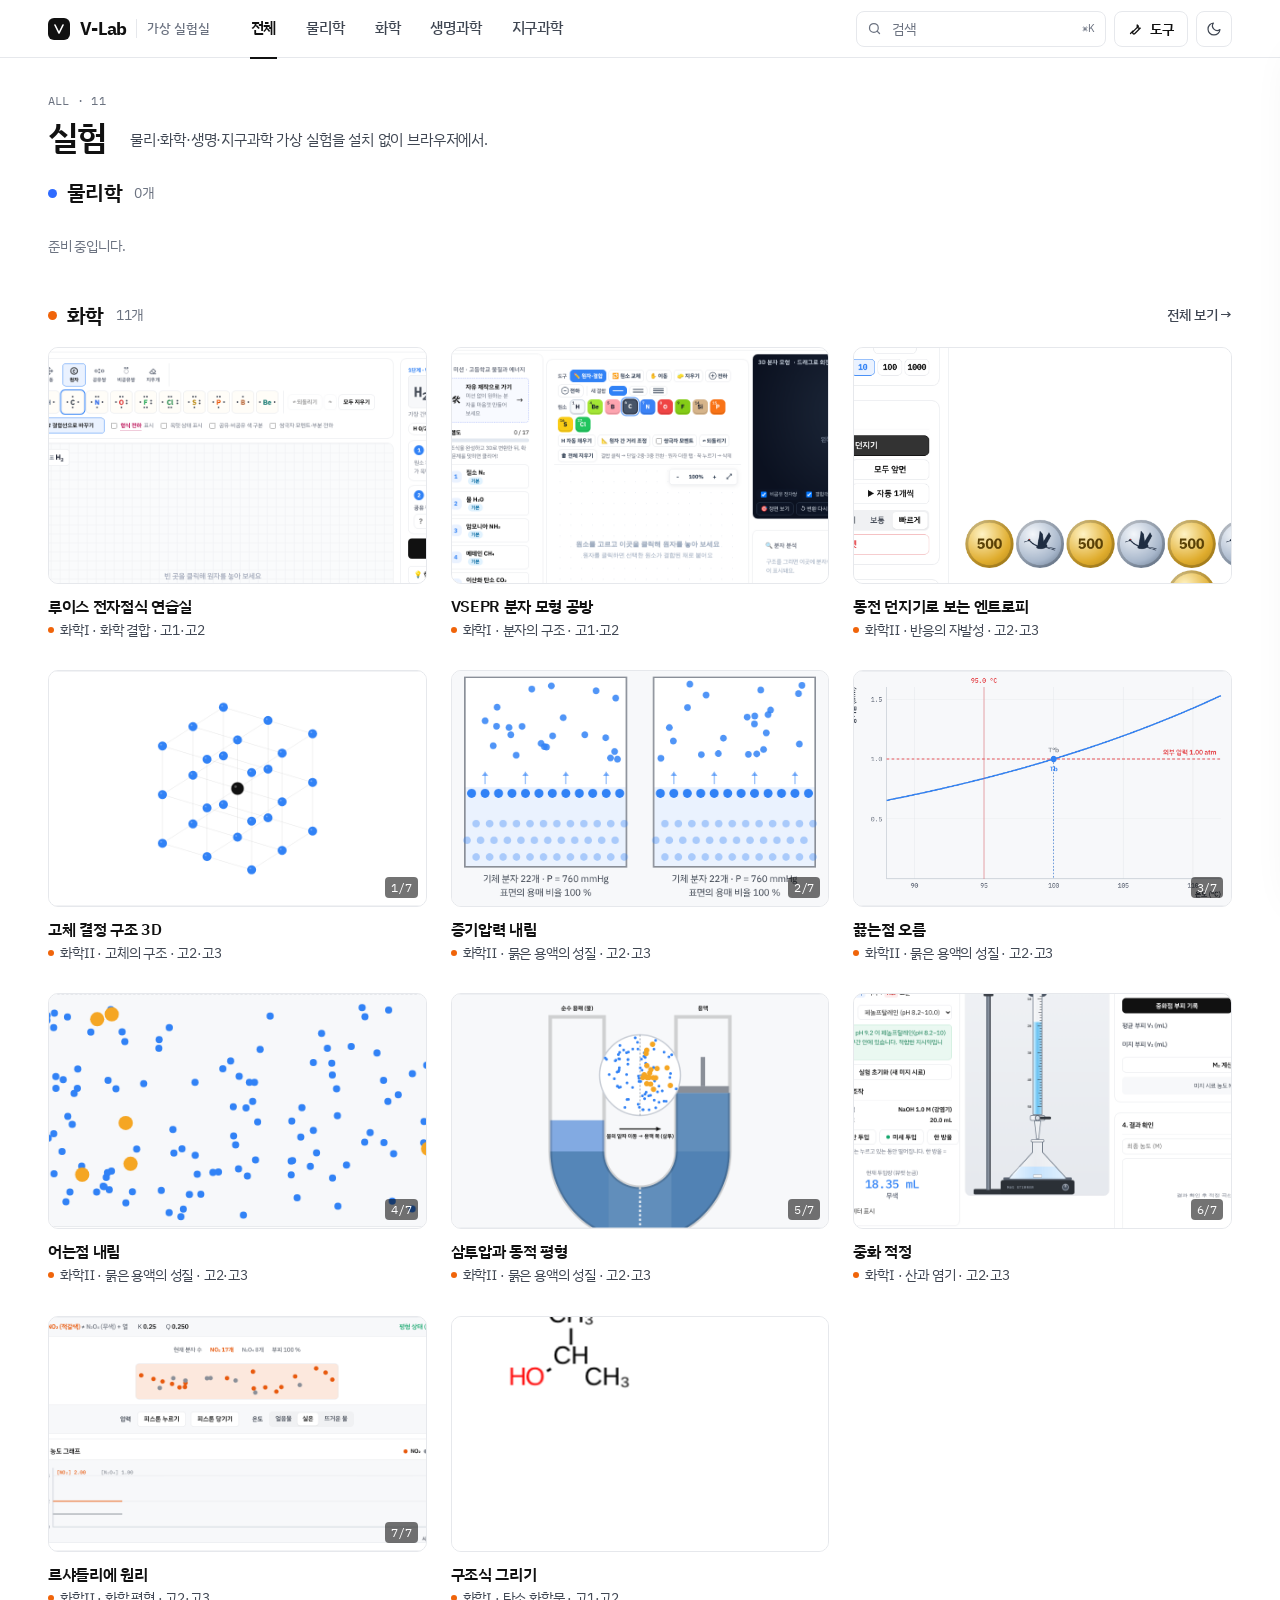
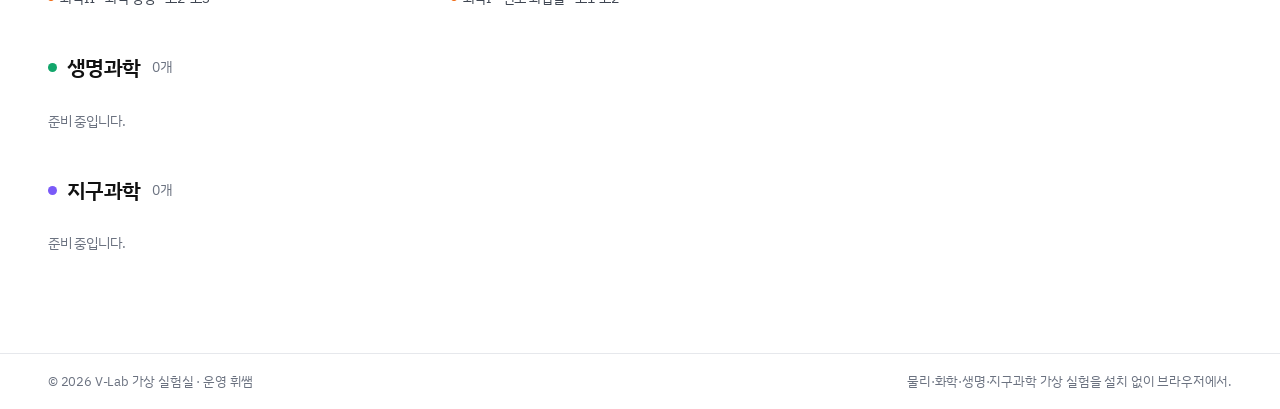
<file: index.html>
<!DOCTYPE html>
<html lang="ko">
<head>
  <meta charset="UTF-8">
  <meta name="viewport" content="width=device-width, initial-scale=1">
  <title>V-Lab · 가상 실험실</title>
  <meta name="description" content="물리·화학·생명·지구과학 가상 실험을 브라우저에서 바로 실행합니다.">
  <link rel="icon" href="data:image/svg+xml,%3Csvg xmlns='http://www.w3.org/2000/svg' viewBox='0 0 24 24'%3E%3Crect width='24' height='24' rx='6' fill='%23111'/%3E%3Cpath d='M6 6l6 12 6-12' fill='none' stroke='%23fff' stroke-width='2.6' stroke-linecap='round' stroke-linejoin='round'/%3E%3C/svg%3E">
  <link rel="stylesheet" href="assets/css/site.css">
  <script src="data/labs.js"></script>
  <script src="assets/js/site.js"></script>
  <script src="data/reference/chemistry.js"></script>
  <script src="data/reference/physics.js"></script>
  <script src="data/reference/biology.js"></script>
  <script src="data/reference/earth.js"></script>
  <script src="assets/js/tools.js"></script>
</head>
<body>
  <div id="hdr"></div>
  <main class="page"><div class="wrap" id="view"></div></main>
  <div id="ftr"></div>

  <script>
    (function () {
      const { D, SUBJ, esc, items, card, match, recent } = VL;
      const view = document.getElementById("view");
      const state = { grade: "", unit: "", sort: "latest", q: "" };

      function route() {
        const h = location.hash.replace(/^#\/?/, "");
        if (h.startsWith("s/")) return { kind: "subject", id: h.slice(2) };
        if (h === "recent") return { kind: "recent" };
        return { kind: "all" };
      }

      function render() {
        const r = route();
        const subj = r.kind === "subject" ? SUBJ[r.id] : null;
        const active = r.kind === "subject" ? r.id : (r.kind === "all" ? "all" : "");
        document.getElementById("hdr").innerHTML = VL.header(active);
        document.getElementById("ftr").innerHTML = VL.footer();
        VL.bindHeader();
        const q = document.getElementById("q");
        q.value = state.q;
        q.addEventListener("input", () => { state.q = q.value; paint(); });
        view.dataset.kind = r.kind;

        /* 홈: 과목별로 묶어서 보여줌 ------------------------------------- */
        if (r.kind === "all") {
          const all = items();
          view.innerHTML = `
            <div class="hd">
              <div><div class="eb mono">ALL · ${all.length}</div><h1>실험</h1></div>
              <p>${esc(D.site.tagline || "")}</p>
            </div>
            <div id="sections"></div>`;
          view._pool = all;
          paint();
          return;
        }

        /* 과목 / 최근: 필터가 있는 단일 그리드 ------------------------------ */
        let title, eyebrow, desc, pool;
        if (r.kind === "subject" && subj) {
          pool = items(subj.id); title = subj.name; eyebrow = `${subj.id.toUpperCase()} · ${pool.length}`; desc = subj.desc;
        } else {
          pool = recent.list(); title = "최근 본 실험"; eyebrow = `RECENT · ${pool.length}`; desc = "이 브라우저에서 최근에 연 실험입니다.";
        }
        const units = [...new Set(pool.map(it => it.unit).filter(Boolean))];
        state.unit = units.includes(state.unit) ? state.unit : "";
        view.innerHTML = `
          <div class="hd">
            <div><div class="eb mono">${esc(eyebrow)}</div><h1>${esc(title)}</h1></div>
            <p>${esc(desc)}</p>
            <div class="f">
              <div class="seg" id="grade">${["", "고1", "고2", "고3"].map(g => `<button data-g="${g}" class="${state.grade === g ? "on" : ""}">${g || "전체"}</button>`).join("")}</div>
              <select class="sel" id="unit"><option value="">단원 · 전체</option>${units.map(u => `<option value="${esc(u)}" ${state.unit === u ? "selected" : ""}>${esc(u)}</option>`).join("")}</select>
              <select class="sel" id="sort"><option value="latest" ${state.sort === "latest" ? "selected" : ""}>최신순</option><option value="name" ${state.sort === "name" ? "selected" : ""}>이름순</option><option value="featured" ${state.sort === "featured" ? "selected" : ""}>추천순</option></select>
            </div>
          </div>
          <div class="grid" id="grid"></div>`;
        document.querySelectorAll("#grade button").forEach(b => b.addEventListener("click", () => { state.grade = b.dataset.g; document.querySelectorAll("#grade button").forEach(x => x.classList.toggle("on", x === b)); paint(); }));
        document.getElementById("unit").addEventListener("change", e => { state.unit = e.target.value; paint(); });
        document.getElementById("sort").addEventListener("change", e => { state.sort = e.target.value; paint(); });
        view._pool = pool;
        paint();
      }

      function sortList(list) {
        if (state.sort === "name") list.sort((a, b) => a.title.localeCompare(b.title, "ko"));
        else if (state.sort === "featured") list.sort((a, b) => (b.featured - a.featured) || b.added.localeCompare(a.added) || a.order - b.order || (a.exp ?? 0) - (b.exp ?? 0));
        else list.sort((a, b) => b.added.localeCompare(a.added) || a.order - b.order || (a.exp ?? 0) - (b.exp ?? 0));   // 같은 날짜면 등록부 순서, 한 파일의 실험은 함께
        return list;
      }

      function paint() {
        if (view.dataset.kind === "all") {
          const box = document.getElementById("sections");
          const hit = view._pool.filter(it => match(it, state.q));
          const html = D.subjects.map(s => {
            const list = sortList(hit.filter(it => it.subject === s.id));
            if (state.q && !list.length) return "";                       // 검색 중에는 결과 없는 과목 숨김
            const body = list.length ? `<div class="grid">${list.map(card).join("")}</div>`
              : `<div class="none">준비 중입니다.</div>`;
            return `<section class="sec" data-subject="${esc(s.id)}">
              <div class="sec-hd"><h2><i></i>${esc(s.name)}</h2><span class="n">${list.length}개</span>${list.length ? `<a class="more" href="#/s/${esc(s.id)}">전체 보기 →</a>` : ""}</div>
              ${body}</section>`;
          }).join("");
          box.innerHTML = html || `<div class="empty"><b>검색 결과가 없습니다</b>다른 키워드로 찾아보세요.</div>`;
          return;
        }
        const grid = document.getElementById("grid");
        let list = view._pool.filter(it => (!state.grade || (it.grade || []).includes(state.grade)) && (!state.unit || it.unit === state.unit) && match(it, state.q));
        if (view.dataset.kind !== "recent") sortList(list);
        if (!list.length) {
          grid.innerHTML = `<div class="empty" style="grid-column:1/-1"><b>${state.q ? "검색 결과가 없습니다" : "준비 중입니다"}</b>${state.q ? "다른 키워드로 찾아보세요." : "실험이 등록되면 여기에 표시됩니다."}</div>`;
          return;
        }
        grid.innerHTML = list.map(card).join("");
      }

      window.addEventListener("hashchange", render);
      render();
    })();
  </script>
</body>
</html>
</file>
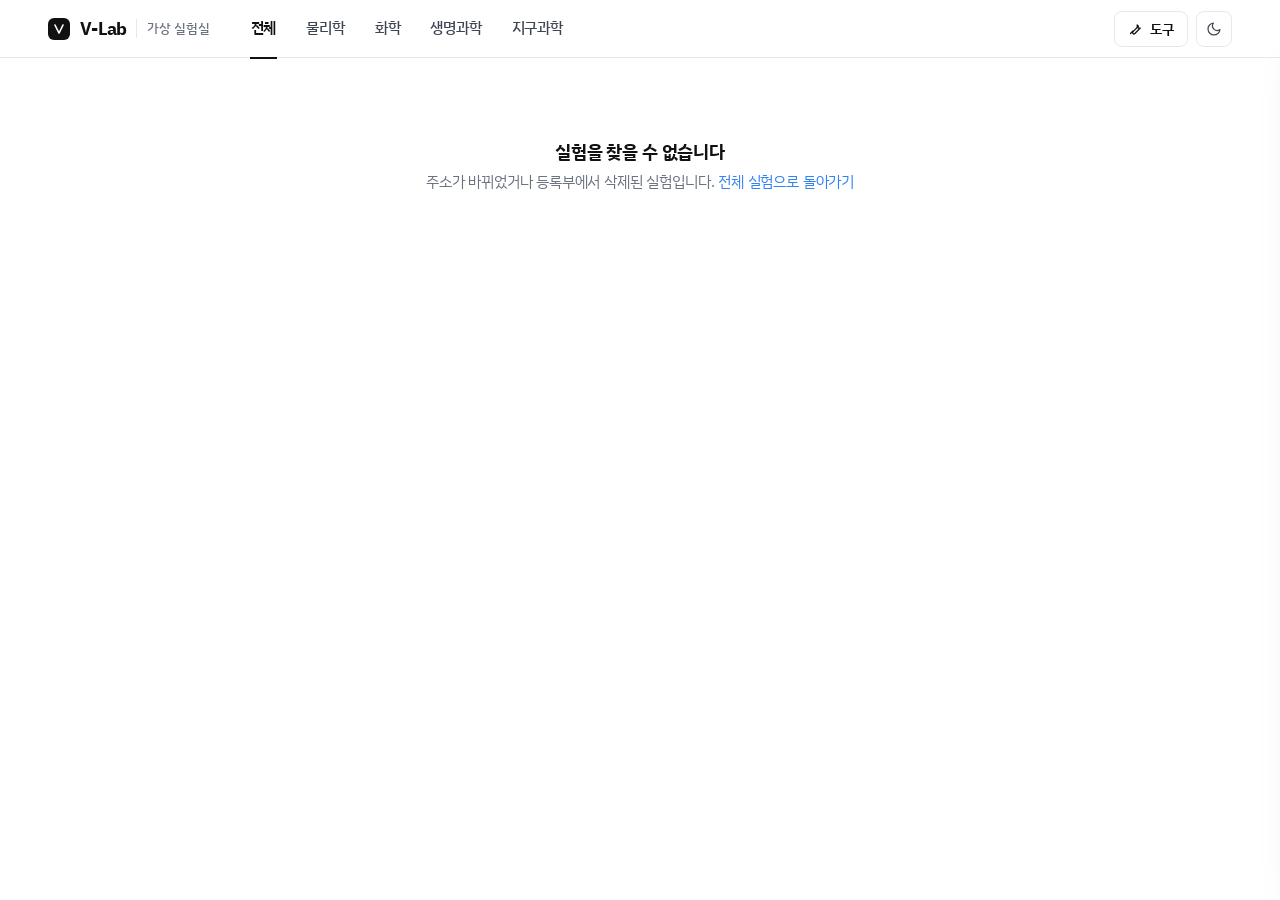
<file: lab.html>
<!DOCTYPE html>
<html lang="ko">
<head>
  <meta charset="UTF-8">
  <meta name="viewport" content="width=device-width, initial-scale=1">
  <title>실험 · V-Lab</title>
  <link rel="icon" href="data:image/svg+xml,%3Csvg xmlns='http://www.w3.org/2000/svg' viewBox='0 0 24 24'%3E%3Crect width='24' height='24' rx='6' fill='%23111'/%3E%3Cpath d='M6 6l6 12 6-12' fill='none' stroke='%23fff' stroke-width='2.6' stroke-linecap='round' stroke-linejoin='round'/%3E%3C/svg%3E">
  <link rel="stylesheet" href="assets/css/site.css">
  <script src="data/labs.js"></script>
  <script src="assets/js/site.js"></script>
  <script src="data/reference/chemistry.js"></script>
  <script src="data/reference/physics.js"></script>
  <script src="data/reference/biology.js"></script>
  <script src="data/reference/earth.js"></script>
  <script src="assets/js/tools.js"></script>
  <style>
    .fs-exit { position: fixed; right: 14px; top: 14px; z-index: 30; display: none; }
    body.fs .fs-exit { display: inline-flex; opacity: .35; }
    body.fs .fs-exit:hover { opacity: 1; }
  </style>
</head>
<body class="viewer">
  <div id="hdr"></div>
  <div id="app" style="display:contents"></div>
  <button class="ic fs-exit" id="fsExit" title="전체화면 종료"></button>

  <script>
    (function () {
      const { D, SUBJ, I, esc, items, recent, url } = VL;
      const p = new URLSearchParams(location.search);
      const lab = D.labs.find(l => l.id === p.get("id"));
      const app = document.getElementById("app");

      if (!lab) {
        document.getElementById("hdr").innerHTML = VL.header("all", { search: false });
        VL.bindHeader();
        app.innerHTML = `<div class="notfound"><b>실험을 찾을 수 없습니다</b>주소가 바뀌었거나 등록부에서 삭제된 실험입니다. <a href="index.html#/" style="color:var(--accent)">전체 실험으로 돌아가기</a></div>`;
        return;
      }

      const subj = SUBJ[lab.subject] || {};
      const exps = lab.experiments || [];
      const all = items(lab.subject);                       // 같은 과목의 모든 실험 (파일이 달라도 한 줄에 함께 표시)
      let cur = exps.length ? Math.min(Math.max(parseInt(p.get("exp") || "0", 10) || 0, 0), exps.length - 1) : null;
      const key = () => lab.id + (cur != null ? ":" + cur : "");
      const hashFor = i => (i != null ? `exp=${i}&embed` : "embed");
      const standaloneUrl = () => lab.file + (cur != null ? `#exp=${cur}` : "");

      document.getElementById("hdr").innerHTML = VL.header(lab.subject, { search: false });
      VL.bindHeader();

      app.innerHTML = `
        <div class="sub" data-subject="${esc(lab.subject)}">
          <div class="bc"><a href="index.html#/s/${esc(lab.subject)}">${I.back}<i></i>${esc(subj.name || "")}</a><em>/</em><span id="labTitle">${esc(lab.title)}</span></div>
          <div class="etabs" id="etabs">${all.map((it, k) => {
            const mine = it.lab.id === lab.id, n = "";                     // 과목 전체를 한 줄에 보이므로 번호는 붙이지 않음
            const sep = k > 0 && all[k - 1].lab.id !== it.lab.id ? `<i class="sep" title="${esc(it.lab.title)}"></i>` : "";
            return `${sep}<button data-key="${esc(it.key)}" data-lab="${esc(it.lab.id)}" data-i="${it.exp != null ? it.exp : ""}" class="${mine && it.exp === cur ? "on" : ""}" title="${esc(it.lab.title)}${it.lab.author ? " · " + esc(it.lab.author) : ""}">${n}${esc(it.title)}</button>`;
          }).join("")}</div>
          <div class="r">
            <button class="ic hide-sm" id="btnInfo" title="실험 정보">${I.info}</button>
            <button class="ic" id="btnFull" title="전체화면">${I.full}</button>
            <a class="ic hide-sm" id="btnExt" href="${esc(standaloneUrl())}" target="_blank" rel="noopener" title="새 창에서 열기">${I.ext}</a>
          </div>
        </div>
        <div class="frame">
          <div class="loading" id="loading">불러오는 중…</div>
          <iframe id="fr" src="${esc(lab.file)}#${hashFor(cur)}" title="${esc(lab.title)}" allow="fullscreen"></iframe>
          <aside class="info" id="info">
            <div style="display:flex;justify-content:space-between;align-items:center;margin-bottom:10px;"><span class="mono" style="font-size:11px;color:var(--muted)">${esc(lab.subject.toUpperCase())}</span><button class="ic" id="btnInfoClose" style="width:28px;height:28px">${I.close}</button></div>
            <h2>${esc(lab.title)}</h2>
            <p>${esc(lab.summary || "")}</p>
            <dl>
              ${lab.unit ? `<dt>단원</dt><dd>${esc(lab.unit)}</dd>` : ""}
              ${(lab.grade || []).length ? `<dt>대상</dt><dd>${esc(lab.grade.join(" · "))}</dd>` : ""}
              ${lab.author ? `<dt>제작</dt><dd>${esc(lab.author)}${lab.added ? ` · ${esc(lab.added)}` : ""}</dd>` : ""}
            </dl>
            ${exps.length ? `<div class="list" id="ilist">${exps.map((e, i) => `<button data-i="${i}" class="${i === cur ? "on" : ""}">${esc(e.title)}</button>`).join("")}</div>` : ""}
            ${(lab.tags || []).length ? `<div class="tags">${lab.tags.map(t => `<span>${esc(t)}</span>`).join("")}</div>` : ""}
            <a class="open-new" href="${esc(standaloneUrl())}" target="_blank" rel="noopener">실험 파일만 새 창에서 열기 ↗</a>
          </aside>
        </div>`;

      const fr = document.getElementById("fr");
      fr.addEventListener("load", () => document.getElementById("loading").classList.add("hide"));
      setTimeout(() => document.getElementById("loading").classList.add("hide"), 4000);

      function select(i) {
        cur = i;
        try { fr.contentWindow.location.hash = hashFor(i); } catch (e) { fr.src = lab.file + "#" + hashFor(i); }
        document.querySelectorAll("#etabs button").forEach(b => b.classList.toggle("on", b.dataset.lab === lab.id && +b.dataset.i === i));
        document.querySelectorAll("#ilist button").forEach(b => b.classList.toggle("on", +b.dataset.i === i));
        const u = new URL(location.href); u.searchParams.set("exp", i); history.replaceState(null, "", u);
        document.getElementById("btnExt").href = standaloneUrl();
        document.querySelector(".open-new").href = standaloneUrl();
        document.title = `${exps[i].title} · ${lab.title} · V-Lab`;
        recent.push(key());
        const tab = document.querySelector(`#etabs button.on`); if (tab) tab.scrollIntoView({ block: "nearest", inline: "nearest" });
      }
      document.querySelectorAll("#etabs button").forEach(b => b.addEventListener("click", () => {
        if (b.dataset.lab === lab.id) { if (cur != null) select(+b.dataset.i); }
        else { const it = all.find(x => x.key === b.dataset.key); if (it) location.href = url(it); }   // 다른 파일의 실험이면 그 파일로 이동
      }));
      document.querySelectorAll("#ilist button").forEach(b => b.addEventListener("click", () => select(+b.dataset.i)));
      document.title = (cur != null ? exps[cur].title + " · " : "") + lab.title + " · V-Lab";
      recent.push(key());
      { const t = document.querySelector("#etabs button.on"); if (t) t.scrollIntoView({ inline: "nearest" }); }

      // 정보 패널
      const info = document.getElementById("info");
      const toggleInfo = () => { info.classList.toggle("open"); document.getElementById("btnInfo").classList.toggle("on", info.classList.contains("open")); };
      document.getElementById("btnInfo").addEventListener("click", toggleInfo);
      document.getElementById("btnInfoClose").addEventListener("click", toggleInfo);

      // 전체화면: 상단 바 숨김 + 가능하면 브라우저 전체화면
      const fsExit = document.getElementById("fsExit"); fsExit.innerHTML = I.close;
      function setFs(on) {
        document.body.classList.toggle("fs", on);
        if (on && document.documentElement.requestFullscreen && !document.fullscreenElement) document.documentElement.requestFullscreen().catch(() => { });
        if (!on && document.fullscreenElement) document.exitFullscreen().catch(() => { });
      }
      document.getElementById("btnFull").addEventListener("click", () => setFs(!document.body.classList.contains("fs")));
      fsExit.addEventListener("click", () => setFs(false));
      document.addEventListener("fullscreenchange", () => { if (!document.fullscreenElement) document.body.classList.remove("fs"); });
      window.addEventListener("keydown", e => { if (e.key === "Escape" && document.body.classList.contains("fs")) setFs(false); });
    })();
  </script>
</body>
</html>
</file>
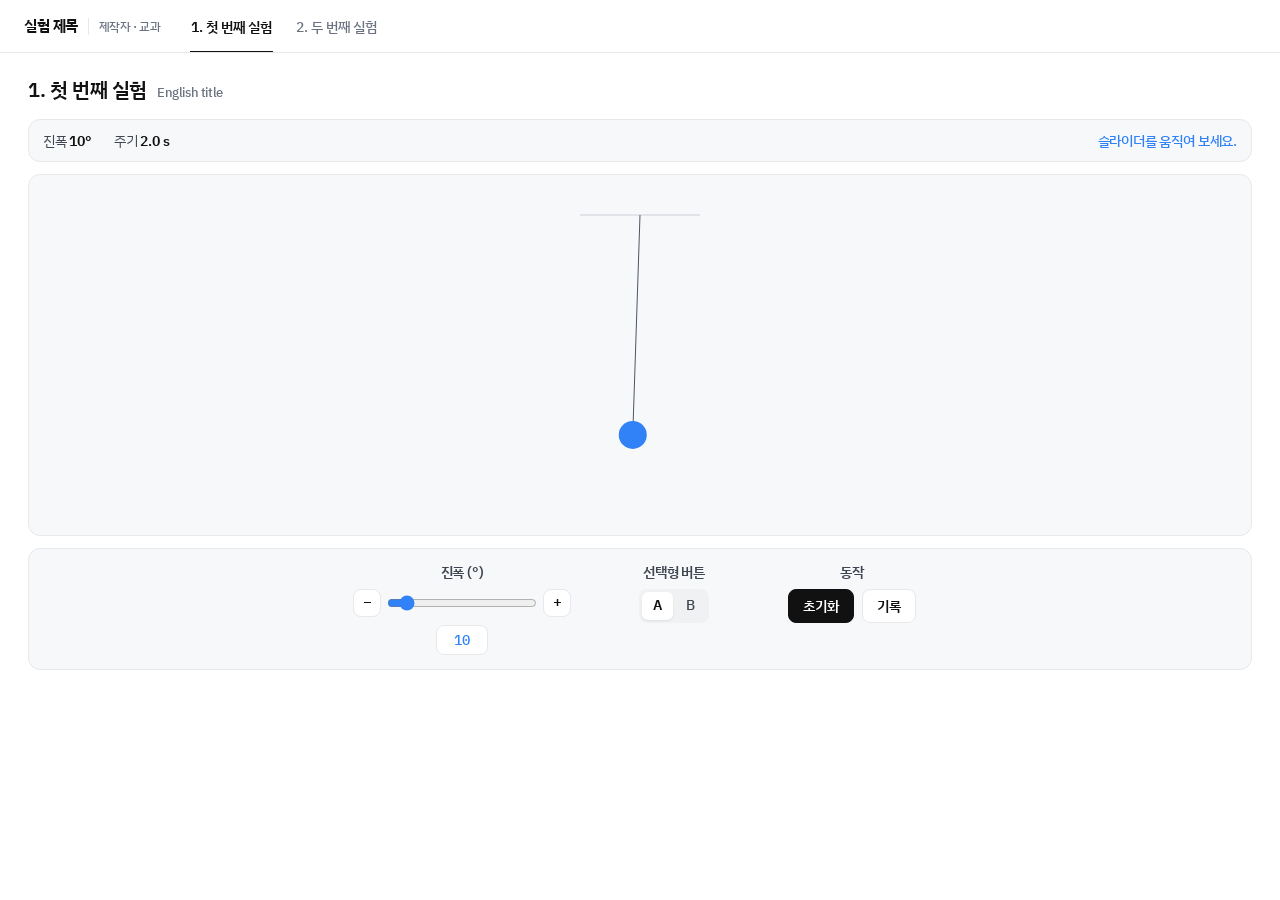
<file: templates/lab-template.html>
<!DOCTYPE html>
<html lang="ko">
<head>
    <meta charset="UTF-8">
    <meta name="viewport" content="width=device-width, initial-scale=1">
    <title>실험 제목 · V-Lab</title>

    <!-- ① V-Lab 공용 테마: 이 한 줄로 글꼴·색·버튼·패널이 사이트와 통일됩니다.
         파일 위치가 labs/과목/ 이면 경로는 ../../assets/css/lab-theme.css 입니다. -->
    <link rel="stylesheet" href="../assets/css/lab-theme.css">

    <style>
        /* ② 이 실험에만 필요한 스타일은 여기에 */
    </style>
</head>
<body>

    <!-- ③ 상단 헤더: V-Lab 뷰어 안에서 열리면(주소에 embed) 자동으로 숨겨집니다.
         실험이 하나뿐이면 <nav class="lab-tabs"> 를 지워도 됩니다. -->
    <header class="lab-header">
        <div class="inner">
            <div class="lab-brand">실험 제목<small>제작자 · 교과</small></div>
            <nav class="lab-tabs">
                <button class="active" onclick="switchTab(0)">1. 첫 번째 실험</button>
                <button onclick="switchTab(1)">2. 두 번째 실험</button>
            </nav>
        </div>
    </header>

    <main class="lab-main">
        <h1 class="lab-title" id="main-title">1. 첫 번째 실험 <small>English title</small></h1>

        <!-- ④ 실험 하나 = <section class="lab-page"> 하나. 보여줄 것에 .active -->
        <section class="lab-page active">
            <!-- 상태 표시줄: 라벨 + <b>값</b>, 오른쪽 메시지는 .msg -->
            <div class="status">
                <div>진폭 <b id="d-amp">10°</b></div>
                <div>주기 <b id="d-period">2.0 s</b></div>
                <div class="msg" id="d-msg">슬라이더를 움직여 보세요.</div>
            </div>

            <!-- 캔버스 바탕 -->
            <div class="canvas-wrap">
                <canvas id="cvs" height="360"></canvas>
            </div>

            <!-- 조작부: .control 안에 라벨 + .slider([-] range [+]) + .value -->
            <div class="controls">
                <div class="control">
                    <label>진폭 (°)</label>
                    <div class="slider">
                        <button class="btn btn-icon" onclick="adjustSlider('c-amp', -1)">−</button>
                        <input type="range" id="c-amp" min="5" max="60" step="1" value="10">
                        <button class="btn btn-icon" onclick="adjustSlider('c-amp', 1)">+</button>
                    </div>
                    <div class="value" id="c-amp-val">10</div>
                </div>
                <div class="control">
                    <label>선택형 버튼</label>
                    <div class="seg" id="grp-mode">
                        <button class="selected" onclick="selectIn('grp-mode', this)">A</button>
                        <button onclick="selectIn('grp-mode', this)">B</button>
                    </div>
                </div>
                <div class="control">
                    <label>동작</label>
                    <div class="row">
                        <button class="btn btn-primary" onclick="reset()">초기화</button>
                        <button class="btn">기록</button>
                    </div>
                </div>
            </div>
        </section>

        <section class="lab-page">
            <div class="grid-2">
                <div class="panel"><h3>패널 제목</h3><p class="muted">2열 레이아웃 예시입니다. 모바일에서는 1열이 됩니다.</p></div>
                <div class="panel"><h3>입력 예시</h3>
                    <div class="field"><label>값 (M)</label><input type="number" class="narrow" value="1.0"></div>
                    <div class="field"><label>선택</label><select><option>항목 1</option><option>항목 2</option></select></div>
                    <div class="note note-ok" style="margin-top:10px;">안내 메시지는 alert 대신 .note 로 표시합니다.</div>
                </div>
            </div>
        </section>
    </main>

    <script>
        // ⑤ 실험 전환 ------------------------------------------------------------
        const titles = [["첫 번째 실험", "English title"], ["두 번째 실험", "Second"]];
        let activeTab = 0;
        function switchTab(i) {
            activeTab = i;
            document.querySelectorAll('.lab-tabs button').forEach((b, k) => b.classList.toggle('active', k === i));
            document.querySelectorAll('.lab-page').forEach((p, k) => p.classList.toggle('active', k === i));
            document.getElementById('main-title').innerHTML = `${i + 1}. ${titles[i][0]} <small>${titles[i][1]}</small>`;
        }

        // ⑥ 공통 도우미 ----------------------------------------------------------
        function adjustSlider(id, dir) {            // [-] [+] 버튼으로 슬라이더 미세 조절
            const s = document.getElementById(id), step = parseFloat(s.step) || 1;
            let v = Math.round((parseFloat(s.value) + dir * step) * 10000) / 10000;
            s.value = Math.min(parseFloat(s.max), Math.max(parseFloat(s.min), v));
            s.dispatchEvent(new Event('input'));
        }
        function selectIn(groupId, btn) {           // .seg 안에서 하나만 선택
            document.querySelectorAll('#' + groupId + ' button').forEach(b => b.classList.toggle('selected', b === btn));
        }
        function reset() { document.getElementById('c-amp').value = 10; }

        // ⑦ 그리기: 루프는 하나만 돌리고, 보이는 실험만 그립니다. ---------------------
        const cvs = document.getElementById('cvs'), ctx = cvs.getContext('2d');
        function draw() {
            cvs.width = cvs.parentElement.clientWidth;            // 폭을 부모에 맞춤 (반응형)
            const amp = parseFloat(document.getElementById('c-amp').value);
            document.getElementById('c-amp-val').textContent = amp;
            document.getElementById('d-amp').textContent = amp + '°';
            ctx.clearRect(0, 0, cvs.width, cvs.height);
            const t = performance.now() / 1000, cx = cvs.width / 2, L = 220;
            const th = amp * Math.PI / 180 * Math.cos(t * 2);
            ctx.strokeStyle = '#C9CED6'; ctx.beginPath(); ctx.moveTo(cx - 60, 40); ctx.lineTo(cx + 60, 40); ctx.stroke();
            ctx.strokeStyle = '#4B5563'; ctx.beginPath(); ctx.moveTo(cx, 40); ctx.lineTo(cx + L * Math.sin(th), 40 + L * Math.cos(th)); ctx.stroke();
            ctx.fillStyle = '#3182F6'; ctx.beginPath(); ctx.arc(cx + L * Math.sin(th), 40 + L * Math.cos(th), 14, 0, Math.PI * 2); ctx.fill();
        }
        function tick() { if (activeTab === 0) draw(); requestAnimationFrame(tick); }
        requestAnimationFrame(tick);

        // ⑧ V-Lab 연동 (그대로 두세요) ------------------------------------------------
        // 주소 해시 #exp=1 로 특정 실험을 바로 열고, embed 가 있으면 자체 헤더를 숨깁니다.
        function applyHashTab() {
            if (/embed/.test(location.hash)) document.body.classList.add('vlab-embed');
            const m = location.hash.match(/exp=(\d+)/);
            if (m) { const i = parseInt(m[1], 10); if (i >= 0 && i < titles.length) switchTab(i); }
        }
        window.addEventListener('hashchange', applyHashTab);
        applyHashTab();
    </script>
</body>
</html>
</file>
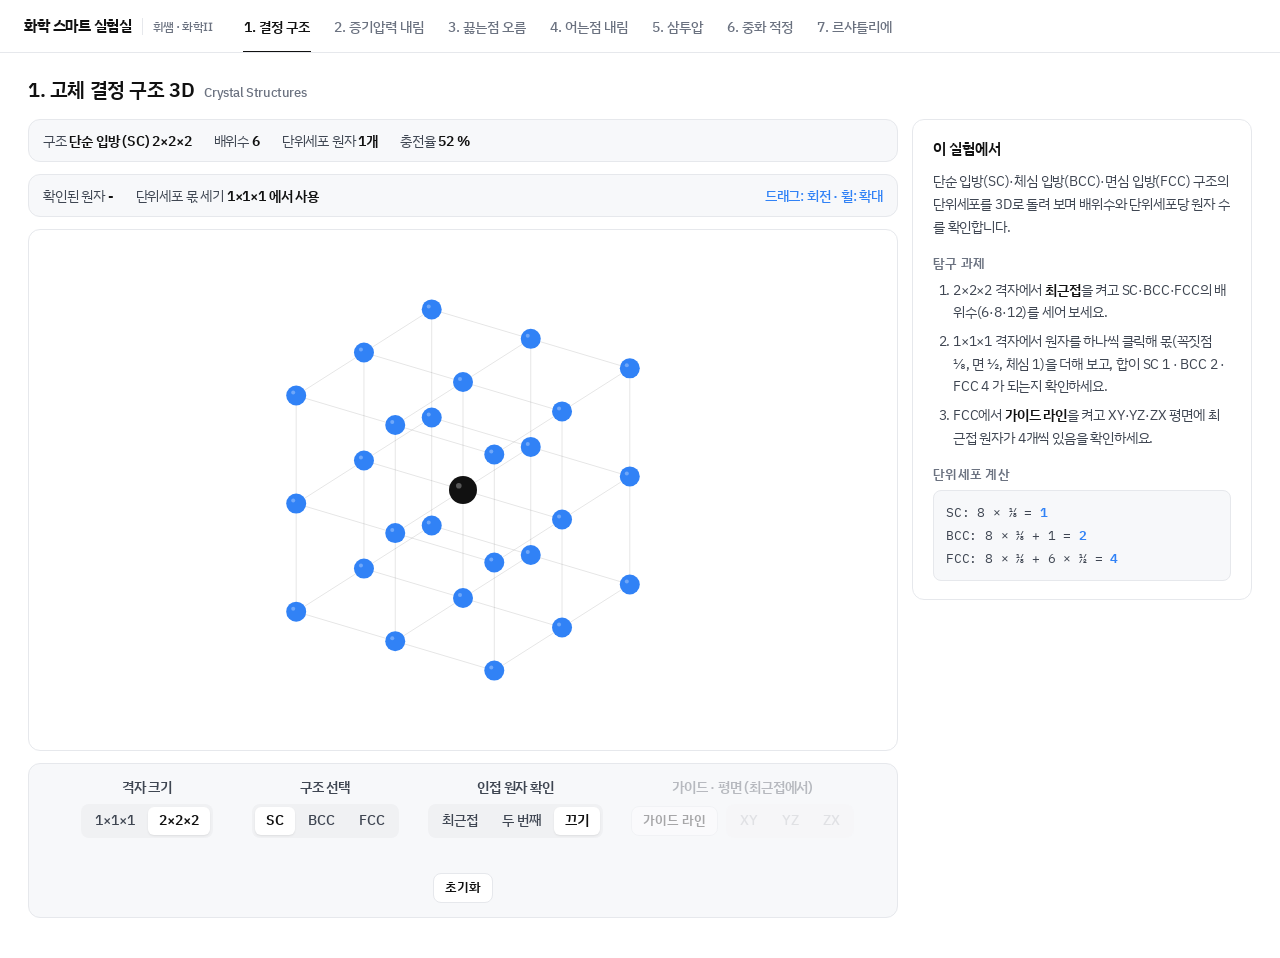
<file: labs/chemistry/chem-smart-lab.html>
<!DOCTYPE html>
<html lang="ko">
<head>
    <meta charset="UTF-8">
    <meta name="viewport" content="width=device-width, initial-scale=1">
    <title>화학 스마트 실험실 · V-Lab</title>
    <!-- V-Lab 공용 실험 테마: 글꼴·색·버튼·패널 통일 -->
    <link rel="stylesheet" href="../../assets/css/lab-theme.css">
    <style>
        /* ---------- 이 실험 파일 전용 스타일 (공용 테마 위에 얹음) ---------- */
        #cvs4 { touch-action: none; }

        /* 중화 적정: 조작(좌) · 장치(중앙) · 계산/결과(우) 3열 */
        .e5-layout { display: grid; grid-template-columns: 300px 320px minmax(0, 1fr) 340px; gap: 12px; align-items: start; }
        .e5-visual {
            position: relative; width: 320px; height: 560px; background: linear-gradient(180deg, #F1F3F6, #E6E9EE);
            border: 1px solid var(--line); border-radius: var(--radius); overflow: hidden;
        }
        .e5-visual svg { display: block; }
        #e5_cockBtn { transform-box: view-box; transform-origin: 160px 385.5px; transition: transform .25s ease; }
        #e5_drop { opacity: 0; transform-box: fill-box; transform-origin: center; }
        #e5_drop.falling { animation: e5-dropAnim 0.3s linear infinite; }
        @keyframes e5-dropAnim { 0% { transform: translateY(0) scale(.6); opacity: 1; } 15% { transform: translateY(2px) scale(1); } 85% { transform: translateY(62px) scale(1); opacity: 1; } 100% { transform: translateY(68px) scale(.4); opacity: 0; } }
        #e5_fLiq { transition: fill .3s ease, y .1s linear, height .1s linear; }
        #e5_bLiq, #e5_bMen { transition: y .1s linear, height .1s linear, cy .1s linear; }
        #e5_stir { transform-box: fill-box; transform-origin: center; animation: e5-spin .55s linear infinite; }
        @keyframes e5-spin { 0% { transform: scaleX(1); } 50% { transform: scaleX(.12); } 100% { transform: scaleX(1); } }
        .e5-drip { flex: 1; }
        .e5-drip .dot { background: #35B6FF; }
        .e5-drip.slow .dot { background: #12A66B; }
        .e5-drip.once { flex: .8; }
        #cvs5 { width: 100%; height: 170px; margin-top: 10px; border: 1px solid var(--line); border-radius: var(--radius-sm); }
        .e5-result { text-align: center; padding: 8px; margin-top: 10px; border-radius: var(--radius-sm); background: var(--panel-2); font-size: 13px; color: var(--text-2); }
        .e5-result b { font-family: var(--mono); color: var(--accent); font-size: 15px; }

        .is-off { opacity: .35; pointer-events: none; }
        .vp-grid { display: grid; grid-template-columns: 1.15fr 1fr; gap: 12px; margin-bottom: 12px; }
        .bp-grid { display: grid; grid-template-columns: minmax(0, 1fr) 230px; gap: 12px; margin-bottom: 12px; }
        .vp-grid .canvas-wrap, .bp-grid .canvas-wrap { margin-bottom: 0; }
        @media (max-width: 900px) { .vp-grid, .bp-grid { grid-template-columns: 1fr; } }
        .e5-trials table { width: 100%; border-collapse: collapse; font-size: 13.5px; margin-bottom: 8px; }
        .e5-trials th, .e5-trials td { padding: 5px 6px; border-bottom: 1px solid var(--line-2); text-align: left; font-weight: 500; }
        .e5-trials th { color: var(--muted); font-size: 12px; }
        .e5-trials .x { color: var(--muted); cursor: pointer; text-align: right; }
        .e5-trials .x:hover { color: var(--err); }

        /* 르샤틀리에 */
        .e6-panel { display: none; position: relative; }
        .e6-panel.active { display: flex; flex-direction: column; gap: 12px; animation: lab-fade .25s; }
        .e6-syringe-box { position: relative; width: 450px; max-width: 100%; height: 80px; margin: 0 auto; border: 1px solid var(--line); border-radius: var(--radius-sm); overflow: hidden; background: #fff; }
        #cvs6-syringe { position: absolute; left: 0; top: 0; width: 100%; height: 100%; z-index: 1; }
        .e6-plunger { position: absolute; height: 100%; width: 100%; background: rgba(200, 205, 212, 0.85); right: 0; top: 0; border-left: 8px solid #3B4048; transition: transform 0.1s linear; z-index: 2; }
        .e6-count { display: flex; justify-content: center; gap: 18px; font-size: 13px; color: var(--text-2); padding: 8px; }
        .e6-count b { font-weight: 600; }
        #e6-toast { position: fixed; top: 16px; left: 50%; transform: translateX(-50%); background: var(--text); color: #fff; padding: 7px 14px; border-radius: 8px; font-size: 12.5px; z-index: 100; opacity: 0; transition: .4s; pointer-events: none; }
        .e6-species { display: flex; flex-direction: column; align-items: center; gap: 6px; }
        .e6-species .row { gap: 6px; }
        .e6-species .legend { color: var(--text-2); }

        @media (max-width: 1500px) {
            .e5-layout { grid-template-columns: 300px 320px minmax(0, 1fr); }
            .e5-guide { grid-column: 1 / -1; position: static; }
        }
        @media (max-width: 1080px) {
            .e5-layout { grid-template-columns: minmax(0, 1fr) 320px; }
            .e5-visual { justify-self: center; }
            .e5-calc { grid-column: 1 / -1; display: grid; grid-template-columns: 1fr 1fr; gap: 12px; }
        }
        @media (max-width: 760px) {
            .e5-layout { grid-template-columns: 1fr; }
            .e5-visual { justify-self: center; max-width: 100%; }
            .e5-calc { grid-template-columns: 1fr; }
        }
    </style>
</head>
<body>
    <header class="lab-header">
        <div class="inner">
            <div class="lab-brand">화학 스마트 실험실<small>휘쌤 · 화학Ⅱ</small></div>
            <nav class="lab-tabs">
                <button class="active" onclick="switchTab(0)">1. 결정 구조</button>
                <button onclick="switchTab(1)">2. 증기압력 내림</button>
                <button onclick="switchTab(2)">3. 끓는점 오름</button>
                <button onclick="switchTab(3)">4. 어는점 내림</button>
                <button onclick="switchTab(4)">5. 삼투압</button>
                <button onclick="switchTab(5)">6. 중화 적정</button>
                <button onclick="switchTab(6)">7. 르샤틀리에</button>
            </nav>
        </div>
    </header>

    <main class="lab-main">
        <h1 class="lab-title" id="main-title">실험 제목</h1>

        <!-- 1. 고체 결정 구조 3D -->
        <section class="lab-page active" id="exp4"><div class="lab-cols"><div class="lab-work">
            <div class="status">
                <div>구조 <b id="d4-type">단순 입방 (SC)</b></div>
                <div>배위수 <b id="d4-cn">6</b></div>
                <div>단위세포 원자 <b id="d4-n">1개</b></div>
                <div>충전율 <b id="d4-pack">52 %</b></div>
            </div>
            <div class="status"><div>확인된 원자 <b id="d4-coord">-</b></div><div>단위세포 몫 세기 <b id="d4-count">-</b></div><div class="msg" id="d4-msg">드래그: 회전 · 휠: 확대</div></div>
            <div class="canvas-wrap grab" style="background:#fff;">
                <canvas id="cvs4" height="520"></canvas>
            </div>
            <div class="controls">
                <div class="control">
                    <label>격자 크기</label>
                    <div class="seg" id="grp-size">
                        <button onclick="setCrystalSize(1, this)">1×1×1</button>
                        <button class="selected" onclick="setCrystalSize(2, this)">2×2×2</button>
                    </div>
                </div>
                <div class="control">
                    <label>구조 선택</label>
                    <div class="seg" id="grp-type">
                        <button class="selected" onclick="setCrystalType('sc', this)">SC</button>
                        <button onclick="setCrystalType('bcc', this)">BCC</button>
                        <button onclick="setCrystalType('fcc', this)">FCC</button>
                    </div>
                </div>
                <div class="control">
                    <label>인접 원자 확인</label>
                    <div class="seg" id="grp-mode">
                        <button class="red" onclick="highlightNeighbors(1, this)">최근접</button>
                        <button class="yellow" onclick="highlightNeighbors(2, this)">두 번째</button>
                        <button class="selected" onclick="highlightNeighbors(0, this)">끄기</button>
                    </div>
                </div>
                <div class="control is-off" id="guide-options">
                    <label>가이드 · 평면 (최근접에서)</label>
                    <div class="row" id="grp-guide">
                        <button id="btn-guide-all" class="btn btn-sm" onclick="toggleGuide(this)">가이드 라인</button>
                        <div class="seg is-off" id="fcc-planes">
                            <button onclick="setFCCPlane('xy', this)">XY</button>
                            <button onclick="setFCCPlane('yz', this)">YZ</button>
                            <button onclick="setFCCPlane('zx', this)">ZX</button>
                        </div>
                    </div>
                </div>
                <div class="control"><label>&nbsp;</label><button class="btn btn-sm" onclick="resetExp4()">초기화</button></div>
            </div>
        </div><aside class="lab-side"><div class="guide">
                <h3>이 실험에서</h3>
                <p>단순 입방(SC)·체심 입방(BCC)·면심 입방(FCC) 구조의 단위세포를 3D로 돌려 보며 배위수와 단위세포당 원자 수를 확인합니다.</p>
                <h4>탐구 과제</h4>
                <ol><li>2×2×2 격자에서 <b>최근접</b>을 켜고 SC·BCC·FCC의 배위수(6·8·12)를 세어 보세요.</li><li>1×1×1 격자에서 원자를 하나씩 클릭해 몫(꼭짓점 ⅛, 면 ½, 체심 1)을 더해 보고, 합이 SC 1 · BCC 2 · FCC 4 가 되는지 확인하세요.</li><li>FCC에서 <b>가이드 라인</b>을 켜고 XY·YZ·ZX 평면에 최근접 원자가 4개씩 있음을 확인하세요.</li></ol>
                <h4>단위세포 계산</h4><div class="formula">SC: 8 × ⅛ = <b>1</b><br>BCC: 8 × ⅛ + 1 = <b>2</b><br>FCC: 8 × ⅛ + 6 × ½ = <b>4</b></div>
            </div></aside></div></section>

        <!-- 2. 증기압력 내림 -->
        <section class="lab-page" id="exp0"><div class="lab-cols"><div class="lab-work">
            <div class="status">
                <div>순수 용매 증기압 P° <b id="d0-p0">760 mmHg</b></div>
                <div>용액 증기압 P<sub>용액</sub> <b id="d0-ps">760 mmHg</b></div>
                <div>증기압력 내림 ΔP <b id="d0-dp" style="color:#E5484D;">0 mmHg</b></div>
            </div>
            <div class="vp-grid">
                <div class="canvas-wrap"><canvas id="cvs0p" height="380"></canvas></div>
                <div class="canvas-wrap"><canvas id="cvs0" height="380"></canvas></div>
            </div>
            <div class="controls">
                <div class="control">
                    <label>용매 증기압 P° (mmHg)</label>
                    <div class="slider">
                        <button class="btn btn-icon" onclick="adjustSlider('c0-p0', -1)">−</button>
                        <input type="range" id="c0-p0" min="100" max="760" step="10" value="760">
                        <button class="btn btn-icon" onclick="adjustSlider('c0-p0', 1)">+</button>
                    </div>
                    <div class="value" id="c0-p0-val">760</div>
                </div>
                <div class="control">
                    <label>용질의 몰분율 x<sub>용질</sub></label>
                    <div class="slider">
                        <button class="btn btn-icon" onclick="adjustSlider('c0-xs', -1)">−</button>
                        <input type="range" id="c0-xs" min="0" max="0.6" step="0.01" value="0">
                        <button class="btn btn-icon" onclick="adjustSlider('c0-xs', 1)">+</button>
                    </div>
                    <div class="value" id="c0-xs-val">0.00</div>
                </div>
                <div class="control"><label>&nbsp;</label><button class="btn btn-sm" onclick="resetSliders(['c0-p0','c0-xs'])">초기화</button></div>
            </div>
        </div><aside class="lab-side"><div class="guide">
                <h3>이 실험에서</h3>
                <p>비휘발성 용질을 녹이면 용액의 증기압이 낮아집니다(라울 법칙). 용질의 몰분율에 비례해 증기압이 얼마나 내려가는지 봅니다.</p>
                <h4>탐구 과제</h4>
                <ol><li>몰분율을 0.20으로 올렸을 때 ΔP는 몇 mmHg인지 예측한 뒤 확인하세요.</li><li>P°를 절반으로 줄이면 같은 몰분율에서 ΔP는 어떻게 되나요?</li><li>용질 입자가 표면을 차지하면 증발이 왜 줄어드는지 입자 관점에서 설명해 보세요.</li></ol>
                <h4>현재 값으로 계산</h4><div class="formula" id="f0">—</div>
            </div></aside></div></section>

        <!-- 3. 끓는점 오름 -->
        <section class="lab-page" id="exp1"><div class="lab-cols"><div class="lab-work">
            <div class="status">
                <div>몰랄 농도 <b id="d1-m">0.0 m</b></div>
                <div>외부 압력 <b id="d1-pe">1.0 atm</b></div>
                <div>용액의 끓는점 <b id="d1-tb">100.00 °C</b></div>
                <div class="msg" id="d1-status">가열 중</div>
            </div>
            <div class="bp-grid">
                <div class="canvas-wrap"><canvas id="cvs1" height="420"></canvas></div>
                <div class="canvas-wrap"><canvas id="cvs1b" height="420"></canvas></div>
            </div>
            <div class="controls">
                <div class="control">
                    <label>몰랄 농도 m (mol/kg)</label>
                    <div class="slider">
                        <button class="btn btn-icon" onclick="adjustSlider('c1-m', -1)">−</button>
                        <input type="range" id="c1-m" min="0" max="3" step="0.1" value="0">
                        <button class="btn btn-icon" onclick="adjustSlider('c1-m', 1)">+</button>
                    </div>
                    <div class="value" id="c1-m-val">0.0</div>
                </div>
                <div class="control">
                    <label>외부 압력 (atm)</label>
                    <div class="slider">
                        <button class="btn btn-icon" onclick="adjustSlider('c1-pe', -1)">−</button>
                        <input type="range" id="c1-pe" min="0.7" max="1.4" step="0.05" value="1.0">
                        <button class="btn btn-icon" onclick="adjustSlider('c1-pe', 1)">+</button>
                    </div>
                    <div class="value" id="c1-pe-val">1.0</div>
                </div>
                <div class="control">
                    <label>온도 (°C)</label>
                    <div class="slider">
                        <button class="btn btn-icon" onclick="adjustSlider('c1-t', -1)">−</button>
                        <input type="range" id="c1-t" min="88" max="112" step="0.01" data-step="0.1" value="95">
                        <button class="btn btn-icon" onclick="adjustSlider('c1-t', 1)">+</button>
                    </div>
                    <div class="value" id="c1-t-val">95.0</div>
                </div>
                <div class="control"><label>가열</label><button class="btn btn-sm btn-accent" id="btn-heat" onclick="toggleHeat1()">가열 시작</button></div>
                <div class="control"><label>&nbsp;</label><button class="btn btn-sm" onclick="resetExp1()">초기화</button></div>
            </div>
        </div><aside class="lab-side"><div class="guide">
                <h3>이 실험에서</h3>
                <p>용액은 순수 용매보다 증기압이 낮아 더 높은 온도에서 끓습니다. ΔTb = Kb·m 관계와 증기압 곡선의 이동을 함께 봅니다. (물 Kb = 0.52 °C/m)</p>
                <h4>탐구 과제</h4>
                <ol><li><b>가열 시작</b>을 눌러 온도가 끓는점에 닿으면 더 올라가지 않는 것을 보고, 몰랄 농도 1.0 m에서 끓는점이 몇 °C인지 읽으세요.</li><li>외부 압력을 0.7 atm으로 낮추면 끓는점이 어떻게 바뀌나요? (높은 산에서 밥이 설익는 이유)</li><li>그래프의 ΔP(세로 화살표)와 ΔTb(가로 화살표)가 왜 함께 나타나는지 설명해 보세요.</li></ol>
                <h4>현재 값으로 계산</h4><div class="formula" id="f1">—</div>
            </div></aside></div></section>

        <!-- 4. 어는점 내림 -->
        <section class="lab-page" id="exp2"><div class="lab-cols"><div class="lab-work">
            <div class="status">
                <div>현재 온도 <b id="d2-tc">5.0 °C</b></div>
                <div>어는점 T<sub>f</sub> <b id="d2-tf">0.00 °C</b></div>
                <div class="msg" id="d2-msg">액체 상태</div>
            </div>
            <div class="row spread" style="margin-bottom:8px;">
                <div class="seg" id="fp-mode"><button class="selected" onclick="setFpMode('vp', this)">증기압 곡선</button><button onclick="setFpMode('cool', this)">냉각 곡선 (온도–시간)</button></div>
                <button class="btn btn-sm btn-accent" id="btn-cool" onclick="toggleCool2()">냉각 시작</button>
            </div>
            <div class="canvas-wrap stack-top"><canvas id="cvs2-top" height="190"></canvas></div>
            <div class="canvas-wrap stack-bot"><canvas id="cvs2-bot" height="260"></canvas></div>
            <div class="controls">
                <div class="control">
                    <label>온도 (°C)</label>
                    <div class="slider">
                        <button class="btn btn-icon" onclick="adjustSlider('c2-t', -1)">−</button>
                        <input type="range" id="c2-t" min="-15" max="10" step="0.01" data-step="0.1" value="5">
                        <button class="btn btn-icon" onclick="adjustSlider('c2-t', 1)">+</button>
                    </div>
                    <div class="value" id="c2-t-val">5.0</div>
                </div>
                <div class="control">
                    <label>몰랄 농도 m (mol/kg)</label>
                    <div class="slider">
                        <button class="btn btn-icon" onclick="adjustSlider('c2-c', -1)">−</button>
                        <input type="range" id="c2-c" min="0" max="2" step="0.1" value="0">
                        <button class="btn btn-icon" onclick="adjustSlider('c2-c', 1)">+</button>
                    </div>
                    <div class="value" id="c2-c-val">0.0</div>
                </div>
                <div class="control"><label>&nbsp;</label><button class="btn btn-sm" onclick="resetExp2()">초기화</button></div>
            </div>
        </div><aside class="lab-side"><div class="guide">
                <h3>이 실험에서</h3>
                <p>용질이 녹으면 액체의 증기압이 낮아져 고체 곡선과 더 낮은 온도에서 만납니다. ΔTf = Kf·m 과 결정 형성 과정을 봅니다. (물 Kf = 1.86 °C/m)</p>
                <h4>탐구 과제</h4>
                <ol><li>농도 1.0 m 에서 <b>냉각 시작</b>을 누르고, 냉각 곡선에서 순수 물(0 °C)과 용액(T<sub>f</sub>)의 수평 구간(응고 중)을 비교하세요.</li><li>눈 온 도로에 염화칼슘을 뿌리는 이유를 이 실험으로 설명해 보세요.</li><li>얼음 상태에서 주황색 용질 입자 주변이 왜 격자를 이루지 못하는지 관찰하세요.</li></ol>
                <h4>현재 값으로 계산</h4><div class="formula" id="f2">—</div>
            </div></aside></div></section>

        <!-- 5. 삼투압 -->
        <section class="lab-page" id="exp3"><div class="lab-cols"><div class="lab-work">
            <div class="status">
                <div>이론 삼투압 Π <b id="d3-pi">0.0</b> atm</div>
                <div>외부 압력 P <b id="d3-p">0.0</b> atm</div>
                <div class="msg" id="d3-status">초기 상태: 양방향 이동 동일</div>
            </div>
            <div class="canvas-wrap"><canvas id="cvs3" height="520"></canvas></div>
            <div class="controls">
                <div class="control">
                    <label>용액 농도 (M)</label>
                    <div class="slider">
                        <button class="btn btn-icon" onclick="adjustSlider('c3-m', -1)">−</button>
                        <input type="range" id="c3-m" min="0" max="1" step="0.01" value="0">
                        <button class="btn btn-icon" onclick="adjustSlider('c3-m', 1)">+</button>
                    </div>
                    <div class="value" id="c3-m-val">0.00</div>
                </div>
                <div class="control">
                    <label>온도 (°C)</label>
                    <div class="slider">
                        <button class="btn btn-icon" onclick="adjustSlider('c3-t', -1)">−</button>
                        <input type="range" id="c3-t" min="0" max="100" step="1" value="25">
                        <button class="btn btn-icon" onclick="adjustSlider('c3-t', 1)">+</button>
                    </div>
                    <div class="value" id="c3-t-val">25</div>
                </div>
                <div class="control">
                    <label>외부 압력 P (atm)</label>
                    <div class="slider">
                        <button class="btn btn-icon" onclick="adjustSlider('c3-p', -1)">−</button>
                        <input type="range" id="c3-p" min="0" max="40" step="0.5" value="0">
                        <button class="btn btn-icon" onclick="adjustSlider('c3-p', 1)">+</button>
                    </div>
                    <div class="value" id="c3-p-val">0.0</div>
                </div>
                <div class="control"><label>&nbsp;</label><button class="btn btn-sm" onclick="resetSliders(['c3-m','c3-t','c3-p'])">초기화</button></div>
            </div>
        </div><aside class="lab-side"><div class="guide">
                <h3>이 실험에서</h3>
                <p>반투막을 사이에 둔 순수 용매와 용액에서 물 분자의 이동(삼투)을 보고, 수위 차를 막는 압력 Π = MRT 를 확인합니다. (R = 0.082 atm·L/mol·K)</p>
                <h4>탐구 과제</h4>
                <ol><li>0.10 M, 25 °C에서 삼투압을 계산한 뒤 외부 압력을 그 값으로 맞춰 동적 평형을 만드세요.</li><li>외부 압력을 삼투압보다 크게 하면 어떤 현상이 생기나요? (해수 담수화 원리)</li><li>같은 농도에서 온도를 올리면 삼투압은 어떻게 변하나요?</li></ol>
                <h4>현재 값으로 계산</h4><div class="formula" id="f3">—</div>
            </div></aside></div></section>

        <!-- 6. 중화 적정 -->
        <section class="lab-page" id="exp5">
            <div class="e5-layout">
                <div class="stack">
                    <div class="panel">
                        <h3>1. 실험 설계</h3>
                        <label class="radio"><input type="radio" name="e5_mode" value="weakAcid" checked onchange="initExp5()">
                            <span><span class="tag tag-acid">아세트산</span> 미지 + <span class="tag tag-base">NaOH</span> 표준</span></label>
                        <label class="radio"><input type="radio" name="e5_mode" value="weakBase" onchange="initExp5()">
                            <span><span class="tag tag-base">암모니아</span> 미지 + <span class="tag tag-acid">HCl</span> 표준</span></label>
                        <div class="field" style="margin-top:10px;">
                            <label for="e5_indicator">지시약</label>
                            <select id="e5_indicator" onchange="updateVisuals5()">
                                <option value="pp">페놀프탈레인 (pH 8.2~10.0)</option>
                                <option value="mr">메틸레드 (pH 4.4~6.2)</option>
                                <option value="mo">메틸오렌지 (pH 3.1~4.4)</option>
                            </select>
                        </div>
                        <div class="note" id="e5_indNote" style="margin-top:10px;"></div>
                        <button class="btn btn-block" style="margin-top:10px;" onclick="initExp5()">실험 초기화 (새 미지 시료)</button>
                        <h3 style="margin-top:16px;">2. 뷰렛 조작</h3>
                        <div class="kv"><span>표준 용액</span><b id="e5_titrantName">NaOH 1.0 M</b></div>
                        <div class="kv" style="margin-top:4px;"><span>미지 시료</span><b>20.0 mL</b></div>
                        <div class="row" style="margin-top:10px;">
                            <button class="btn e5-drip" onpointerdown="startDrip5('fast')" onpointerup="stopDrip5()" onpointerleave="stopDrip5()" onpointercancel="stopDrip5()"><span class="dot"></span>일반 투입</button>
                            <button class="btn e5-drip slow" onpointerdown="startDrip5('slow')" onpointerup="stopDrip5()" onpointerleave="stopDrip5()" onpointercancel="stopDrip5()"><span class="dot"></span>미세 투입</button>
                            <button class="btn e5-drip once" onclick="dropOnce5()">한 방울</button>
                        </div>
                        <div class="muted" style="font-size:12.5px;margin-top:6px;">일반·미세는 누르고 있는 동안 떨어집니다. 한 방울 = 0.05 mL</div>
                        <div style="text-align:center;margin-top:10px;">
                            <div class="muted" style="font-size:12.5px;">현재 투입량 (뷰렛 눈금)</div>
                            <div class="big-value" id="e5_volDisplay">0.00 mL</div>
                            <div style="margin-top:2px;font-weight:600;color:#6B7280;" id="e5_colorName">무색</div>
                        </div>
                        <label class="radio" style="margin-top:6px;"><input type="checkbox" id="e5_phToggle" onchange="updateVisuals5()"> pH 미터 표시</label>
                        <div class="kv" id="e5_phRow" style="display:none;"><span>현재 pH</span><b id="e5_ph">-</b></div>
                    </div>
                </div>

                <div class="e5-visual">
                    <svg viewBox="0 0 320 560" width="320" height="560" id="e5_svg" aria-label="적정 장치">
                        <defs>
                            <linearGradient id="e5_glass" x1="0" x2="1"><stop offset="0" stop-color="#fff" stop-opacity=".75"/><stop offset=".45" stop-color="#fff" stop-opacity=".15"/><stop offset="1" stop-color="#fff" stop-opacity=".6"/></linearGradient>
                            <linearGradient id="e5_rod" x1="0" x2="1"><stop offset="0" stop-color="#5B6472"/><stop offset=".5" stop-color="#8C96A4"/><stop offset="1" stop-color="#3B4048"/></linearGradient>
                            <linearGradient id="e5_liq" x1="0" x2="1"><stop offset="0" stop-color="#5CC8FF"/><stop offset="1" stop-color="#1E9BE0"/></linearGradient>
                            <clipPath id="e5_flaskClip"><path d="M149 438 V462 L98 518 Q96 522 101 522 H219 Q224 522 222 518 L171 462 V438 Z"/></clipPath>
                            <clipPath id="e5_tubeClip"><rect x="151" y="40" width="18" height="338"/></clipPath>
                        </defs>
                        <!-- 스탠드 -->
                        <rect x="18" y="544" width="118" height="12" rx="3" fill="#2F343B"/>
                        <rect x="46" y="18" width="10" height="528" fill="url(#e5_rod)"/>
                        <!-- 클램프 -->
                        <rect x="40" y="92" width="22" height="22" rx="3" fill="#3B4048"/>
                        <circle cx="51" cy="103" r="3.5" fill="#9AA3B0"/>
                        <rect x="60" y="99" width="88" height="8" rx="2" fill="#4B5563"/>
                        <path d="M151 94 h-3 a6 6 0 0 0 -6 6 v6 a6 6 0 0 0 6 6 h3" fill="none" stroke="#4B5563" stroke-width="6"/>
                        <path d="M169 94 h3 a6 6 0 0 1 6 6 v6 a6 6 0 0 1 -6 6 h-3" fill="none" stroke="#4B5563" stroke-width="6"/>
                        <!-- 뷰렛 -->
                        <g clip-path="url(#e5_tubeClip)">
                            <rect id="e5_bLiq" x="151" y="60" width="18" height="318" fill="url(#e5_liq)" opacity=".9"/>
                            <ellipse id="e5_bMen" cx="160" cy="60" rx="9" ry="2.2" fill="#fff" opacity=".55"/>
                        </g>
                        <rect x="150" y="40" width="20" height="338" fill="url(#e5_glass)" stroke="#6B7684" stroke-width="1.5"/>
                        <rect x="147" y="36" width="26" height="5" rx="2" fill="#fff" stroke="#6B7684" stroke-width="1.5"/>
                        <g id="e5_ticks" stroke="#1F2328" stroke-width="1"></g>
                        <g id="e5_tickText" font-family="var(--mono)" font-size="7.5" fill="#1F2328" text-anchor="end"></g>
                        <!-- 콕 (활전) -->
                        <rect x="144" y="380" width="32" height="11" rx="3" fill="url(#e5_glass)" stroke="#6B7684" stroke-width="1.5"/>
                        <g id="e5_cockBtn">
                            <rect x="160" y="382.5" width="30" height="6" rx="3" fill="#2F343B"/>
                            <circle cx="160" cy="385.5" r="5.5" fill="#D9DEE5" stroke="#4B5563" stroke-width="1.5"/>
                        </g>
                        <path d="M153 392 H167 L162.5 432 H157.5 Z" fill="url(#e5_glass)" stroke="#6B7684" stroke-width="1.5"/>
                        <circle id="e5_drop" cx="160" cy="435" r="3.5" fill="#35B6FF"/>
                        <!-- 교반기 -->
                        <rect x="84" y="518" width="152" height="6" rx="2" fill="#5B6472"/>
                        <rect x="78" y="524" width="164" height="32" rx="5" fill="#2B3036"/>
                        <circle cx="222" cy="540" r="7" fill="#4B5563" stroke="#9AA3B0" stroke-width="1.5"/>
                        <rect x="221" y="534" width="2" height="6" fill="#E6E8EC"/>
                        <text x="92" y="543" font-family="var(--mono)" font-size="8" letter-spacing=".08em" fill="#9AA3B0">MAG STIRRER</text>
                        <!-- 삼각 플라스크 -->
                        <g clip-path="url(#e5_flaskClip)">
                            <rect id="e5_fLiq" x="90" y="500" width="140" height="30" fill="rgba(180,220,255,0.9)"/>
                            <rect id="e5_stir" x="146" y="512" width="28" height="6" rx="3" fill="#F3F4F6" stroke="#8A8F98" stroke-width="1.2"/>
                        </g>
                        <path d="M149 438 V462 L98 518 Q96 522 101 522 H219 Q224 522 222 518 L171 462 V438 Z" fill="url(#e5_glass)" stroke="#6B7684" stroke-width="1.8" stroke-linejoin="round"/>
                        <rect x="146" y="434" width="28" height="5" rx="2" fill="#fff" stroke="#6B7684" stroke-width="1.5"/>
                        <path d="M106 512 L120 496" stroke="#fff" stroke-opacity=".6" stroke-width="3" stroke-linecap="round"/>
                    </svg>
                </div>

                <div class="stack e5-calc">
                    <div class="panel">
                        <h3>3. 농도 계산 (M₁V₁ = M₂V₂)</h3>
                        <div class="field"><label>표준 농도 M₁ (M)</label><input type="number" class="narrow" id="e5_calc_m1" value="1.0" readonly></div>
                        <div class="e5-trials" id="e5_trials"></div>
                        <div class="row" style="margin-bottom:10px;">
                            <button class="btn btn-primary" style="flex:1.3;" onclick="recordResult5()">중화점 부피 기록</button>
                            <button class="btn" style="flex:1;" onclick="nextTrial5()">다음 회차</button>
                        </div>
                        <div class="field"><label>평균 부피 V₁ (mL)</label><input type="number" class="narrow" id="e5_calc_v1" readonly placeholder="-"></div>
                        <div class="field"><label>미지 부피 V₂ (mL)</label><input type="number" class="narrow" id="e5_calc_v2" value="20.0" readonly></div>
                        <button class="btn btn-block" style="margin-top:12px;" onclick="calcConc5()">M₂ 계산</button>
                        <div class="e5-result">미지 시료 농도 M₂ = <b id="e5_calc_result">-</b> M</div>
                    </div>
                    <div class="panel">
                        <h3>4. 결과 확인</h3>
                        <div class="row">
                            <input type="number" id="e5_finalAnswer" placeholder="최종 농도 (M)" style="flex:1;min-width:0;">
                            <button class="btn btn-accent" onclick="checkAnswer5()">확인</button>
                        </div>
                        <div class="note" id="e5_note" style="margin-top:10px;"></div>
                        <canvas id="cvs5" width="350" height="220"></canvas>
                    </div>
                </div>
                <aside class="lab-side e5-guide"><div class="guide">
                    <h3>이 실험에서</h3>
                    <p>농도를 아는 표준 용액(1.0 M)을 뷰렛으로 떨어뜨려 미지 시료 20.0 mL를 중화시키고, 중화점까지 들어간 부피로 미지 농도를 구합니다. pH 는 아세트산(Ka = 1.8×10⁻⁵)·암모니아(Kb = 1.8×10⁻⁵)의 평형식으로 실제 계산되며, 지시약은 중화점의 pH에 맞는 것을 골라야 합니다.</p>
                    <h4>탐구 과제</h4>
                    <ol>
                        <li>색이 변하기 시작하면 <b>미세 투입</b>으로 바꿔 한 방울 단위로 중화점을 찾고, 그 부피를 기록하세요.</li>
                        <li><b>다음 회차</b>로 뷰렛을 다시 채워 3회 반복하고, 평균 부피로 M₁V₁ = M₂V₂ 를 계산해 결과 확인에 입력하세요. (허용 오차 ±0.1 M)</li>
                        <li>지시약을 다른 것으로 바꿔 같은 적정을 해 보고, 오차가 왜 커지는지 안내문과 적정 곡선으로 설명하세요.</li>
                        <li><b>pH 미터 표시</b>를 켜고 중화점 근처에서 pH가 급격히 변하는 구간을 관찰하세요.</li>
                    </ol>
                </div></aside>
            </div>

        </section>

        <!-- 7. 르샤틀리에 원리 -->
        <section class="lab-page" id="exp6"><div class="lab-cols"><div class="lab-work">
            <div class="row spread" style="margin-bottom:12px;">
                <div class="seg">
                    <button class="e6-nav-btn selected" onclick="setE6Mode(1)">1. 주사기 모델 (2NO₂ ⇌ N₂O₄)</button>
                    <button class="e6-nav-btn" onclick="setE6Mode(2)">2. 그래프 분석 (N₂ + 3H₂ ⇌ 2NH₃)</button>
                </div>
                <button class="btn btn-sm" onclick="resetExp6()">초기화</button>
            </div>
            <div id="e6-toast">알림</div>

            <div id="e6-mode1" class="e6-panel active">
                <div class="status" style="margin-bottom:0;">
                    <div>반응 <b style="color:#E8590C;">2NO₂ (적갈색)</b> ⇌ <b style="color:#8A8F98;">N₂O₄ (무색)</b> + 열</div>
                    <div>K <b id="e6-k1">0.25</b></div><div>Q <b id="e6-q1">0.25</b></div>
                    <div class="msg" id="e6-m1-status">평형 상태</div>
                </div>
                <div class="e6-count" id="e6-molecule-count"><span>현재 분자 수</span><b style="color:#E8590C">NO₂ 0개</b><b style="color:#8A8F98">N₂O₄ 0개</b></div>
                <div class="e6-syringe-box"><canvas id="cvs6-syringe" width="450" height="80"></canvas><div class="e6-plunger" id="e6-plunger-visual"></div></div>
                <div class="controls">
                    <div class="control row">
                        <label>압력</label>
                        <button class="btn" id="e6-btn-push" onpointerdown="setE6Piston(-1)" onpointerup="setE6Piston(0)" onpointerleave="setE6Piston(0)" onpointercancel="setE6Piston(0)">피스톤 누르기</button>
                        <button class="btn" id="e6-btn-pull" onpointerdown="setE6Piston(1)" onpointerup="setE6Piston(0)" onpointerleave="setE6Piston(0)" onpointercancel="setE6Piston(0)">피스톤 당기기</button>
                    </div>
                    <div class="control row">
                        <label>온도</label>
                        <div class="seg">
                            <button class="temp-btn accent" onclick="setE6Temp('cold', this)">얼음물</button>
                            <button class="temp-btn selected" onclick="setE6Temp('room', this)">실온</button>
                            <button class="temp-btn red" onclick="setE6Temp('hot', this)">뜨거운 물</button>
                        </div>
                    </div>
                </div>
                <div class="panel">
                    <div class="row spread" style="margin-bottom:8px;">
                        <h3 style="margin:0;padding:0;border:0;">실시간 농도 그래프</h3>
                        <div class="row"><span class="legend"><i style="background:#E8590C"></i>NO₂</span><span class="legend"><i style="background:#8A8F98"></i>N₂O₄</span></div>
                    </div>
                    <canvas id="cvs6-1" height="190" style="width:100%;background:var(--panel-2);border:1px solid var(--line);border-radius:8px;"></canvas>
                </div>
            </div>

            <div id="e6-mode2" class="e6-panel">
                <div class="status" style="margin-bottom:0;">
                    <div>반응 <b style="color:#3182F6;">N₂</b> + <b style="color:#F5A623;">3H₂</b> ⇌ <b style="color:#12A66B;">2NH₃</b> + 열 (발열, 기체 4 → 2 몰)</div>
                    <div>K<sub>c</sub> <b id="e6-k2">2.31×10⁻³</b></div><div>Q <b id="e6-q2">2.31×10⁻³</b></div>
                    <button id="e6-analysis-btn" class="btn btn-sm" style="margin-left:auto;display:none;" onclick="toggleE6Analysis()">변화량 1 : 3 : 2 분석</button>
                </div>
                <div class="panel">
                    <canvas id="cvs6-2" height="400" style="width:100%;"></canvas>
                </div>
                <div class="controls">
                    <div class="e6-species">
                        <span class="legend"><i style="background:#3182F6"></i>질소 N₂</span>
                        <div class="row"><button class="btn btn-sm" id="btn-n2-add" onclick="e6Shock('N2_add')">첨가 ↑</button><button class="btn btn-sm" id="btn-n2-sub" onclick="e6Shock('N2_sub')">제거 ↓</button></div>
                    </div>
                    <div class="e6-species">
                        <span class="legend"><i style="background:#F5A623"></i>수소 H₂</span>
                        <div class="row"><button class="btn btn-sm" id="btn-h2-add" onclick="e6Shock('H2_add')">첨가 ↑</button><button class="btn btn-sm" id="btn-h2-sub" onclick="e6Shock('H2_sub')">제거 ↓</button></div>
                    </div>
                    <div class="e6-species">
                        <span class="legend"><i style="background:#12A66B"></i>암모니아 NH₃</span>
                        <div class="row"><button class="btn btn-sm" id="btn-nh3-add" onclick="e6Shock('NH3_add')">첨가 ↑</button><button class="btn btn-sm" id="btn-nh3-sub" onclick="e6Shock('NH3_sub')">제거 ↓</button></div>
                    </div>
                    <div class="e6-species">
                        <span class="legend">압력 (부피)</span>
                        <div class="row"><button class="btn btn-sm" onclick="e6Shock('P_up')">압력 ↑</button><button class="btn btn-sm" onclick="e6Shock('P_down')">압력 ↓</button></div>
                    </div>
                    <div class="e6-species">
                        <span class="legend">온도</span>
                        <div class="row"><button class="btn btn-sm" onclick="e6Shock('T_up')">온도 ↑</button><button class="btn btn-sm" onclick="e6Shock('T_down')">온도 ↓</button></div>
                    </div>
                </div>
            </div>
        </div><aside class="lab-side"><div class="guide">
                <h3>이 실험에서</h3>
                <p>평형 상태의 반응에 농도·압력·온도 변화를 주면 그 변화를 줄이는 방향으로 평형이 이동합니다. 색 변화와 농도 그래프로 확인합니다.</p>
                <h4>탐구 과제</h4>
                <ol><li>주사기 모델에서 피스톤을 누르면 색이 어떻게 변하는지, 그 이유를 기체 몰수로 설명하세요.</li><li>뜨거운 물에 넣으면 NO₂가 늘어납니다. 정반응이 발열인지 흡열인지 판단해 보세요.</li><li>그래프 모드에서 N₂를 첨가한 뒤 <b>변화량 분석</b>으로 N₂:H₂:NH₃ 변화량이 1:3:2 인지 확인하세요.</li><li>압력 ↑, 온도 ↓ 버튼을 눌러 암모니아 수득률을 높이는 조건을 찾아보세요.</li>
                    <li>농도·압력을 바꿔도 새 평형에서 K는 같고, 온도를 바꿀 때만 K가 변하는 것을 확인하세요. (Q가 K와 다르면 평형이 이동합니다)</li></ol>
                
            </div></aside></div></section>
    </main>

    <script>
        // -----------------------------------------------------
        // 공통: 탭 전환, 애니메이션 루프, 슬라이더 도우미
        // -----------------------------------------------------
        const titles = [
            ["고체 결정 구조 3D", "Crystal Structures"],
            ["증기압력 내림", "Vapor Pressure Lowering"],
            ["끓는점 오름", "Boiling Point Elevation"],
            ["어는점 내림", "Freezing Point Depression"],
            ["삼투압과 동적 평형", "Osmotic Pressure"],
            ["중화 적정", "Neutralization Titration"],
            ["르샤틀리에 원리", "Chemical Equilibrium"]
        ];
        let activeTab = 0;
        function switchTab(index) {
            activeTab = index;
            document.querySelectorAll('.lab-tabs button').forEach((btn, i) => btn.classList.toggle('active', i === index));
            document.querySelectorAll('.lab-page').forEach((page, i) => page.classList.toggle('active', i === index));
            document.getElementById('main-title').innerHTML = `${index + 1}. ${titles[index][0]} <small>${titles[index][1]}</small>`;
        }
        switchTab(0);

        // 애니메이션 루프는 하나만 돌리고, 현재 보이는 실험만 그립니다.
        const drawers = [];
        // 가열·냉각 같은 시간 진행은 프레임 수가 아니라 실제 경과 시간(FRAME_DT, 초)으로 계산해
        // 고주사율 모니터(120·144 Hz)에서도 같은 속도가 되게 합니다.
        let FRAME_DT = 1 / 60, lastTick = performance.now();
        function tick() {
            const now = performance.now(); FRAME_DT = Math.min(0.1, (now - lastTick) / 1000); lastTick = now;
            const fn = drawers[activeTab];
            if (typeof fn === 'function') fn();
            requestAnimationFrame(tick);
        }

        function adjustSlider(id, direction) {       // [-] [+] 버튼
            const slider = document.getElementById(id);
            const step = parseFloat(slider.dataset.step || slider.step) || 1;
            let val = Math.round((parseFloat(slider.value) + direction * step) / step) * step;   // 버튼 증감은 깔끔한 눈금으로
            val = Math.round(val * 10000) / 10000;
            val = Math.min(parseFloat(slider.max), Math.max(parseFloat(slider.min), val));
            slider.value = val;
            slider.dispatchEvent(new Event('input'));
        }
        function resetSliders(ids) {                  // 초기화 버튼: 슬라이더를 처음 값으로
            ids.forEach(id => { const s = document.getElementById(id); s.value = s.defaultValue; s.dispatchEvent(new Event('input')); });
        }
        function setFormula(id, html) {               // 측면 패널 '현재 값으로 계산' 갱신
            const el = document.getElementById(id); if (el) el.innerHTML = html;
        }
        const FONT = "'IBM Plex Sans KR', sans-serif";
        const MONO = "'IBM Plex Mono', monospace";
        // 축 그리기 도우미: 눈금·격자·축 제목
        function drawAxes(ctx, box, xs, ys, xTitle, yTitle) {
            const { L, R, T, B } = box;
            ctx.save();
            ctx.strokeStyle = "#E6E8EC"; ctx.lineWidth = 1; ctx.fillStyle = "#6B7280"; ctx.font = `11.5px ${MONO}`;
            ys.ticks.forEach(v => { const y = ys.map(v); ctx.beginPath(); ctx.moveTo(L, y); ctx.lineTo(R, y); ctx.stroke(); ctx.textAlign = "right"; ctx.fillText(ys.fmt ? ys.fmt(v) : v, L - 8, y + 4); });
            xs.ticks.forEach(v => { const x = xs.map(v); ctx.beginPath(); ctx.moveTo(x, T); ctx.lineTo(x, B); ctx.stroke(); ctx.textAlign = "center"; ctx.fillText(xs.fmt ? xs.fmt(v) : v, x, B + 16); });
            ctx.strokeStyle = "#C9CED6"; ctx.lineWidth = 1.5; ctx.beginPath(); ctx.moveTo(L, T); ctx.lineTo(L, B); ctx.lineTo(R, B); ctx.stroke();
            ctx.fillStyle = "#3F4652"; ctx.font = `600 12.5px ${FONT}`; ctx.textAlign = "right"; ctx.fillText(xTitle, R, B + 32);
            ctx.save(); ctx.translate(14, T); ctx.rotate(-Math.PI / 2); ctx.textAlign = "right"; ctx.fillText(yTitle, 0, 0); ctx.restore();
            ctx.restore();
        }

        // -----------------------------------------------------
        // 실험 2: 증기압력 내림 (라울 법칙) — 막대그래프 + 분자 모형
        // -----------------------------------------------------
        const cvs0 = document.getElementById('cvs0'), ctx0 = cvs0.getContext('2d');
        const cvs0p = document.getElementById('cvs0p'), ctx0p = cvs0p.getContext('2d');
        const c0_xs = document.getElementById('c0-xs');
        const c0_p0 = document.getElementById('c0-p0');
        const vapor0 = { pure: [], sol: [] };

        function syncVapor(arr, n, box) {                 // 기체 분자 수를 n 으로 맞추고 상자 안에서 움직임
            while (arr.length < n) arr.push({ x: box.x + Math.random() * box.w, y: box.y + Math.random() * box.h, vx: (Math.random() - 0.5) * 1.2, vy: (Math.random() - 0.5) * 1.2 });
            while (arr.length > n) arr.pop();
            arr.forEach(m => {
                m.x += m.vx; m.y += m.vy;
                if (m.x < box.x + 5) { m.x = box.x + 5; m.vx *= -1; } if (m.x > box.x + box.w - 5) { m.x = box.x + box.w - 5; m.vx *= -1; }
                if (m.y < box.y + 5) { m.y = box.y + 5; m.vy *= -1; } if (m.y > box.y + box.h - 5) { m.y = box.y + box.h - 5; m.vy *= -1; }
            });
        }
        function drawBeaker0(x, y, bw, bh, title, xs, P, arr, isSol) {
            const liqH = bh * 0.42, liqY = y + bh - liqH;
            ctx0p.fillStyle = "#fff"; ctx0p.fillRect(x, y, bw, bh);
            ctx0p.fillStyle = "rgba(49,130,246,0.10)"; ctx0p.fillRect(x, liqY, bw, liqH);
            ctx0p.strokeStyle = "#8A8F98"; ctx0p.lineWidth = 2;
            ctx0p.beginPath(); ctx0p.moveTo(x, y); ctx0p.lineTo(x, y + bh); ctx0p.lineTo(x + bw, y + bh); ctx0p.lineTo(x + bw, y); ctx0p.closePath(); ctx0p.stroke();
            // 액체 내부 분자 (연하게)
            for (let r = 1; r <= 3; r++) for (let i = 0; i < 12; i++) {
                const px = x + (bw / 12) * (i + 0.5) + (r % 2 ? 6 : -6), py = liqY + 26 + r * 22; if (py > y + bh - 8) continue;
                ctx0p.fillStyle = "rgba(49,130,246,0.35)"; ctx0p.beginPath(); ctx0p.arc(px, py, 5, 0, Math.PI * 2); ctx0p.fill();
            }
            // 표면 입자: 용질이 표면 일부를 차지 → 증발 가능한 용매 자리가 줄어듦
            const N = 12, step = bw / N, nSol = isSol ? Math.round(xs * N) : 0;
            for (let i = 0; i < N; i++) {
                const px = x + step * (i + 0.5), py = liqY + 8;
                const solute = Math.floor((i + 1) * nSol / N) > Math.floor(i * nSol / N);
                if (solute) { ctx0p.fillStyle = "#F5A623"; ctx0p.beginPath(); ctx0p.roundRect(px - 7, py - 7, 14, 14, 3); ctx0p.fill(); }
                else {
                    ctx0p.fillStyle = "#3182F6"; ctx0p.beginPath(); ctx0p.arc(px, py, 6, 0, Math.PI * 2); ctx0p.fill();
                    if (i % 3 === 1) {                                // 증발 화살표 (용매 자리에서만)
                        ctx0p.strokeStyle = "rgba(49,130,246,0.6)"; ctx0p.lineWidth = 1.5; ctx0p.beginPath(); ctx0p.moveTo(px, py - 12); ctx0p.lineTo(px, py - 26); ctx0p.stroke();
                        ctx0p.beginPath(); ctx0p.moveTo(px, py - 29); ctx0p.lineTo(px - 4, py - 23); ctx0p.lineTo(px + 4, py - 23); ctx0p.closePath(); ctx0p.fillStyle = "rgba(49,130,246,0.6)"; ctx0p.fill();
                    }
                }
            }
            // 기체 분자: 개수 ∝ 증기압
            const gas = { x: x + 4, y: y + 4, w: bw - 8, h: bh - liqH - 36 };
            syncVapor(arr, Math.round(P / 760 * 22), gas);
            arr.forEach(m => { ctx0p.fillStyle = "rgba(49,130,246,0.85)"; ctx0p.beginPath(); ctx0p.arc(m.x, m.y, 4.5, 0, Math.PI * 2); ctx0p.fill(); });
            // 라벨
            ctx0p.fillStyle = "#111111"; ctx0p.font = `600 14px ${FONT}`; ctx0p.textAlign = "center"; ctx0p.fillText(title, x + bw / 2, y - 12);
            ctx0p.fillStyle = "#3F4652"; ctx0p.font = `12.5px ${FONT}`;
            ctx0p.fillText(`기체 분자 ${arr.length}개 · P = ${P.toFixed(0)} mmHg`, x + bw / 2, y + bh + 20);
            ctx0p.fillText(isSol ? `표면의 용매 비율 ${((1 - xs) * 100).toFixed(0)} %` : "표면의 용매 비율 100 %", x + bw / 2, y + bh + 38);
        }

        function drawExp0() {
            cvs0.width = cvs0.parentElement.clientWidth;
            cvs0p.width = cvs0p.parentElement.clientWidth;
            const xs = parseFloat(c0_xs.value), p0 = parseFloat(c0_p0.value);
            const ps = p0 * (1 - xs), dp = p0 - ps;

            document.getElementById('c0-p0-val').innerText = p0.toFixed(0);
            document.getElementById('c0-xs-val').innerText = xs.toFixed(2);
            document.getElementById('d0-p0').innerText = p0.toFixed(0) + " mmHg";
            document.getElementById('d0-ps').innerText = ps.toFixed(0) + " mmHg";
            document.getElementById('d0-dp').innerText = dp.toFixed(0) + " mmHg";
            setFormula('f0', `ΔP = P°·x<sub>용질</sub> = ${p0.toFixed(0)} × ${xs.toFixed(2)} = <b>${dp.toFixed(0)} mmHg</b><br>P<sub>용액</sub> = P°(1 − x<sub>용질</sub>) = <b>${ps.toFixed(0)} mmHg</b>`);

            // --- 분자 모형 ---
            const wp = cvs0p.width, hp = cvs0p.height;
            ctx0p.clearRect(0, 0, wp, hp);
            const bw = Math.min(250, (wp - 70) / 2), bh = 250, y = 44;
            drawBeaker0(wp / 2 - bw - 18, y, bw, bh, "순수 용매", 0, p0, vapor0.pure, false);
            drawBeaker0(wp / 2 + 18, y, bw, bh, "용액 (비휘발성 용질)", xs, ps, vapor0.sol, true);
            ctx0p.fillStyle = "#6B7280"; ctx0p.font = `12px ${FONT}`; ctx0p.textAlign = "left";
            ctx0p.fillText("주황: 용질 입자가 표면을 차지해 증발이 줄어듦 → 평형 기체 분자 수(증기압) 감소", 12, hp - 10);

            // --- 막대그래프 ---
            const w = cvs0.width, h = cvs0.height;
            ctx0.clearRect(0, 0, w, h);
            const cx = w / 2, baseY = h - 60, barW = 100, maxH = 230, scale = maxH / 760;
            const sc0 = Math.min(1, (w - 16) / 520); ctx0.save(); ctx0.translate(cx, 0); ctx0.scale(sc0, sc0); ctx0.translate(-cx, 0);
            ctx0.strokeStyle = "#C9CED6"; ctx0.lineWidth = 1.5;
            ctx0.beginPath(); ctx0.moveTo(cx - 240, baseY); ctx0.lineTo(cx + 240, baseY); ctx0.stroke();
            ctx0.fillStyle = "#3F4652"; ctx0.font = `600 12.5px ${FONT}`; ctx0.textAlign = "left"; ctx0.fillText("증기압 (mmHg)", cx - 240, 24);
            const pureH = p0 * scale, solH = ps * scale, dpH = pureH - solH;
            ctx0.fillStyle = "#D5DAE1"; ctx0.fillRect(cx - 150, baseY - pureH, barW, pureH);
            ctx0.fillStyle = "#3182F6"; ctx0.fillRect(cx + 50, baseY - solH, barW, solH);
            ctx0.fillStyle = "#E5484D"; ctx0.fillRect(cx + 50, baseY - pureH, barW, dpH);
            ctx0.textAlign = "center"; ctx0.font = `600 14px ${FONT}`; ctx0.fillStyle = "#3F4652";
            ctx0.fillText("순수 용매", cx - 100, baseY + 24); ctx0.fillText("용액", cx + 100, baseY + 24);
            ctx0.font = `500 13px ${MONO}`; ctx0.fillStyle = "#111111";
            ctx0.fillText(`P° = ${p0.toFixed(0)}`, cx - 100, baseY - pureH - 10);
            ctx0.fillText(`P = ${ps.toFixed(0)}`, cx + 100, baseY - pureH - 10);
            ctx0.fillStyle = "#4B5563"; ctx0.font = `600 13px ${FONT}`; ctx0.fillText("P°용매", cx - 100, baseY - pureH / 2 + 5);
            if (solH > 24) { ctx0.fillStyle = "#fff"; ctx0.fillText("P 용액", cx + 100, baseY - solH / 2 + 5); }
            if (dpH > 24) { ctx0.fillStyle = "#fff"; ctx0.fillText(`ΔP = ${dp.toFixed(0)}`, cx + 100, baseY - pureH + dpH / 2 + 5); }
            ctx0.setLineDash([5, 5]); ctx0.strokeStyle = "#8A8F98"; ctx0.lineWidth = 1;
            ctx0.beginPath(); ctx0.moveTo(cx - 50, baseY - pureH); ctx0.lineTo(cx + 50, baseY - pureH); ctx0.stroke();
            ctx0.beginPath(); ctx0.moveTo(cx - 50, baseY - solH); ctx0.lineTo(cx + 50, baseY - solH); ctx0.stroke();
            ctx0.setLineDash([]); ctx0.restore();
        }
        drawers[1] = drawExp0;

        // -----------------------------------------------------
        // 실험 3: 끓는점 오름 (ΔTb = Kb·m) — 가열하면 온도가 오르다가 끓는점에서 멈춤
        // -----------------------------------------------------
        const cvs1 = document.getElementById('cvs1'), ctx1 = cvs1.getContext('2d');
        const cvs1b = document.getElementById('cvs1b'), ctx1b = cvs1b.getContext('2d');
        const c1_m = document.getElementById('c1-m');
        const c1_t = document.getElementById('c1-t');
        const c1_pe = document.getElementById('c1-pe');
        const KB_WATER = 0.52;
        const VP_BASE = 1.036;   // 100 °C 부근 물의 증기압 변화율 (약 3.6 %/°C). 0.7 atm → 약 90 °C
        let heating1 = false, bubbles1 = [];
        const HEAT_RATE = 0.25;   // °C/s (95 °C → 100 °C 약 20 s)
        let heatT = null;
        function toggleHeat1() {
            heating1 = !heating1;
            const b = document.getElementById('btn-heat'); b.textContent = heating1 ? '가열 정지' : '가열 시작'; b.classList.toggle('btn-accent', !heating1);
        }
        function resetExp1() { heating1 = false; const b = document.getElementById('btn-heat'); b.textContent = '가열 시작'; b.classList.add('btn-accent'); bubbles1 = []; resetSliders(['c1-m', 'c1-pe', 'c1-t']); }

        function drawExp1() {
            cvs1.width = cvs1.parentElement.clientWidth;
            cvs1b.width = cvs1b.parentElement.clientWidth;
            const w = cvs1.width, h = cvs1.height;
            const m = parseFloat(c1_m.value), pe = parseFloat(c1_pe.value);
            const bp_pure = 100, dTb = KB_WATER * m, bp_sol = bp_pure + dTb;
            const shift = Math.log(pe) / Math.log(VP_BASE);
            const actual_bp_pure = bp_pure + shift, actual_bp_sol = bp_sol + shift;

            // 가열: 끓는점에 닿으면 온도가 더 오르지 않음 (가한 열은 기화에 쓰임)
            if (heating1) {                                    // 슬라이더는 0.01 단위라 실제 온도는 heatT 에 따로 누적
                const sv = parseFloat(c1_t.value);
                if (heatT === null || Math.abs(heatT - sv) > 0.011) heatT = sv;   // 사용자가 슬라이더를 움직인 경우
                heatT = Math.min(parseFloat(c1_t.max), heatT + HEAT_RATE * FRAME_DT);
                if (heatT >= actual_bp_sol) heatT = actual_bp_sol;
                c1_t.value = heatT.toFixed(2);
            } else heatT = null;
            const currentT = parseFloat(c1_t.value);
            const boiling = currentT >= actual_bp_sol - 0.005;

            document.getElementById('c1-m-val').innerText = m.toFixed(1);
            document.getElementById('c1-pe-val').innerText = pe.toFixed(2);
            document.getElementById('c1-t-val').innerText = currentT.toFixed(1);
            document.getElementById('d1-m').innerText = m.toFixed(1) + " m";
            document.getElementById('d1-pe').innerText = pe.toFixed(2) + " atm";
            document.getElementById('d1-tb').innerText = actual_bp_sol.toFixed(2) + " °C";
            const statusEl = document.getElementById('d1-status');
            if (boiling) { statusEl.innerText = heating1 ? "끓는 중 · 열을 가해도 온도가 더 오르지 않음" : "끓는 중 (용액의 증기압 = 외부 압력)"; statusEl.className = "msg err"; }
            else { statusEl.innerText = `${heating1 ? "가열 중" : "대기"} · 끓는점까지 ${(actual_bp_sol - currentT).toFixed(1)} °C`; statusEl.className = "msg"; }
            setFormula('f1', `ΔT<sub>b</sub> = K<sub>b</sub>·m = 0.52 × ${m.toFixed(1)} = <b>${dTb.toFixed(2)} °C</b><br>T<sub>b</sub> = 100 + ${dTb.toFixed(2)} = <b>${bp_sol.toFixed(2)} °C</b> (1 atm)${pe !== 1 ? `<br>외부 압력 ${pe.toFixed(2)} atm → <b>${actual_bp_sol.toFixed(2)} °C</b>` : ""}`);

            // --- 증기압 곡선 ---
            ctx1.clearRect(0, 0, w, h);
            const box = { L: 70, R: w - 30, T: 28, B: h - 48 };
            const tMin = 88, tMax = 112, pMax = 1.6;
            const mapT = t => box.L + (t - tMin) / (tMax - tMin) * (box.R - box.L);
            const mapP = p => box.B - (p / pMax) * (box.B - box.T);
            drawAxes(ctx1, box, { ticks: [90, 95, 100, 105, 110], map: mapT }, { ticks: [0.5, 1, 1.5], map: mapP, fmt: v => v.toFixed(1) }, "온도 (°C)", "증기압 (atm)");
            const patmY = mapP(pe);
            ctx1.strokeStyle = "#E5484D"; ctx1.lineWidth = 1.5; ctx1.setLineDash([5, 4]);
            ctx1.beginPath(); ctx1.moveTo(box.L, patmY); ctx1.lineTo(box.R, patmY); ctx1.stroke(); ctx1.setLineDash([]);
            ctx1.fillStyle = "#E5484D"; ctx1.font = `600 12px ${FONT}`; ctx1.textAlign = "right"; ctx1.fillText(`외부 압력 ${pe.toFixed(2)} atm`, box.R - 8, patmY - 8);
            const drawCurve = (bp, color, label, above) => {
                ctx1.strokeStyle = color; ctx1.lineWidth = 2.5; ctx1.beginPath(); let started = false;
                for (let t = tMin; t <= tMax; t += 0.25) {
                    const p = Math.pow(VP_BASE, t - bp); if (p > pMax) break;
                    if (!started) { ctx1.moveTo(mapT(t), mapP(p)); started = true; } else ctx1.lineTo(mapT(t), mapP(p));
                }
                ctx1.stroke();
                const bpX = mapT(bp + shift);
                ctx1.fillStyle = color; ctx1.beginPath(); ctx1.arc(bpX, patmY, 5.5, 0, Math.PI * 2); ctx1.fill();
                ctx1.setLineDash([3, 3]); ctx1.strokeStyle = color; ctx1.lineWidth = 1; ctx1.beginPath(); ctx1.moveTo(bpX, patmY); ctx1.lineTo(bpX, box.B); ctx1.stroke(); ctx1.setLineDash([]);
                ctx1.font = `600 12px ${FONT}`; ctx1.textAlign = "center"; ctx1.fillText(label, bpX, patmY - (above ? 12 : -22));
                return bpX;
            };
            const xPure = drawCurve(bp_pure, "#8A8F98", "T°b", true);
            const xSol = drawCurve(bp_sol, "#3182F6", "Tb", false);
            if (m > 0) {
                const arrowY = box.B - 14;
                ctx1.strokeStyle = "#E5484D"; ctx1.lineWidth = 2; ctx1.beginPath(); ctx1.moveTo(xPure, arrowY); ctx1.lineTo(xSol, arrowY); ctx1.stroke();
                ctx1.fillStyle = "#E5484D"; ctx1.beginPath(); ctx1.moveTo(xSol, arrowY); ctx1.lineTo(xSol - 6, arrowY - 4); ctx1.lineTo(xSol - 6, arrowY + 4); ctx1.fill();
                ctx1.font = `600 12px ${FONT}`; ctx1.textAlign = "center"; ctx1.fillText(`ΔTb = ${dTb.toFixed(2)} °C`, (xPure + xSol) / 2, arrowY - 8);
                const pSolAtPureBP = Math.pow(VP_BASE, actual_bp_pure - bp_sol), ySol = mapP(pSolAtPureBP);
                ctx1.strokeStyle = "#3182F6"; ctx1.beginPath(); ctx1.moveTo(xPure, patmY); ctx1.lineTo(xPure, ySol); ctx1.stroke();
                ctx1.fillStyle = "#3182F6"; ctx1.beginPath(); ctx1.moveTo(xPure, ySol); ctx1.lineTo(xPure - 4, ySol - 6); ctx1.lineTo(xPure + 4, ySol - 6); ctx1.fill();
                ctx1.textAlign = "right"; ctx1.fillText("ΔP", xPure - 8, (patmY + ySol) / 2 + 4);
            }
            if (currentT >= tMin && currentT <= tMax) {
                const curX = mapT(currentT);
                ctx1.fillStyle = "rgba(229, 72, 77, 0.22)"; ctx1.fillRect(curX - 2, box.T, 4, box.B - box.T);
                ctx1.fillStyle = "#E5484D"; ctx1.font = `500 11.5px ${MONO}`; ctx1.textAlign = "center"; ctx1.fillText(`${currentT.toFixed(1)} °C`, curX, box.T - 8);
            }

            // --- 비커: 가열·기포·온도계 ---
            const wb = cvs1b.width, hb = cvs1b.height;
            ctx1b.clearRect(0, 0, wb, hb);
            const bx = wb / 2 - 70, by = 60, bwid = 140, bhei = 230, liqY = by + 60;
            ctx1b.fillStyle = "#fff"; ctx1b.fillRect(bx, by, bwid, bhei);
            ctx1b.fillStyle = m > 0 ? "rgba(49,130,246,0.22)" : "rgba(49,130,246,0.12)"; ctx1b.fillRect(bx, liqY, bwid, bhei - 60);
            ctx1b.strokeStyle = "#8A8F98"; ctx1b.lineWidth = 2.5; ctx1b.beginPath(); ctx1b.moveTo(bx, by); ctx1b.lineTo(bx, by + bhei); ctx1b.lineTo(bx + bwid, by + bhei); ctx1b.lineTo(bx + bwid, by); ctx1b.stroke();
            if (m > 0) for (let i = 0; i < Math.round(m * 6); i++) { ctx1b.fillStyle = "#F5A623"; ctx1b.beginPath(); ctx1b.arc(bx + 14 + ((i * 37) % (bwid - 28)), liqY + 20 + ((i * 53) % (bhei - 90)), 4.5, 0, Math.PI * 2); ctx1b.fill(); }
            if (boiling) {                                      // 기포 생성·상승
                if (Math.random() < 0.35) bubbles1.push({ x: bx + 10 + Math.random() * (bwid - 20), y: by + bhei - 8, r: 2 + Math.random() * 4, v: 0.8 + Math.random() * 1.2 });
                bubbles1.forEach(bb => { bb.y -= bb.v; });
                bubbles1 = bubbles1.filter(bb => bb.y > liqY + 4);
                ctx1b.strokeStyle = "rgba(255,255,255,0.95)"; ctx1b.fillStyle = "rgba(255,255,255,0.75)"; ctx1b.lineWidth = 1.5;
                bubbles1.forEach(bb => { ctx1b.beginPath(); ctx1b.arc(bb.x, bb.y, bb.r, 0, Math.PI * 2); ctx1b.fill(); ctx1b.stroke(); });
                ctx1b.fillStyle = "rgba(49,130,246,0.5)"; ctx1b.font = `600 12px ${FONT}`; ctx1b.textAlign = "center";
                for (let k = 0; k < 3; k++) ctx1b.fillText("~", bx + 35 + k * 35, liqY - 14 - ((Date.now() / 40 + k * 15) % 30));
            } else bubbles1 = [];
            if (heating1) {                                     // 불꽃
                const fy = by + bhei + 8;
                for (let k = -2; k <= 2; k++) { const fx = wb / 2 + k * 18, fh = 18 + 6 * Math.sin(Date.now() / 90 + k); ctx1b.fillStyle = k % 2 ? "#F5A623" : "#E8590C"; ctx1b.beginPath(); ctx1b.moveTo(fx - 6, fy + 22); ctx1b.quadraticCurveTo(fx, fy + 22 - fh * 2, fx + 6, fy + 22); ctx1b.fill(); }
                ctx1b.fillStyle = "#3B4048"; ctx1b.fillRect(wb / 2 - 55, fy + 22, 110, 6);
            }
            // 온도계
            const tx = bx + bwid - 22, tTop = by - 20, tBot = liqY + 70;
            ctx1b.strokeStyle = "#8A8F98"; ctx1b.lineWidth = 6; ctx1b.lineCap = "round"; ctx1b.beginPath(); ctx1b.moveTo(tx, tTop); ctx1b.lineTo(tx, tBot); ctx1b.stroke();
            const frac = Math.min(1, Math.max(0, (currentT - 88) / 24));
            ctx1b.strokeStyle = "#E5484D"; ctx1b.lineWidth = 3; ctx1b.beginPath(); ctx1b.moveTo(tx, tBot); ctx1b.lineTo(tx, tBot - frac * (tBot - tTop)); ctx1b.stroke(); ctx1b.lineCap = "butt";
            ctx1b.fillStyle = "#E5484D"; ctx1b.beginPath(); ctx1b.arc(tx, tBot + 4, 7, 0, Math.PI * 2); ctx1b.fill();
            ctx1b.fillStyle = "#111111"; ctx1b.font = `600 15px ${MONO}`; ctx1b.textAlign = "center"; ctx1b.fillText(`${currentT.toFixed(1)} °C`, wb / 2, 30);
            ctx1b.fillStyle = "#6B7280"; ctx1b.font = `12px ${FONT}`; ctx1b.fillText(boiling ? "끓음" : heating1 ? "가열 중" : "", wb / 2, by + bhei + (heating1 ? 50 : 24));
        }
        drawers[2] = drawExp1;

        // -----------------------------------------------------
        // 실험 4: 어는점 내림 (ΔTf = Kf·m, 육각형 격자 애니메이션)
        // -----------------------------------------------------
        const cvs2t = document.getElementById('cvs2-top');
        const ctx2t = cvs2t.getContext('2d');
        const cvs2b = document.getElementById('cvs2-bot');
        const ctx2b = cvs2b.getContext('2d');
        const c2_t = document.getElementById('c2-t');
        const c2_c = document.getElementById('c2-c');
        const KF_WATER = 1.86;
        const COOL_RATE = 0.3, COOL_RATE_SOLID = 0.45, PLATEAU_S = 8;   // 액체 냉각 °C/s, 고체 냉각 °C/s, 응고 정체 시간 s

        const R = 22, dx = R * Math.sqrt(3), dy = R * 1.5;
        let waterParticles = [], soluteParticles = [], lastW2 = 0;
        let fpMode = 'vp';
        const cool2 = { on: false, t: 0, data: [], phase: 'liquid', plateau: 0, T0: 5 };
        function setFpMode(mode, btn) { fpMode = mode; document.querySelectorAll('#fp-mode button').forEach((b, i) => b.classList.toggle('selected', btn ? b === btn : i === (mode === 'vp' ? 0 : 1))); }
        function toggleCool2() {
            const b = document.getElementById('btn-cool');
            if (!cool2.on) {
                if (parseFloat(c2_t.value) <= 0) c2_t.value = 5;
                Object.assign(cool2, { on: true, t: 0, data: [], phase: 'liquid', plateau: 0, T0: parseFloat(c2_t.value), T: parseFloat(c2_t.value) });
                setFpMode('cool'); b.textContent = '냉각 정지'; b.classList.remove('btn-accent');
            } else { cool2.on = false; b.textContent = '냉각 시작'; b.classList.add('btn-accent'); }
        }
        function resetExp2() { cool2.on = false; cool2.data = []; const b = document.getElementById('btn-cool'); b.textContent = '냉각 시작'; b.classList.add('btn-accent'); setFpMode('vp'); resetSliders(['c2-t', 'c2-c']); }
        // 같은 냉각 속도로 순수 물이 식을 때의 기준 곡선 (0 °C 에서 응고 정체)
        function pureCoolingCurve(T0, tEnd) {
            const pts = [], dt = 1 / 20; let T = T0, phase = 'liquid', plateau = 0;
            for (let t = 0; t <= tEnd; t += dt) {
                if (phase === 'liquid') { T -= COOL_RATE * dt; if (T <= 0) { T = 0; phase = 'freezing'; plateau = PLATEAU_S; } }
                else if (phase === 'freezing') { plateau -= dt; if (plateau <= 0) phase = 'solid'; }
                else { T -= COOL_RATE_SOLID * dt; if (T < -15) T = -15; }
                pts.push({ t, T });
            }
            return pts;
        }
        let bonds2 = [];
        function buildParticles2(w, h) {            // 캔버스 전체를 덮도록 육각 격자점과 입자를 다시 만듦 (가장자리까지 채움)
            const cols = Math.ceil(w / dx) + 1, rows = Math.ceil((h - 26) / dy) + 1;
            waterParticles = [];
            for (let row = 0; row < rows; row++) for (let col = 0; col < cols; col++) {
                const x1 = col * dx + (row % 2) * (dx / 2) - dx / 2, y1 = 10 + row * dy;
                [{ x: x1, y: y1 }, { x: x1, y: y1 + R }].forEach(pt => waterParticles.push({ x: Math.random() * w, y: Math.random() * h, vx: (Math.random() - 0.5) * 0.5, vy: (Math.random() - 0.5) * 0.5, targetX: pt.x, targetY: pt.y }));
            }
            bonds2 = [];                              // 격자 이웃 쌍은 한 번만 계산 (매 프레임 n² 비교 대신)
            for (let i = 0; i < waterParticles.length; i++) for (let j = i + 1; j < waterParticles.length; j++) {
                const a = waterParticles[i], b = waterParticles[j];
                if (Math.hypot(a.targetX - b.targetX, a.targetY - b.targetY) < R * 1.2) bonds2.push([i, j]);
            }
            soluteParticles = [];
            for (let i = 0; i < 30; i++) soluteParticles.push({ x: Math.random() * w, y: Math.random() * h, vx: (Math.random() - 0.5) * 0.2, vy: (Math.random() - 0.5) * 0.2 });
            lastW2 = w;
        }

        function drawExp2() {
            cvs2t.width = cvs2t.parentElement.clientWidth;
            cvs2b.width = cvs2b.parentElement.clientWidth;
            if (cvs2b.width !== lastW2) buildParticles2(cvs2b.width, cvs2b.height);
            const conc = parseFloat(c2_c.value);
            // 냉각 과정: 어는점에 닿으면 응고가 끝날 때까지 온도가 머무름 (응고열)
            if (cool2.on) {
                const sv = parseFloat(c2_t.value); if (cool2.T === undefined || Math.abs(cool2.T - sv) > 0.011) cool2.T = sv;
                let T = cool2.T; const tfNow = -KF_WATER * conc;
                if (cool2.phase === 'liquid') { T -= COOL_RATE * FRAME_DT; if (T <= tfNow) { T = tfNow; cool2.phase = 'freezing'; cool2.plateau = PLATEAU_S; } }
                else if (cool2.phase === 'freezing') { T = Math.min(T, tfNow); cool2.plateau -= FRAME_DT; if (cool2.plateau <= 0) cool2.phase = 'solid'; }
                else { T -= COOL_RATE_SOLID * FRAME_DT; if (T <= -15) { T = -15; cool2.on = false; const b = document.getElementById('btn-cool'); b.textContent = '냉각 시작'; b.classList.add('btn-accent'); } }
                cool2.T = T; c2_t.value = T.toFixed(2); cool2.t += FRAME_DT; cool2.data.push({ t: cool2.t, T });
            }
            const tc = parseFloat(c2_t.value);
            const dTf = KF_WATER * conc, tf = -dTf, isFrozen = tc <= tf;

            document.getElementById('c2-t-val').innerText = tc.toFixed(1);
            document.getElementById('c2-c-val').innerText = conc.toFixed(1);
            document.getElementById('d2-tc').innerText = tc.toFixed(1) + " °C";
            document.getElementById('d2-tf').innerText = tf.toFixed(2) + " °C";
            const msg = document.getElementById('d2-msg');
            if (isFrozen) { msg.innerText = "얼음 상태: 육각형 격자로 결빙"; msg.className = "msg"; }
            else { msg.innerText = "액체 상태: 물 분자가 자유롭게 운동"; msg.className = "msg warn"; }
            setFormula('f2', `ΔT<sub>f</sub> = K<sub>f</sub>·m = 1.86 × ${conc.toFixed(1)} = <b>${dTf.toFixed(2)} °C</b><br>T<sub>f</sub> = 0 − ${dTf.toFixed(2)} = <b>${tf.toFixed(2)} °C</b>`);

            // --- 상단: 증기압 곡선 모식도 또는 냉각 곡선 ---
            const w = cvs2t.width, h = cvs2t.height;
            ctx2t.clearRect(0, 0, w, h);
            if (fpMode === 'cool') {
                const box = { L: 56, R: w - 24, T: 18, B: h - 34 };
                const tEnd = Math.max(30, cool2.t + 2);
                const mapX = t => box.L + (t / tEnd) * (box.R - box.L), mapY = T => box.B - ((T + 15) / 25) * (box.B - box.T);
                const xt = []; for (let t = 0; t <= tEnd; t += tEnd > 60 ? 20 : 10) xt.push(t);
                drawAxes(ctx2t, box, { ticks: xt, map: mapX, fmt: v => v + "s" }, { ticks: [-15, -10, -5, 0, 5, 10], map: mapY }, "시간 (s)", "온도 (°C)");
                if (cool2.data.length) {
                    const ref = pureCoolingCurve(cool2.T0, cool2.t);
                    ctx2t.setLineDash([4, 4]); ctx2t.strokeStyle = "#8A8F98"; ctx2t.lineWidth = 2; ctx2t.beginPath();
                    ref.forEach((p, i) => { const x = mapX(p.t), y = mapY(p.T); i ? ctx2t.lineTo(x, y) : ctx2t.moveTo(x, y); }); ctx2t.stroke(); ctx2t.setLineDash([]);
                    ctx2t.strokeStyle = "#3182F6"; ctx2t.lineWidth = 2.5; ctx2t.beginPath();
                    cool2.data.forEach((p, i) => { const x = mapX(p.t), y = mapY(p.T); i ? ctx2t.lineTo(x, y) : ctx2t.moveTo(x, y); }); ctx2t.stroke();
                    ctx2t.font = `600 12px ${FONT}`; ctx2t.textAlign = "left";
                    ctx2t.fillStyle = "#8A8F98"; ctx2t.fillText("순수 물 (0 °C 에서 정체)", box.L + 8, mapY(0) - 6);
                    ctx2t.fillStyle = "#3182F6"; ctx2t.fillText(`용액 (Tf = ${tf.toFixed(2)} °C 에서 정체)`, box.L + 8, mapY(tf) + 15);
                } else { ctx2t.fillStyle = "#6B7280"; ctx2t.font = `12.5px ${FONT}`; ctx2t.textAlign = "center"; ctx2t.fillText("'냉각 시작'을 누르면 온도–시간 곡선이 그려집니다.", w / 2, h / 2); }
            } else {
            ctx2t.save(); ctx2t.translate(0, 18);
            const K = Math.min(40, (w / 2 - 60) / 15);                    // px / °C
            const mapTx = t => w / 2 + t * K;
            ctx2t.strokeStyle = "#E6E8EC"; ctx2t.lineWidth = 1; ctx2t.fillStyle = "#6B7280"; ctx2t.font = `11.5px ${MONO}`; ctx2t.textAlign = "center";
            for (let t = -15; t <= 10; t += 5) { const x = mapTx(t); ctx2t.beginPath(); ctx2t.moveTo(x, 18); ctx2t.lineTo(x, 124); ctx2t.stroke(); ctx2t.fillText(t, x, 140); }
            ctx2t.strokeStyle = "#C9CED6"; ctx2t.lineWidth = 1.5; ctx2t.beginPath(); ctx2t.moveTo(mapTx(-15), 124); ctx2t.lineTo(mapTx(10), 124); ctx2t.stroke();
            ctx2t.fillStyle = "#3F4652"; ctx2t.font = `600 12px ${FONT}`; ctx2t.textAlign = "right"; ctx2t.fillText("온도 (°C)", w - 12, 140);
            ctx2t.textAlign = "left"; ctx2t.fillText("증기압", 12, 22);
            // 고체(회색) 곡선: (-15,140)→(0,70)  액체(파랑): (-10,85)→(15,45), 농도에 따라 아래로
            const s = 1 + 3.22 * conc;
            ctx2t.strokeStyle = "#6B7684"; ctx2t.lineWidth = 2.5; ctx2t.beginPath(); ctx2t.moveTo(mapTx(-15), 120); ctx2t.lineTo(mapTx(0), 70); ctx2t.stroke();
            if (conc > 0) {                                                   // 순수 액체 곡선(점선) → 용액 곡선이 아래로 내려온 것을 비교
                ctx2t.setLineDash([4, 4]); ctx2t.strokeStyle = "#9AA3B0"; ctx2t.lineWidth = 1.5;
                ctx2t.beginPath(); ctx2t.moveTo(mapTx(-10), 86); ctx2t.lineTo(mapTx(10), 54); ctx2t.stroke(); ctx2t.setLineDash([]);
                ctx2t.fillStyle = "#9AA3B0"; ctx2t.font = `600 11.5px ${FONT}`; ctx2t.textAlign = "left"; ctx2t.fillText("순수 액체", mapTx(10) + 4, 50);
                ctx2t.fillStyle = "#9AA3B0"; ctx2t.beginPath(); ctx2t.arc(mapTx(0), 70, 4, 0, Math.PI * 2); ctx2t.fill();
            }
            ctx2t.strokeStyle = "#3182F6"; ctx2t.lineWidth = 2.5; ctx2t.beginPath(); ctx2t.moveTo(mapTx(-10), 85 + s); ctx2t.lineTo(mapTx(10), 53 + s); ctx2t.stroke();
            ctx2t.fillStyle = "#6B7684"; ctx2t.font = `600 11.5px ${FONT}`; ctx2t.textAlign = "left"; ctx2t.fillText("고체", mapTx(0) + 4, 68 + (conc > 0 ? 14 : 0));
            ctx2t.fillStyle = "#3182F6"; ctx2t.fillText(conc > 0 ? "용액" : "액체", mapTx(10) + 4, 58 + s);
            const ix = mapTx(tf), iy = 70 - 3.333 * tf;                      // 교점 = 어는점
            ctx2t.fillStyle = "#E5484D"; ctx2t.beginPath(); ctx2t.arc(ix, iy, 5.5, 0, Math.PI * 2); ctx2t.fill();
            ctx2t.fillStyle = "#111111"; ctx2t.font = `600 12px ${FONT}`; ctx2t.textAlign = "center"; ctx2t.fillText(`Tf = ${tf.toFixed(2)} °C`, ix, iy - 12);
            const curX = mapTx(tc);
            ctx2t.strokeStyle = "rgba(229, 72, 77, 0.6)"; ctx2t.setLineDash([4, 4]); ctx2t.beginPath(); ctx2t.moveTo(curX, 18); ctx2t.lineTo(curX, 124); ctx2t.stroke(); ctx2t.setLineDash([]);
            ctx2t.fillStyle = "#E5484D"; ctx2t.font = `500 11px ${MONO}`; ctx2t.fillText(`현재 ${tc.toFixed(1)} °C`, curX, 12);
            ctx2t.restore();
            }

            // --- 하단: 분자 운동·결빙 ---
            ctx2b.clearRect(0, 0, cvs2b.width, cvs2b.height);
            const activeSolutes = Math.floor(conc * 15);
            if (isFrozen) {                           // 수소 결합 격자: 미리 구한 이웃 쌍만 잇고, 용질 가까이에서는 격자가 끊어짐
                ctx2b.strokeStyle = "rgba(49, 130, 246, 0.45)"; ctx2b.lineWidth = 2; ctx2b.beginPath();
                for (const [i, j] of bonds2) {
                    const p1 = waterParticles[i], p2 = waterParticles[j];
                    if (Math.hypot(p1.x - p2.x, p1.y - p2.y) < R * 1.5) { ctx2b.moveTo(p1.x, p1.y); ctx2b.lineTo(p2.x, p2.y); }
                }
                ctx2b.stroke();
            }
            let speedMultiplier = Math.min(1, Math.max(0.02, (tc - tf) / (5 - tf)));
            ctx2b.fillStyle = "#3182F6";
            waterParticles.forEach(p => {
                if (isFrozen) {
                    let tx = p.targetX, ty = p.targetY;
                    for (let i = 0; i < activeSolutes; i++) {   // 용질 입자가 차지한 자리는 비워 두고 주변 물 분자를 밀어냄
                        const sp = soluteParticles[i], d = Math.hypot(tx - sp.x, ty - sp.y);
                        if (d < 24) { const k = d < 1 ? 1 : 24 / d; tx = sp.x + (tx - sp.x) * k; ty = sp.y + (ty - sp.y) * k; }
                    }
                    p.x += (tx - p.x) * 0.02; p.y += (ty - p.y) * 0.02;
                }
                else {
                    p.x += p.vx * speedMultiplier; p.y += p.vy * speedMultiplier;
                    if (p.x < 10) { p.x = 10; p.vx *= -1; } else if (p.x > cvs2b.width - 10) { p.x = cvs2b.width - 10; p.vx *= -1; }
                    if (p.y < 10) { p.y = 10; p.vy *= -1; } else if (p.y > cvs2b.height - 10) { p.y = cvs2b.height - 10; p.vy *= -1; }
                }
                ctx2b.beginPath(); ctx2b.arc(p.x, p.y, 4, 0, Math.PI * 2); ctx2b.fill();
            });
            ctx2b.fillStyle = "#F5A623";
            for (let i = 0; i < activeSolutes; i++) {
                const sp = soluteParticles[i];
                if (!isFrozen) { sp.x += sp.vx * Math.max(0.1, speedMultiplier); sp.y += sp.vy * Math.max(0.1, speedMultiplier); }   // 얼음에서는 용질도 제자리
                if (sp.x < 10) { sp.x = 10; sp.vx *= -1; } else if (sp.x > cvs2b.width - 10) { sp.x = cvs2b.width - 10; sp.vx *= -1; }
                if (sp.y < 10) { sp.y = 10; sp.vy *= -1; } else if (sp.y > cvs2b.height - 10) { sp.y = cvs2b.height - 10; sp.vy *= -1; }
                ctx2b.fillStyle = "#F5A623"; ctx2b.beginPath(); ctx2b.arc(sp.x, sp.y, 8, 0, Math.PI * 2); ctx2b.fill();
                if (isFrozen) { ctx2b.strokeStyle = "rgba(229, 72, 77, 0.6)"; ctx2b.lineWidth = 2; ctx2b.beginPath(); ctx2b.arc(sp.x, sp.y, 16, 0, Math.PI * 2); ctx2b.stroke(); }
            }
            ctx2b.fillStyle = "rgba(255,255,255,0.85)"; ctx2b.fillRect(6, cvs2b.height - 24, 176, 20);
            ctx2b.fillStyle = "#6B7280"; ctx2b.font = `11.5px ${FONT}`; ctx2b.textAlign = "left";
            ctx2b.fillText("파랑: 물 분자 · 주황: 용질 입자", 12, cvs2b.height - 10);
        }
        drawers[3] = drawExp2;

        // 실험 4: 삼투압 및 동적 평형 로직
        // -----------------------------------------------------
        const cvs3 = document.getElementById('cvs3');
        const ctx3 = cvs3.getContext('2d');
        const c3_m = document.getElementById('c3-m');
        const c3_p = document.getElementById('c3-p');
        const c3_t = document.getElementById('c3-t'); // 온도 조절 변수 추가

        let leftY = 250;
        let rightY = 250;
        const osParticles = [];
        const osSolutes = [];

        function initOsParticles(cx) {
            osParticles.length = 0;
            for(let i=0; i<80; i++) {
                let r = Math.random() * 85;
                let angle = Math.random() * Math.PI * 2;
                osParticles.push({
                    x: cx + r * Math.cos(angle), y: 180 + r * Math.sin(angle),
                    // 물 분자 속도를 0.6으로 조금 더 올립니다.
                    vx: (Math.random() - 0.5) * 1.0, vy: (Math.random() - 0.5) * 1.0,
                    radius: 3, color: '#3182F6'
                });
            }
        }

        function drawExp3() {
            cvs3.width = cvs3.parentElement.clientWidth;
            const cx = cvs3.width / 2;
            
            if (osParticles.length === 0) initOsParticles(cx);

            const m = parseFloat(c3_m.value);
            const p = parseFloat(c3_p.value);
            const t = parseFloat(c3_t.value);
            
            // 반트호프 법칙 적용: Π = MRT (R=0.082, T=섭씨+273.15)
            const pi = m * 0.082 * (t + 273.15);

            // UI 텍스트 업데이트
            document.getElementById('c3-m-val').innerText = m.toFixed(2);
            document.getElementById('c3-t-val').innerText = t.toFixed(0);
            document.getElementById('c3-p-val').innerText = p.toFixed(1);
            document.getElementById('d3-pi').innerText = pi.toFixed(1);
            document.getElementById('d3-p').innerText = p.toFixed(1);
            setFormula('f3', `Π = MRT = ${m.toFixed(2)} × 0.082 × ${(t + 273.15).toFixed(0)} K = <b>${pi.toFixed(1)} atm</b>`, pi);

            const statusEl = document.getElementById('d3-status');
            if (m === 0 && p === 0) {
                statusEl.innerText = "초기 상태: 양방향 물 분자 이동 속도가 같습니다.";
                statusEl.style.color = "#3182F6";
            } else if (Math.abs(pi - p) < 0.5 && m > 0) {
                statusEl.innerText = "동적 평형 도달! (현재 가한 압력 = 삼투압)";
                statusEl.style.color = "#12A66B";
            } else if (pi > p) {
                statusEl.innerText = "삼투 현상 발생 중 (오른쪽 수위 상승)";
                statusEl.style.color = "#F5A623";
            } else if (p > pi) {
                statusEl.innerText = "역삼투 현상 발생 중 (왼쪽 수위 상승)";
                statusEl.style.color = "#E5484D";
            }

            // 용질 생성 로직
            const targetSolute = Math.floor(m * 40);
            while(osSolutes.length < targetSolute) {
                let r = Math.random() * 75;
                let angle = Math.random() * Math.PI - Math.PI/2;
                osSolutes.push({
                    x: cx + 5 + Math.abs(r * Math.cos(angle)), y: 180 + r * Math.sin(angle),
                    // 용질 분자 속도를 0.35로 조금 더 올립니다.
                    vx: (Math.random() - 0.5) * 0.35, vy: (Math.random() - 0.5) * 0.35,
                    radius: 6, color: '#F5A623'
                });
            }
            while(osSolutes.length > targetSolute) osSolutes.pop();

            // 수위 변화 애니메이션
            let diff = pi - p; 
            // 캔버스 에러(블랙 스크린)를 방지하기 위해 원래의 안전한 배율(2.5)로 복구했습니다.
            let targetRightY = 250 - (diff * 2.5);
            let targetLeftY = 250 + (diff * 2.5);
            rightY += (targetRightY - rightY) * 0.05;
            leftY += (targetLeftY - leftY) * 0.05;

            ctx3.clearRect(0, 0, cvs3.width, cvs3.height);
            const sc3 = Math.min(1, (cvs3.width - 16) / 440);   // 좁은 화면에서는 그림을 통째로 축소
            ctx3.save(); ctx3.translate(cx, 0); ctx3.scale(sc3, sc3); ctx3.translate(-cx, 0);

            const defineU = () => {
                ctx3.beginPath();
                ctx3.moveTo(cx-200, 50); ctx3.lineTo(cx-200, 350);
                ctx3.arc(cx, 350, 200, Math.PI, 0, true);
                ctx3.lineTo(cx+200, 50); ctx3.lineTo(cx+80, 50); ctx3.lineTo(cx+80, 350);
                ctx3.arc(cx, 350, 80, 0, Math.PI, false);
                ctx3.lineTo(cx-80, 50); ctx3.closePath();
            };

            ctx3.save(); defineU(); ctx3.clip();
            ctx3.fillStyle = "rgba(100, 150, 220, 0.8)"; ctx3.fillRect(cx-210, leftY, 140, 500);
            ctx3.fillStyle = m > 0 ? "rgba(80, 130, 180, 0.9)" : "rgba(100, 150, 220, 0.8)"; ctx3.fillRect(cx+70, rightY, 140, 500);
            ctx3.fillRect(cx-200, 350, 400, 200);
            ctx3.beginPath(); ctx3.setLineDash([5, 5]); ctx3.moveTo(cx, 430); ctx3.lineTo(cx, 550);
            ctx3.strokeStyle = "#fff"; ctx3.lineWidth = 4; ctx3.stroke(); ctx3.setLineDash([]);
            ctx3.restore();

            defineU(); ctx3.strokeStyle = "rgba(0, 0, 0, 0.16)"; ctx3.lineWidth = 8; ctx3.stroke();

            // 피스톤 및 라벨
            ctx3.fillStyle = "#8A8F98"; ctx3.fillRect(cx+82, rightY - 15, 116, 15);
            ctx3.fillRect(cx+135, rightY - 80, 10, 65);
            if (p > 0) {
                ctx3.fillStyle = "#ff5555"; ctx3.beginPath(); ctx3.moveTo(cx+140, rightY - 85);
                ctx3.lineTo(cx+130, rightY - 100); ctx3.lineTo(cx+150, rightY - 100); ctx3.fill();
            }
            ctx3.fillStyle = "#111111"; ctx3.font = "600 13px 'IBM Plex Sans KR', sans-serif"; ctx3.textAlign = "center";
            ctx3.fillText("순수 용매 (물)", cx-140, 35); ctx3.fillText("용액", cx+140, 35);

            // 돋보기 영역
            ctx3.beginPath(); ctx3.arc(cx, 180, 90, 0, Math.PI * 2);
            ctx3.fillStyle = "#FFFFFF"; ctx3.fill(); ctx3.lineWidth = 3; ctx3.strokeStyle = "#C9CED6"; ctx3.stroke();
            ctx3.beginPath(); ctx3.setLineDash([4, 4]); ctx3.moveTo(cx, 90); ctx3.lineTo(cx, 270);
            ctx3.strokeStyle = "#9AA3B0"; ctx3.lineWidth = 2; ctx3.stroke(); ctx3.setLineDash([]);

            // 입자 물리 엔진
            const allP = [...osParticles, ...osSolutes];
            allP.forEach(pt => {
                pt.x += pt.vx; pt.y += pt.vy;
                let dx = pt.x - cx, dy = pt.y - 180, dist = Math.sqrt(dx*dx + dy*dy);
                if (dist + pt.radius > 90) {
                    let nx = dx / dist, ny = dy / dist, dot = pt.vx * nx + pt.vy * ny;
                    pt.vx -= 2 * dot * nx; pt.vy -= 2 * dot * ny;
                    pt.x = cx + nx * (90 - pt.radius - 1); pt.y = 180 + ny * (90 - pt.radius - 1);
                }
                if (pt.radius === 6 && pt.x - pt.radius < cx) {
                    pt.vx = Math.abs(pt.vx); pt.x = cx + pt.radius + 1;
                }
                ctx3.beginPath(); ctx3.arc(pt.x, pt.y, pt.radius, 0, Math.PI * 2);
                ctx3.fillStyle = pt.color; ctx3.fill();
            });

            // 알짜 물 이동 방향 (반투막 기준)
            const net = ((m === 0 && p === 0) || Math.abs(pi - p) < 0.5) ? 0 : (pi > p ? 1 : -1);
            const ay = 300;
            ctx3.strokeStyle = "#111111"; ctx3.fillStyle = "#111111"; ctx3.lineWidth = 2.5;
            if (net !== 0) {
                const x1 = cx - 46 * net, x2 = cx + 46 * net;
                ctx3.beginPath(); ctx3.moveTo(x1, ay); ctx3.lineTo(x2, ay); ctx3.stroke();
                ctx3.beginPath(); ctx3.moveTo(x2, ay); ctx3.lineTo(x2 - 10 * net, ay - 5); ctx3.lineTo(x2 - 10 * net, ay + 5); ctx3.fill();
            }
            ctx3.font = `600 12px ${FONT}`; ctx3.textAlign = "center";
            ctx3.fillText(net === 0 ? "물의 알짜 이동 없음 (양방향 같음)" : (net > 0 ? "물의 알짜 이동 → 용액 쪽 (삼투)" : "물의 알짜 이동 ← 용매 쪽 (역삼투)"), cx, ay + 20);
            ctx3.restore();
        }
        drawers[4] = drawExp3;

        // 실험 5: 고체 결정 구조 3D 로직 (수정본)
        // -----------------------------------------------------
        const cvs4 = document.getElementById('cvs4');
        const ctx4 = cvs4.getContext('2d');
        let cType = 'sc', cMode = 0, cSize = 2;
        let rotX = 0.45, rotY = -0.6;
        let cAtoms = [], cD1 = 0, cD2 = 0;
        let isDragging = false, lastMx = 0, lastMy = 0;

        // --- 가이드용 변수 추가 ---
        let showGuide = false;
        let fccPlaneMode = 'all'; // 'xy', 'yz', 'zx', 'all'

        // 버튼 하이라이트 업데이트 함수
        function updateBtnUI(groupId, target) {
            document.querySelectorAll(`#${groupId} button`).forEach(b => b.classList.remove('selected'));
            target.classList.add('selected');
        }

        function setCrystalSize(s, btn) {
            cSize = s; cMode = 0; counted4.clear();
            updateBtnUI('grp-size', btn);
            updateBtnUI('grp-mode', document.querySelectorAll('#grp-mode button')[2]);
            document.getElementById('guide-options').classList.add('is-off');
            buildCrystal();
        }

        function setCrystalType(t, btn) {
            cType = t; cMode = 0;
            updateBtnUI('grp-type', btn);
            counted4.clear(); fccPlaneMode = 'all';
            document.querySelectorAll('#fcc-planes button').forEach(b => b.classList.remove('selected'));
            document.getElementById('fcc-planes').classList.toggle('is-off', t === 'bcc');   // BCC 는 최근접 원자가 좌표 평면 위에 없어 평면 선택 없음
            document.getElementById('guide-options').classList.add('is-off');                   // 구조가 바뀌면 가이드 끔
            updateBtnUI('grp-mode', document.querySelectorAll('#grp-mode button')[2]);
            buildCrystal();
        }

        function highlightNeighbors(m, btn) {
            cMode = m;
            updateBtnUI('grp-mode', btn);
            document.getElementById('guide-options').classList.toggle('is-off', m !== 1);   // 최근접 모드에서만 가이드 사용 (자리는 그대로 두어 버튼이 밀리지 않음)
        }

        // --- 가이드 제어 함수 추가 ---
        function toggleGuide(btn) {
            showGuide = !showGuide;
            btn.classList.toggle('selected', showGuide);
        }

        function setFCCPlane(plane, btn) {
            fccPlaneMode = (fccPlaneMode === plane) ? 'all' : plane;
            document.querySelectorAll('#fcc-planes button').forEach(b => b.classList.remove('selected'));
            if(fccPlaneMode !== 'all') btn.classList.add('selected');
        }

        function buildCrystal() {
            cAtoms = [];
            // 1x1x1일 때도 8개의 꼭짓점이 모두 잡히도록 좌표 범위를 정교하게 설정
            let range = (cSize === 1) ? [0, 1] : [-1, 0, 1];
            
            range.forEach(x => {
                range.forEach(y => {
                    range.forEach(z => {
                        // 기본 꼭짓점 추가
                        cAtoms.push({x, y, z, isCorner: true});
                        
                        // BCC: 각 격자 한가운데(0.5 지점) 원자 추가
                        if (cType === 'bcc' && x < Math.max(...range) && y < Math.max(...range) && z < Math.max(...range)) {
                            cAtoms.push({x: x + 0.5, y: y + 0.5, z: z + 0.5, isCorner: false});
                        }
                        // FCC: 각 면의 한가운데(0.5 지점) 원자 추가
                        if (cType === 'fcc') {
                            if (x < Math.max(...range) && y < Math.max(...range)) cAtoms.push({x: x+0.5, y: y+0.5, z, isCorner: false});
                            if (y < Math.max(...range) && z < Math.max(...range)) cAtoms.push({x, y: y+0.5, z: z+0.5, isCorner: false});
                            if (x < Math.max(...range) && z < Math.max(...range)) cAtoms.push({x: x+0.5, y, z: z+0.5, isCorner: false});
                        }
                    });
                });
            });

            // 중복 좌표 제거 및 거리 계산 (기준점: 2x2x2는 0,0,0 / 1x1x1은 0,0,0)
            const ref = {x:0, y:0, z:0};
            let dists = [...new Set(cAtoms.map(a => Number(Math.hypot(a.x-ref.x, a.y-ref.y, a.z-ref.z).toFixed(3))))].sort((a,b)=>a-b);
            cD1 = dists[1]; 
            cD2 = dists[2];

            let name = cType==='sc'?"단순 입방 (SC)":cType==='bcc'?"체심 입방 (BCC)":"면심 입방 (FCC)";
            document.getElementById('d4-type').innerText = name + ` ${cSize}×${cSize}×${cSize}`;
            const info = { sc: ['6', '1개', '52 %'], bcc: ['8', '2개', '68 %'], fcc: ['12', '4개', '74 %'] }[cType];
            document.getElementById('d4-cn').innerText = info[0];
            document.getElementById('d4-n').innerText = info[1];
            document.getElementById('d4-pack').innerText = info[2];
        }

        // 회전 이벤트 (기존과 동일)
        // 마우스·터치·펜 모두 지원 (pointer events)
        let counted4 = new Set(), lastProj4 = [], zoom4 = 1, downX4 = 0, downY4 = 0;
        const shareOf4 = a => { const half = [a.x, a.y, a.z].filter(v => Math.abs(v - 0.5) < 1e-6).length; return half === 0 ? 0.125 : half === 2 ? 0.5 : half === 3 ? 1 : 0.25; };
        const keyOf4 = a => `${a.x},${a.y},${a.z}`;
        function clickAtom4(e) {                          // 1×1×1 에서 원자를 클릭하면 단위세포 몫을 셈
            if (cSize !== 1) return;
            const r = cvs4.getBoundingClientRect();
            const mx = (e.clientX - r.left) * (cvs4.width / r.width), my = (e.clientY - r.top) * (cvs4.height / r.height);
            let best = null, bd = 20;
            for (const p of lastProj4) { const d = Math.hypot(p.px - mx, p.py - my); if (d < bd) { bd = d; best = p; } }
            if (!best) return;
            const k = keyOf4(best); counted4.has(k) ? counted4.delete(k) : counted4.add(k);
        }
        cvs4.addEventListener('pointerdown', e => { isDragging = true; lastMx = downX4 = e.clientX; lastMy = downY4 = e.clientY; cvs4.setPointerCapture(e.pointerId); });
        cvs4.addEventListener('pointerup', e => { isDragging = false; if (Math.hypot(e.clientX - downX4, e.clientY - downY4) < 4) clickAtom4(e); });
        cvs4.addEventListener('wheel', e => { e.preventDefault(); zoom4 = Math.min(1.8, Math.max(0.6, zoom4 * (e.deltaY > 0 ? 0.92 : 1.08))); }, { passive: false });
        cvs4.addEventListener('pointercancel', () => isDragging = false);
        cvs4.addEventListener('pointermove', e => {
            if(isDragging) {
                rotY += (e.clientX - lastMx) * 0.008;
                rotX += (e.clientY - lastMy) * 0.008;
                lastMx = e.clientX; lastMy = e.clientY;
            }
        });

        function drawExp4() {
            cvs4.width = cvs4.parentElement.clientWidth;
            if(cAtoms.length === 0) buildCrystal();
            
            let count = cAtoms.filter(a => Number(Math.hypot(a.x, a.y, a.z).toFixed(3)) === (cMode===1?cD1:cD2)).length;
            let coordMsg = "-";
            if (cMode > 0) {
                if (cSize === 1) coordMsg = "2×2×2 격자에서 확인하세요 (1×1×1은 기준 원자가 모서리라 일부만 보입니다)";
                else if (cMode === 1 && cType !== 'bcc' && fccPlaneMode !== 'all') {
                    const onPlane = cAtoms.filter(a => Number(Math.hypot(a.x, a.y, a.z).toFixed(3)) === cD1 && (fccPlaneMode === 'xy' ? Math.abs(a.z) < 0.1 : fccPlaneMode === 'yz' ? Math.abs(a.x) < 0.1 : Math.abs(a.y) < 0.1)).length;
                    coordMsg = `${fccPlaneMode.toUpperCase()} 평면 위의 최근접 원자 ${onPlane}개 · 전체 ${count}개 (배위수)`;
                } else coordMsg = cMode === 1 ? `최근접 원자 ${count}개 (배위수)` : `두 번째로 가까운 원자 ${count}개`;
            }
            document.getElementById('d4-coord').innerText = coordMsg;
            if (cSize === 1) {
                let nc = 0, nf = 0, nb = 0, total = 0;
                cAtoms.forEach(a => { if (counted4.has(keyOf4(a))) { const sh = shareOf4(a); total += sh; if (sh === 1) nb++; else if (sh === 0.5) nf++; else nc++; } });
                document.getElementById('d4-count').innerText = counted4.size ? `꼭짓점 ${nc}×⅛ + 면 ${nf}×½ + 체심 ${nb}×1 = ${total.toFixed(3)}개` : "원자를 클릭해 세어 보세요";
                document.getElementById('d4-msg').innerText = "클릭: 몫 세기 · 드래그: 회전 · 휠: 확대";
            } else { document.getElementById('d4-count').innerText = "1×1×1 에서 사용"; document.getElementById('d4-msg').innerText = "드래그: 회전 · 휠: 확대"; }

            ctx4.clearRect(0, 0, cvs4.width, cvs4.height);
            const cx = cvs4.width / 2, cy = cvs4.height / 2, scale = Math.min(120, cvs4.width / 5.6) * zoom4 * (cSize === 1 ? 1.7 : 1);   // 1×1×1 은 크게

            const o4 = cSize === 1 ? 0.5 : 0;                       // 1×1×1 은 정육면체 중심을 화면 중앙에
            let proj = cAtoms.map(pt => {
                let x1 = (pt.x - o4) * Math.cos(rotY) - (pt.z - o4) * Math.sin(rotY);
                let z1 = (pt.x - o4) * Math.sin(rotY) + (pt.z - o4) * Math.cos(rotY);
                let y2 = (pt.y - o4) * Math.cos(rotX) - z1 * Math.sin(rotX);
                let z2 = (pt.y - o4) * Math.sin(rotX) + z1 * Math.cos(rotX);
                return { px: cx + x1 * scale, py: cy + y2 * scale, pz: z2, d: Number(Math.hypot(pt.x, pt.y, pt.z).toFixed(3)), ...pt };
            });
            lastProj4 = proj;

            // 1. 뼈대 선 그리기
            ctx4.strokeStyle = "rgba(0, 0, 0, 0.1)";
            ctx4.lineWidth = 1;
            for(let i=0; i<proj.length; i++) {
                for(let j=i+1; j<proj.length; j++) {
                    let d = Math.abs(proj[i].x - proj[j].x) + Math.abs(proj[i].y - proj[j].y) + Math.abs(proj[i].z - proj[j].z);
                    if(proj[i].isCorner && proj[j].isCorner && (d === 1 || (cSize===2 && d===1))) {
                        ctx4.beginPath(); ctx4.moveTo(proj[i].px, proj[i].py); ctx4.lineTo(proj[j].px, proj[j].py); ctx4.stroke();
                    }
                }
            }

            // 2. 선생님 교안 연출 (가이드 라인 및 평면)
            if (cMode === 1 && (showGuide || fccPlaneMode !== 'all')) {
                ctx4.lineWidth = 3;
                if (cType === 'sc' && showGuide) {
                    // x, y, z 축 가이드
                    const axesAtoms = [
                        {x:-1.5, y:0, z:0, c:'#E5484D'}, {x:1.5, y:0, z:0, c:'#E5484D'},
                        {x:0, y:-1.5, z:0, c:'#12A66B'}, {x:0, y:1.5, z:0, c:'#12A66B'},
                        {x:0, y:0, z:-1.5, c:'#3182F6'}, {x:0, y:0, z:1.5, c:'#3182F6'}
                    ];
                    let axesProj = axesAtoms.map(pt => {
                        let x1 = pt.x * Math.cos(rotY) - pt.z * Math.sin(rotY);
                        let z1 = pt.x * Math.sin(rotY) + pt.z * Math.cos(rotY);
                        let y2 = pt.y * Math.cos(rotX) - z1 * Math.sin(rotX);
                        let z2 = pt.y * Math.sin(rotX) + z1 * Math.cos(rotX);
                        return { px: cx + x1 * scale, py: cy + y2 * scale, c: pt.c };
                    });
                    for(let i=0; i<axesProj.length; i+=2) {
                        ctx4.strokeStyle = axesProj[i].c;
                        ctx4.beginPath(); ctx4.moveTo(axesProj[i].px, axesProj[i].py); ctx4.lineTo(axesProj[i+1].px, axesProj[i+1].py); ctx4.stroke();
                    }
                } else if (cType === 'bcc' && showGuide) {
                    // 체대각선 점선
                    ctx4.setLineDash([5, 5]); ctx4.strokeStyle = "#3182F6";
                    let center = proj.find(p => p.d === 0);
                    if(center) {
                        proj.filter(p => p.d === cD1).forEach(p => {
                            ctx4.beginPath(); ctx4.moveTo(center.px, center.py); ctx4.lineTo(p.px, p.py); ctx4.stroke();
                        });
                    }
                    ctx4.setLineDash([]);
                }
                if (cType === 'fcc' || (cType === 'sc' && fccPlaneMode !== 'all')) {
                    // 평면 시각화 (FCC 4+4+4, SC 4+4+4 중 선택)
                    const planes = {
                        xy: {c:"rgba(49, 130, 246, 0.25)", f:p=>Math.abs(p.z)<0.1},
                        yz: {c:"rgba(18, 166, 107, 0.25)", f:p=>Math.abs(p.x)<0.1},
                        zx: {c:"rgba(122, 90, 248, 0.25)", f:p=>Math.abs(p.y)<0.1}
                    };
                    Object.keys(planes).forEach(k => {
                        if(fccPlaneMode === 'all' || fccPlaneMode === k) {
                            ctx4.fillStyle = planes[k].c;
                            let pts = proj.filter(p => planes[k].f(p) && p.d === cD1);
                            if(pts.length === 4) {
                                let centerPx = pts.reduce((sum, p) => sum + p.px, 0) / 4;
                                let centerPy = pts.reduce((sum, p) => sum + p.py, 0) / 4;
                                pts.sort((a,b) => Math.atan2(a.py - centerPy, a.px - centerPx) - Math.atan2(b.py - centerPy, b.px - centerPx));
                                
                                ctx4.beginPath(); ctx4.moveTo(pts[0].px, pts[0].py);
                                pts.slice(1).forEach(p => ctx4.lineTo(p.px, p.py)); 
                                ctx4.closePath(); ctx4.fill();
                            }
                        }
                    });
                }
            }

            // 3. 깊이 정렬 및 원자 색상 렌더링 (평면 외 원자 연한 회색 처리 포함)
            proj.sort((a, b) => a.pz - b.pz);
            proj.forEach(pt => {
                let r = 10, color = pt.isCorner ? "#3182F6" : (cType==='bcc' ? "#12A66B" : "#7A5AF8");
                
                // 선택된 평면(XY, YZ, ZX)에 속하는지 판별
                let isOnPlane = true;
                if (cMode === 1 && cType !== 'bcc' && fccPlaneMode !== 'all') {
                    if (fccPlaneMode === 'xy') isOnPlane = Math.abs(pt.z) < 0.1;
                    else if (fccPlaneMode === 'yz') isOnPlane = Math.abs(pt.x) < 0.1;
                    else if (fccPlaneMode === 'zx') isOnPlane = Math.abs(pt.y) < 0.1;
                }

                if (cMode > 0) {
                    if (pt.d === 0) { 
                        color = "#111111"; r = 14; 
                    } 
                    else if (cMode === 1 && pt.d === cD1) { 
                        if (isOnPlane) { color = "#E5484D"; r = 14; } // 평면 위 원자만 빨간색
                        else { color = "rgba(0, 0, 0, 0.05)"; r = 6; } // 그 외 흐리게
                    } 
                    else if (cMode === 2 && pt.d === cD2) { 
                        color = (fccPlaneMode !== 'all') ? "rgba(0, 0, 0, 0.05)" : "#F5A623"; 
                        r = (fccPlaneMode !== 'all') ? 6 : 14;
                    } 
                    else { 
                        color = "rgba(0, 0, 0, 0.05)"; r = 6; 
                    } 
                } else if (pt.d === 0) { 
                    color = "#111111"; r = 14; 
                }

                ctx4.beginPath(); ctx4.arc(pt.px, pt.py, r, 0, Math.PI*2);
                ctx4.fillStyle = color; ctx4.fill();
                if(!color.includes("rgba")) {
                    ctx4.beginPath(); ctx4.arc(pt.px-r*0.3, pt.py-r*0.3, r*0.2, 0, Math.PI*2);
                    ctx4.fillStyle = "rgba(255,255,255,0.3)"; ctx4.fill();
                }
                if (cSize === 1 && counted4.has(keyOf4(pt))) {       // 센 원자: 빨간 고리 + 몫 표시
                    ctx4.beginPath(); ctx4.arc(pt.px, pt.py, r + 5, 0, Math.PI * 2); ctx4.strokeStyle = "#E5484D"; ctx4.lineWidth = 3; ctx4.stroke();
                    const sh = shareOf4(pt); ctx4.fillStyle = "#E5484D"; ctx4.font = `700 13px ${FONT}`; ctx4.textAlign = "left";
                    ctx4.fillText(sh === 1 ? "1" : sh === 0.5 ? "½" : "⅛", pt.px + r + 8, pt.py + 5);
                }
            });
            
        }
        buildCrystal();
        function resetExp4() {
            cType = 'sc'; cSize = 2; cMode = 0; rotX = 0.45; rotY = -0.6; showGuide = false; fccPlaneMode = 'all'; zoom4 = 1; counted4.clear();
            const pick = (sel, i) => document.querySelectorAll(sel).forEach((b, k) => b.classList.toggle('selected', k === i));
            pick('#grp-size button', 1); pick('#grp-type button', 0); pick('#grp-mode button', 2); pick('#fcc-planes button', -1);
            document.getElementById('btn-guide-all').classList.remove('selected');
            document.getElementById('guide-options').classList.add('is-off');
            document.getElementById('fcc-planes').classList.add('is-off');
            buildCrystal();
        }
        drawers[0] = drawExp4;

        // -----------------------------------------------------
        // 실험 6: 중화 적정
        // -----------------------------------------------------
        let t5_unknownConc = 0;
        const t5_unknownVol = 20.0;
        const t5_standardConc = 1.0;
        let t5_addedVol = 0.0;
        let t5_dripInterval = null;
        let t5_attempts = 0;
        let t5_trials = [];                                  // 회차별 중화점 부피
        function renderTrials5() {
            const el = document.getElementById('e5_trials'), v1 = document.getElementById('e5_calc_v1');
            if (!t5_trials.length) { el.innerHTML = '<div class="muted" style="font-size:13px;margin-bottom:8px;">기록된 회차가 없습니다. 중화점에서 <b>기록</b>을 누르세요.</div>'; v1.value = ''; return; }
            const avg = t5_trials.reduce((a, b) => a + b, 0) / t5_trials.length;
            el.innerHTML = '<table><tr><th>회차</th><th>중화점 부피 (mL)</th><th></th></tr>' +
                t5_trials.map((v, i) => `<tr><td>${i + 1}회</td><td class="mono">${v.toFixed(2)}</td><td class="x" onclick="removeTrial5(${i})">삭제</td></tr>`).join('') +
                `<tr><th>평균 (${t5_trials.length}회)</th><th class="mono" style="color:var(--text)">${avg.toFixed(2)}</th><th></th></tr></table>`;
            v1.value = avg.toFixed(2);
        }
        function removeTrial5(i) { t5_trials.splice(i, 1); renderTrials5(); }
        function nextTrial5() {
            stopDrip5(); t5_addedVol = 0; updateVisuals5();
            setNote5("뷰렛을 다시 채우고 새 시료 20.0 mL 를 준비했습니다. 미지 농도는 같습니다. 같은 방법으로 다시 적정하세요.");
        }
        function dropOnce5() {                               // 한 방울: 중화점 근처 정밀 조작
            if (t5_addedVol >= 50 || t5_dripInterval) return;
            t5_addedVol = Math.min(50, t5_addedVol + 0.05);
            const drop = document.getElementById('e5_drop'); drop.style.animationDuration = "0.3s"; drop.classList.add('falling');
            setCock5(35);                                     // 콕을 살짝 열었다가 닫는 동작
            setTimeout(() => { if (!t5_dripInterval) { drop.classList.remove('falling'); setCock5(0); } }, 320);
            updateVisuals5();
        }
        function setCock5(deg) { document.getElementById('e5_cockBtn').style.transform = `rotate(${deg}deg)`; }
        // 뷰렛 눈금: 위가 0, 아래가 50 mL (6 px/mL). 1 mL 마다 짧은 눈금, 5 mL 마다 긴 눈금, 10 mL 마다 숫자
        const BUR_TOP = 60, BUR_PX = 6;
        (function buildBuretteTicks() {
            const g = document.getElementById('e5_ticks'), t = document.getElementById('e5_tickText');
            let lines = '', texts = '';
            for (let mL = 0; mL <= 50; mL++) {
                const y = BUR_TOP + mL * BUR_PX, len = mL % 10 === 0 ? 9 : mL % 5 === 0 ? 7 : 4;
                lines += `<line x1="${169 - len}" y1="${y}" x2="169" y2="${y}"/>`;
                if (mL % 10 === 0) texts += `<text x="146" y="${y + 2.5}">${mL}</text>`;
            }
            g.innerHTML = lines; t.innerHTML = texts;
        })();

        function initExp5() {
            t5_unknownConc = parseFloat(((Math.random() * 1.3) + 0.4).toFixed(2));
            t5_addedVol = 0.0; t5_attempts = 0; t5_trials = []; renderTrials5();
            document.getElementById('e5_volDisplay').innerText = "0.00 mL";
            document.getElementById('e5_finalAnswer').value = "";
            document.getElementById('e5_calc_result').innerText = "-";
            drawGraph5Placeholder();
            setNote5("");
            const mode = document.querySelector('input[name="e5_mode"]:checked').value;
            if (mode === 'weakAcid') { document.getElementById('e5_titrantName').innerText = "NaOH 1.0 M (강염기)"; document.getElementById('e5_indicator').value = "pp"; }
            else { document.getElementById('e5_titrantName').innerText = "HCl 1.0 M (강산)"; document.getElementById('e5_indicator').value = "mr"; }
            updateVisuals5();
        }

        function startDrip5(speedMode) {
            if (t5_dripInterval) return;
            const drop = document.getElementById('e5_drop'), cock = document.getElementById('e5_cockBtn');
            drop.classList.add('falling');
            let intervalTime, amountPerTick;
            if (speedMode === 'fast') { intervalTime = 50; amountPerTick = 0.1; drop.style.animationDuration = "0.2s"; setCock5(90); }
            else { intervalTime = 150; amountPerTick = 0.01; drop.style.animationDuration = "0.5s"; setCock5(35); }
            t5_dripInterval = setInterval(() => {
                t5_addedVol += amountPerTick;
                if (t5_addedVol >= 50.0) { t5_addedVol = 50.0; stopDrip5(); setNote5("뷰렛이 비었습니다. 실험을 초기화하세요.", "err"); }
                updateVisuals5();
            }, intervalTime);
        }
        function stopDrip5() {
            if (t5_dripInterval) { clearInterval(t5_dripInterval); t5_dripInterval = null; }
            document.getElementById('e5_drop').classList.remove('falling');
            setCock5(0);
        }

        // 지시약이 중화점과 맞지 않으면 안내 (오차가 커지는 이유를 보여주는 학습 장면)
        function updateIndicatorNote5() {
            const mode = document.querySelector('input[name="e5_mode"]:checked').value;
            const ind = document.getElementById('e5_indicator').value;
            const el = document.getElementById('e5_indNote');
            const I = INDICATORS[ind], eq = equivPH5(mode), best = mode === 'weakAcid' ? INDICATORS.pp.name : INDICATORS.mr.name;
            const range = `${I.name}(pH ${I.lo}~${I.hi})`;
            if (eq >= I.lo && eq <= I.hi) { el.className = 'note note-ok'; el.textContent = `중화점 pH ${eq.toFixed(1)} 이 ${range} 변색 구간 안에 있습니다. 적합한 지시약입니다.`; }
            else if (Math.abs(eq - (eq < I.lo ? I.lo : I.hi)) < 1.0) { el.className = 'note note-ok'; el.textContent = `중화점 pH ${eq.toFixed(1)} 이 ${range} 변색 구간에 가깝습니다. 중화점 부근에서 pH 가 급변하므로 쓸 수 있습니다.`; }
            else if (eq > I.hi) { el.className = 'note note-warn'; el.textContent = `${range}은 중화점 pH ${eq.toFixed(1)} 보다 훨씬 낮은 pH 에서 변색합니다. 중화점 전에 색이 변해 부피를 작게 읽게 됩니다. ${best}이 적합합니다.`; }
            else { el.className = 'note note-warn'; el.textContent = `${range}은 중화점 pH ${eq.toFixed(1)} 보다 훨씬 높은 pH 에서 변색합니다. 중화점을 지나 한참 뒤에 변해 부피를 크게 읽게 됩니다. ${best}이 적합합니다.`; }
        }

        function updateVisuals5() {
            document.getElementById('e5_volDisplay').innerText = t5_addedVol.toFixed(2) + " mL";
            const mode = document.querySelector('input[name="e5_mode"]:checked').value;
            const ph = calculatePH5(t5_addedVol, mode);
            const indicator = document.getElementById('e5_indicator').value;
            const I = INDICATORS[indicator];
            const [colorStyle, text, textColor] = ph < I.lo ? I.below : ph > I.hi ? I.above : I.mid;
            document.getElementById('e5_colorName').innerText = text;
            document.getElementById('e5_colorName').style.color = textColor;
            const fLiq = document.getElementById('e5_fLiq');
            fLiq.style.fill = colorStyle;
            const fy = 520 - 58 * (0.30 + t5_addedVol * 0.008);              // 플라스크 액면 (20 mL 시료 + 투입량)
            fLiq.setAttribute('y', fy.toFixed(1)); fLiq.setAttribute('height', (522 - fy).toFixed(1));
            const by = BUR_TOP + t5_addedVol * BUR_PX;                        // 뷰렛 액면 = 눈금 읽기
            document.getElementById('e5_bLiq').setAttribute('y', by.toFixed(1)); document.getElementById('e5_bLiq').setAttribute('height', (378 - by).toFixed(1));
            document.getElementById('e5_bMen').setAttribute('cy', by.toFixed(1));
            // pH 미터 (선택)
            const meterOn = document.getElementById('e5_phToggle').checked;
            document.getElementById('e5_phRow').style.display = meterOn ? 'flex' : 'none';
            if (meterOn) document.getElementById('e5_ph').innerText = ph.toFixed(2);
            updateIndicatorNote5();
        }

        // 실제 산염기 평형으로 pH 계산: 전하 균형식을 pH 에 대해 이분법으로 풂
        //   약산(아세트산, Ka = 1.8×10⁻⁵) + NaOH :  [Na⁺] + [H⁺] = [A⁻] + [OH⁻],  [A⁻] = C_HA·Ka/(Ka + [H⁺])
        //   약염기(암모니아, Kb = 1.8×10⁻⁵) + HCl :  [BH⁺] + [H⁺] = [Cl⁻] + [OH⁻], [BH⁺] = C_B·[H⁺]/(Ka' + [H⁺]),  Ka' = Kw/Kb
        const KA_ACETIC = 1.8e-5, KB_AMMONIA = 1.8e-5, KW = 1e-14;
        function calculatePH5(vol, mode) {
            const Vt = t5_unknownVol + vol;
            const C_unknown = t5_unknownConc * t5_unknownVol / Vt;      // 미지 시료(약산 또는 약염기) 총농도
            const C_titrant = t5_standardConc * vol / Vt;                // 표준 용액에서 온 Na⁺ 또는 Cl⁻
            const f = mode === "weakAcid"
                ? pH => { const H = Math.pow(10, -pH); return C_titrant + H - C_unknown * KA_ACETIC / (KA_ACETIC + H) - KW / H; }
                : pH => { const H = Math.pow(10, -pH), Ka2 = KW / KB_AMMONIA; return C_unknown * H / (Ka2 + H) + H - C_titrant - KW / H; };
            let lo = 0, hi = 14;                                          // f 는 pH 에 대해 감소 함수
            for (let i = 0; i < 60; i++) { const mid = (lo + hi) / 2; if (f(mid) > 0) lo = mid; else hi = mid; }
            return (lo + hi) / 2;
        }
        const INDICATORS = {
            pp: { name: "페놀프탈레인", lo: 8.2, hi: 10.0, below: ["rgba(180, 220, 255, 0.9)", "무색", "#6B7280"], mid: ["rgba(255, 105, 180, 0.9)", "분홍색", "#ff1493"], above: ["rgba(220, 0, 100, 0.95)", "진한 분홍", "#c71585"] },
            mr: { name: "메틸레드",     lo: 4.4, hi: 6.2,  below: ["rgba(255, 50, 0, 0.9)", "붉은색", "#d60000"], mid: ["rgba(255, 140, 0, 0.9)", "주황색", "#ff8c00"], above: ["rgba(255, 230, 0, 0.9)", "노란색", "#c99700"] },
            mo: { name: "메틸오렌지",   lo: 3.1, hi: 4.4,  below: ["rgba(255, 50, 0, 0.9)", "붉은색", "#d60000"], mid: ["rgba(255, 140, 0, 0.9)", "주황색", "#ff8c00"], above: ["rgba(255, 230, 0, 0.9)", "노란색", "#c99700"] }
        };
        function equivPH5(mode) { return calculatePH5((t5_unknownConc * t5_unknownVol) / t5_standardConc, mode); }

        function calcConc5() {
            const m1 = parseFloat(document.getElementById('e5_calc_m1').value);
            const v1 = parseFloat(document.getElementById('e5_calc_v1').value);
            const v2 = parseFloat(document.getElementById('e5_calc_v2').value);
            if (isNaN(v1) || v1 <= 0) { setNote5("기록된 회차가 없습니다. 중화점에서 '중화점 부피 기록'을 누르세요.", "err"); return; }
            document.getElementById('e5_calc_result').innerText = ((m1 * v1) / v2).toFixed(3);
            setNote5(`M₂ = M₁V̄₁ / V₂ = ${m1.toFixed(1)} × ${v1.toFixed(2)} / ${v2.toFixed(1)} = ${((m1 * v1) / v2).toFixed(3)} M (${t5_trials.length}회 평균). 아래 '결과 확인'에 입력해 보세요.`);
        }
        function recordResult5() {
            if (t5_addedVol === 0) { setNote5("아직 투입한 용액이 없습니다.", "err"); return; }
            if (t5_trials.length >= 3) { setNote5("3회까지 기록할 수 있습니다. 표에서 삭제한 뒤 다시 기록하세요.", "err"); return; }
            t5_trials.push(t5_addedVol); renderTrials5();
            setNote5(`${t5_trials.length}회차 중화점 부피 ${t5_addedVol.toFixed(2)} mL 기록. '다음 회차'로 뷰렛을 다시 채워 반복하면 평균이 정확해집니다.`);
        }
        function checkAnswer5() {
            const userVal = parseFloat(document.getElementById('e5_finalAnswer').value);
            if (isNaN(userVal)) { setNote5("최종 농도를 입력하세요.", "err"); return; }
            const diff = Math.abs(userVal - t5_unknownConc);
            t5_attempts++;
            if (diff < 0.1) { setNote5(`정답입니다. 오차 ${diff.toFixed(3)} M (실제 농도 ${t5_unknownConc} M)`, "ok"); drawGraph5(); }
            else if (t5_attempts < 2) {
                const hint = userVal > t5_unknownConc ? "기록한 부피가 중화점보다 큽니다. 색이 처음 변하는 순간에 멈춰야 합니다." : "기록한 부피가 중화점보다 작습니다. 색이 완전히 변할 때까지 더 넣어야 합니다.";
                setNote5(`오차가 큽니다 (허용 ±0.1 M). ${hint} 다시 적정해서 한 번 더 확인해 보세요.`, "err");
            } else { setNote5(`오차가 큽니다. 실제 농도는 ${t5_unknownConc} M 입니다. 적정 곡선에서 중화점 부피를 확인하세요.`, "err"); drawGraph5(); }
        }
        function setNote5(msg, kind) {
            const el = document.getElementById('e5_note');
            el.textContent = msg; el.className = 'note' + (kind ? ' note-' + kind : '');
        }
        function drawGraph5Placeholder() {
            const cvs = document.getElementById('cvs5'), ctx = cvs.getContext('2d');
            cvs.width = cvs.clientWidth || 350;
            ctx.clearRect(0, 0, cvs.width, cvs.height);
            ctx.font = `12.5px ${FONT}`; ctx.fillStyle = "#6B7280"; ctx.textAlign = "center";
            ctx.fillText("결과 확인 후 적정 곡선이 표시됩니다.", cvs.width / 2, cvs.height / 2);
        }
        function drawGraph5() {
            const cvs = document.getElementById('cvs5'), ctx = cvs.getContext('2d');
            cvs.width = cvs.clientWidth || 350;
            const w = cvs.width, h = cvs.height;
            const mode = document.querySelector('input[name="e5_mode"]:checked').value;
            ctx.clearRect(0, 0, w, h);
            const box = { L: 40, R: w - 14, T: 14, B: h - 34 };
            const mapV = v => box.L + (v / 50) * (box.R - box.L), mapPH = p => box.B - (p / 14) * (box.B - box.T);
            drawAxes(ctx, box, { ticks: [0, 10, 20, 30, 40, 50], map: mapV }, { ticks: [0, 2, 4, 6, 8, 10, 12, 14], map: mapPH }, "V (mL)", "pH");
            ctx.beginPath(); ctx.strokeStyle = "#3182F6"; ctx.lineWidth = 2.5;
            for (let v = 0; v <= 50; v += 0.1) { const x = mapV(v), y = mapPH(calculatePH5(v, mode)); if (v === 0) ctx.moveTo(x, y); else ctx.lineTo(x, y); }
            ctx.stroke();
            const equivVol = (t5_unknownConc * t5_unknownVol) / t5_standardConc;
            if (equivVol <= 50) {
                const eqX = mapV(equivVol), eqY = mapPH(equivPH5(mode));
                ctx.fillStyle = "#E5484D"; ctx.beginPath(); ctx.arc(eqX, eqY, 5, 0, Math.PI * 2); ctx.fill();
                ctx.fillStyle = "#111111"; ctx.font = `600 12px ${FONT}`; ctx.textAlign = "left"; ctx.fillText(`중화점 ${equivVol.toFixed(1)} mL · pH ${equivPH5(mode).toFixed(1)}`, eqX + 9, eqY + 4);
            }
        }
        setTimeout(initExp5, 200);

        // -----------------------------------------------------
        // 실험 7: 르샤틀리에 원리 — 평형 상수 K 로 새 평형을 계산 (이동 방향이 K 에서 자연히 나옴)
        // -----------------------------------------------------
        const cvs6_1 = document.getElementById('cvs6-1'), ctx6_1 = cvs6_1.getContext('2d');
        const cvs6_syr = document.getElementById('cvs6-syringe'), ctx6_syr = cvs6_syr.getContext('2d');
        const cvs6_2 = document.getElementById('cvs6-2'), ctx6_2 = cvs6_2.getContext('2d');
        let e6_currentMode = 1;
        const fmtK = k => k >= 0.01 ? k.toFixed(3) : (k * 1000).toFixed(2) + "×10⁻³";

        // [모드 1] 2NO₂ ⇌ N₂O₄ + 열.  K = [N₂O₄]/[NO₂]²,  NO₂ 단위 총량 n(NO₂) + 2n(N₂O₄) = 4 로 보존
        const M1_TOTAL = 4;
        let m1_vol = 1.0, m1_piston_dir = 0, m1_K = 0.25, m1_n_no2 = 2.0, m1_n_n2o4 = 1.0, syrParticles = [], m1_history = [];
        function m1Equilibrium(V, K) {                      // 2K x² + V x − 4V = 0 의 양근 (x = 평형 NO₂ 몰수)
            const x = (-V + Math.sqrt(V * V + 8 * M1_TOTAL * K * V)) / (4 * K);
            return { no2: x, n2o4: (M1_TOTAL - x) / 2 };
        }
        function initM1() {
            m1_vol = 1.0; m1_piston_dir = 0; m1_K = 0.25;
            const eq = m1Equilibrium(m1_vol, m1_K); m1_n_no2 = eq.no2; m1_n_n2o4 = eq.n2o4;
            m1_history = []; for (let i = 0; i < 160; i++) m1_history.push({ no2: m1_n_no2 / m1_vol, n2o4: m1_n_n2o4 / m1_vol });
            syrParticles = [];
            for (let i = 0; i < 25; i++) syrParticles.push({ x: Math.random() * 400, y: Math.random() * 70 + 5, vx: (Math.random() - 0.5) * 1.2, vy: (Math.random() - 0.5) * 1.2, type: Math.random() > 0.3 ? 'no2' : 'n2o4', flash: 0 });
            document.querySelectorAll('.temp-btn').forEach((b, i) => b.classList.toggle('selected', i === 1));
        }
        initM1();

        // [모드 2] N₂ + 3H₂ ⇌ 2NH₃ + 열.  Kc = [NH₃]²/([N₂][H₂]³)
        const K2_ROOM = 16 / (4 * 1728);
        let m2_K = K2_ROOM, m2_state, m2_target, m2_prev_state, m2_history, m2_shockTime = 0, e6_showAnalysis = false;
        function m2Q(st) { return (st.n2 > 0 && st.h2 > 0) ? st.nh3 * st.nh3 / (st.n2 * Math.pow(st.h2, 3)) : Infinity; }
        function m2Equilibrium(st, K) {                     // 반응 진행도 ξ 를 이분법으로 풀어 새 평형 농도 계산
            const Q = xi => Math.pow(st.nh3 + 2 * xi, 2) / ((st.n2 - xi) * Math.pow(st.h2 - 3 * xi, 3));
            let lo = -st.nh3 / 2 + 1e-6, hi = Math.min(st.n2, st.h2 / 3) - 1e-6;
            if (hi <= lo) return { ...st };
            for (let i = 0; i < 80; i++) { const mid = (lo + hi) / 2; if (Q(mid) < K) lo = mid; else hi = mid; }
            const xi = (lo + hi) / 2;
            return { n2: st.n2 - xi, h2: st.h2 - 3 * xi, nh3: st.nh3 + 2 * xi };
        }
        function initM2() {
            m2_K = K2_ROOM; m2_state = { n2: 4, h2: 12, nh3: 4 }; m2_target = { ...m2_state }; m2_prev_state = { ...m2_state };
            m2_history = []; for (let i = 0; i < 400; i++) m2_history.push({ ...m2_state });
            m2_shockTime = 0; e6_showAnalysis = false;
        }
        initM2();

        function setE6Mode(mode) {
            e6_currentMode = mode;
            document.querySelectorAll('.e6-nav-btn').forEach((b, i) => b.classList.toggle('selected', i + 1 === mode));
            document.querySelectorAll('.e6-panel').forEach((p, i) => p.classList.toggle('active', i + 1 === mode));
        }
        function resetExp6() { if (e6_currentMode === 1) initM1(); else initM2(); showE6Toast("초기 평형 상태로 되돌렸습니다."); }
        function setE6Piston(dir) { m1_piston_dir = dir; }
        function setE6Temp(t, btn) {
            m1_K = (t === 'cold') ? 1.0 : (t === 'hot' ? 0.0625 : 0.25);           // 발열 반응: 온도 ↑ → K ↓
            if (btn) { document.querySelectorAll('.temp-btn').forEach(b => b.classList.remove('selected')); btn.classList.add('selected'); }
            showE6Toast(t === 'hot' ? "온도 ↑ → K 감소: 열을 흡수하는 역반응(NO₂ 생성) 쪽으로 이동, 색이 진해짐" : t === 'cold' ? "온도 ↓ → K 증가: 열을 내놓는 정반응(N₂O₄ 생성) 쪽으로 이동, 색이 옅어짐" : "실온으로 복귀 (K = 0.25)");
        }
        let e6_toastTimer = null;
        function showE6Toast(msg) {
            const toast = document.getElementById('e6-toast');
            toast.innerText = msg; toast.style.opacity = '1';
            clearTimeout(e6_toastTimer); e6_toastTimer = setTimeout(() => { toast.style.opacity = '0'; }, 4500);
        }
        function toggleE6Analysis() { e6_showAnalysis = !e6_showAnalysis; }

        // 평형 교란: 농도·압력은 농도만 바꾸고, 온도는 K 만 바꾼다. 새 평형은 K 로 계산.
        function e6Shock(type) {
            e6_showAnalysis = false; m2_shockTime = 20;
            const names = { n2: 'N₂', h2: 'H₂', nh3: 'NH₃' };
            if (type === 'P_up' || type === 'P_down') {
                const f = type === 'P_up' ? 1.3 : 0.77;
                ['n2', 'h2', 'nh3'].forEach(k => m2_state[k] *= f);
                showE6Toast(type === 'P_up' ? "압력 ↑ (부피 ↓): 모든 농도가 커져 Q < K → 기체 몰수가 줄어드는 정반응(4 → 2) 쪽으로 이동" : "압력 ↓ (부피 ↑): 모든 농도가 작아져 Q > K → 기체 몰수가 늘어나는 역반응(2 → 4) 쪽으로 이동");
            } else if (type === 'T_up' || type === 'T_down') {
                m2_K *= (type === 'T_up') ? 0.25 : 4;
                showE6Toast(type === 'T_up' ? "온도 ↑ → K 감소 (발열 반응): 열을 흡수하는 역반응 쪽으로 이동, NH₃ 감소" : "온도 ↓ → K 증가 (발열 반응): 열을 내놓는 정반응 쪽으로 이동, NH₃ 증가");
            } else {
                const key = type.split('_')[0].toLowerCase();
                if (type.includes('add')) {
                    if (m2_state[key] > 20) { showE6Toast(`${names[key]} 농도가 너무 높습니다.`); m2_shockTime = 0; return; }
                    m2_state[key] += 4;
                    showE6Toast(key === 'nh3' ? "NH₃ 첨가 → Q > K: 첨가한 NH₃를 줄이는 역반응 쪽으로 이동" : `${names[key]} 첨가 → Q < K: 첨가한 ${names[key]}를 줄이는 정반응 쪽으로 이동`);
                } else {
                    if (m2_state[key] < 1) { showE6Toast(`${names[key]}가 거의 없어 더 제거할 수 없습니다.`); m2_shockTime = 0; return; }
                    m2_state[key] = Math.max(0.2, m2_state[key] - 3);
                    showE6Toast(key === 'nh3' ? "NH₃ 제거 → Q < K: 제거한 NH₃를 보충하는 정반응 쪽으로 이동" : `${names[key]} 제거 → Q > K: 제거한 ${names[key]}를 보충하는 역반응 쪽으로 이동`);
                }
            }
            m2_prev_state = { ...m2_state };
            m2_target = m2Equilibrium(m2_state, m2_K);
        }

        function drawExp6() {
            if (e6_currentMode === 1) {
                cvs6_1.width = cvs6_1.parentElement.clientWidth;
                if (m1_piston_dir === -1 && m1_vol > 0.15) m1_vol -= 0.0025;
                else if (m1_piston_dir === 1 && m1_vol < 1.0) m1_vol += 0.0025;
                const pX = m1_vol * 450;
                document.getElementById('e6-plunger-visual').style.transform = `translateX(${(m1_vol * 100).toFixed(2)}%)`;
                const eq = m1Equilibrium(m1_vol, m1_K);                 // 현재 부피·온도에서의 평형 몰수
                m1_n_no2 += (eq.no2 - m1_n_no2) * 0.03;
                m1_n_n2o4 += (eq.n2o4 - m1_n_n2o4) * 0.03;
                const c_no2 = m1_n_no2 / m1_vol, c_n2o4 = m1_n_n2o4 / m1_vol;
                const Q1 = c_n2o4 / (c_no2 * c_no2);
                const isM1Equil = (m1_piston_dir === 0) && (Math.abs(eq.no2 - m1_n_no2) < 0.005);
                const st = document.getElementById('e6-m1-status');
                st.innerText = isM1Equil ? "평형 상태 (Q = K)" : (Q1 < m1_K ? "정반응 진행 중 (Q < K)" : "역반응 진행 중 (Q > K)"); st.className = isM1Equil ? "msg ok" : "msg warn";
                document.getElementById('e6-k1').innerText = m1_K.toFixed(4).replace(/0+$/, '').replace(/\.$/, '');
                document.getElementById('e6-q1').innerText = Q1.toFixed(3);
                if (!isM1Equil) { m1_history.push({ no2: c_no2, n2o4: c_n2o4 }); if (m1_history.length > cvs6_1.width - 50) m1_history.shift(); }

                const w = cvs6_1.width, h = cvs6_1.height;
                ctx6_1.clearRect(0, 0, w, h);
                const maxC = Math.max(4, ...m1_history.map(hh => Math.max(hh.no2, hh.n2o4))) * 1.15;
                const box = { L: 48, R: w - 10, T: 18, B: h - 36 };
                const mapY = c => box.B - (c / maxC) * (box.B - box.T);
                const yTicks = []; for (let v = 0; v <= maxC; v += maxC > 8 ? 4 : 2) yTicks.push(Math.round(v * 10) / 10);
                drawAxes(ctx6_1, box, { ticks: [], map: x => x }, { ticks: yTicks, map: mapY }, "시간 →", "농도 (M)");
                const line = (k, col) => { ctx6_1.strokeStyle = col; ctx6_1.lineWidth = 2; ctx6_1.beginPath(); m1_history.forEach((hh, i) => { const x = box.L + i, y = mapY(hh[k]); if (i === 0) ctx6_1.moveTo(x, y); else ctx6_1.lineTo(x, y); }); ctx6_1.stroke(); };
                line('n2o4', "#8A8F98"); line('no2', "#E8590C");
                ctx6_1.font = `500 11.5px ${MONO}`; ctx6_1.textAlign = "left";
                ctx6_1.fillStyle = "#E8590C"; ctx6_1.fillText(`[NO₂] ${c_no2.toFixed(2)}`, box.L + 8, box.T + 14);
                ctx6_1.fillStyle = "#8A8F98"; ctx6_1.fillText(`[N₂O₄] ${c_n2o4.toFixed(2)}`, box.L + 110, box.T + 14);

                const countNO2 = syrParticles.filter(p => p.type === 'no2').length, countN2O4 = syrParticles.length - countNO2;
                document.getElementById('e6-molecule-count').innerHTML = `<span>현재 분자 수</span><b style="color:#E8590C">NO₂ ${countNO2}개</b><b style="color:#8A8F98">N₂O₄ ${countN2O4}개</b><span>부피 ${(m1_vol * 100).toFixed(0)} %</span>`;
                ctx6_syr.clearRect(0, 0, 450, 80);
                ctx6_syr.fillStyle = `rgba(232, 89, 12, ${Math.min(0.5, c_no2 / 14).toFixed(3)})`;      // 기체 색: NO₂ 농도가 높을수록 적갈색
                ctx6_syr.fillRect(0, 0, pX, 80);
                const tNo2 = Math.round(syrParticles.length * m1_n_no2 / (m1_n_no2 + m1_n_n2o4));
                if (countNO2 < tNo2) { const p = syrParticles.find(p => p.type === 'n2o4' && p.flash <= 0); if (p) { p.type = 'no2'; p.flash = 15; } }
                else if (countNO2 > tNo2) { const p = syrParticles.find(p => p.type === 'no2' && p.flash <= 0); if (p) { p.type = 'n2o4'; p.flash = 15; } }
                syrParticles.forEach(pt => {
                    pt.x += pt.vx; pt.y += pt.vy;
                    if (pt.x < 10) { pt.x = 10; pt.vx = Math.abs(pt.vx); } if (pt.x > pX - 10) { pt.x = pX - 10; pt.vx = -Math.abs(pt.vx); }
                    if (pt.y < 10) { pt.y = 10; pt.vy = Math.abs(pt.vy); } if (pt.y > 70) { pt.y = 70; pt.vy = -Math.abs(pt.vy); }
                    if (pt.flash > 0) { ctx6_syr.beginPath(); ctx6_syr.arc(pt.x, pt.y, 4 + pt.flash, 0, Math.PI * 2); ctx6_syr.fillStyle = `rgba(255,255,255,${pt.flash / 15})`; ctx6_syr.fill(); pt.flash--; }
                    ctx6_syr.fillStyle = (pt.type === 'no2') ? "#E8590C" : "#8A8F98"; ctx6_syr.beginPath(); ctx6_syr.arc(pt.x, pt.y, 5, 0, Math.PI * 2); ctx6_syr.fill();
                });
            } else {
                cvs6_2.width = cvs6_2.parentElement.clientWidth;
                const diff = Math.max(Math.abs(m2_target.n2 - m2_state.n2), Math.abs(m2_target.h2 - m2_state.h2), Math.abs(m2_target.nh3 - m2_state.nh3));
                const isEquil = (m2_shockTime <= 0 && diff < 0.05);
                document.getElementById('e6-analysis-btn').style.display = isEquil ? 'inline-flex' : 'none';
                document.getElementById('btn-n2-sub').disabled = m2_state.n2 < 0.5;
                document.getElementById('btn-h2-sub').disabled = m2_state.h2 < 0.5;
                document.getElementById('btn-nh3-sub').disabled = m2_state.nh3 < 0.5;
                if (m2_shockTime > 0) { m2_shockTime--; m2_history.push({ ...m2_state }); m2_history.shift(); }
                else if (!isEquil) {
                    m2_state.n2 += (m2_target.n2 - m2_state.n2) * 0.03; m2_state.h2 += (m2_target.h2 - m2_state.h2) * 0.03; m2_state.nh3 += (m2_target.nh3 - m2_state.nh3) * 0.03;
                    m2_history.push({ ...m2_state }); m2_history.shift();
                }
                document.getElementById('e6-k2').innerText = fmtK(m2_K);
                document.getElementById('e6-q2').innerText = fmtK(m2Q(m2_state));

                const w = cvs6_2.width, h = cvs6_2.height;
                ctx6_2.clearRect(0, 0, w, h);
                const box = { L: 50, R: w - 10, T: 20, B: h - 40 };
                const maxC = 26, mapY = c => box.B - (Math.min(c, maxC) / maxC) * (box.B - box.T);
                drawAxes(ctx6_2, box, { ticks: [], map: x => x }, { ticks: [0, 5, 10, 15, 20, 25], map: mapY }, "시간 →", "농도 (상대값)");
                const xStep = (box.R - box.L - 60) / m2_history.length;
                const drawM2Line = (k, col, lab, xOffset) => {
                    ctx6_2.strokeStyle = col; ctx6_2.lineWidth = 2.5; ctx6_2.beginPath();
                    m2_history.forEach((hh, i) => { const x = box.L + i * xStep, y = mapY(hh[k]); if (i === 0) ctx6_2.moveTo(x, y); else ctx6_2.lineTo(x, y); }); ctx6_2.stroke();
                    const lastY = mapY(m2_history[m2_history.length - 1][k]);
                    ctx6_2.fillStyle = col; ctx6_2.font = `600 12.5px ${FONT}`; ctx6_2.textAlign = "right"; ctx6_2.fillText(lab, box.R, lastY - 6);
                    if (e6_showAnalysis && isEquil) {
                        const startY = mapY(m2_prev_state[k]), arrowX = box.R - xOffset;
                        ctx6_2.setLineDash([2, 2]); ctx6_2.lineWidth = 1; ctx6_2.beginPath(); ctx6_2.moveTo(box.L, startY); ctx6_2.lineTo(arrowX + 10, startY); ctx6_2.stroke(); ctx6_2.setLineDash([]);
                        const dyPix = lastY - startY;
                        if (Math.abs(dyPix) > 2) {
                            ctx6_2.lineWidth = 1.5; ctx6_2.beginPath();
                            ctx6_2.moveTo(arrowX - 4, startY); ctx6_2.lineTo(arrowX + 4, startY); ctx6_2.moveTo(arrowX, startY); ctx6_2.lineTo(arrowX, lastY); ctx6_2.moveTo(arrowX - 4, lastY); ctx6_2.lineTo(arrowX + 4, lastY); ctx6_2.stroke();
                            const delta = (m2_target[k] - m2_prev_state[k]).toFixed(1), textStr = (delta > 0 ? "+" : "") + delta;
                            ctx6_2.font = `600 12.5px ${MONO}`; const textW = ctx6_2.measureText(textStr).width, textY = (startY + lastY) / 2;
                            ctx6_2.fillStyle = "rgba(255,255,255,0.9)"; ctx6_2.fillRect(arrowX - textW / 2 - 4, textY - 9, textW + 8, 17);
                            ctx6_2.fillStyle = col; ctx6_2.textAlign = "center"; ctx6_2.fillText(textStr, arrowX, textY + 4);
                        }
                    }
                };
                drawM2Line('n2', '#3182F6', '[N₂]', 150);
                drawM2Line('h2', '#F5A623', '[H₂]', 100);
                drawM2Line('nh3', '#12A66B', '[NH₃]', 50);
                ctx6_2.fillStyle = "#6B7280"; ctx6_2.font = `12.5px ${FONT}`; ctx6_2.textAlign = "center";
                ctx6_2.fillText(isEquil ? "평형 도달 (Q = K) · 버튼으로 평형을 교란해 보세요" : (m2Q(m2_state) < m2_K ? "정반응 진행 중 (Q < K)" : "역반응 진행 중 (Q > K)"), w / 2, box.T + 4);
            }
        }
        drawers[6] = drawExp6;
        requestAnimationFrame(tick);

        // -----------------------------------------------------
        // V-Lab 연동: 주소 해시(#exp=3)로 특정 실험 바로 열기, embed 면 자체 헤더 숨김
        // -----------------------------------------------------
        function applyHashTab() {
            if (/embed/.test(location.hash)) document.body.classList.add('vlab-embed');
            const m = location.hash.match(/exp=(\d+)/);
            if (!m) return;
            const i = parseInt(m[1], 10);
            if (i >= 0 && i < titles.length) { switchTab(i); window.dispatchEvent(new Event('resize')); }
        }
        window.addEventListener('hashchange', applyHashTab);
        applyHashTab();
    </script>
</body>
</html>
</file>
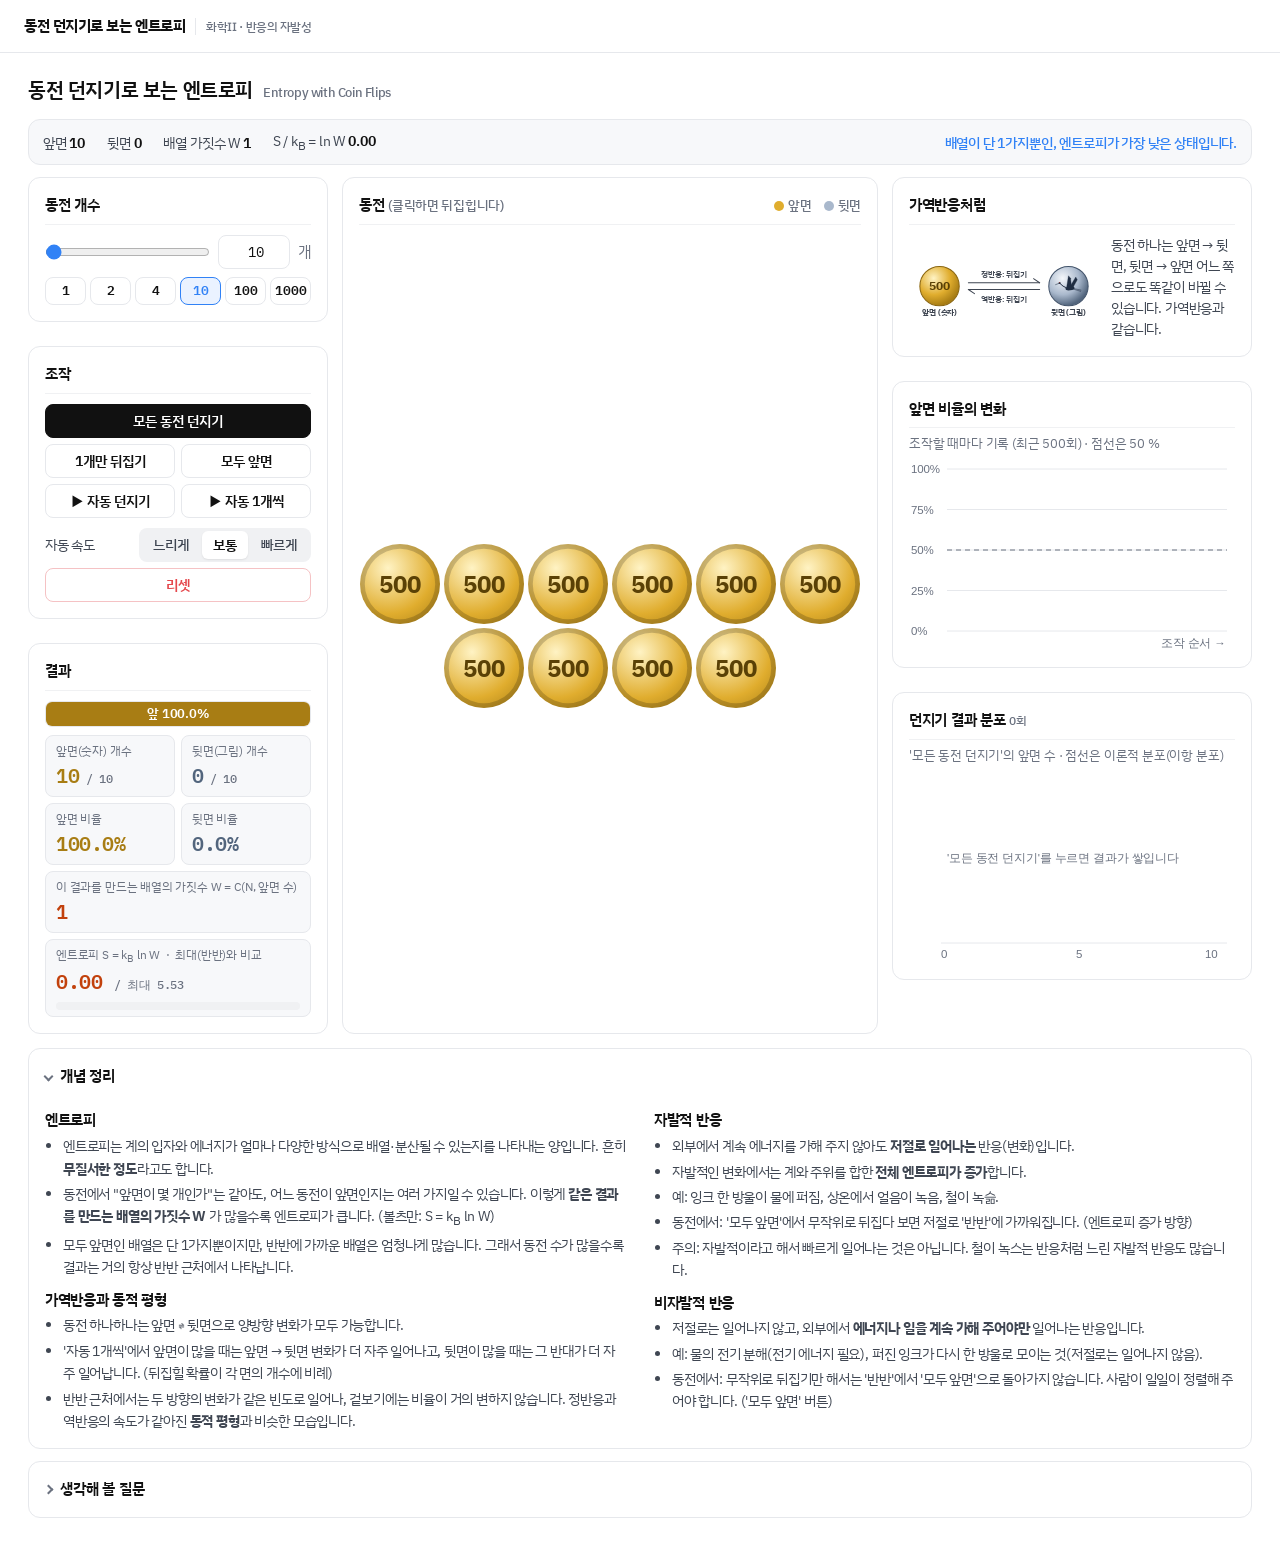
<file: labs/chemistry/coin-entropy.html>
<!DOCTYPE html>
<html lang="ko">
<head>
    <meta charset="UTF-8">
    <meta name="viewport" content="width=device-width, initial-scale=1">
    <title>동전 던지기로 보는 엔트로피 · V-Lab</title>
    <link rel="stylesheet" href="../../assets/css/lab-theme.css">
    <style>
        /* ---------- 이 실험 전용 ---------- */
        :root { --heads: #E0AD2E; --heads-d: #A87D14; --tails: #A9B8CC; --tails-d: #52657D; --entropy: #C2410C; }
        .ce-grid { display: grid; grid-template-columns: 300px minmax(0, 1fr) 360px; gap: 14px; align-items: stretch; margin-top: 12px; }
        .ce-grid > .stack { min-width: 0; }
        .ce-rev { display: flex; align-items: center; gap: 12px; }
        .ce-rev svg { width: 190px; height: auto; flex: none; }
        .ce-rev p { margin: 0; font-size: 13.5px; color: var(--text-2); line-height: 1.55; }

        /* 동전 개수 */
        .ce-n { display: flex; align-items: center; gap: 8px; }
        .ce-n input[type=range] { flex: 1; min-width: 0; accent-color: var(--accent); }
        .ce-n input[type=number] { width: 72px; text-align: right; font-family: var(--mono); }
        .ce-quick { display: grid; grid-template-columns: repeat(6, 1fr); gap: 4px; margin-top: 8px; }
        .ce-quick button { height: 28px; padding: 0; font-size: 13px; font-family: var(--mono); }
        .ce-quick button.on { background: var(--accent-soft); border-color: var(--accent); color: var(--accent); }
        .ce-btns { display: grid; grid-template-columns: 1fr 1fr; gap: 6px; }
        .ce-btns .full { grid-column: 1 / -1; }
        .btn.auto.on { background: var(--entropy); border-color: var(--entropy); color: #fff; }
        .btn.reset { color: var(--err); border-color: #F5C2C4; }
        .ce-speed { display: flex; align-items: center; justify-content: space-between; gap: 8px; font-size: 13.5px; color: var(--text-2); margin-top: 4px; }

        /* 결과 */
        .ce-split { display: flex; height: 26px; border-radius: 7px; overflow: hidden; border: 1px solid var(--line); margin-bottom: 8px; }
        .ce-split div { display: flex; align-items: center; justify-content: center; color: #fff; font-weight: 600; font-size: 12.5px; white-space: nowrap; overflow: hidden; transition: width .25s; }
        .ce-split .sh { background: var(--heads-d); } .ce-split .st { background: var(--tails-d); }
        .ce-cards { display: grid; grid-template-columns: 1fr 1fr; gap: 6px; }
        .ce-card { border: 1px solid var(--line); border-radius: var(--radius-sm); padding: 6px 10px; background: var(--panel-2); }
        .ce-card .k { font-size: 12px; color: var(--muted); }
        .ce-card .v { font-size: 20px; font-weight: 600; font-family: var(--mono); letter-spacing: -0.02em; }
        .ce-card .v small { font-size: 12px; font-weight: 500; color: var(--muted); }
        .ce-card.h .v { color: var(--heads-d); } .ce-card.t .v { color: var(--tails-d); } .ce-card.s .v { color: var(--entropy); }
        .ce-card.wide { grid-column: 1 / -1; }
        .ce-sbar { height: 8px; border-radius: 99px; background: var(--line-2); overflow: hidden; margin-top: 6px; }
        .ce-sbar i { display: block; height: 100%; background: var(--entropy); width: 0; transition: width .25s; }

        /* 동전 */
        .ce-coins { display: flex; flex-direction: column; min-width: 0; }
        .ce-coins h3 { display: flex; justify-content: space-between; align-items: baseline; gap: 8px; }
        .ce-coins h3 small { font-weight: 500; color: var(--muted); font-size: 12.5px; }
        .legend { display: flex; gap: 12px; font-size: 12.5px; color: var(--muted); font-weight: 500; }
        .legend span::before { content: ""; display: inline-block; width: 10px; height: 10px; border-radius: 50%; margin-right: 4px; vertical-align: -1px; }
        .legend .lh::before { background: var(--heads); } .legend .lt::before { background: var(--tails); }
        #gridWrap { flex: 1 1 0px; height: 0; min-height: 520px; overflow: hidden; display: flex; align-items: center; }   /* 내용 높이가 영역을 키우지 않게 */
        .grid { display: flex; flex-wrap: wrap; justify-content: center; align-content: center; gap: var(--g, 4px); width: 100%; --s: 40px; }
        .coin { width: var(--s); height: var(--s); border-radius: 50%; display: flex; align-items: center; justify-content: center; font-weight: 800; font-size: calc(var(--s) * .3); cursor: pointer; user-select: none; box-shadow: inset 0 0 0 calc(var(--s) * .06) rgba(0,0,0,.18); }
        .coin.h { background: radial-gradient(circle at 35% 30%, #fff3c4, var(--heads) 60%, var(--heads-d)); color: #5a4106; }
        .coin.h::after { content: "500"; }
        .coin.t { background: var(--crane) center/78% no-repeat, radial-gradient(circle at 35% 30%, #f4f7fb, var(--tails) 60%, var(--tails-d)); }
        .grid.tiny .coin.h::after { content: none; }
        .fa { animation: flipA .35s ease; } .fb { animation: flipB .35s ease; }
        @keyframes flipA { 0% { transform: rotateY(0); } 50% { transform: rotateY(90deg) scale(1.08); } 100% { transform: rotateY(0); } }
        @keyframes flipB { 0% { transform: rotateY(0); } 50% { transform: rotateY(90deg) scale(1.08); } 100% { transform: rotateY(0); } }

        /* 그래프 */
        .ce-chart p { margin: -4px 0 8px; color: var(--muted); font-size: 12.5px; }
        .ce-chart canvas { width: 100%; height: 190px; display: block; }

        /* 개념 정리 · 질문 (접이식) */
        .ce-help { margin-top: 14px; }
        .ce-help summary { cursor: pointer; font-weight: 600; font-size: 15px; list-style: none; display: flex; align-items: center; gap: 8px; }
        .ce-help summary::-webkit-details-marker { display: none; }
        .ce-help summary::before { content: ""; width: 7px; height: 7px; border-right: 2px solid var(--muted); border-bottom: 2px solid var(--muted); transform: rotate(-45deg); transition: transform .15s; }
        .ce-help[open] summary::before { transform: rotate(45deg); }
        .ce-help[open] summary { margin-bottom: 12px; }
        .ce-concept { display: grid; grid-template-columns: 1fr 1fr; gap: 6px 28px; }
        .ce-concept h4 { font-size: 14.5px; margin: 10px 0 4px; }
        .ce-concept ul { margin: 0; padding-left: 18px; font-size: 14px; color: var(--text-2); line-height: 1.6; }
        .ce-concept li + li { margin-top: 3px; }
        .ce-q { border: 1px solid var(--line); border-radius: var(--radius-sm); padding: 12px 14px; margin-top: 8px; }
        .ce-q .qh { display: flex; gap: 10px; align-items: flex-start; font-weight: 600; font-size: 14.5px; }
        .ce-q .num { flex: none; width: 24px; height: 24px; border-radius: 50%; background: var(--accent); color: #fff; display: flex; align-items: center; justify-content: center; font-size: 12.5px; }
        .ce-q .try { margin: 6px 0 0 34px; color: var(--muted); font-size: 13.5px; }
        .ce-q details { margin: 8px 0 0 34px; }
        .ce-q summary { cursor: pointer; color: var(--accent); font-weight: 600; font-size: 13.5px; }
        .ce-q .ans { margin-top: 6px; padding: 9px 12px; border-radius: var(--radius-sm); background: var(--panel-2); font-size: 14px; line-height: 1.6; color: var(--text-2); }

        @media (max-width: 1250px) { .ce-grid { grid-template-columns: 300px minmax(0, 1fr); } .ce-grid > .stack:last-child { grid-column: 1 / -1; display: grid; grid-template-columns: 1fr 1fr 1fr; } }
        @media (max-width: 860px) { .ce-grid { grid-template-columns: 1fr; } .ce-grid > .stack:last-child { grid-template-columns: 1fr; } #gridWrap { min-height: 360px; } .ce-concept { grid-template-columns: 1fr; } }
    </style>
</head>
<body>
    <header class="lab-header">
        <div class="inner">
            <div class="lab-brand">동전 던지기로 보는 엔트로피<small>화학Ⅱ · 반응의 자발성</small></div>
        </div>
    </header>

    <main class="lab-main">
        <h1 class="lab-title">동전 던지기로 보는 엔트로피 <small>Entropy with Coin Flips</small></h1>

        <section class="lab-page active">
            <div class="status">
                <div>앞면 <b id="s-h">10</b></div>
                <div>뒷면 <b id="s-t">0</b></div>
                <div>배열 가짓수 W <b id="s-w">1</b></div>
                <div>S / k<sub>B</sub> = ln W <b id="s-lnw">0</b></div>
                <div class="msg" id="s-msg">동전 수를 늘리면 왜 "반반"에 가까운 상태만 보이게 될까요?</div>
            </div>

            <div class="ce-grid">
                <!-- 왼쪽: 조작 · 결과 -->
                <div class="stack">
                    <div class="panel">
                        <h3>동전 개수</h3>
                        <div class="ce-n">
                            <input type="range" id="nRange" min="1" max="1000" value="10">
                            <input type="number" id="nInput" min="1" max="1000" value="10"><span class="muted">개</span>
                        </div>
                        <div class="ce-quick">
                            <button class="btn" data-n="1">1</button><button class="btn" data-n="2">2</button><button class="btn" data-n="4">4</button>
                            <button class="btn on" data-n="10">10</button><button class="btn" data-n="100">100</button><button class="btn" data-n="1000">1000</button>
                        </div>
                    </div>
                    <div class="panel">
                        <h3>조작</h3>
                        <div class="ce-btns">
                            <button class="btn btn-primary full" id="btnThrow">모든 동전 던지기</button>
                            <button class="btn" id="btnOne">1개만 뒤집기</button>
                            <button class="btn" id="btnHeads">모두 앞면</button>
                            <button class="btn auto" id="btnAutoThrow">▶ 자동 던지기</button>
                            <button class="btn auto" id="btnAutoOne">▶ 자동 1개씩</button>
                            <div class="ce-speed full"><span>자동 속도</span>
                                <div class="seg" id="speed"><button data-v="400">느리게</button><button data-v="150" class="selected">보통</button><button data-v="40">빠르게</button></div>
                            </div>
                            <button class="btn reset full" id="btnReset" title="자동 실행을 멈추고, 모두 앞면으로 정렬하고, 기록을 지웁니다">리셋</button>
                        </div>
                    </div>
                    <div class="panel">
                        <h3>결과</h3>
                        <div class="ce-split"><div class="sh" id="barH"></div><div class="st" id="barT"></div></div>
                        <div class="ce-cards">
                            <div class="ce-card h"><div class="k">앞면(숫자) 개수</div><div class="v" id="hCount">0</div></div>
                            <div class="ce-card t"><div class="k">뒷면(그림) 개수</div><div class="v" id="tCount">0</div></div>
                            <div class="ce-card h"><div class="k">앞면 비율</div><div class="v" id="hPct">0%</div></div>
                            <div class="ce-card t"><div class="k">뒷면 비율</div><div class="v" id="tPct">0%</div></div>
                            <div class="ce-card s wide"><div class="k">이 결과를 만드는 배열의 가짓수 W = C(N, 앞면 수)</div><div class="v" id="wVal">1</div></div>
                            <div class="ce-card s wide"><div class="k">엔트로피 S = k<sub>B</sub> ln W &nbsp;·&nbsp; 최대(반반)와 비교</div><div class="v" id="sVal">0 <small>/ 최대 0</small></div><div class="ce-sbar"><i id="sBar"></i></div></div>
                        </div>
                    </div>
                </div>

                <!-- 가운데: 동전 -->
                <div class="panel ce-coins">
                    <h3><span>동전 <small>(클릭하면 뒤집힙니다)</small></span><span class="legend"><span class="lh">앞면</span><span class="lt">뒷면</span></span></h3>
                    <div id="gridWrap"><div class="grid" id="grid"></div></div>
                </div>

                <!-- 오른쪽: 비유 · 그래프 -->
                <div class="stack">
                    <div class="panel">
                        <h3>가역반응처럼</h3>
                        <div class="ce-rev">
                            <svg viewBox="0 0 560 170" role="img" aria-label="앞면과 뒷면은 가역반응 관계">
                                <defs>
                                    <radialGradient id="gH" cx="35%" cy="30%" r="70%"><stop offset="0" stop-color="#fff3c4"/><stop offset=".6" stop-color="#e0ad2e"/><stop offset="1" stop-color="#a87d14"/></radialGradient>
                                    <radialGradient id="gT" cx="35%" cy="30%" r="70%"><stop offset="0" stop-color="#f4f7fb"/><stop offset=".6" stop-color="#a9b8cc"/><stop offset="1" stop-color="#52657d"/></radialGradient>
                                    <symbol id="crane" viewBox="0 0 100 100">
                                        <g fill="#1f2d42" stroke="#1f2d42" stroke-linecap="round" stroke-linejoin="round">
                                            <path d="M44 54 L50 16 L57 24 L60 52 Z"/><path d="M52 56 L74 20 L79 29 L64 56 Z"/>
                                            <ellipse cx="55" cy="57" rx="15" ry="6.5" transform="rotate(-8 55 57)" stroke="none"/>
                                            <path d="M42 55 Q32 52 23 42" fill="none" stroke-width="3.2"/><circle cx="21" cy="40" r="3.4" stroke="none"/>
                                            <path d="M19 41 L8 45" fill="none" stroke-width="1.8"/><path d="M68 58 L91 63 M67 60 L90 67" fill="none" stroke-width="1.6"/>
                                        </g>
                                        <circle cx="21.5" cy="38" r="1.5" fill="#d92d20"/>
                                    </symbol>
                                </defs>
                                <circle cx="90" cy="80" r="58" fill="url(#gH)" stroke="#8a650f" stroke-width="3"/>
                                <text x="90" y="92" text-anchor="middle" font-size="34" font-weight="800" fill="#5a4106">500</text>
                                <circle cx="470" cy="80" r="58" fill="url(#gT)" stroke="#42536a" stroke-width="3"/>
                                <use href="#crane" x="425" y="35" width="90" height="90"/>
                                <g stroke="#3F4652" stroke-width="3" fill="none" stroke-linecap="round"><path d="M175 70 H385"/><path d="M385 70 L367 58"/><path d="M385 90 H175"/><path d="M175 90 L193 102"/></g>
                                <text x="280" y="54" text-anchor="middle" font-size="25" font-weight="600" fill="#3F4652">정반응: 뒤집기</text>
                                <text x="280" y="128" text-anchor="middle" font-size="25" font-weight="600" fill="#3F4652">역반응: 뒤집기</text>
                                <text x="90" y="166" text-anchor="middle" font-size="25" font-weight="700" fill="#3F4652">앞면 (숫자)</text>
                                <text x="470" y="166" text-anchor="middle" font-size="25" font-weight="700" fill="#3F4652">뒷면 (그림)</text>
                            </svg>
                            <p>동전 하나는 앞면 → 뒷면, 뒷면 → 앞면 어느 쪽으로도 똑같이 바뀔 수 있습니다. 가역반응과 같습니다.</p>
                        </div>
                    </div>
                    <div class="panel ce-chart">
                        <h3>앞면 비율의 변화</h3>
                        <p>조작할 때마다 기록 (최근 500회) · 점선은 50 %</p>
                        <canvas id="lineC"></canvas>
                    </div>
                    <div class="panel ce-chart">
                        <h3>던지기 결과 분포 <small class="muted" style="font-weight:500;"><span id="nThrows">0</span>회</small></h3>
                        <p>'모든 동전 던지기'의 앞면 수 · 점선은 이론적 분포(이항 분포)</p>
                        <canvas id="histC"></canvas>
                    </div>
                </div>
            </div>

            <details class="panel ce-help" open>
                <summary>개념 정리</summary>
                <div class="ce-concept">
                    <div>
                        <h4>엔트로피</h4>
                        <ul>
                            <li>엔트로피는 계의 입자와 에너지가 얼마나 다양한 방식으로 배열·분산될 수 있는지를 나타내는 양입니다. 흔히 <b>무질서한 정도</b>라고도 합니다.</li>
                            <li>동전에서 "앞면이 몇 개인가"는 같아도, 어느 동전이 앞면인지는 여러 가지일 수 있습니다. 이렇게 <b>같은 결과를 만드는 배열의 가짓수 W</b> 가 많을수록 엔트로피가 큽니다. (볼츠만: S = k<sub>B</sub> ln W)</li>
                            <li>모두 앞면인 배열은 단 1가지뿐이지만, 반반에 가까운 배열은 엄청나게 많습니다. 그래서 동전 수가 많을수록 결과는 거의 항상 반반 근처에서 나타납니다.</li>
                        </ul>
                        <h4>가역반응과 동적 평형</h4>
                        <ul>
                            <li>동전 하나하나는 앞면 ⇌ 뒷면으로 양방향 변화가 모두 가능합니다.</li>
                            <li>'자동 1개씩'에서 앞면이 많을 때는 앞면 → 뒷면 변화가 더 자주 일어나고, 뒷면이 많을 때는 그 반대가 더 자주 일어납니다. (뒤집힐 확률이 각 면의 개수에 비례)</li>
                            <li>반반 근처에서는 두 방향의 변화가 같은 빈도로 일어나, 겉보기에는 비율이 거의 변하지 않습니다. 정반응과 역반응의 속도가 같아진 <b>동적 평형</b>과 비슷한 모습입니다.</li>
                        </ul>
                    </div>
                    <div>
                        <h4>자발적 반응</h4>
                        <ul>
                            <li>외부에서 계속 에너지를 가해 주지 않아도 <b>저절로 일어나는</b> 반응(변화)입니다.</li>
                            <li>자발적인 변화에서는 계와 주위를 합한 <b>전체 엔트로피가 증가</b>합니다.</li>
                            <li>예: 잉크 한 방울이 물에 퍼짐, 상온에서 얼음이 녹음, 철이 녹슮.</li>
                            <li>동전에서: '모두 앞면'에서 무작위로 뒤집다 보면 저절로 '반반'에 가까워집니다. (엔트로피 증가 방향)</li>
                            <li>주의: 자발적이라고 해서 빠르게 일어나는 것은 아닙니다. 철이 녹스는 반응처럼 느린 자발적 반응도 많습니다.</li>
                        </ul>
                        <h4>비자발적 반응</h4>
                        <ul>
                            <li>저절로는 일어나지 않고, 외부에서 <b>에너지나 일을 계속 가해 주어야만</b> 일어나는 반응입니다.</li>
                            <li>예: 물의 전기 분해(전기 에너지 필요), 퍼진 잉크가 다시 한 방울로 모이는 것(저절로는 일어나지 않음).</li>
                            <li>동전에서: 무작위로 뒤집기만 해서는 '반반'에서 '모두 앞면'으로 돌아가지 않습니다. 사람이 일일이 정렬해 주어야 합니다. ('모두 앞면' 버튼)</li>
                        </ul>
                    </div>
                </div>
            </details>

            <details class="panel ce-help">
                <summary>생각해 볼 질문</summary>
                <p class="muted" style="font-size:13.5px; margin:0;">시뮬레이션으로 직접 확인해 보고, 먼저 자기 생각을 정리한 뒤에 답을 열어 보세요.</p>
                <div class="ce-q">
                    <div class="qh"><span class="num">1</span><span>동전을 무한히 많이 던지면, 앞면의 평균 비율은 몇 %에 가까워질까?</span></div>
                    <p class="try">해 보기: 동전 10개로 '자동 던지기'를 켜고 '앞면 비율의 변화' 그래프를 지켜보세요.</p>
                    <details><summary>답 보기</summary><div class="ans"><b>50 %</b>에 가까워집니다. 한 번 한 번의 결과는 들쭉날쭉하지만, 던지는 횟수가 많아질수록 평균은 50 %로 모입니다. 앞면과 뒷면이 나올 확률이 똑같이 1/2이기 때문입니다. (큰 수의 법칙)</div></details>
                </div>
                <div class="ce-q">
                    <div class="qh"><span class="num">2</span><span>동전이 10개일 때와 1000개일 때, 그래프에는 어떤 차이가 보일까?</span></div>
                    <p class="try">해 보기: 10개와 1000개로 각각 리셋한 뒤 '자동 던지기'를 켜서 두 그래프를 비교해 보세요.</p>
                    <details><summary>답 보기</summary><div class="ans">10개일 때는 앞면 비율이 20 %, 80 %처럼 크게 오르내리고, 분포 그래프도 넓게 퍼집니다. 1000개일 때는 비율이 거의 50 % 근처에만 머물고, 분포 그래프가 가운데에서 좁고 뾰족해집니다. 동전 수가 많을수록 반반에 가까운 배열의 가짓수가 압도적으로 많아지기 때문입니다. 실제 물질은 입자가 10<sup>23</sup>개 정도라서, 엔트로피가 큰 상태에서 벗어나는 일을 사실상 볼 수 없습니다.</div></details>
                </div>
                <div class="ce-q">
                    <div class="qh"><span class="num">3</span><span>이미 섞여 버린 동전을 모두 뒷면으로 바꾸려면 어떻게 해야 할까?</span></div>
                    <p class="try">해 보기: 동전 100개를 던진 뒤, '1개만 뒤집기'만 눌러서 모두 뒷면을 만들 수 있는지 시도해 보세요.</p>
                    <details><summary>답 보기</summary><div class="ans">무작위로 뒤집기만 해서는 거의 불가능합니다. 누군가 동전을 하나씩 확인하고 앞면인 것만 골라 뒤집어야 합니다. 즉 <b>외부에서 일(에너지)을 들여야만</b> 엔트로피가 낮은 상태로 되돌릴 수 있습니다. 저절로 일어나지 않는 이런 변화가 <b>비자발적 변화</b>입니다. 이때 정리하는 사람(주위)의 엔트로피는 증가하므로, 계와 주위를 합한 전체 엔트로피는 줄어들지 않습니다.</div></details>
                </div>
                <div class="ce-q">
                    <div class="qh"><span class="num">4</span><span>동전 10개가 모두 앞면이 나올 확률은? 1000개라면 어떨까?</span></div>
                    <p class="try">해 보기: 동전 10개로 '자동 던지기'를 켜고, 모두 앞면이 나오는 순간을 기다려 보세요.</p>
                    <details><summary>답 보기</summary><div class="ans">10개일 때는 (1/2)<sup>10</sup> = <b>1/1024</b>이므로, 약 1000번 던지면 한 번쯤 나옵니다. 1000개일 때는 (1/2)<sup>1000</sup>, 약 10<sup>−301</sup>로 우주의 나이 동안 던져도 사실상 나오지 않습니다. '모두 앞면'은 배열이 단 1가지뿐인(W = 1, S = 0), 엔트로피가 가장 낮은 상태이기 때문입니다.</div></details>
                </div>
                <div class="ce-q">
                    <div class="qh"><span class="num">5</span><span>모두 앞면에서 '자동 1개씩'을 켜면, 처음엔 비율이 빠르게 줄다가 50 % 근처에서 멈춘 것처럼 보인다. 그동안 동전은 정말 멈춰 있을까?</span></div>
                    <p class="try">해 보기: 동전 100개로 리셋한 뒤 '자동 1개씩'을 켜고 동전과 그래프를 함께 지켜보세요.</p>
                    <details><summary>답 보기</summary><div class="ans">아니요. 동전은 계속 뒤집히고 있습니다. 앞면이 많을 때는 앞면 → 뒷면 변화가 더 자주 일어나 비율이 빠르게 줄어듭니다. 반반 근처에서는 앞면 → 뒷면과 뒷면 → 앞면 변화가 같은 빈도로 일어나서, 겉보기에만 변화가 없어 보입니다. 이것이 정반응과 역반응의 속도가 같은 <b>동적 평형</b>의 모습입니다.</div></details>
                </div>
                <div class="ce-q">
                    <div class="qh"><span class="num">6</span><span>우리 주변에서 '저절로 섞이는' 변화와 '되돌리려면 노력이 필요한' 변화의 예를 찾아보자.</span></div>
                    <details><summary>답 예시 보기</summary><div class="ans">저절로 일어나는 변화(자발적): 향수 냄새가 방 안에 퍼짐, 커피에 넣은 우유가 섞임, 뜨거운 국이 식음.<br>노력이 필요한 변화(비자발적): 어질러진 방 정리하기, 섞인 소금물에서 소금 다시 얻기(가열 필요), 냉장고로 음식 차갑게 하기(전기 필요).</div></details>
                </div>
            </details>
        </section>
    </main>

    <script>
        const $ = id => document.getElementById(id);
        const MAX = 1000, LN2 = Math.LN2, LN10 = Math.LN10;
        if (/embed/.test(location.hash)) document.body.classList.add('vlab-embed');

        // 뒷면 동전의 학 그림 (500원 동전)
        const CRANE_SVG = `<svg xmlns='http://www.w3.org/2000/svg' viewBox='0 0 100 100'><g fill='#1f2d42' stroke='#1f2d42' stroke-linecap='round' stroke-linejoin='round'><path d='M44 54 L50 16 L57 24 L60 52 Z'/><path d='M52 56 L74 20 L79 29 L64 56 Z'/><ellipse cx='55' cy='57' rx='15' ry='6.5' transform='rotate(-8 55 57)' stroke='none'/><path d='M42 55 Q32 52 23 42' fill='none' stroke-width='3.2'/><circle cx='21' cy='40' r='3.4' stroke='none'/><path d='M19 41 L8 45' fill='none' stroke-width='1.8'/><path d='M68 58 L91 63 M67 60 L90 67' fill='none' stroke-width='1.6'/></g><circle cx='21.5' cy='38' r='1.5' fill='#d92d20'/></svg>`;
        document.documentElement.style.setProperty('--crane', `url("data:image/svg+xml,${encodeURIComponent(CRANE_SVG)}")`);

        // ln(n!) 표: 이항 계수 C(n,k) = n! / (k!(n−k)!) 를 로그로 계산 (1000개까지 넘침 없이)
        const lnF = new Float64Array(MAX + 1);
        for (let i = 1; i <= MAX; i++) lnF[i] = lnF[i - 1] + Math.log(i);
        const lnC = (n, k) => lnF[n] - lnF[k] - lnF[n - k];
        const fmtW = lnW => {                                 // 가짓수 W 를 읽기 쉽게: 100만 미만은 정수, 그 이상은 a × 10ᵇ
            if (lnW < Math.log(1e6)) return Math.round(Math.exp(lnW)).toLocaleString('ko-KR');
            const e = Math.floor(lnW / LN10), a = Math.exp(lnW - e * LN10);
            return `${a.toFixed(2)} × 10<sup>${e}</sup>`;
        };

        let N = 0, coins = new Uint8Array(0), els = [], parity = false, curH = 0;
        let history = [], throwsK = [];
        let timer = null, timerMode = null, speedMs = 150;
        const compact = window.matchMedia('(max-width: 860px)');

        // 동전 크기를 영역에 맞게 자동 조절 (스크롤 없이 모두 보이도록)
        function layoutCoins() {
            const grid = $('grid'), wrap = $('gridWrap');
            const g = N > 400 ? 2 : N > 100 ? 3 : 4;
            let s;
            if (compact.matches) s = N <= 12 ? 60 : N <= 50 ? 44 : N <= 150 ? 30 : N <= 400 ? 18 : 12;
            else {
                const W = wrap.clientWidth, H = wrap.clientHeight;
                for (s = 80; s > 4; s--) {
                    const cols = Math.floor((W + g) / (s + g)); if (cols < 1) continue;
                    if (Math.ceil(N / cols) * (s + g) - g <= H) break;
                }
            }
            grid.style.setProperty('--s', s + 'px'); grid.style.setProperty('--g', g + 'px');
            grid.classList.toggle('tiny', s < 24);
        }

        function setN(n) {
            n = Math.max(1, Math.min(MAX, Math.round(+n || 1)));
            N = n; $('nRange').value = n; $('nInput').value = n;
            document.querySelectorAll('.ce-quick button').forEach(b => b.classList.toggle('on', +b.dataset.n === n));
            coins = new Uint8Array(N).fill(1);
            const grid = $('grid'); grid.innerHTML = '';
            const frag = document.createDocumentFragment(); els = [];
            for (let i = 0; i < N; i++) {
                const d = document.createElement('div'); d.className = 'coin h';
                d.addEventListener('click', () => { coins[i] ^= 1; paint(i); record(false); });
                frag.appendChild(d); els.push(d);
            }
            grid.appendChild(frag);
            layoutCoins();
            history = []; throwsK = [];
            paint(null); record(false);
        }

        function paint(which) {
            parity = !parity;
            const a = parity ? ' fa' : ' fb';
            for (let i = 0; i < N; i++) {
                const anim = (which === 'all' && N <= 100) || which === i;   // 100개 넘으면 전체 회전 모션 생략 (번쩍임 방지)
                els[i].className = 'coin ' + (coins[i] ? 'h' : 't') + (anim ? a : '');
            }
            updateStats();
        }

        function updateStats() {
            let h = 0; for (let i = 0; i < N; i++) h += coins[i];
            curH = h; const t = N - h;
            $('hCount').innerHTML = `${h}<small> / ${N}</small>`; $('tCount').innerHTML = `${t}<small> / ${N}</small>`;
            const hp = h / N * 100, tp = 100 - hp;
            $('hPct').textContent = hp.toFixed(1) + '%'; $('tPct').textContent = tp.toFixed(1) + '%';
            $('barH').style.width = hp + '%'; $('barT').style.width = tp + '%';
            $('barH').textContent = hp >= 15 ? `앞 ${hp.toFixed(1)}%` : ''; $('barT').textContent = tp >= 15 ? `뒤 ${tp.toFixed(1)}%` : '';
            // 엔트로피: 지금 앞면 수를 만드는 배열의 가짓수 W = C(N, h), S/k = ln W. 최대는 h = N/2 일 때
            const lnW = lnC(N, h), lnWmax = lnC(N, Math.floor(N / 2));
            $('wVal').innerHTML = fmtW(lnW); $('s-w').innerHTML = fmtW(lnW);
            $('sVal').innerHTML = `${lnW.toFixed(2)} <small>/ 최대 ${lnWmax.toFixed(2)}</small>`; $('s-lnw').textContent = lnW.toFixed(2);
            $('sBar').style.width = (lnWmax > 0 ? 100 * lnW / lnWmax : 100) + '%';
            $('s-h').textContent = h; $('s-t').textContent = t;
            const msg = $('s-msg');
            if (N === 1) msg.textContent = '동전 1개는 앞·뒤 어느 쪽이든 배열이 1가지뿐입니다 (S = 0).';
            else if (h === N || h === 0) msg.textContent = '배열이 단 1가지뿐인, 엔트로피가 가장 낮은 상태입니다.';
            else if (Math.abs(hp - 50) < 5) msg.textContent = '반반 근처: 배열 가짓수가 가장 많은(엔트로피가 가장 큰) 상태입니다.';
            else msg.textContent = `앞면 ${hp.toFixed(0)} % 상태: 반반보다 배열 가짓수가 적습니다.`;
        }

        function record(isThrow) {
            history.push(curH / N); if (history.length > 500) history.shift();
            if (isThrow) throwsK.push(curH);
            $('nThrows').textContent = throwsK.length;
            drawLine(); drawHist();
        }

        // 동작
        function throwAll() { for (let i = 0; i < N; i++) coins[i] = Math.random() < 0.5 ? 1 : 0; paint('all'); record(true); }
        function flipOne() { const i = Math.floor(Math.random() * N); coins[i] ^= 1; paint(i); record(false); }
        function allHeads() { coins.fill(1); paint('all'); record(false); }
        function resetAll() { stopAuto(); coins.fill(1); history = []; throwsK = []; paint('all'); record(false); }
        function stopAuto() { if (timer) clearInterval(timer); timer = null; timerMode = null; updAutoBtns(); }
        function toggleAuto(mode) {
            const was = timerMode; stopAuto();
            if (was === mode) return;
            timerMode = mode; timer = setInterval(mode === 'throw' ? throwAll : flipOne, speedMs); updAutoBtns();
        }
        function updAutoBtns() {
            $('btnAutoThrow').classList.toggle('on', timerMode === 'throw'); $('btnAutoOne').classList.toggle('on', timerMode === 'one');
            $('btnAutoThrow').textContent = timerMode === 'throw' ? '⏸ 던지기 멈춤' : '▶ 자동 던지기';
            $('btnAutoOne').textContent = timerMode === 'one' ? '⏸ 뒤집기 멈춤' : '▶ 자동 1개씩';
        }

        // 그래프
        const FONT = "'IBM Plex Sans KR', 'Pretendard', sans-serif";
        function css(v) { return getComputedStyle(document.documentElement).getPropertyValue(v).trim(); }
        function fit(c) {
            const dpr = window.devicePixelRatio || 1, w = c.clientWidth, h = c.clientHeight;
            c.width = Math.round(w * dpr); c.height = Math.round(h * dpr);
            const ctx = c.getContext('2d'); ctx.setTransform(dpr, 0, 0, dpr, 0, 0);
            ctx.clearRect(0, 0, w, h); ctx.font = `11.5px ${FONT}`;
            return { ctx, w, h };
        }
        function drawLine() {
            const { ctx, w, h } = fit($('lineC')); if (h < 30) return;
            const L = 38, R = 8, T = 8, B = 20, pw = w - L - R, ph = h - T - B;
            const muted = css('--muted'), line = css('--line');
            ctx.fillStyle = muted; ctx.strokeStyle = line; ctx.lineWidth = 1;
            [0, 0.25, 0.5, 0.75, 1].forEach(v => { const y = T + ph * (1 - v); ctx.beginPath(); ctx.moveTo(L, y); ctx.lineTo(L + pw, y); ctx.stroke(); ctx.fillText((v * 100) + '%', 2, y + 4); });
            ctx.setLineDash([5, 4]); ctx.strokeStyle = muted; ctx.beginPath(); ctx.moveTo(L, T + ph / 2); ctx.lineTo(L + pw, T + ph / 2); ctx.stroke(); ctx.setLineDash([]);
            ctx.fillText('조작 순서 →', L + pw - 66, h - 4);
            if (!history.length) return;
            ctx.strokeStyle = css('--heads-d'); ctx.lineWidth = 2; ctx.beginPath();
            const n = history.length;
            history.forEach((r, i) => { const x = L + (n === 1 ? pw : i / (n - 1) * pw), y = T + ph * (1 - r); i ? ctx.lineTo(x, y) : ctx.moveTo(x, y); });
            ctx.stroke();
        }
        function drawHist() {
            const { ctx, w, h } = fit($('histC')); if (h < 30) return;
            const L = 32, R = 8, T = 8, B = 20, pw = w - L - R, ph = h - T - B;
            const muted = css('--muted'), line = css('--line'), Tn = throwsK.length;
            ctx.strokeStyle = line; ctx.beginPath(); ctx.moveTo(L, T + ph); ctx.lineTo(L + pw, T + ph); ctx.stroke();
            ctx.fillStyle = muted;
            ctx.fillText('0', L, h - 5); ctx.fillText(String(Math.round(N / 2)), L + pw / 2 - 8, h - 5); ctx.fillText(String(N), L + pw - 22, h - 5);
            if (Tn === 0) { ctx.fillText("'모든 동전 던지기'를 누르면 결과가 쌓입니다", L + 6, T + ph / 2); return; }
            const nb = Math.min(N + 1, 41);                               // 막대 수 (최대 41개 구간)
            const binOf = k => Math.min(nb - 1, Math.floor(k * nb / (N + 1)));
            const cnt = new Array(nb).fill(0), th = new Array(nb).fill(0);
            throwsK.forEach(k => cnt[binOf(k)]++);
            for (let k = 0; k <= N; k++) th[binOf(k)] += Math.exp(lnC(N, k) - N * LN2) * Tn;   // 이항 분포 C(N,k)/2^N × 횟수
            const ymax = Math.max(1, ...cnt, ...th) * 1.08, bw = pw / nb;
            ctx.fillStyle = css('--accent');
            cnt.forEach((c, i) => { const bh = c / ymax * ph; ctx.fillRect(L + i * bw + 1, T + ph - bh, Math.max(1, bw - 2), bh); });
            ctx.strokeStyle = css('--entropy'); ctx.lineWidth = 2; ctx.setLineDash([5, 4]); ctx.beginPath();
            th.forEach((v, i) => { const x = L + (i + 0.5) * bw, y = T + ph - v / ymax * ph; i ? ctx.lineTo(x, y) : ctx.moveTo(x, y); });
            ctx.stroke(); ctx.setLineDash([]);
            ctx.fillStyle = muted; ctx.fillText(String(Math.round(ymax / 1.08)), 2, T + 10); ctx.fillText('앞면 수', L + pw / 2 + 22, h - 5);
        }

        // 이벤트
        $('nRange').addEventListener('input', e => setN(e.target.value));
        $('nInput').addEventListener('change', e => setN(e.target.value));
        document.querySelectorAll('.ce-quick button').forEach(b => b.addEventListener('click', () => setN(b.dataset.n)));
        $('btnThrow').addEventListener('click', throwAll);
        $('btnOne').addEventListener('click', flipOne);
        $('btnHeads').addEventListener('click', allHeads);
        $('btnAutoThrow').addEventListener('click', () => toggleAuto('throw'));
        $('btnAutoOne').addEventListener('click', () => toggleAuto('one'));
        $('btnReset').addEventListener('click', resetAll);
        $('speed').addEventListener('click', e => {
            const b = e.target.closest('button'); if (!b) return;
            speedMs = +b.dataset.v; $('speed').querySelectorAll('button').forEach(x => x.classList.toggle('selected', x === b));
            if (timerMode) { const m = timerMode; stopAuto(); toggleAuto(m); }
        });
        let rt;
        window.addEventListener('resize', () => { clearTimeout(rt); rt = setTimeout(() => { layoutCoins(); drawLine(); drawHist(); }, 80); });
        document.addEventListener('visibilitychange', () => { if (document.hidden) stopAuto(); });   // 탭을 벗어나면 자동 실행 중지

        setN(10);
    </script>
</body>
</html>
</file>
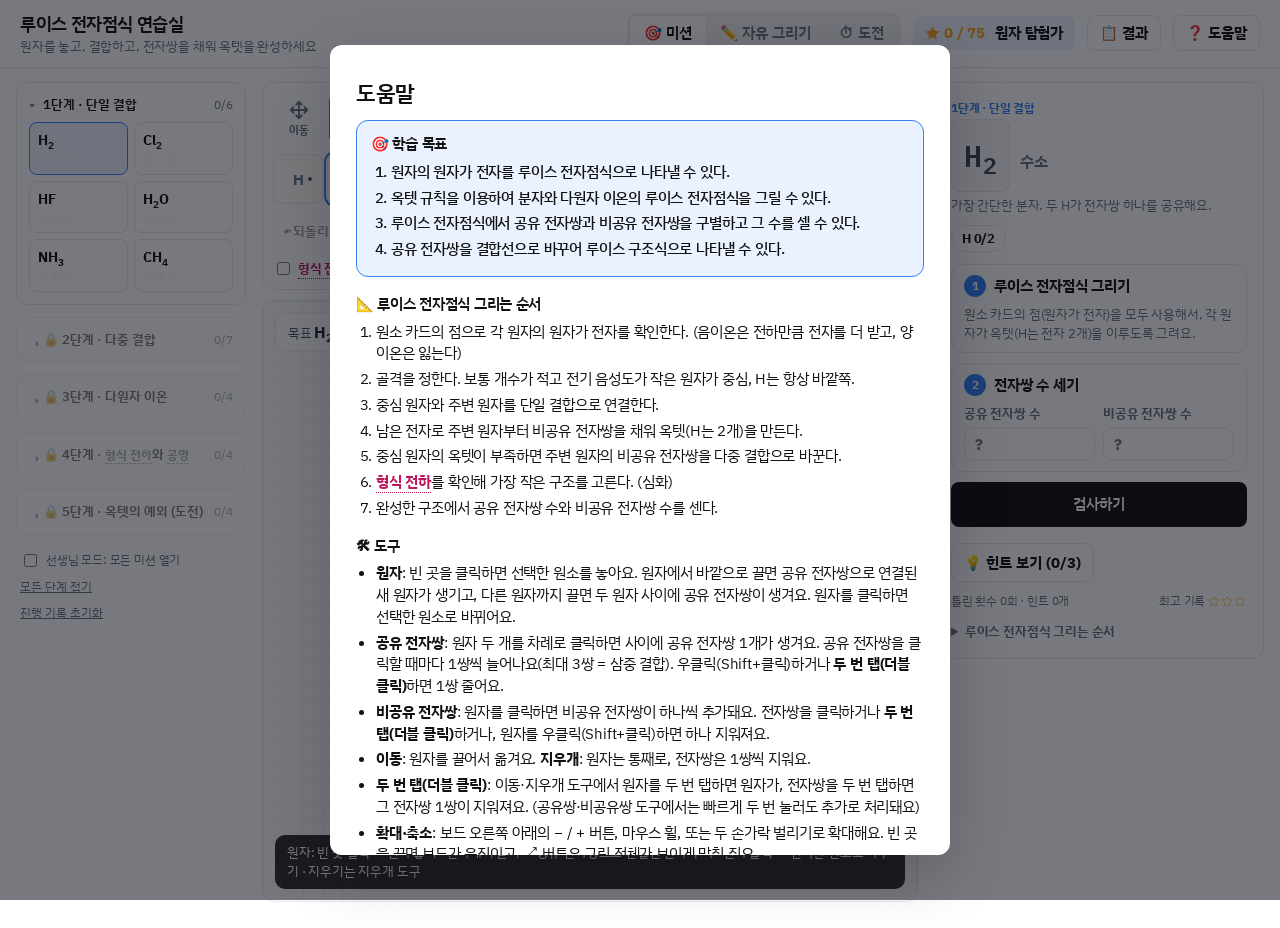
<file: labs/chemistry/lewis-dot.html>
<!doctype html>
<html lang="ko" data-theme="light">
<head>
<meta charset="utf-8">
<meta name="viewport" content="width=device-width, initial-scale=1">
<title>루이스 전자점식 연습실 · V-Lab</title>
<link rel="stylesheet" href="../../assets/css/lab-theme.css">
<style>
:root{
  --bg:#f3f5fa;--panel:#ffffff;--ink:#1d2333;--muted:#667085;--line:#e3e7ef;
  --accent:#5b4bdb;--accent-ink:#ffffff;--accent-soft:#eeebff;
  --ok:#15803d;--ok-soft:#e6f6eb;--warn:#b45309;--warn-soft:#fff3dd;--bad:#c62828;--bad-soft:#fdecec;
  --paper:#fffdf8;--grid:#eceff5;--star:#f5a623;
  --shadow:0 1px 2px rgba(16,24,40,.05),0 6px 20px rgba(16,24,40,.06);
}
@media (prefers-color-scheme: dark){
  :root:not([data-theme="light"]){
    --bg:#11131a;--panel:#1a1d28;--ink:#e8eaf2;--muted:#9aa1b5;--line:#2b3041;
    --accent:#8b7dff;--accent-ink:#11131a;--accent-soft:#29254d;
    --ok:#4ade80;--ok-soft:#163020;--warn:#fbbf24;--warn-soft:#382a0e;--bad:#f87171;--bad-soft:#3a1818;
    --shadow:0 1px 2px rgba(0,0,0,.3),0 6px 20px rgba(0,0,0,.3);
  }
}
:root[data-theme="dark"]{
  --bg:#11131a;--panel:#1a1d28;--ink:#e8eaf2;--muted:#9aa1b5;--line:#2b3041;
  --accent:#8b7dff;--accent-ink:#11131a;--accent-soft:#29254d;
  --ok:#4ade80;--ok-soft:#163020;--warn:#fbbf24;--warn-soft:#382a0e;--bad:#f87171;--bad-soft:#3a1818;
}
*{box-sizing:border-box}
html,body{margin:0}
body{background:var(--bg);color:var(--ink);font-family:"Noto Sans KR",system-ui,-apple-system,"Apple SD Gothic Neo","Malgun Gothic",sans-serif;font-size:14px;line-height:1.5}
button{font:inherit;color:inherit;cursor:pointer}
sub,sup{font-size:.68em;line-height:0}

/* header */
header{display:flex;align-items:center;gap:16px;flex-wrap:wrap;padding:14px 20px;background:var(--panel);border-bottom:1px solid var(--line)}
.brand{display:flex;align-items:center;gap:12px;flex:1;min-width:240px}
.logo{width:44px;height:44px;border-radius:12px;background:var(--accent);color:var(--accent-ink);display:grid;place-items:center;font-weight:900;font-size:18px;letter-spacing:-1px}
.brand h1{margin:0;font-size:19px;font-weight:900;letter-spacing:-.3px}
.brand p{margin:0;color:var(--muted);font-size:12.5px}
.modes{display:flex;background:var(--bg);border:1px solid var(--line);border-radius:12px;padding:3px}
.modes button{border:0;background:none;padding:7px 14px;border-radius:9px;font-weight:700;color:var(--muted)}
.modes button.on{background:var(--panel);color:var(--ink);box-shadow:var(--shadow)}
.rank{display:flex;align-items:center;gap:10px;padding:6px 12px;border-radius:12px;background:var(--accent-soft)}
.rank .st{color:var(--star);font-weight:900}
.rank .nm{font-weight:700}
.iconbtn{border:1px solid var(--line);background:var(--panel);width:36px;height:36px;border-radius:10px;font-weight:900}

/* layout */
main{display:grid;grid-template-columns:230px minmax(0,1fr) 330px;gap:16px;padding:16px;max-width:1560px;margin:0 auto}
.card{background:var(--panel);border:1px solid var(--line);border-radius:16px;padding:16px;box-shadow:var(--shadow)}
.card h3{margin:0 0 10px;font-size:14px}
.side{display:flex;flex-direction:column;gap:16px;min-width:0}

/* mission list */
#missionList{display:flex;flex-direction:column;gap:12px;min-width:0}
.stage{background:var(--panel);border:1px solid var(--line);border-radius:16px;padding:12px;box-shadow:var(--shadow)}
.stage-h{display:flex;justify-content:space-between;align-items:baseline;gap:8px;margin-bottom:8px;width:100%;border:0;background:none;padding:0;text-align:left;cursor:pointer}
.chev{display:inline-block;width:14px;color:var(--muted);transition:transform .15s}
.stage.folded .chev{transform:rotate(-90deg)}
.stage.folded .stage-h{margin-bottom:0}
.stage.folded .mgrid{display:none}
.stage-h b{font-size:13px}
.stage-h span{font-size:11.5px;color:var(--muted);white-space:nowrap}
.stage.locked{opacity:.55}
.mgrid{display:grid;grid-template-columns:1fr 1fr;gap:6px}
.mbtn{border:1px solid var(--line);background:var(--bg);border-radius:10px;padding:6px 8px;text-align:left;display:flex;flex-direction:column;gap:1px;min-width:0}
.mbtn .f{font-weight:700;font-size:14px}
.mbtn .s{font-size:11px;color:var(--star);letter-spacing:1px}
.mbtn .s.none{color:var(--line)}
.mbtn.cur{border-color:var(--accent);background:var(--accent-soft)}
.mbtn:disabled{cursor:not-allowed}
.settings{font-size:12px;color:var(--muted);display:flex;flex-direction:column;gap:8px;padding:4px 4px 0}
.settings label{display:flex;gap:6px;align-items:center;cursor:pointer}
.linkbtn{border:0;background:none;color:var(--muted);text-decoration:underline;padding:0;text-align:left;font-size:12px}

/* workspace */
.workspace{display:flex;flex-direction:column;gap:10px;min-width:0}
.toolbar{display:flex;flex-wrap:wrap;gap:10px;align-items:center;background:var(--panel);border:1px solid var(--line);border-radius:16px;padding:10px;box-shadow:var(--shadow)}
.grp{display:flex;gap:4px;align-items:center;flex-wrap:wrap}
.sep{width:1px;align-self:stretch;background:var(--line)}
.tbtn{border:1px solid transparent;background:none;border-radius:10px;padding:5px 9px;display:flex;flex-direction:column;align-items:center;gap:1px;min-width:52px;color:var(--muted)}
.tbtn svg{width:22px;height:22px}
.tbtn span{font-size:11px;font-weight:700}
.tbtn.on{background:var(--accent-soft);border-color:var(--accent);color:var(--ink)}
.ebtn{width:50px;height:50px;padding:0;border-radius:11px;border:1px solid var(--line);background:#fffdf8}
.ebtn svg{display:block;width:100%;height:100%}
.ebtn .es{font-family:"Noto Sans KR",system-ui,sans-serif;font-weight:800;font-size:16px;text-anchor:middle;dominant-baseline:central}
.ebtn.on{outline:2.5px solid var(--accent);outline-offset:1px}
.abtn{border:1px solid var(--line);background:var(--panel);border-radius:10px;padding:7px 10px;font-weight:700;font-size:12.5px}
.abtn:disabled{opacity:.4;cursor:default}
.toggles{display:flex;gap:12px;font-size:12.5px;color:var(--muted);flex-wrap:wrap}
.toggles label{display:flex;gap:5px;align-items:center;cursor:pointer}
.canvas-wrap{position:relative;border-radius:16px;overflow:hidden;border:1px solid var(--line);box-shadow:var(--shadow);background:var(--paper)}
#cv{display:block;width:100%;height:600px;touch-action:none;user-select:none;-webkit-user-select:none;background-color:#fffdf8;background-image:linear-gradient(#eceff5 1px,transparent 1px),linear-gradient(90deg,#eceff5 1px,transparent 1px);background-size:20px 20px}
.counter{position:absolute;top:12px;right:12px;background:#fff;border:1px solid #e3e7ef;border-radius:12px;padding:6px 12px;font-size:13px;color:#475467;box-shadow:0 2px 8px rgba(0,0,0,.06)}
.counter b{font-size:18px;color:#1d2333}
.counter.ok{border-color:#15803d;background:#e6f6eb}
.counter.over{border-color:#c62828;background:#fdecec}
.formula-tag{position:absolute;top:12px;left:12px;background:#fff;border:1px solid #e3e7ef;border-radius:12px;padding:6px 12px;font-size:13px;color:#475467}
.formula-tag b{color:#1d2333;font-size:16px}
.tip{position:absolute;left:12px;right:12px;bottom:12px;background:rgba(29,35,51,.86);color:#fff;border-radius:10px;padding:8px 12px;font-size:12.5px;pointer-events:none}
.zoomctl{position:absolute;right:12px;bottom:64px;display:flex;background:#fff;border:1px solid #e3e7ef;border-radius:10px;box-shadow:0 2px 8px rgba(0,0,0,.08);overflow:hidden}
.zoomctl button{border:0;background:none;color:#1d2333;min-width:36px;height:34px;font-weight:800;font-size:15px;padding:0 6px}
.zoomctl button+button{border-left:1px solid #e3e7ef}
.zoomctl #zReset{font-size:12px;min-width:50px}
.zoomctl button:hover{background:#f3f5fa}
.toast{position:absolute;left:50%;top:60px;transform:translateX(-50%);background:#1d2333;color:#fff;padding:8px 14px;border-radius:10px;font-size:13px;font-weight:700;opacity:0;transition:opacity .2s;pointer-events:none;white-space:nowrap}
.toast.show{opacity:1}

/* svg drawing */
.sym{font-family:"Noto Sans KR",system-ui,sans-serif;font-weight:700;font-size:23px;dominant-baseline:central;text-anchor:middle;pointer-events:none}
.ahit{fill:transparent;cursor:pointer}
.atom:hover .ahit{fill:rgba(91,75,219,.10)}
.bhit{stroke:transparent;stroke-width:16;cursor:pointer}
.bline{stroke:#2a3142;stroke-width:2.4;stroke-linecap:round;pointer-events:none}
g[data-kind="bond"]:hover .bline{stroke:#5b4bdb}
.lphit{fill:transparent;cursor:pointer}
g[data-kind="lp"]:hover .lphit{fill:rgba(91,75,219,.14)}
.dot{fill:#2a3142;pointer-events:none}
.bdot{fill:#2a3142;pointer-events:none}
g[data-kind="bond"]:hover .bdot{fill:#5b4bdb}
.colorize .bdot,.colorize .bline{fill:#2563eb;stroke:#2563eb}
.colorize .lpdot{fill:#dc2626}
.viewbtn{min-width:150px;border:1px solid var(--accent);background:var(--accent-soft);color:var(--ink);border-radius:10px;padding:7px 12px;font-weight:800;font-size:12.5px}
.legend{display:flex;gap:10px;font-size:12px;color:var(--muted);align-items:center}
.legend i{display:inline-block;width:8px;height:8px;border-radius:50%;margin-right:4px;vertical-align:middle}
.notice{border:1px solid var(--warn);background:var(--warn-soft);color:var(--ink);border-radius:10px;padding:8px 11px;font-size:12.5px;margin:0 0 10px;display:flex;gap:8px}
.notice b{color:var(--warn)}
.ring{fill:none;stroke-width:2.5;pointer-events:none}
.ring.ok{stroke:#16a34a}.ring.exc{stroke:#d97706}.ring.bad{stroke:#dc2626;stroke-dasharray:4 3}
.pend{fill:none;stroke:#5b4bdb;stroke-width:2;stroke-dasharray:5 4;pointer-events:none}
.flash{fill:rgba(91,75,219,.18);stroke:#5b4bdb;stroke-width:2;pointer-events:none}
.fc{font-size:12.5px;font-weight:800;text-anchor:middle;dominant-baseline:central;pointer-events:none}
.fcbg{fill:#fff;stroke-width:1.5;pointer-events:none}
.dip{stroke:#0f766e;stroke-width:2;fill:none;stroke-linecap:round;pointer-events:none}
.diphead{fill:#0f766e;pointer-events:none}
.pc{font-size:13px;font-weight:800;font-style:italic;text-anchor:middle;dominant-baseline:central;pointer-events:none;paint-order:stroke;stroke:#fffdf8;stroke-width:3px}
.octbad{fill:rgba(250,204,21,.45);stroke:#f59e0b;stroke-width:2;stroke-dasharray:3 3;pointer-events:none;animation:octpulse 1.6s ease-in-out infinite}
@keyframes octpulse{50%{fill:rgba(250,204,21,.22)}}
.expline{stroke:#d97706;stroke-width:1.6;stroke-dasharray:4 3;fill:none;pointer-events:none}
.expdot{fill:#d97706;pointer-events:none}
.expbox{fill:#fff7e6;stroke:#d97706;stroke-width:1.4;pointer-events:none}
.exptag{font-size:11.5px;font-weight:800;fill:#be185d;pointer-events:none}
.exptxt{font-size:12px;font-weight:600;fill:#1d2333;pointer-events:none}
.expx{cursor:pointer}
.expx circle{fill:#fde68a}
.expx:hover circle{fill:#fbbf24}
.expx text{font-size:12px;font-weight:900;fill:#92400e;text-anchor:middle;dominant-baseline:central;pointer-events:none}
.temp{stroke:#5b4bdb;stroke-width:2.4;stroke-dasharray:6 5;pointer-events:none}
.ghost{fill:rgba(91,75,219,.12);stroke:#5b4bdb;stroke-width:1.5;pointer-events:none}
.ph{fill:#a0a7b8;font-size:16px;font-weight:500}
.brk{fill:none;stroke:#2a3142;stroke-width:2.2;pointer-events:none}
.chg{font-size:18px;font-weight:800;fill:#2a3142;pointer-events:none}

/* mission card */
.mc-stage{font-size:12px;font-weight:700;color:var(--accent)}
.mc-title{display:flex;align-items:baseline;gap:10px;margin:2px 0 4px;flex-wrap:wrap}
.formula{font-size:30px;font-weight:900;letter-spacing:.5px}
.mc-name{font-size:16px;font-weight:700;color:var(--muted)}
.mc-desc{margin:0 0 10px;color:var(--muted);font-size:13px}
.chips{display:flex;flex-wrap:wrap;gap:6px;margin-bottom:12px}
.chip{border:1px solid var(--line);border-radius:999px;padding:3px 10px;font-size:12.5px;font-weight:700;background:var(--bg)}
.chip.ok{background:var(--ok-soft);border-color:var(--ok);color:var(--ok)}
.chip.over{background:var(--bad-soft);border-color:var(--bad);color:var(--bad)}
.chip.charge{background:var(--accent-soft);border-color:var(--accent)}
.step{border:1px solid var(--line);border-radius:12px;padding:10px 12px;margin-bottom:10px}
.step.done{border-color:var(--ok);background:var(--ok-soft)}
.step-h{display:flex;align-items:center;gap:8px;font-weight:700;margin-bottom:8px}
.num{width:22px;height:22px;border-radius:50%;background:var(--accent);color:var(--accent-ink);display:grid;place-items:center;font-size:12px;font-weight:900;flex:none}
.step.done .num{background:var(--ok)}
.vrow{display:flex;gap:6px}
.cnt{display:grid;grid-template-columns:1fr 1fr;gap:8px}
.cnt label{display:flex;flex-direction:column;gap:4px;font-size:12.5px;font-weight:700;color:var(--muted)}
.cnt input{width:100%;border:1px solid var(--line);border-radius:10px;padding:8px 10px;font:inherit;font-size:16px;font-weight:700;background:var(--bg);color:var(--ink)}
.stepnote{margin:0;font-size:12.5px;color:var(--muted)}
.vrow input{flex:1;min-width:0;border:1px solid var(--line);border-radius:10px;padding:8px 10px;font:inherit;font-size:15px;background:var(--bg);color:var(--ink)}
.vmsg{font-size:12.5px;margin-top:6px;color:var(--bad)}
.solved{font-weight:700;color:var(--ok)}
.primary{border:0;background:var(--accent);color:var(--accent-ink);border-radius:10px;padding:9px 16px;font-weight:800}
.primary.wide{width:100%;font-size:15px;padding:11px}
.ghostbtn{border:1px solid var(--line);background:var(--panel);border-radius:10px;padding:8px 12px;font-weight:700}
.hints{margin:6px 0 4px}
.hints ol{margin:8px 0 0;padding-left:20px;font-size:13px}
.hints li{margin-bottom:4px;background:var(--warn-soft);border-radius:8px;padding:5px 8px;list-style-position:outside}
.fb{list-style:none;margin:10px 0 0;padding:0;display:flex;flex-direction:column;gap:6px}
.fb li{border-radius:10px;padding:7px 10px;font-size:13px;display:flex;gap:8px}
.fb li.ok{background:var(--ok-soft)}
.fb li.bad{background:var(--bad-soft)}
.fb li.wait{background:var(--bg);color:var(--muted)}
.fb .ic{font-weight:900;flex:none}
.fb li.ok .ic{color:var(--ok)}.fb li.bad .ic{color:var(--bad)}
.meta{margin-top:10px;font-size:12px;color:var(--muted);display:flex;justify-content:space-between}
.meta .s{color:var(--star);letter-spacing:1px}
details.howto{margin-top:12px;font-size:13px}
details.howto summary{cursor:pointer;font-weight:700;color:var(--muted)}
details.howto ol{padding-left:20px;margin:8px 0 0}

/* table */
.tablewrap{overflow-x:auto}
table{width:100%;border-collapse:collapse;font-size:12.5px}
th,td{padding:6px 4px;text-align:center;border-bottom:1px solid var(--line);white-space:nowrap}
th{color:var(--muted);font-weight:700;font-size:11.5px}
td.l{font-weight:800}
tr.row{cursor:pointer}
tr.row:hover td{background:var(--bg)}
.st-ok{color:var(--ok);font-weight:700}.st-exc{color:var(--warn);font-weight:700}.st-bad{color:var(--bad);font-weight:700}
.empty{color:var(--muted);font-size:13px;text-align:center;padding:10px}

/* free card */
.frow{display:flex;justify-content:space-between;align-items:center;padding:6px 0;border-bottom:1px dashed var(--line)}
.frow:last-of-type{border-bottom:0}
.frow select{font:inherit;border:1px solid var(--line);border-radius:8px;padding:4px 8px;background:var(--bg);color:var(--ink)}
.verdict{margin-top:10px;border-radius:10px;padding:9px 12px;font-size:13px;font-weight:700}
.verdict.ok{background:var(--ok-soft);color:var(--ok)}
.verdict.bad{background:var(--bg);color:var(--muted);font-weight:500}

/* modal */
.overlay{position:fixed;inset:0;background:rgba(10,12,20,.55);display:grid;place-items:center;z-index:50;padding:16px}
.overlay[hidden]{display:none}
.modal{background:var(--panel);border-radius:20px;padding:26px;max-width:460px;width:100%;text-align:center;box-shadow:0 20px 60px rgba(0,0,0,.3);max-height:90vh;overflow:auto}
.modal.wide{max-width:620px;text-align:left}
.modal h2{margin:6px 0 6px;font-size:22px}
.big-stars{font-size:46px;color:var(--star);letter-spacing:6px;line-height:1.1}
.big-stars .off{color:var(--line)}
.modal p{color:var(--muted);margin:6px 0 16px}
.mrow{display:flex;gap:8px;justify-content:center}
.legend-t{width:100%;border-collapse:collapse;font-size:12.5px}
.legend-t td{border-bottom:1px solid var(--line);padding:6px 4px;text-align:left;white-space:normal;vertical-align:middle}
.legend-t td:first-child{width:52px;text-align:center}
.legend-t svg{width:36px;height:36px;display:inline-block;background:#fffdf8;border-radius:8px}
.lg-sym{font-size:15px;font-weight:700;text-anchor:middle;dominant-baseline:central}
.lg-chip{display:inline-block;border:1px solid var(--ok);background:var(--ok-soft);color:var(--ok);border-radius:99px;padding:1px 7px;font-size:11px;font-weight:700;white-space:nowrap}
.goals{background:var(--accent-soft);border:1px solid var(--accent);border-radius:12px;padding:12px 14px;margin:10px 0 4px}
.goals li{font-weight:500}
.modal h4{margin:16px 0 6px}
.modal ol,.modal ul{padding-left:20px;margin:0}
.modal li{margin-bottom:4px}
kbd{border:1px solid var(--line);border-bottom-width:2px;border-radius:5px;padding:0 5px;font-size:12px;background:var(--bg)}
.confetti{position:fixed;inset:0;pointer-events:none;z-index:60;overflow:hidden}
.confetti i{position:absolute;top:-12px;width:9px;height:14px;border-radius:2px;animation:fall linear forwards}
@keyframes fall{to{transform:translateY(110vh) rotate(720deg)}}

/* 형식 전하(심화) 용어 */
.adv{color:#be185d;font-weight:800;border-bottom:1.5px dotted currentColor;cursor:help;outline:none}
@media (prefers-color-scheme: dark){:root:not([data-theme="light"]) .adv{color:#f472b6}}
#advTip{position:fixed;z-index:90;max-width:320px;background:#1d2333;color:#fff;padding:10px 12px;border-radius:10px;font-size:12.5px;line-height:1.6;box-shadow:0 8px 24px rgba(0,0,0,.25);pointer-events:none}
#advTip b{color:#f9a8d4}
#advTip[hidden]{display:none}
button{touch-action:manipulation}
#cv{-webkit-touch-callout:none}
.hbtn{border:1px solid var(--line);background:var(--panel);height:36px;border-radius:10px;padding:0 12px;font-weight:700}
/* 도전 모드 */
.seg{display:flex;gap:6px;margin:4px 0 10px}
.seg button{flex:1;border:1px solid var(--line);background:var(--bg);border-radius:10px;padding:8px;font-weight:700;font-size:12.5px}
.seg button.on{border-color:var(--accent);background:var(--accent-soft)}
.best{font-size:12.5px;color:var(--muted);margin-bottom:12px}
.chbar{display:flex;align-items:center;gap:8px;margin-bottom:6px}
.chtime{font-size:30px;font-weight:900;font-variant-numeric:tabular-nums;flex:1}
.chtime.low{color:var(--bad)}
.chstat{display:flex;flex-direction:column;align-items:center;background:var(--bg);border-radius:10px;padding:4px 10px;min-width:52px}
.chstat span{font-size:11px;color:var(--muted)}
.chstat b{font-size:17px}
.tbar{height:6px;border-radius:99px;background:var(--bg);overflow:hidden;margin-bottom:12px}
.tbar i{display:block;height:100%;background:var(--accent);transition:width .25s linear}
/* 결과창 */
.rhead{display:flex;justify-content:space-between;align-items:flex-end;gap:12px;flex-wrap:wrap}
.rhead h2{margin:0}
.rdate{font-size:12.5px;color:var(--muted)}
.rname{display:flex;align-items:center;gap:8px;font-weight:700}
.rname input{border:1px solid var(--line);border-radius:10px;padding:7px 10px;font:inherit;width:160px;background:var(--bg);color:var(--ink)}
.rsum{display:grid;grid-template-columns:repeat(4,1fr);gap:8px;margin:14px 0}
.rsum div{background:var(--bg);border-radius:10px;padding:8px 10px;display:flex;flex-direction:column}
.rsum span{font-size:11.5px;color:var(--muted)}
.rsum b{font-size:14px}
#rTable td.mn{text-align:left}
#rTable td .s{color:var(--star);letter-spacing:1px}
#rTable tr.stg td{background:var(--accent-soft);font-weight:800;text-align:left}
@media print{
  body.print-result{background:#fff}
  body.print-result header,body.print-result main,body.print-result .overlay:not(#resultModal),body.print-result .confetti,body.print-result #advTip{display:none!important}
  body.print-result #resultModal{position:static;display:block!important;background:none;padding:0}
  body.print-result #resultModal .modal{box-shadow:none;max-height:none;max-width:none;padding:0;background:#fff}
  body.print-result #resultModal *{color:#000!important}
  body.print-result .rsum div,body.print-result #rTable tr.stg td{background:#f1f1f1!important}
  body.print-result .noprint{display:none!important}
  body.print-result #rName{border:0;border-bottom:1px solid #000;border-radius:0;background:none}
}

@media (max-width:1180px){
  main{grid-template-columns:1fr 330px}
  #missionList{grid-column:1 / -1;order:3;display:grid;grid-template-columns:repeat(auto-fill,minmax(220px,1fr))}
}
@media (max-width:820px){
  header{padding:10px 12px;gap:8px}
  .brand{min-width:0;flex-basis:100%}
  .brand p{display:none}
  .brand h1{font-size:17px}
  .logo{width:36px;height:36px;font-size:15px;border-radius:10px}
  .modes button{padding:6px 9px;font-size:13px}
  .rank{padding:5px 9px;font-size:12.5px}
  main{grid-template-columns:1fr;padding:10px;gap:10px}
  .side{order:2}
  .workspace{order:1}
  #missionList{order:3;grid-template-columns:1fr}
  .toolbar{gap:6px;padding:8px}
  .sep{display:none}
  .tbtn{min-width:46px;padding:4px 5px}
  .rank .nm{display:none}
  .hbtn{padding:0 9px}
  #elGrp{flex-wrap:nowrap;overflow-x:auto;width:100%;padding:2px 2px 4px;-webkit-overflow-scrolling:touch}
  .ebtn{flex:none;width:42px;height:42px}
  .abtn{padding:6px 8px;font-size:12px}
  .viewbtn{min-width:0;padding:6px 10px;font-size:12px}
  .toggles{gap:8px;font-size:12px;width:100%}
  #cv{height:62vh;min-height:360px;max-height:560px}
  .tip{font-size:11.5px;padding:6px 10px}
  .counter,.formula-tag{font-size:12px;padding:4px 9px}
  .formula-tag b,.counter b{font-size:14px}
  .rsum{grid-template-columns:1fr 1fr}
  .modal{padding:18px}
}

/* ===== V-Lab 공용 테마에 맞춘 덮어쓰기 ===== */
:root{--bg:#fff;--panel:#fff;--ink:#111;--muted:#6B7280;--line:#E6E8EC;--accent:#3182F6;--accent-ink:#fff;--accent-soft:#EAF2FF;
  --ok:#0B7A4B;--ok-soft:#EDFAF3;--warn:#9A6200;--warn-soft:#FFF8E6;--bad:#B42318;--bad-soft:#FDEEEE;--paper:#FAFBFC;--grid:#EEF0F3;--star:#F5A623;--shadow:none}
body{font-family:var(--font);font-size:14.5px;letter-spacing:-0.012em;-webkit-font-smoothing:antialiased}
header{padding:10px 20px;gap:12px}
.logo{display:none}
.brand h1{font-size:18px;font-weight:600;letter-spacing:-.02em}
.brand p{font-size:13px}
body.vlab-embed .brand{display:none}
body.vlab-embed header{padding:8px 16px}
.modes{background:var(--line-2,#F0F1F3);border:0;border-radius:8px;padding:3px}
.modes button{border-radius:6px;font-weight:600;padding:6px 14px}
.modes button.on{background:#fff;box-shadow:0 1px 2px rgba(0,0,0,.08)}
.rank{border-radius:8px}
.iconbtn,.hbtn,.abtn,.ghostbtn,.tbtn,.ebtn,.mbtn,.viewbtn,.zoomctl,.counter,.formula-tag{border-radius:8px}
.card,.stage,.toolbar,.canvas-wrap,.modal,.step,.q{border-radius:12px;box-shadow:none}
main{max-width:none;padding:14px 16px}
.card h3,.stage-h b{font-weight:600}
.sym,.ebtn .es{font-family:var(--font)}
#cv{background-color:#FAFBFC;background-image:linear-gradient(#EEF0F3 1px,transparent 1px),linear-gradient(90deg,#EEF0F3 1px,transparent 1px)}
.primary{background:#111;border-radius:8px;font-weight:600}
.primary:hover{background:#333}
.viewbtn{font-weight:600}
.formula{font-weight:600}
.mbtn.cur{border-color:var(--accent)}
.counter,.formula-tag,.zoomctl{box-shadow:none;border-color:var(--line)}
.tip{background:rgba(17,17,17,.86)}
.modal{box-shadow:0 20px 60px rgba(0,0,0,.2)}
</style>
</head>
<body>
<script>if(/embed/.test(location.hash))document.body.classList.add("vlab-embed");</script>
<header>
  <div class="brand">
    <div class="logo">:Ö:</div>
    <div>
      <h1>루이스 전자점식 연습실</h1>
      <p>원자를 놓고, 결합하고, 전자쌍을 채워 옥텟을 완성하세요</p>
    </div>
  </div>
  <nav class="modes">
    <button data-mode="mission" class="on">🎯 미션</button>
    <button data-mode="free">✏️ 자유 그리기</button>
    <button data-mode="challenge">⏱ 도전</button>
  </nav>
  <div class="rank"><span class="st" id="starTotal">★ 0</span><span class="nm" id="rankName">원자 탐험가</span></div>
  <button class="hbtn" id="resultBtn" title="클리어 결과 보기·인쇄">📋 결과</button>
  <button class="hbtn" id="helpBtn" title="도움말">❓ 도움말</button>
</header>

<main>
  <aside id="missionList"></aside>

  <section class="workspace">
    <div class="toolbar">
      <div class="grp" id="toolGrp"></div>
      <div class="sep"></div>
      <div class="grp" id="elGrp"></div>
      <div class="sep"></div>
      <div class="grp">
        <button class="abtn" id="undoBtn" title="되돌리기 (Ctrl+Z)">↶ 되돌리기</button>
        <button class="abtn" id="redoBtn" title="다시 실행 (Ctrl+Y)">↷</button>
        <button class="abtn" id="clearBtn">모두 지우기</button>
      </div>
      <div class="grp">
        <button class="viewbtn" id="viewBtn" title="공유 전자쌍을 결합선으로(또는 다시 점으로) 바꿔 보여 줘요"></button>
      </div>
      <div class="toggles">
        <label><input type="checkbox" id="tgFC"> <span class="adv" tabindex="0" data-term="형식 전하">형식 전하</span> 표시</label>
        <label><input type="checkbox" id="tgRing"> 옥텟 상태 표시</label>
        <label><input type="checkbox" id="tgColor"> 공유·비공유 색 구분</label>
        <label><input type="checkbox" id="tgDip"> 쌍극자 모멘트·부분 전하</label>
      </div>
    </div>
    <div class="canvas-wrap">
      <svg id="cv" xmlns="http://www.w3.org/2000/svg"></svg>
      <div class="formula-tag" id="formulaTag"></div>
      <div class="counter" id="counter"></div>
      <div class="zoomctl">
        <button id="zOut" title="축소 ( - )">−</button>
        <button id="zReset" title="100%로 되돌리기 ( 0 )">100%</button>
        <button id="zIn" title="확대 ( + )">+</button>
        <button id="zFit" title="그림 전체가 보이게 맞추기">⤢</button>
      </div>
      <div class="toast" id="toast"></div>
      <div class="tip" id="tip"></div>
    </div>
  </section>

  <aside class="side">
    <div class="card" id="missionCard"></div>
    <div class="card" id="freeCard" hidden></div>
    <div class="card" id="challengeCard" hidden></div>
    <div class="card" id="anaCard" hidden>
      <h3>원자 분석</h3>
      <div class="tablewrap"><table id="table"></table></div>
    </div>
  </aside>
</main>

<div class="overlay" id="clearModal" hidden>
  <div class="modal">
    <div class="big-stars" id="cmStars"></div>
    <h2 id="cmTitle">미션 클리어!</h2>
    <p id="cmNote"></p>
    <div class="mrow">
      <button class="ghostbtn" id="cmClose">닫기</button>
      <button class="primary" id="cmNext">다음 미션 →</button>
    </div>
  </div>
</div>

<div class="overlay" id="helpModal" hidden>
  <div class="modal wide">
    <h2>도움말</h2>
    <div class="goals">
      <h4 style="margin-top:0">🎯 학습 목표</h4>
      <ol>
        <li>원자의 원자가 전자를 루이스 전자점식으로 나타낼 수 있다.</li>
        <li>옥텟 규칙을 이용하여 분자와 다원자 이온의 루이스 전자점식을 그릴 수 있다.</li>
        <li>루이스 전자점식에서 공유 전자쌍과 비공유 전자쌍을 구별하고 그 수를 셀 수 있다.</li>
        <li>공유 전자쌍을 결합선으로 바꾸어 루이스 구조식으로 나타낼 수 있다.</li>
      </ol>
    </div>
    <h4>📐 루이스 전자점식 그리는 순서</h4>
    <ol>
      <li>원소 카드의 점으로 각 원자의 원자가 전자를 확인한다. (음이온은 전하만큼 전자를 더 받고, 양이온은 잃는다)</li>
      <li>골격을 정한다. 보통 개수가 적고 전기 음성도가 작은 원자가 중심, H는 항상 바깥쪽.</li>
      <li>중심 원자와 주변 원자를 단일 결합으로 연결한다.</li>
      <li>남은 전자로 주변 원자부터 비공유 전자쌍을 채워 옥텟(H는 2개)을 만든다.</li>
      <li>중심 원자의 옥텟이 부족하면 주변 원자의 비공유 전자쌍을 다중 결합으로 바꾼다.</li>
      <li><span class="adv" tabindex="0" data-term="형식 전하">형식 전하</span>를 확인해 가장 작은 구조를 고른다. (심화)</li>
      <li>완성한 구조에서 공유 전자쌍 수와 비공유 전자쌍 수를 센다.</li>
    </ol>
    <h4>🛠 도구</h4>
    <ul>
      <li><b>원자</b>: 빈 곳을 클릭하면 선택한 원소를 놓아요. 원자에서 바깥으로 끌면 공유 전자쌍으로 연결된 새 원자가 생기고, 다른 원자까지 끌면 두 원자 사이에 공유 전자쌍이 생겨요. 원자를 클릭하면 선택한 원소로 바뀌어요.</li>
      <li><b>공유 전자쌍</b>: 원자 두 개를 차례로 클릭하면 사이에 공유 전자쌍 1개가 생겨요. 공유 전자쌍을 클릭할 때마다 1쌍씩 늘어나요(최대 3쌍 = 삼중 결합). 우클릭(Shift+클릭)하거나 <b>두 번 탭(더블 클릭)</b>하면 1쌍 줄어요.</li>
      <li><b>비공유 전자쌍</b>: 원자를 클릭하면 비공유 전자쌍이 하나씩 추가돼요. 전자쌍을 클릭하거나 <b>두 번 탭(더블 클릭)</b>하거나, 원자를 우클릭(Shift+클릭)하면 하나 지워져요.</li>
      <li><b>이동</b>: 원자를 끌어서 옮겨요. <b>지우개</b>: 원자는 통째로, 전자쌍은 1쌍씩 지워요.</li>
      <li><b>두 번 탭(더블 클릭)</b>: 이동·지우개 도구에서 원자를 두 번 탭하면 원자가, 전자쌍을 두 번 탭하면 그 전자쌍 1쌍이 지워져요. (공유쌍·비공유쌍 도구에서는 빠르게 두 번 눌러도 추가로 처리돼요)</li>
      <li><b>확대·축소</b>: 보드 오른쪽 아래의 − / + 버튼, 마우스 휠, 또는 두 손가락 벌리기로 확대해요. 빈 곳을 끌면 보드가 움직이고, ⤢ 버튼은 그림 전체가 보이게 맞춰 줘요.</li>
      <li><b>옥텟 확인 표시</b>: 옥텟 규칙을 아직 만족하지 않는 원자(H, B, Be 제외)는 노란색으로 반짝여요. PC는 마우스를 올리면, 휴대폰은 원자를 <b>꾹 누르면</b> 안내가 나오고, 바르게 고치면 표시가 사라져요.</li>
      <li><b>확장된 옥텟 안내</b>: 3주기 원소 주위 전자가 10개나 12개가 되면 원자에서 선이 뻗어 [심화 개념] 안내가 나와요. ✕를 누르면 닫혀요.</li>
      <li><b>쌍극자 모멘트·부분 전하</b>: 체크하면 극성 공유 결합마다 쌍극자 모멘트 화살표(δ+ → δ−, 꼬리에 +)가 나오고, 각 원자에 부분 전하 δ+ / δ−가 표시돼요. 화살표는 전기 음성도가 큰 원자 쪽을 가리켜요.</li>
      <li><b>결합선으로 바꾸기</b>: 전자점식(공유 전자쌍을 점으로)과 구조식(공유 전자쌍 1개 = 결합선 1개)을 오가며 볼 수 있어요.</li>
    </ul>
    <h4>🎨 화면 표시 안내</h4>
    <table class="legend-t">
      <tr><td><svg viewBox="0 0 40 40"><circle cx="20" cy="20" r="15" fill="rgba(250,204,21,.45)" stroke="#f59e0b" stroke-width="2" stroke-dasharray="3 3"/><text x="20" y="21" class="lg-sym" fill="#dc2626">O</text></svg></td>
          <td><b>노란색 반짝임</b> — 옥텟 규칙을 아직 만족하지 않는 원자예요(H·B·Be 제외). 바르게 고치면 사라져요. PC는 마우스를 올리고, 휴대폰은 꾹 누르면 안내가 보여요.</td></tr>
      <tr><td><svg viewBox="0 0 40 40"><circle cx="20" cy="20" r="15" fill="none" stroke="#16a34a" stroke-width="2.5"/><text x="20" y="21" class="lg-sym" fill="#dc2626">O</text></svg></td>
          <td><b>초록 원</b> (옥텟 상태 표시를 켰을 때) — 옥텟 규칙을 만족해요. H는 전자 2개(듀엣)일 때 초록색이에요.</td></tr>
      <tr><td><svg viewBox="0 0 40 40"><circle cx="20" cy="20" r="15" fill="none" stroke="#d97706" stroke-width="2.5"/><text x="20" y="21" class="lg-sym" fill="#b45f2f">B</text></svg></td>
          <td><b>주황 원</b> (옥텟 상태 표시를 켰을 때) — 옥텟 규칙의 예외예요. B는 전자 6개, Be는 4개, 3주기 원소의 확장된 옥텟(10·12개)이 여기에 해당해요.</td></tr>
      <tr><td><svg viewBox="0 0 40 40"><circle cx="20" cy="20" r="15" fill="none" stroke="#dc2626" stroke-width="2.5" stroke-dasharray="4 3"/><text x="20" y="21" class="lg-sym" fill="#2563eb">N</text></svg></td>
          <td><b>빨간 점선 원</b> (옥텟 상태 표시를 켰을 때) — 옥텟 규칙을 만족하지 않아요.</td></tr>
      <tr><td><svg viewBox="0 0 40 40"><rect x="3" y="11" width="34" height="18" rx="4" fill="#fff7e6" stroke="#d97706" stroke-width="1.4"/><line x1="20" y1="29" x2="20" y2="38" stroke="#d97706" stroke-width="1.6" stroke-dasharray="3 2"/><text x="20" y="21" style="font-size:8px;font-weight:800;text-anchor:middle;dominant-baseline:central" fill="#be185d">심화</text></svg></td>
          <td><b>주황 말풍선</b> — 확장된 옥텟 규칙을 가진 원자를 알려 줘요(심화 개념). ✕로 닫을 수 있어요.</td></tr>
      <tr><td><svg viewBox="0 0 40 40"><circle cx="11" cy="20" r="8" fill="#fff" stroke="#2563eb" stroke-width="1.5"/><text x="11" y="20.5" style="font-size:10px;font-weight:800;text-anchor:middle;dominant-baseline:central" fill="#2563eb">+</text><circle cx="29" cy="20" r="8" fill="#fff" stroke="#dc2626" stroke-width="1.5"/><text x="29" y="20.5" style="font-size:10px;font-weight:800;text-anchor:middle;dominant-baseline:central" fill="#dc2626">−</text></svg></td>
          <td><b>동그라미 속 + / − / 0</b> (<span class="adv" tabindex="0" data-term="형식 전하">형식 전하</span> 표시) — 각 원자의 형식 전하예요. 파란 +, 빨간 −, 회색 0.</td></tr>
      <tr><td><svg viewBox="0 0 40 40"><line x1="7" y1="20" x2="28" y2="20" stroke="#0f766e" stroke-width="2"/><line x1="11" y1="16" x2="11" y2="24" stroke="#0f766e" stroke-width="2"/><polygon points="35,20 27,16 27,24" fill="#0f766e"/></svg></td>
          <td><b>청록 화살표</b> (쌍극자 모멘트 표시) — 극성 공유 결합의 쌍극자 모멘트예요. 꼬리의 +는 δ+ 쪽, 화살촉은 전기 음성도가 큰 δ− 쪽이에요.</td></tr>
      <tr><td><svg viewBox="0 0 40 40"><text x="12" y="21" style="font-size:12px;font-weight:800;font-style:italic;text-anchor:middle;dominant-baseline:central" fill="#2563eb">δ+</text><text x="29" y="21" style="font-size:12px;font-weight:800;font-style:italic;text-anchor:middle;dominant-baseline:central" fill="#dc2626">δ−</text></svg></td>
          <td><b>δ+ / δ−</b> (부분 전하) — 전자를 덜 끌어당기는 원자는 δ+(파랑), 더 끌어당기는 원자는 δ−(빨강)예요.</td></tr>
      <tr><td><svg viewBox="0 0 40 40"><circle cx="15" cy="15" r="3" fill="#2563eb"/><circle cx="15" cy="25" r="3" fill="#2563eb"/><circle cx="27" cy="15" r="3" fill="#dc2626"/><circle cx="27" cy="25" r="3" fill="#dc2626"/></svg></td>
          <td><b>파란 점 / 빨간 점</b> (공유·비공유 색 구분) — 파란 점은 공유 전자쌍, 빨간 점은 비공유 전자쌍이에요.</td></tr>
      <tr><td><svg viewBox="0 0 40 40"><circle cx="20" cy="20" r="14" fill="none" stroke="#5b4bdb" stroke-width="2" stroke-dasharray="5 4"/><text x="20" y="21" class="lg-sym" fill="#1f2937">C</text></svg></td>
          <td><b>보라 점선 원</b> — 공유쌍 도구로 고른 원자예요. 이어서 연결할 원자를 누르세요.</td></tr>
      <tr><td><span class="lg-chip ok">O 1/1</span></td>
          <td><b>미션 칩</b> — 필요한 원자 수와 지금 그린 수예요. 초록은 개수가 맞음, 빨강은 너무 많음, 회색은 아직 부족함이에요.</td></tr>
      <tr><td><span class="adv" style="font-size:12px">심화</span></td>
          <td><b>분홍 점선 밑줄 글자</b> — 고등학교 범위를 넘는 심화 개념이에요. 마우스를 올리거나 누르면 설명이 나와요.</td></tr>
    </table>
    <h4>⌨️ 단축키</h4>
    <p style="margin:0">도구 <kbd>1</kbd>~<kbd>5</kbd> · 원소 <kbd>H</kbd> <kbd>C</kbd> <kbd>N</kbd> <kbd>O</kbd> <kbd>F</kbd> <kbd>S</kbd> <kbd>P</kbd> <kbd>B</kbd>, <kbd>L</kbd>=Cl, <kbd>E</kbd>=Be · <kbd>+</kbd>/<kbd>−</kbd>/<kbd>0</kbd> 확대·축소·원래 크기 · <kbd>Ctrl</kbd>+<kbd>Z</kbd> 되돌리기</p>
    <h4>⏱ 도전 모드 · 📋 결과</h4>
    <p style="margin:0">도전 모드는 3분 동안 무작위 분자를 최대한 많이 완성하는 게임이에요. 연속 정답은 콤보 보너스! 상단 <b>📋 결과</b>에서 이름을 쓰고 클리어 기록을 인쇄하거나 PDF로 저장할 수 있어요.</p>
    <h4>🏅 별점</h4>
    <p style="margin:0">힌트 없이 2번 안에 맞히면 ★★★, 힌트 1개 이하·4번 안이면 ★★, 그 외 ★. 단계의 60% 이상을 클리어하면 다음 단계가 열려요.</p>
    <div class="mrow" style="margin-top:18px"><button class="primary" id="helpClose">시작하기</button></div>
  </div>
</div>

<div class="overlay" id="resultModal" hidden>
  <div class="modal wide">
    <div class="rhead">
      <div><h2>📋 클리어 결과</h2><div class="rdate" id="rDate"></div></div>
      <label class="rname">이름 <input id="rName" placeholder="이름을 입력하세요" maxlength="20"></label>
    </div>
    <div class="rsum" id="rSum"></div>
    <div class="tablewrap"><table id="rTable"></table></div>
    <div class="mrow noprint" style="margin-top:16px">
      <button class="ghostbtn" id="rClose">닫기</button>
      <button class="primary" id="rPrint">🖨 인쇄 · PDF 저장</button>
    </div>
  </div>
</div>

<div class="overlay" id="askModal" hidden>
  <div class="modal" style="max-width:380px">
    <h2 style="font-size:18px" id="askMsg"></h2>
    <p id="askSub"></p>
    <div class="mrow"><button class="ghostbtn" id="askNo">취소</button><button class="primary" id="askYes">확인</button></div>
  </div>
</div>
<div id="advTip" hidden></div>
<div class="confetti" id="confetti"></div>

<script>
/* ===================== 데이터 ===================== */
const KEY = 'lewis-lab-progress-v1';
const EL = {
  H:{v:1,c:'#64748b'}, Be:{v:2,c:'#0f766e'}, B:{v:3,c:'#b45f2f'}, C:{v:4,c:'#1f2937'},
  N:{v:5,c:'#2563eb'}, O:{v:6,c:'#dc2626'}, F:{v:7,c:'#16a34a'}, P:{v:5,c:'#ea580c'},
  S:{v:6,c:'#b8860b'}, Cl:{v:7,c:'#15803d'}
};
const PERIOD3 = new Set(['P','S','Cl']);
const PAL = ['H','C','N','O','F','Cl','S','P','B','Be'];
const KEYMAP = {h:'H',c:'C',n:'N',o:'O',f:'F',l:'Cl',s:'S',p:'P',b:'B',e:'Be'};
const ICON = {
  select:'<svg viewBox="0 0 24 24" fill="none" stroke="currentColor" stroke-width="2" stroke-linecap="round" stroke-linejoin="round"><path d="M12 3v18M3 12h18M12 3l-3 3M12 3l3 3M12 21l-3-3M12 21l3-3M3 12l3-3M3 12l3 3M21 12l-3-3M21 12l-3 3"/></svg>',
  atom:'<svg viewBox="0 0 24 24" fill="none" stroke="currentColor" stroke-width="2"><circle cx="12" cy="12" r="8"/><text x="12" y="16.5" font-size="11" font-weight="800" text-anchor="middle" fill="currentColor" stroke="none">C</text></svg>',
  bond:'<svg viewBox="0 0 24 24"><circle cx="4" cy="12" r="3" fill="none" stroke="currentColor" stroke-width="1.8"/><circle cx="20" cy="12" r="3" fill="none" stroke="currentColor" stroke-width="1.8"/><circle cx="12" cy="8.5" r="2.2" fill="currentColor"/><circle cx="12" cy="15.5" r="2.2" fill="currentColor"/></svg>',
  lp:'<svg viewBox="0 0 24 24"><circle cx="12" cy="13" r="5" fill="none" stroke="currentColor" stroke-width="1.6" opacity=".5"/><circle cx="9" cy="4.5" r="2.2" fill="currentColor"/><circle cx="15" cy="4.5" r="2.2" fill="currentColor"/></svg>',
  erase:'<svg viewBox="0 0 24 24" fill="none" stroke="currentColor" stroke-width="2" stroke-linejoin="round"><path d="M4 16l9-9 6 6-6 6H8z"/><path d="M8.5 11.5l6 6M13 19h7"/></svg>'
};
const TOOLS = [
  {id:'select',name:'이동',key:'1'},{id:'atom',name:'원자',key:'2'},{id:'bond',name:'공유쌍',full:'공유 전자쌍',key:'3'},
  {id:'lp',name:'비공유쌍',full:'비공유 전자쌍',key:'4'},{id:'erase',name:'지우개',key:'5'}
];
const TIPS = {
  select:'이동: 원자를 끌어서 위치를 옮겨요.',
  atom:'원자: 빈 곳 클릭 → 원자 놓기 · 원자에서 끌기 → 공유 전자쌍으로 연결된 원자 추가 · 원자 클릭 → 선택한 원소로 바꾸기 · 지우기는 지우개 도구',
  bond:'공유 전자쌍: 원자 두 개를 차례로 클릭 → 공유 전자쌍 1개 · 공유 전자쌍 클릭 → 1쌍 추가(최대 3쌍) · 우클릭(Shift+클릭) → 1쌍 제거',
  lp:'비공유 전자쌍: 원자 클릭 → 추가 · 전자쌍 클릭 또는 원자 우클릭(Shift+클릭) → 제거',
  erase:'지우개: 원자 클릭 → 원자 삭제 · 공유/비공유 전자쌍 클릭 → 1쌍씩 삭제'
};

const STAGES = [
  {name:'1단계 · 단일 결합', missions:[
    {id:'h2',name:'수소',f:'H<sub>2</sub>',atoms:{H:2},charge:0,maxFC:0,
      desc:'가장 간단한 분자. 두 H가 전자쌍 하나를 공유해요.',
      hints:['H 원자 2개를 단일 결합으로 연결해요.','H는 전자 2개(듀엣)면 안정해요. 비공유 전자쌍은 필요 없어요.'],
      note:'수소는 옥텟(8개)이 아니라 듀엣(2개) 규칙을 따라요.'},
    {id:'cl2',name:'염소',f:'Cl<sub>2</sub>',atoms:{Cl:2},charge:0,maxFC:0,
      desc:'할로젠 원소는 이원자 분자로 존재해요.',
      hints:['Cl–Cl 단일 결합 하나로 연결해요.','각 Cl에 비공유 전자쌍을 3개씩 그려요.'],
      note:'공유 전자쌍 1개, 비공유 전자쌍 6개 — 할로젠 분자의 공통 모양이에요.'},
    {id:'hf',name:'플루오린화 수소',f:'HF',atoms:{H:1,F:1},charge:0,maxFC:0,
      desc:'전기 음성도 차이가 큰 극성 분자예요.',
      hints:['H–F 단일 결합으로 연결해요.','F 주위에 비공유 전자쌍 3개를 그려 옥텟을 채워요.'],
      note:'F는 결합 1개 + 비공유 전자쌍 3개로 옥텟을 이뤄요.'},
    {id:'h2o',name:'물',f:'H<sub>2</sub>O',atoms:{H:2,O:1},charge:0,maxFC:0,
      desc:'중심 원자 O에 비공유 전자쌍이 있어요.',
      hints:['O가 중심 원자예요: H–O–H','O에 비공유 전자쌍 2개를 그려 옥텟을 완성해요.'],
      note:'O의 비공유 전자쌍 2개 때문에 물 분자는 굽은형(약 104.5°)이 돼요.'},
    {id:'nh3',name:'암모니아',f:'NH<sub>3</sub>',atoms:{N:1,H:3},charge:0,maxFC:0,
      desc:'N이 H 3개와 결합한 분자예요.',
      hints:['N이 중심, 주위에 H 3개를 연결해요.','N에 비공유 전자쌍 1개가 남아요.'],
      note:'비공유 전자쌍 1개 + 공유 전자쌍 3개 → 삼각뿔형(약 107°).'},
    {id:'ch4',name:'메테인',f:'CH<sub>4</sub>',atoms:{C:1,H:4},charge:0,maxFC:0,
      desc:'가장 간단한 탄화수소예요.',
      hints:['C가 중심, H 4개를 연결해요.','C는 결합 4개로 옥텟 완성! 비공유 전자쌍은 없어요.'],
      note:'공유 전자쌍 4개, 비공유 전자쌍 0개 → 정사면체형(109.5°).'}
  ]},
  {name:'2단계 · 다중 결합', missions:[
    {id:'o2',name:'산소',f:'O<sub>2</sub>',atoms:{O:2},charge:0,maxFC:0,
      desc:'단일 결합으로는 전자가 맞지 않아요.',
      hints:['O와 O를 연결해요.','이중 결합 1개 + 각 O에 비공유 전자쌍 2개.'],
      note:'O=O 이중 결합: 공유 전자쌍 2개, 비공유 전자쌍 4개.'},
    {id:'n2',name:'질소',f:'N<sub>2</sub>',atoms:{N:2},charge:0,maxFC:0,
      desc:'공기의 약 78%를 차지하는 분자예요.',
      hints:['N과 N을 연결해요.','삼중 결합 1개 + 각 N에 비공유 전자쌍 1개.'],
      note:'N≡N 삼중 결합은 매우 강해서 질소 기체는 반응성이 작아요.'},
    {id:'co2',name:'이산화 탄소',f:'CO<sub>2</sub>',atoms:{C:1,O:2},charge:0,maxFC:0,
      desc:'중심 원자 C가 O 두 개와 결합해요.',
      hints:['C가 중심 원자예요: O–C–O','C=O 이중 결합 2개, 각 O에 비공유 전자쌍 2개.'],
      note:'중심 원자 C에 비공유 전자쌍이 없어 직선형, 무극성 분자예요.'},
    {id:'hcn',name:'사이안화 수소',f:'HCN',atoms:{H:1,C:1,N:1},charge:0,maxFC:0,
      desc:'H, C, N이 한 줄로 이어진 분자예요.',
      hints:['C가 중심: H–C–N','C≡N 삼중 결합, N에 비공유 전자쌍 1개.'],
      note:'H–C≡N은 직선형 분자예요. H–N≡C로 그리면 형식 전하가 생겨 덜 안정해요.'},
    {id:'c2h4',name:'에텐',f:'C<sub>2</sub>H<sub>4</sub>',atoms:{C:2,H:4},charge:0,maxFC:0,
      desc:'탄소 2개가 연결되고 H가 2개씩 붙어요.',
      hints:['C–C를 연결하고 각 C에 H를 2개씩 붙여요.','C=C 이중 결합으로 바꿔야 옥텟이 맞아요.'],
      note:'C=C 이중 결합을 가진 가장 간단한 탄화수소(에틸렌)예요. 평면 구조예요.'},
    {id:'c2h2',name:'에타인',f:'C<sub>2</sub>H<sub>2</sub>',atoms:{C:2,H:2},charge:0,maxFC:0,
      desc:'탄소 2개, 수소 2개로 된 분자예요.',
      hints:['H–C–C–H 순서로 연결해요.','C≡C 삼중 결합이 필요해요.'],
      note:'H–C≡C–H(아세틸렌)는 직선형 분자예요.'},
    {id:'ch2o',name:'폼알데하이드',f:'CH<sub>2</sub>O',atoms:{C:1,H:2,O:1},charge:0,maxFC:0,
      desc:'C가 H 2개, O 1개와 결합해요.',
      hints:['C가 중심, H 2개와 O를 연결해요.','C=O 이중 결합, O에 비공유 전자쌍 2개.'],
      note:'C=O(카보닐기)를 가진 평면 삼각형 분자예요.'}
  ]},
  {name:'3단계 · 다원자 이온', missions:[
    {id:'oh',name:'수산화 이온',f:'OH<sup>−</sup>',atoms:{O:1,H:1},charge:-1,maxFC:1,
      desc:'전자 1개를 더 얻은 음이온이에요.',
      hints:['O–H 단일 결합으로 연결해요.','O에 비공유 전자쌍 3개. O의 형식 전하는 −1이에요.'],
      note:'이온은 대괄호 [ ]로 묶고 오른쪽 위에 전하를 써요.'},
    {id:'nh4',name:'암모늄 이온',f:'NH<sub>4</sub><sup>+</sup>',atoms:{N:1,H:4},charge:1,maxFC:1,
      desc:'NH₃에 H⁺가 결합한 양이온이에요.',
      hints:['N이 중심, H 4개를 연결해요.','비공유 전자쌍은 없어요. N의 형식 전하 +1.'],
      note:'NH₃의 비공유 전자쌍이 H⁺와 배위 결합해 만들어져요. 정사면체형이에요.'},
    {id:'h3o',name:'하이드로늄 이온',f:'H<sub>3</sub>O<sup>+</sup>',atoms:{H:3,O:1},charge:1,maxFC:1,
      desc:'물 분자에 H⁺가 결합한 양이온이에요.',
      hints:['O가 중심, H 3개를 연결해요.','O에 비공유 전자쌍 1개, 형식 전하 +1.'],
      note:'비공유 전자쌍 1개 → NH₃처럼 삼각뿔형이에요.'},
    {id:'cn',name:'사이안화 이온',f:'CN<sup>−</sup>',atoms:{C:1,N:1},charge:-1,maxFC:1,
      desc:'C와 N으로 된 음이온이에요.',
      hints:['C와 N을 연결해요.','C≡N 삼중 결합, C와 N에 비공유 전자쌍 1개씩. C의 형식 전하 −1.'],
      note:'CN⁻는 N₂와 전자 수가 같은 등전자 구조예요.'}
  ]},
  {name:'4단계 · 형식 전하와 공명', missions:[
    {id:'co',name:'일산화 탄소',f:'CO',atoms:{C:1,O:1},charge:0,maxFC:2,
      desc:'옥텟을 지키려면 형식 전하가 생겨요.',
      hints:['C와 O를 연결해요.','C≡O 삼중 결합 + 각 원자에 비공유 전자쌍 1개. C는 −1, O는 +1.'],
      note:'분자 전체는 중성이지만 C(−1), O(+1)의 형식 전하가 생겨요.'},
    {id:'o3',name:'오존',f:'O<sub>3</sub>',atoms:{O:3},charge:0,maxFC:2,skel:['O-O:1','O-O:2'],
      desc:'공명 구조를 가진 분자예요.',
      hints:['O–O–O 사슬로 연결해요. 가운데 O가 중심이에요.','이중 결합 1개 + 단일 결합 1개. 가운데 O는 +1, 단일 결합한 바깥 O는 −1.'],
      note:'이중 결합 위치만 다른 공명 구조 2개가 있어요. 실제 두 O–O 결합 길이는 같아요.'},
    {id:'no3',name:'질산 이온',f:'NO<sub>3</sub><sup>−</sup>',atoms:{N:1,O:3},charge:-1,maxFC:3,skel:['N-O:1','N-O:1','N-O:2'],
      desc:'N 하나에 O 세 개가 결합한 음이온이에요.',
      hints:['N이 중심, O 3개를 연결해요.','N=O 이중 결합 1개 + N–O 단일 결합 2개.'],
      note:'이중 결합 위치에 따라 공명 구조가 3개 있어요.'},
    {id:'co3',name:'탄산 이온',f:'CO<sub>3</sub><sup>2−</sup>',atoms:{C:1,O:3},charge:-2,maxFC:2,skel:['C-O:1','C-O:1','C-O:2'],
      desc:'전하가 −2인 다원자 이온이에요.',
      hints:['C가 중심, O 3개를 연결해요.','C=O 1개 + C–O 2개. 단일 결합한 O는 각각 −1.'],
      note:'NO₃⁻와 같은 모양의 공명 구조 3개를 가져요.'}
  ]},
  {name:'5단계 · 옥텟의 예외 (도전)', missions:[
    {id:'becl2',name:'염화 베릴륨',f:'BeCl<sub>2</sub>',atoms:{Be:1,Cl:2},charge:0,maxFC:0,
      desc:'Be는 옥텟을 채우지 않아요.',
      hints:['Be가 중심: Cl–Be–Cl','Be는 단일 결합 2개(전자 4개)로 그려요. Cl에는 비공유 전자쌍 3개씩.'],
      note:'Be는 전자 4개만으로 안정한 옥텟 예외예요. 직선형 분자예요.'},
    {id:'bf3',name:'삼플루오린화 붕소',f:'BF<sub>3</sub>',atoms:{B:1,F:3},charge:0,maxFC:0,
      desc:'B 주위의 전자가 8개가 안 돼요.',
      hints:['B가 중심, F 3개를 연결해요.','단일 결합 3개, 각 F에 비공유 전자쌍 3개. B는 전자 6개로 끝!'],
      note:'B=F 이중 결합을 그리면 옥텟은 맞지만 형식 전하가 생겨 덜 안정해요.'},
    {id:'pcl5',name:'오염화 인',f:'PCl<sub>5</sub>',atoms:{P:1,Cl:5},charge:0,maxFC:0,expanded:true,
      desc:'P 주위에 전자가 8개보다 많아요.',
      hints:['P가 중심, Cl 5개를 연결해요.','모두 단일 결합. P에는 비공유 전자쌍 없음 → 전자 10개 (확장된 옥텟).'],
      note:'3주기 원소는 8개보다 많은 전자를 가질 수 있어요(확장된 옥텟). 삼각쌍뿔형.'},
    {id:'sf6',name:'육플루오린화 황',f:'SF<sub>6</sub>',atoms:{S:1,F:6},charge:0,maxFC:0,expanded:true,
      desc:'중심 원자에 결합이 6개!',
      hints:['S가 중심, F 6개를 연결해요.','모두 단일 결합. S 주위 전자 12개.'],
      note:'S 주위 전자 12개의 확장된 옥텟. 정팔면체형 분자예요.'}
  ]}
];
const ALL = [];
STAGES.forEach((s,si)=>s.missions.forEach(m=>{m.stage=si;ALL.push(m)}));
const MAXSTARS = ALL.length*3;
const EXP_MSG = '고등학교 물질과 에너지 수준이 아닌, 확장된 옥텟 규칙을 사용하고 있습니다';
// 미션별 정답: [공유 전자쌍 수, 비공유 전자쌍 수]
const PAIRS = {h2:[1,0],cl2:[1,6],hf:[1,3],h2o:[2,2],nh3:[3,1],ch4:[4,0],
  o2:[2,4],n2:[3,2],co2:[4,4],hcn:[4,1],c2h4:[6,0],c2h2:[5,0],ch2o:[4,2],
  oh:[1,3],nh4:[4,0],h3o:[3,1],cn:[3,2],co:[3,2],o3:[3,6],no3:[4,8],co3:[4,8],
  becl2:[2,6],bf3:[3,9],pcl5:[5,15],sf6:[6,18]};
ALL.forEach(m=>{ [m.sp,m.lpc]=PAIRS[m.id]; });
const ADV_TIPS={
  '형식 전하':'<b>[심화] 형식 전하</b><br>형식 전하 = (원자가 전자 수) − (비공유 전자 수) − (공유 전자쌍 수)<br>공유 전자쌍을 두 원자가 똑같이 나눠 가진다고 가정했을 때 각 원자가 갖는 가상의 전하예요. 실제 전하와는 달라요. 여러 구조를 그릴 수 있을 때 형식 전하가 0에 가까운 구조가 더 안정해요.<br>※ 고등학교 교육과정을 넘어서는 심화 내용이에요.',
  '공명':'<b>[심화] 공명</b><br>원자의 배치는 같고 전자쌍(다중 결합)의 위치만 다른 루이스 전자점식을 여러 개 그릴 수 있을 때, 이 구조들을 <b>공명 구조</b>라 하고 ↔ 로 연결해 나타내요.<br>실제 분자는 어느 한 구조가 아니라 공명 구조들이 섞인 중간 상태예요. 예를 들어 O₃의 두 O–O 결합 길이는 같고, 단일 결합과 이중 결합의 중간 길이예요.<br>※ 고등학교 교육과정을 넘어서는 심화 내용이에요.'
};
function adv(h){ return h.replace(/형식 전하|공명/g,t=>`<span class="adv" tabindex="0" data-term="${t}">${t}</span>`); }
// 관습적 화학식 표기
const EN={H:2.20,Be:1.57,B:2.04,C:2.55,N:3.04,O:3.44,F:3.98,P:2.19,S:2.58,Cl:3.16};
const FORMULA_SPECIAL={'C1H1N1':['H','C','N'],'H1O1':['O','H']};
const RANKS = [[0,'원자 탐험가'],[12,'전자 견습생'],[30,'결합 설계자'],[50,'옥텟 마스터'],[66,'루이스 박사']];

/* ===================== 상태 ===================== */
const $ = s=>document.querySelector(s);
const svg = $('#cv');
let atoms=[], bonds=[], nid=1;
let tool='atom', curEl='C', pending=null, temp=null, down=null, flashId=null;
let mode='mission', curMission=null, freeCharge=0;
let expDismiss=new Set(), tipSrc=null, keepTipUntil=0;
let showDip=false, showFC=false, showRing=false, showColor=false, view='dot';
let hist=[], redoStack=[];
let W=800, H=600;
const drafts={}, runs={};
let progress={}, unlockAll=false, rec={}, chBest={}, stuName='';
let collapsed=new Set([1,2,3,4]);
let missionSel=null, modalKind='mission', lpTimer=null, lastTap=null;
try{ const o=JSON.parse(localStorage.getItem(KEY)||'{}'); progress=o.p||{}; unlockAll=!!o.u; rec=o.r||{}; chBest=o.c||{}; stuName=o.n||''; collapsed=new Set(o.k2||[1,2,3,4]); }catch(e){}
function save(){ try{ localStorage.setItem(KEY, JSON.stringify({p:progress,u:unlockAll,r:rec,c:chBest,n:stuName,k2:[...collapsed]})); }catch(e){} }

/* ===================== 모델 ===================== */
const getAtom = id=>atoms.find(a=>a.id===id);
const bondBetween = (a,b)=>bonds.find(x=>(x.a===a&&x.b===b)||(x.a===b&&x.b===a));
function addAtom(el,x,y){ const a={id:nid++,el,x,y,lp:0}; atoms.push(a); return a; }
function addBond(a,b){ const x={id:nid++,a,b,order:1}; bonds.push(x); return x; }
/* ---- 안내 멘트 (원소 기호를 읽을 때 받침이 있으면 과/을) ---- */
const JONG=new Set(['H','N','Cl']);
const wa=el=>el+(JONG.has(el)?'과':'와'), eul=el=>el+(JONG.has(el)?'을':'를');
const BN=['','단일','이중','삼중'];
function sayBond(b){ const A=getAtom(b.a),B=getAtom(b.b); toast(`${wa(A.el)} ${eul(B.el)} ${BN[b.order]} 결합으로 연결했어요`); }
function linkAtoms(a,b){ if(a===b) return; const ex=bondBetween(a,b); if(ex) addPair(ex); else sayBond(addBond(a,b)); }
function addPair(b){ if(b.order>=3){ toast('공유 전자쌍은 최대 3쌍(삼중 결합)까지예요'); return false; } b.order++; sayBond(b); return true; }
function removePair(b){
  const A=getAtom(b.a),B=getAtom(b.b); b.order--;
  if(b.order<=0){ bonds=bonds.filter(x=>x!==b); toast(`${wa(A.el)} ${B.el} 사이의 공유 전자쌍을 지웠어요 (결합 끊김)`); }
  else toast(`${wa(A.el)} ${B.el} 사이의 공유 전자쌍 1쌍을 지웠어요 (${BN[b.order]} 결합)`);
}
function addLp(a){ if(a.lp>=4){ toast('비공유 전자쌍은 최대 4개까지예요'); return; } pushHistory(); a.lp++; toast(`${a.el}에 비공유 전자쌍을 추가했어요 (${a.lp}쌍)`); }
function remLp(a){ if(!a||a.lp<=0) return; pushHistory(); a.lp--; toast(`${a.el}의 비공유 전자쌍 1쌍을 지웠어요 (${a.lp}쌍 남음)`); }
function eraseAtom(a){ pushHistory(); delAtom(a.id); toast(`${a.el} 원자를 지웠어요`); }
function delAtom(id){ atoms=atoms.filter(a=>a.id!==id); bonds=bonds.filter(b=>b.a!==id&&b.b!==id); if(pending===id) pending=null; }
function snapshot(){ return JSON.stringify({atoms,bonds,nid}); }
function restore(s){ const o=JSON.parse(s); atoms=o.atoms; bonds=o.bonds; nid=o.nid; }
function pushHistory(){ hist.push(snapshot()); if(hist.length>150) hist.shift(); redoStack=[]; }
function undo(){ if(!hist.length) return; redoStack.push(snapshot()); restore(hist.pop()); pending=null; render(); }
function redo(){ if(!redoStack.length) return; hist.push(snapshot()); restore(redoStack.pop()); pending=null; render(); }

function labels(){ const c={}, r={}; for(const a of atoms){ c[a.el]=(c[a.el]||0)+1; r[a.id]=a.el+c[a.el]; } return r; }
function countAtoms(){ const c={}; for(const a of atoms) c[a.el]=(c[a.el]||0)+1; return c; }
function hill(c){
  // 관습적 표기: 탄소 화합물은 C, H, 나머지 / H가 O·S·할로젠과 함께면 H를 앞에(H2O, HF) / 그 외는 전기 음성도 작은 원소부터, H는 뒤(NH3, SF6)
  const keys=Object.keys(c); if(!keys.length) return '';
  const key=keys.slice().sort().map(k=>k+c[k]).join('');
  let order=FORMULA_SPECIAL[key];
  if(!order){
    const others=keys.filter(k=>k!=='H'&&k!=='C').sort((a,b)=>EN[a]-EN[b]);
    if(c.C) order=['C',...(c.H?['H']:[]),...others];
    else if(c.H&&others.some(k=>['O','S','F','Cl'].includes(k))) order=['H',...others];
    else order=[...others,...(c.H?['H']:[])];
  }
  return order.map(k=>k+(c[k]>1?`<sub>${c[k]}</sub>`:'')).join('');
}
function chargeStr(q){ if(!q) return ''; return (Math.abs(q)===1?'':Math.abs(q))+(q>0?'+':'−'); }
function curCharge(){ return mode==='free' ? freeCharge : (curMission?curMission.charge:0); }
function missionValence(m){ return Object.entries(m.atoms).reduce((t,[el,n])=>t+EL[el].v*n,0)-m.charge; }
function valenceCalc(m){
  let s=Object.entries(m.atoms).map(([el,n])=>`${el}(${EL[el].v})${n>1?'×'+n:''}`).join(' + ');
  if(m.charge<0) s+=` + ${-m.charge}(음전하만큼 추가)`;
  if(m.charge>0) s+=` − ${m.charge}(양전하만큼 제거)`;
  return `총 원자가 전자 = ${s} = ${missionValence(m)}개`;
}
function usedElectrons(){ let n=0; for(const a of atoms) n+=a.lp*2; for(const b of bonds) n+=b.order*2; return n; }

function diffTxt(e,t){ return e<t ? `${t-e}개 부족` : `${e-t}개 초과`; }
function rule(el,e,exp){
  if(el==='H') return e===2?{k:'ok',t:'듀엣 ✓'}:{k:'bad',t:diffTxt(e,2)};
  if(el==='Be'){ if(e===4) return {k:'exc',t:'예외(4) ✓'}; if(e===8) return {k:'ok',t:'옥텟 ✓'}; return {k:'bad',t:diffTxt(e,4)}; }
  if(el==='B'){ if(e===6) return {k:'exc',t:'예외(6) ✓'}; if(e===8) return {k:'ok',t:'옥텟 ✓'}; return {k:'bad',t:diffTxt(e,6)}; }
  if(e===8) return {k:'ok',t:'옥텟 ✓'};
  if(PERIOD3.has(el)&&(e===10||e===12)) return exp?{k:'exc',t:'확장 옥텟 ✓'}:{k:'bad',t:`${e-8}개 초과`,exp:true};
  return {k:'bad',t:diffTxt(e,8)};
}
function analyze(){
  const exp = mode==='free' || (curMission && curMission.expanded);
  const res={};
  for(const a of atoms){
    let bo=0; for(const b of bonds) if(b.a===a.id||b.b===a.id) bo+=b.order;
    const e=bo*2+a.lp*2, fc=EL[a.el].v-a.lp*2-bo;
    res[a.id]={bo,e,fc,st:rule(a.el,e,exp)};
  }
  return res;
}
// 부분 전하: 결합한 상대 원자들과의 전기 음성도 차이 합이 +이면 δ−, −이면 δ+
const POLAR_MIN=0.1;
function dipNormal(ux,uy){ let nx=-uy, ny=ux; if(ny>0||(Math.abs(ny)<1e-9&&nx>0)){ nx=-nx; ny=-ny; } return {x:nx,y:ny}; }  // 결합의 위(또는 왼쪽)
function partialCharges(){
  const q={};
  for(const a of atoms) q[a.id]=0;
  for(const b of bonds){ const A=getAtom(b.a),B=getAtom(b.b), d=EN[A.el]-EN[B.el]; if(Math.abs(d)<POLAR_MIN) continue; q[A.id]+=d; q[B.id]-=d; }
  return q;
}
function connected(){
  if(atoms.length<=1) return true;
  const seen=new Set([atoms[0].id]), q=[atoms[0].id];
  while(q.length){ const id=q.shift(); for(const b of bonds){ const o=b.a===id?b.b:b.b===id?b.a:null; if(o!=null&&!seen.has(o)){seen.add(o);q.push(o);} } }
  return seen.size===atoms.length;
}

/* ===================== 배치 계산 ===================== */
function angDist(a,b){ let d=Math.abs(a-b)%(2*Math.PI); return d>Math.PI?2*Math.PI-d:d; }
function layoutAtom(a){
  const occ=[];
  for(const b of bonds){ if(b.a===a.id||b.b===a.id){ const o=getAtom(b.a===a.id?b.b:b.a); occ.push(Math.atan2(o.y-a.y,o.x-a.x)); } }
  const cands=[]; for(let d=0;d<360;d+=15) cands.push(d*Math.PI/180);
  const bonus=ang=>{ const d=Math.round(ang*180/Math.PI)%360; return d%90===0?0.2:(d%45===0?0.05:0); };
  const lps=[];
  for(let k=0;k<a.lp;k++){
    let best=null,bs=-1;
    for(const c of cands){
      const all=occ.concat(lps);
      let md=all.length?Math.min(...all.map(o=>angDist(c,o))):Math.PI;
      if(lps.some(o=>angDist(c,o)<0.01)) md=-1;
      const sc=md+bonus(c);
      if(sc>bs+1e-9){bs=sc;best=c;}
    }
    lps.push(best);
  }
  const all=occ.concat(lps);
  // 쌍극자 화살표가 지나가는 자리도 피함
  if(showDip) for(const b of bonds){
    if(b.a!==a.id&&b.b!==a.id) continue;
    const o=getAtom(b.a===a.id?b.b:b.a); if(Math.abs(EN[o.el]-EN[a.el])<POLAR_MIN) continue;
    const dx=o.x-a.x, dy=o.y-a.y, L=Math.hypot(dx,dy)||1, ux=dx/L, uy=dy/L, n=dipNormal(ux,uy);
    all.push(Math.atan2(uy*L*0.4+n.y*15, ux*L*0.4+n.x*15));
  }
  // 대각선 4자리 중 결합·비공유 전자쌍과 가장 먼 자리부터: 형식 전하 → 부분 전하(δ) 순서
  const diag=[-Math.PI/4,-3*Math.PI/4,Math.PI/4,3*Math.PI/4].map(c=>({c,md:all.length?Math.min(...all.map(o=>angDist(c,o))):Math.PI}))
    .sort((x,y)=>y.md-x.md+1e-9*(0));
  const fcAng=diag[0].c, dAng=showFC?diag[1].c:diag[0].c;
  return {lps,fcAng,dAng,occAll:all};
}
const shrink = el => el.length>1?17:(el==='H'?11:12);

/* ===================== 렌더링 ===================== */
function render(){
  const an=analyze(); const q=curCharge();
  let h='';
  const ph = atoms.length ? '' : `<text x="${W/2}" y="${H/2}" class="ph" text-anchor="middle">빈 곳을 클릭해 원자를 놓아 보세요</text>`;
  // 대괄호
  if(q && atoms.length){
    let x0=Infinity,y0=Infinity,x1=-Infinity,y1=-Infinity;
    for(const a of atoms){x0=Math.min(x0,a.x);y0=Math.min(y0,a.y);x1=Math.max(x1,a.x);y1=Math.max(y1,a.y);}
    x0-=34;y0-=34;x1+=34;y1+=34;
    h+=`<path class="brk" d="M${x0+9} ${y0}H${x0}V${y1}H${x0+9}M${x1-9} ${y0}H${x1}V${y1}H${x1-9}"/>`;
    h+=`<text class="chg" x="${x1+5}" y="${y0+6}">${chargeStr(q)}</text>`;
  }
  // 결합
  for(const b of bonds){
    const A=getAtom(b.a),B=getAtom(b.b); const dx=B.x-A.x,dy=B.y-A.y,len=Math.hypot(dx,dy)||1;
    const ux=dx/len,uy=dy/len,nx=-uy,ny=ux; const s1=shrink(A.el),s2=shrink(B.el);
    const x1=A.x+ux*s1,y1=A.y+uy*s1,x2=B.x-ux*s2,y2=B.y-uy*s2;
    h+=`<g data-kind="bond" data-id="${b.id}"><line class="bhit" x1="${A.x}" y1="${A.y}" x2="${B.x}" y2="${B.y}"/>`;
    if(view==='line'){
      const offs=b.order===1?[0]:b.order===2?[-4.5,4.5]:[-7,0,7];
      if(len>s1+s2+2) for(const o of offs) h+=`<line class="bline" x1="${x1+nx*o}" y1="${y1+ny*o}" x2="${x2+nx*o}" y2="${y2+ny*o}"/>`;
    } else {
      // 공유 전자쌍: 두 원자 사이에 점 2개(결합축에 수직)씩, 쌍마다 결합축 방향으로 나란히
      const mx=(x1+x2)/2,my=(y1+y2)/2, gap=6.5;
      for(let i=0;i<b.order;i++){
        const o=(i-(b.order-1)/2)*gap, cx=mx+ux*o, cy=my+uy*o;
        h+=`<circle class="bdot" cx="${cx+nx*4.2}" cy="${cy+ny*4.2}" r="2.6"/><circle class="bdot" cx="${cx-nx*4.2}" cy="${cy-ny*4.2}" r="2.6"/>`;
      }
    }
    h+=`</g>`;
  }
  // 결합의 쌍극자 모멘트: δ+ 원자 → δ− 원자 방향, 꼬리에 + 표시
  if(showDip) for(const b of bonds){
    let S=getAtom(b.a), E=getAtom(b.b); const d=EN[E.el]-EN[S.el];
    if(Math.abs(d)<POLAR_MIN) continue;
    if(d<0){ const t=S; S=E; E=t; }
    const dx=E.x-S.x, dy=E.y-S.y, L=Math.hypot(dx,dy); if(L<20) continue;
    const ux=dx/L, uy=dy/L, nn=dipNormal(ux,uy), nx=nn.x, ny=nn.y;  // 결합의 위(또는 왼쪽)로 띄움
    const off=15, x1=S.x+ux*L*0.22+nx*off, y1=S.y+uy*L*0.22+ny*off, x2=S.x+ux*L*0.78+nx*off, y2=S.y+uy*L*0.78+ny*off;
    const tx=x1+ux*4, ty=y1+uy*4;
    h+=`<line class="dip" x1="${x1}" y1="${y1}" x2="${x2-ux*5}" y2="${y2-uy*5}"/>`+
       `<line class="dip" x1="${tx+nx*4}" y1="${ty+ny*4}" x2="${tx-nx*4}" y2="${ty-ny*4}"/>`+
       `<polygon class="diphead" points="${x2},${y2} ${x2-ux*7+nx*4},${y2-uy*7+ny*4} ${x2-ux*7-nx*4},${y2-uy*7-ny*4}"/>`;
  }
  const pq=showDip?partialCharges():null;
  // 원자
  const callouts=[];
  for(const a of atoms){
    const r=an[a.id], lay=layoutAtom(a);
    const isExp=PERIOD3.has(a.el)&&(r.e===10||r.e===12);
    const badOct=r.st.k==='bad'&&!['H','B','Be'].includes(a.el)&&!isExp;   // H·B·Be는 표시하지 않음
    if(isExp&&!expDismiss.has(a.id)) callouts.push({a,occ:lay.occAll});
    h+=`<g class="atom" data-kind="atom" data-id="${a.id}"${badOct?' data-tip="옥텟 규칙을 확인해보세요"':''}>`;
    if(badOct) h+=`<circle class="octbad" cx="${a.x}" cy="${a.y}" r="19"/>`;
    if(flashId===a.id) h+=`<circle class="flash" cx="${a.x}" cy="${a.y}" r="20"/>`;
    if(showRing) h+=`<circle class="ring ${r.st.k}" cx="${a.x}" cy="${a.y}" r="25"/>`;
    if(pending===a.id) h+=`<circle class="pend" cx="${a.x}" cy="${a.y}" r="19"/>`;
    h+=`<circle class="ahit" cx="${a.x}" cy="${a.y}" r="17"/>`;
    h+=`<text class="sym" x="${a.x}" y="${a.y}" fill="${EL[a.el].c}">${a.el}</text></g>`;
    if(a.lp){
      h+=`<g data-kind="lp" data-id="${a.id}">`;
      // 원소 기호 바로 옆(가로는 글자 폭, 세로는 글자 높이에 맞춘 타원 위)에 배치
      const RX=a.el.length>1?16:11.5, RY=13;
      for(const ang of lay.lps){
        const cx=a.x+RX*Math.cos(ang),cy=a.y+RY*Math.sin(ang),tx=-Math.sin(ang),ty=Math.cos(ang);
        h+=`<circle class="lphit" cx="${cx}" cy="${cy}" r="5.5"/>`;
        h+=`<circle class="dot lpdot" cx="${cx+tx*3.9}" cy="${cy+ty*3.9}" r="2.6"/><circle class="dot lpdot" cx="${cx-tx*3.9}" cy="${cy-ty*3.9}" r="2.6"/>`;
      }
      h+=`</g>`;
    }
    if(pq && Math.abs(pq[a.id])>=POLAR_MIN){
      const neg=pq[a.id]>0, px=a.x+(a.el.length>1?27:24)*Math.cos(lay.dAng), py=a.y+24*Math.sin(lay.dAng);
      h+=`<text class="pc" x="${px}" y="${py}" fill="${neg?'#dc2626':'#2563eb'}">δ${neg?'−':'+'}</text>`;
    }
    if(showFC){
      const fx=a.x+24*Math.cos(lay.fcAng),fy=a.y+24*Math.sin(lay.fcAng); const col=r.fc>0?'#2563eb':r.fc<0?'#dc2626':'#94a3b8';
      const txt=r.fc===0?'0':(r.fc>0?'+':'−')+(Math.abs(r.fc)>1?Math.abs(r.fc):'');
      h+=`<circle class="fcbg" cx="${fx}" cy="${fy}" r="9.5" stroke="${col}"/><text class="fc" x="${fx}" y="${fy}" fill="${col}">${txt}</text>`;
    }
  }
  // 확장된 옥텟 안내: 원자에서 빈 방향으로 선을 뻗어 말풍선 표시 (✕로 끄기)
  if(callouts.length){
    // 말풍선은 분자 전체의 위쪽(공간이 없으면 아래쪽) 빈 곳에 두고, 원자에서 점선을 뻗어 연결
    let y0=Infinity,y1=-Infinity; for(const t of atoms){ y0=Math.min(y0,t.y); y1=Math.max(y1,t.y); }
    const vl=-vx/vz+6, vt=-vy/vz+6, vr=(W-vx)/vz-6, vb=(H-vy)/vz-50, bw=232, bh=42;
    callouts.forEach(({a},i)=>{
      let above=true, by=y0-40-bh-i*(bh+8);
      if(by<vt){ above=false; by=y1+40+i*(bh+8); if(by+bh>vb) { above=true; by=Math.max(vt,y0-40-bh-i*(bh+8)); } }
      let bx=a.x-bw/2; bx=Math.max(vl,Math.min(bx,vr-bw));
      const ax=Math.max(bx+14,Math.min(a.x,bx+bw-14)), ay=above?by+bh:by;
      const dl=Math.hypot(ax-a.x,ay-a.y)||1, sx=a.x+(ax-a.x)/dl*15, sy=a.y+(ay-a.y)/dl*15;
      h+=`<circle class="expdot" cx="${sx}" cy="${sy}" r="2.5"/><line class="expline" x1="${sx}" y1="${sy}" x2="${ax}" y2="${ay}"/>`+
         `<rect class="expbox" x="${bx}" y="${by}" width="${bw}" height="${bh}" rx="8"/>`+
         `<text class="exptag" x="${bx+10}" y="${by+15}">[심화 개념]</text>`+
         `<text class="exptxt" x="${bx+10}" y="${by+32}">확장된 옥텟 규칙을 가지고 있습니다</text>`+
         `<g class="expx" data-kind="xexp" data-id="${a.id}"><title>안내 닫기</title><circle cx="${bx+bw-14}" cy="${by+14}" r="9"/><text x="${bx+bw-14}" y="${by+14.5}">✕</text></g>`;
    });
  }
  if(temp){
    h+=`<line class="temp" x1="${temp.x1}" y1="${temp.y1}" x2="${temp.x2}" y2="${temp.y2}"/>`;
    if(temp.ghost) h+=`<circle class="ghost" cx="${temp.x2}" cy="${temp.y2}" r="14"/>`;
  }
  if(tipSrc==='svg'){ advTip.hidden=true; tipSrc=null; }
  svg.innerHTML=ph+`<g transform="translate(${vx} ${vy}) scale(${vz})">${h}</g>`;
  svg.style.backgroundSize=`${20*vz}px ${20*vz}px`; svg.style.backgroundPosition=`${vx}px ${vy}px`;
  $('#zReset').textContent=Math.round(vz*100)+'%';
  svg.classList.toggle('colorize',showColor);
  $('#viewBtn').textContent = view==='dot' ? '⇄ 결합선으로 바꾸기' : '⇄ 전자점으로 되돌리기';
  renderTable(an); renderCounter(); updateLive(an);
  $('#undoBtn').disabled=!hist.length; $('#redoBtn').disabled=!redoStack.length;
}

function renderTable(an){
  const t=$('#table');
  if(!atoms.length){ t.innerHTML='<tr><td class="empty">아직 원자가 없어요</td></tr>'; return; }
  const L=labels();
  let h=`<tr><th>원자</th><th>공유 전자쌍</th><th>비공유 전자쌍</th><th>주위 전자</th>${showRing?'<th>상태</th>':''}${showFC?'<th>형식 전하</th>':''}</tr>`;
  for(const a of atoms){ const r=an[a.id];
    h+=`<tr class="row" data-id="${a.id}"><td class="l" style="color:${EL[a.el].c}">${L[a.id]}</td><td>${r.bo}</td><td>${a.lp}</td><td><b>${r.e}</b></td>`+
      (showRing?`<td class="st-${r.st.k}">${r.st.t}</td>`:'')+
      (showFC?`<td>${r.fc>0?'+'+r.fc:r.fc<0?'−'+(-r.fc):'0'}</td>`:'')+`</tr>`;
  }
  t.innerHTML=adv(h);
}
function renderCounter(){
  const c=$('#counter');
  if(mode!=='free'){ c.style.display='none'; }  // 미션·도전에서는 학생이 직접 세도록 숨김
  else {
    let sp=0,lp=0; for(const b of bonds) sp+=b.order; for(const a of atoms) lp+=a.lp;
    c.style.display=''; c.className='counter';
    c.innerHTML=`공유 전자쌍 <b>${sp}</b> · 비공유 전자쌍 <b>${lp}</b>`;
  }
  const ft=$('#formulaTag'); const f=hill(countAtoms());
  const now=f?`${f}${curCharge()?`<sup>${chargeStr(curCharge())}</sup>`:''}`:'';
  if(mode!=='free'&&curMission){ ft.style.display='block'; ft.innerHTML=`목표 <b>${curMission.f}</b>${now?` · 현재 ${now}`:''}`; }
  else { ft.style.display=f?'block':'none'; ft.innerHTML=`현재 <b>${now}</b>`; }
}

/* ===================== 미션 ===================== */
function run(){ const id=curMission.id; return runs[id]||(runs[id]={hints:0,fails:0,fb:[],sp:'',lp:''}); }
function stageUnlocked(si){
  if(si===0||unlockAll) return true;
  const prev=STAGES[si-1].missions; const cleared=prev.filter(m=>progress[m.id]).length;
  return cleared>=Math.ceil(prev.length*0.6);
}
function stars(n){ return '★'.repeat(n)+'☆'.repeat(3-n); }
function totalStars(){ return Object.values(progress).reduce((a,b)=>a+b,0); }
function rankName(){ const t=totalStars(); let nm=RANKS[0][1]; for(const [th,n] of RANKS) if(t>=th) nm=n; return nm; }
function renderHeader(){
  const t=totalStars();
  $('#starTotal').textContent=`★ ${t} / ${MAXSTARS}`; $('#rankName').textContent=rankName();
}
function renderList(){
  let h='';
  STAGES.forEach((s,si)=>{
    const ok=stageUnlocked(si), cl=s.missions.filter(m=>progress[m.id]).length;
    const fold=collapsed.has(si);
    h+=`<div class="stage${ok?'':' locked'}${fold?' folded':''}"><button class="stage-h" data-stage="${si}" aria-expanded="${!fold}"><b><span class="chev">▾</span>${ok?'':'🔒 '}${s.name}</b><span>${cl}/${s.missions.length}</span></button><div class="mgrid">`;
    for(const m of s.missions){
      const st=progress[m.id]||0;
      h+=`<button class="mbtn${missionSel&&missionSel.id===m.id&&mode==='mission'?' cur':''}" data-mid="${m.id}" ${ok?'':'data-locked="1"'}><span class="f">${m.f}</span><span class="s${st?'':' none'}">${stars(st)}</span></button>`;
    }
    h+=`</div></div>`;
  });
  h+=`<div class="settings"><label><input type="checkbox" id="unlockChk" ${unlockAll?'checked':''}> 선생님 모드: 모든 미션 열기</label><button class="linkbtn" id="foldAllBtn">${collapsed.size===STAGES.length?'모든 단계 펼치기':'모든 단계 접기'}</button><button class="linkbtn" id="resetBtn">진행 기록 초기화</button></div>`;
  $('#missionList').innerHTML=adv(h);
}
function renderMissionCard(){
  const m=curMission, r=run(), st=STAGES[m.stage], best=progress[m.id]||0;
  let h=`<div class="mc-stage">${st.name}</div>
  <div class="mc-title"><span class="formula">${m.f}</span><span class="mc-name">${m.name}</span></div>
  <p class="mc-desc">${m.desc}</p>
  ${m.expanded?`<div class="notice"><b>⚠</b><span>${EXP_MSG}</span></div>`:''}
  <div class="chips" id="chips"></div>
  <div class="step">
    <div class="step-h"><span class="num">1</span> 루이스 전자점식 그리기</div>
    <p class="stepnote">원소 카드의 점(원자가 전자)을 모두 사용해서, 각 원자가 옥텟(H는 전자 2개)을 이루도록 그려요.</p>
  </div>
  <div class="step">
    <div class="step-h"><span class="num">2</span> 전자쌍 수 세기</div>
    <div class="cnt">
      <label>공유 전자쌍 수<input id="inSp" type="number" min="0" inputmode="numeric" placeholder="?" value="${r.sp}"></label>
      <label>비공유 전자쌍 수<input id="inLp" type="number" min="0" inputmode="numeric" placeholder="?" value="${r.lp}"></label>
    </div>
  </div>
  <button class="primary wide" id="checkBtn">검사하기</button>
  <ul class="fb">${r.fb.map(f=>`<li class="${f.s}"><span class="ic">${f.s==='ok'?'✓':f.s==='bad'?'✗':'·'}</span><span>${f.t}</span></li>`).join('')}</ul>
  <div class="hints"><button class="ghostbtn" id="hintBtn" ${r.hints>=3?'disabled':''}>💡 힌트 보기 (${r.hints}/3)</button>
    ${r.hints?`<ol>${hintList(m).slice(0,r.hints).map(x=>`<li>${x}</li>`).join('')}</ol>`:''}</div>
  <div class="meta"><span>틀린 횟수 ${r.fails}회 · 힌트 ${r.hints}개</span><span>최고 기록 <span class="s">${stars(best)}</span></span></div>
  <details class="howto"><summary>루이스 전자점식 그리는 순서</summary><ol>
    <li>원소 카드로 각 원자의 원자가 전자 확인</li><li>골격 정하기 (H는 항상 바깥)</li><li>원자 사이에 공유 전자쌍 1개씩 놓기</li>
    <li>주변 원자부터 비공유 전자쌍 채우기</li><li>중심 원자 옥텟 부족 → 공유 전자쌍 추가(다중 결합)</li><li>공유·비공유 전자쌍 수 세기</li></ol></details>`;
  $('#missionCard').innerHTML=adv(h);
  updateLive(analyze());
}
function hint1(m){
  let s='원자가 전자: '+Object.entries(m.atoms).map(([el,n])=>`${el} ${EL[el].v}개${n>1?' × '+n:''}`).join(', ');
  if(m.charge<0) s+=` (음이온이므로 전자 ${-m.charge}개를 더 받아요)`;
  if(m.charge>0) s+=` (양이온이므로 전자 ${m.charge}개를 잃어요)`;
  const t=missionValence(m);
  return s+` → 전자 ${t}개, 즉 ${t/2}쌍을 공유 또는 비공유 전자쌍으로 모두 배치해요.`;
}
function hintList(m){ return [hint1(m), ...m.hints]; }
function updateLive(){
  const el=$(mode==='challenge'?'#chChips':'#chips'); if(!el||mode==='free'||!curMission) return;
  const c=countAtoms(), m=curMission; let h='';
  for(const [k,n] of Object.entries(m.atoms)){ const v=c[k]||0; h+=`<span class="chip ${v===n?'ok':v>n?'over':''}">${k} ${v}/${n}</span>`; }
  for(const k of Object.keys(c)) if(!m.atoms[k]) h+=`<span class="chip over">${k} ${c[k]}/0</span>`;
  if(m.charge) h+=`<span class="chip charge">전하 ${chargeStr(m.charge)}</span>`;
  el.innerHTML=h;
}
function evaluate(m,spS,lpS){
  const an=analyze(), L=labels(), c=countAtoms(), fb=[];
  // 1. 원자 구성
  const keys=new Set([...Object.keys(c),...Object.keys(m.atoms)]);
  let comp=true; for(const k of keys) if((c[k]||0)!==(m.atoms[k]||0)) comp=false;
  fb.push(comp?{s:'ok',t:'원자 구성이 맞아요.'}:{s:'bad',t:`원자 구성이 달라요. 필요: ${Object.entries(m.atoms).map(([k,n])=>k+' '+n).join(', ')} / 현재: ${Object.keys(c).length?Object.entries(c).map(([k,n])=>k+' '+n).join(', '):'없음'}`});
  // 2. 연결
  const conn=atoms.length>0&&connected();
  fb.push(conn?{s:'ok',t:'모든 원자가 공유 전자쌍으로 연결되어 있어요.'}:{s:'bad',t:'떨어져 있는 원자가 있어요. 모든 원자를 공유 전자쌍으로 연결하세요.'});
  // 2-1. 골격 (공명 미션: 고리나 O–O 사슬처럼 전자 수·형식 전하는 맞지만 연결이 다른 구조를 걸러 냄)
  let skelOk=true;
  if(m.skel&&conn){
    const have=bonds.map(b=>[getAtom(b.a).el,getAtom(b.b).el].sort().join('-')+':'+b.order).sort().join(',');
    skelOk = have===m.skel.slice().sort().join(',');
    fb.push(skelOk?{s:'ok',t:'골격(원자의 연결)이 맞아요.'}:{s:'bad',t:'원자의 연결(골격)을 확인하세요. 주변 원자는 모두 중심 원자에 붙고, 고리나 O–O 사슬은 만들지 않아요.'});
  }
  // 3. 전자 수
  const used=usedElectrons(), req=missionValence(m);
  fb.push(used===req?{s:'ok',t:'원자가 전자를 빠짐없이 사용했어요.'}:
    {s:'bad',t:used<req?`전자가 ${req-used}개 부족해요. 각 원자의 원자가 전자(원소 카드의 점)${m.charge?'와 이온의 전하':''}를 모두 반영했는지 확인해 보세요.`
                     :`전자가 ${used-req}개 많아요. 원자들이 가진 원자가 전자${m.charge?'(이온의 전하 포함)':''}보다 많이 그리지 않았는지 확인해 보세요.`});
  // 4. 옥텟
  const badA=atoms.filter(a=>an[a.id].st.k==='bad');
  if(!atoms.length) fb.push({s:'bad',t:'원자를 먼저 그려 보세요.'});
  else if(!badA.length) fb.push({s:'ok',t:'모든 원자가 옥텟(H는 듀엣) 규칙을 만족해요.'});
  else fb.push({s:'bad',t:'옥텟을 만족하지 않는 원자: '+badA.map(a=>`${L[a.id]}(전자 ${an[a.id].e}개, ${an[a.id].st.exp?'확장된 옥텟은 고등학교 수준에서 다루지 않아요':an[a.id].st.t})`).join(', ')});
  // 5. 형식 전하
  const pre=comp&&conn&&skelOk&&used===req&&!badA.length;
  const sumAbs=atoms.reduce((s,a)=>s+Math.abs(an[a.id].fc),0);
  if(!pre) fb.push({s:'wait',t:'형식 전하 검사는 위 조건을 모두 만족하면 진행돼요.'});
  else if(sumAbs<=m.maxFC) fb.push({s:'ok',t:sumAbs===0?'모든 원자의 형식 전하가 0이에요.':'형식 전하가 가장 작은 구조예요.'});
  else fb.push({s:'bad',t:`옥텟은 맞지만 형식 전하가 더 작은 구조가 있어요. (현재 형식 전하 크기의 합 = ${sumAbs}) 골격이나 다중 결합 위치를 바꿔 보세요.`});
  // 6. 전자쌍 수
  const sp=parseInt(spS,10), lp=parseInt(lpS,10);
  if(isNaN(sp)||isNaN(lp)) fb.push({s:'bad',t:'공유 전자쌍 수와 비공유 전자쌍 수를 입력하세요.'});
  else if(sp===m.sp&&lp===m.lpc) fb.push({s:'ok',t:`공유 전자쌍 ${sp}개, 비공유 전자쌍 ${lp}개 — 정답!`});
  else {
    const w=[]; if(sp!==m.sp) w.push('공유 전자쌍 수'); if(lp!==m.lpc) w.push('비공유 전자쌍 수');
    fb.push({s:'bad',t:`${w.join('와 ')}가 달라요.${sp!==m.sp?' 이중 결합은 공유 전자쌍 2개, 삼중 결합은 3개로 세요.':''}${lp!==m.lpc?' 비공유 전자쌍은 모든 원자의 것을 더해요.':''}`});
  }
  return fb;
}
function checkMission(){
  const m=curMission, r=run();
  const fb=evaluate(m,r.sp,r.lp); r.fb=fb;
  const filled=!isNaN(parseInt(r.sp,10))&&!isNaN(parseInt(r.lp,10));
  if(fb.every(f=>f.s==='ok')){
    const s=(r.hints===0&&r.fails<=1)?3:(r.hints<=1&&r.fails<=3)?2:1;
    const prevBest=progress[m.id]||0;
    if(s>prevBest||(s===prevBest&&(!rec[m.id]||r.fails<rec[m.id].f))){ progress[m.id]=s; rec[m.id]={f:r.fails,h:r.hints}; save(); }
    renderMissionCard(); renderList(); renderHeader();
    showClear(m,s,prevBest);
  } else { if(filled) r.fails++; renderMissionCard(); }  // 숫자를 아직 안 쓴 검사는 틀린 횟수에 넣지 않음
}
function showClear(m,s,prev){
  modalKind='mission'; $('#cmNext').textContent='다음 미션 →';
  $('#cmStars').innerHTML='★'.repeat(s)+`<span class="off">${'★'.repeat(3-s)}</span>`;
  $('#cmTitle').innerHTML=`${m.f} 미션 클리어!`;
  $('#cmNote').innerHTML=adv((m.expanded?`<span class="notice" style="display:block;text-align:left">⚠ ${EXP_MSG}</span>`:'')+m.note+(s>prev&&prev?`<br><b>최고 기록 갱신!</b>`:''));
  const nx=nextMission(); $('#cmNext').style.display=nx?'':'none';
  $('#clearModal').hidden=false; confetti();
}
function nextMission(){
  const i=ALL.indexOf(curMission);
  for(let k=i+1;k<ALL.length;k++) if(stageUnlocked(ALL[k].stage)) return ALL[k];
  return null;
}
function loadMission(m){
  stash();
  curMission=m; missionSel=m; restoreDraft(m.id);
  renderMissionCard(); renderList(); render();
}
function stash(){ const k=mode==='mission'?(curMission&&curMission.id):mode==='free'?'__free':null; if(k) drafts[k]={s:snapshot(),h:hist,r:redoStack}; }
function restoreDraft(k){
  const d=drafts[k];
  if(d){ restore(d.s); hist=d.h; redoStack=d.r; } else { atoms=[];bonds=[];nid=1;hist=[];redoStack=[]; }
  pending=null; temp=null;
}

/* ===================== 자유 모드 ===================== */
function renderFreeCard(){
  let opts=''; for(let q=-3;q<=3;q++) opts+=`<option value="${q}" ${q===freeCharge?'selected':''}>${q===0?'0 (중성 분자)':chargeStr(q)}</option>`;
  $('#freeCard').innerHTML=adv(`<h3>✏️ 자유 그리기</h3>
  <p class="mc-desc">원하는 분자나 이온을 마음대로 그려 보세요. 옥텟과 형식 전하를 실시간으로 확인할 수 있어요.</p>
  <div class="frow"><span>전하</span><select id="chgSel">${opts}</select></div>
  <div class="frow"><span>화학식</span><b id="fFormula">–</b></div>
  <div class="frow"><span>원자들의 원자가 전자 / 그린 전자</span><b id="fElec">–</b></div>
  <div id="fExp"></div>
  <div id="fVerdict"></div>`);
  $('#chgSel').addEventListener('change',e=>{ freeCharge=+e.target.value; render(); });
  updateFree();
}
function updateFree(){
  if(mode!=='free') return;
  const an=analyze(), c=countAtoms();
  const req=atoms.reduce((s,a)=>s+EL[a.el].v,0)-freeCharge, used=usedElectrons();
  $('#fFormula').innerHTML=(hill(c)||'–')+(freeCharge&&atoms.length?`<sup>${chargeStr(freeCharge)}</sup>`:'');
  $('#fElec').textContent=atoms.length?`${req} / ${used}`:'–';
  const v=$('#fVerdict');
  const usesExp=atoms.some(a=>PERIOD3.has(a.el)&&(an[a.id].e===10||an[a.id].e===12));
  $('#fExp').innerHTML=usesExp?`<div class="notice" style="margin-top:10px"><b>⚠</b><span>${EXP_MSG}</span></div>`:'';
  if(!atoms.length){ v.innerHTML=''; return; }
  const allOk=atoms.every(a=>an[a.id].st.k!=='bad'), conn=connected();
  const sumAbs=atoms.reduce((s,a)=>s+Math.abs(an[a.id].fc),0);
  if(allOk&&conn&&req===used) v.innerHTML=adv(`<div class="verdict ok">✓ 올바른 루이스 구조의 조건을 만족해요 (형식 전하 크기의 합 ${sumAbs})</div>`);
  else {
    const why=[]; if(!conn) why.push('떨어진 원자가 있음'); if(req!==used) why.push(`전자 ${used<req?req-used+'개 부족':used-req+'개 초과'}`); if(!allOk) why.push('옥텟 미충족 원자 있음');
    v.innerHTML=`<div class="verdict bad">아직이에요: ${why.join(' · ')}</div>`;
  }
}

/* ===================== 모드 전환 ===================== */
let askYesFn=null;
function askConfirm(msg,sub,onYes){ $('#askMsg').textContent=msg; $('#askSub').textContent=sub||''; askYesFn=onYes; $('#askModal').hidden=false; }
function setMode(md,after){
  if(md===mode){ if(after) after(); return; }
  if(mode==='challenge'&&ch.running){
    askConfirm('진행 중인 도전을 끝낼까요?','이번 점수는 기록되지 않아요.',()=>{ stopChallenge(); setMode(md,after); });
    return;
  }
  stash(); mode=md; setModeUI();
  if(md==='free'){ curMission=null; restoreDraft('__free'); renderFreeCard(); }
  else if(md==='mission'){ curMission=missionSel; restoreDraft(curMission.id); renderMissionCard(); }
  else { curMission=null; atoms=[];bonds=[];nid=1;hist=[];redoStack=[];pending=null;temp=null; renderChallengeCard(); }
  renderList(); render();
  if(after) after();
}
function setModeUI(){
  document.querySelectorAll('.modes button').forEach(b=>b.classList.toggle('on',b.dataset.mode===mode));
  $('#missionCard').hidden=mode!=='mission'; $('#freeCard').hidden=mode!=='free'; $('#challengeCard').hidden=mode!=='challenge';
  $('#anaCard').hidden=mode!=='free';   // 원자 분석 표는 자유 그리기에서만
  if(mode==='free'){ showFC=showRing=true; } $('#tgFC').checked=showFC; $('#tgRing').checked=showRing;
}

/* ===================== 도전 모드 ===================== */
const CH_TIME=180, CH_PTS=[10,15,20,25,25];
const ch={running:false,diff:'basic',end:0,score:0,solved:0,combo:0,maxCombo:0,pool:[],idx:0,m:null,sp:'',lp:'',fb:[],done:[],iv:null};
function shuffle(a){ for(let i=a.length-1;i>0;i--){ const j=Math.floor(Math.random()*(i+1)); [a[i],a[j]]=[a[j],a[i]]; } return a; }
function renderChallengeCard(){
  const el=$('#challengeCard');
  if(!ch.running){
    el.innerHTML=`<h3>⏱ 도전 모드</h3>
    <p class="mc-desc">제한 시간 3분! 무작위로 나오는 분자의 루이스 전자점식을 그리고, 공유·비공유 전자쌍 수까지 맞히면 정답이에요. 연속으로 맞히면 콤보 보너스가 붙어요.</p>
    <div class="seg">${[['basic','기본 (1~3단계)'],['all','전체 (1~5단계)']].map(([k,t])=>`<button data-diff="${k}" class="${ch.diff===k?'on':''}">${t}</button>`).join('')}</div>
    <div class="best">🏆 최고 기록 — 기본 <b>${chBest.basic||0}</b>점 · 전체 <b>${chBest.all||0}</b>점</div>
    <button class="primary wide" id="chStart">도전 시작!</button>`;
    return;
  }
  const m=ch.m;
  el.innerHTML=adv(`<div class="chbar"><div class="chtime" id="chTime"></div>
      <div class="chstat"><span>점수</span><b>${ch.score}</b></div><div class="chstat"><span>정답</span><b>${ch.solved}</b></div><div class="chstat"><span>콤보</span><b>${ch.combo}</b></div></div>
    <div class="tbar"><i id="chFill"></i></div>
    <div class="mc-stage">${STAGES[m.stage].name} · ${CH_PTS[m.stage]}점</div>
    <div class="mc-title"><span class="formula">${m.f}</span><span class="mc-name">${m.name}</span></div>
    ${m.expanded?`<div class="notice"><b>⚠</b><span>${EXP_MSG}</span></div>`:''}
    <div class="chips" id="chChips"></div>
    <div class="cnt">
      <label>공유 전자쌍 수<input id="chSp" type="number" min="0" inputmode="numeric" placeholder="?" value="${ch.sp}"></label>
      <label>비공유 전자쌍 수<input id="chLp" type="number" min="0" inputmode="numeric" placeholder="?" value="${ch.lp}"></label>
    </div>
    <div class="mrow" style="margin-top:10px"><button class="ghostbtn" id="chSkip">건너뛰기</button><button class="primary" id="chCheck" style="flex:1">검사하기</button></div>
    <ul class="fb">${ch.fb.map(f=>`<li class="${f.s}"><span class="ic">✗</span><span>${f.t}</span></li>`).join('')}</ul>
    <div style="text-align:right;margin-top:8px"><button class="linkbtn" id="chQuit">그만하기</button></div>`);
  tickChallenge(); updateLive();
}
function startChallenge(){
  Object.assign(ch,{running:true,score:0,solved:0,combo:0,maxCombo:0,done:[],idx:0});
  ch.pool=shuffle(ALL.filter(m=>ch.diff==='all'||m.stage<=2));
  ch.end=Date.now()+CH_TIME*1000;
  clearInterval(ch.iv); ch.iv=setInterval(tickChallenge,250);
  nextProblem();
}
function nextProblem(){
  if(ch.idx>=ch.pool.length){ ch.pool=shuffle(ch.pool); ch.idx=0; }
  ch.m=ch.pool[ch.idx++]; curMission=ch.m; ch.sp=''; ch.lp=''; ch.fb=[];
  atoms=[];bonds=[];nid=1;hist=[];redoStack=[];pending=null;temp=null;
  renderChallengeCard(); render();
}
function tickChallenge(){
  if(!ch.running) return;
  const left=Math.max(0,ch.end-Date.now()), sec=Math.ceil(left/1000);
  const t=$('#chTime'); if(t){ t.textContent=`${Math.floor(sec/60)}:${String(sec%60).padStart(2,'0')}`; t.classList.toggle('low',sec<=20); }
  const f=$('#chFill'); if(f) f.style.width=(left/(CH_TIME*10))+'%';
  if(left<=0) endChallenge();
}
function stopChallenge(){ ch.running=false; clearInterval(ch.iv); }
function endChallenge(){
  stopChallenge();
  const prev=chBest[ch.diff]||0, isRec=ch.score>prev;
  if(isRec){ chBest[ch.diff]=ch.score; save(); }
  modalKind='challenge';
  $('#cmStars').innerHTML='🏆';
  $('#cmTitle').innerHTML=`도전 끝! ${ch.score}점`;
  $('#cmNote').innerHTML=`${ch.diff==='all'?'전체':'기본'} 난이도 · 정답 ${ch.solved}개 · 최대 콤보 ${ch.maxCombo}<br>`+
    (ch.done.length?`완성한 분자: ${ch.done.join(', ')}`:'다음엔 꼭 하나 완성해 봐요!')+(isRec?'<br><b>🎉 새 최고 기록!</b>':'');
  $('#cmNext').textContent='다시 도전'; $('#cmNext').style.display='';
  $('#clearModal').hidden=false; if(ch.solved) confetti();
  curMission=null; renderChallengeCard(); render();
}
function checkChallenge(){
  const m=ch.m, fb=evaluate(m,ch.sp,ch.lp);
  if(fb.every(f=>f.s==='ok')){
    ch.combo++; ch.maxCombo=Math.max(ch.maxCombo,ch.combo);
    const bonus=5*(Math.min(ch.combo,5)-1), pts=CH_PTS[m.stage]+bonus;
    ch.score+=pts; ch.solved++; ch.done.push(m.f);
    toast(bonus?`정답! +${pts}점 (콤보 ×${ch.combo})`:`정답! +${pts}점`);
    nextProblem();
  } else {
    if(!isNaN(parseInt(ch.sp,10))&&!isNaN(parseInt(ch.lp,10))) ch.combo=0;
    ch.fb=fb.filter(f=>f.s==='bad'); renderChallengeCard();
  }
}

/* ===================== 결과창 ===================== */
function renderResult(){
  $('#rDate').textContent=new Date().toLocaleDateString('ko-KR',{year:'numeric',month:'long',day:'numeric'});
  $('#rName').value=stuName;
  const cl=ALL.filter(m=>progress[m.id]).length;
  $('#rSum').innerHTML=`<div><span>별점</span><b>★ ${totalStars()} / ${MAXSTARS}</b></div><div><span>칭호</span><b>${rankName()}</b></div>
    <div><span>클리어한 미션</span><b>${cl} / ${ALL.length}</b></div><div><span>도전 최고 점수</span><b>기본 ${chBest.basic||0} · 전체 ${chBest.all||0}</b></div>`;
  let h='<tr><th style="text-align:left">미션</th><th>별점</th><th>틀린 횟수</th><th>힌트</th></tr>';
  STAGES.forEach(st=>{
    h+=`<tr class="stg"><td colspan="4">${st.name}</td></tr>`;
    for(const m of st.missions){ const p=progress[m.id]||0, r=rec[m.id];
      h+=`<tr><td class="mn"><b>${m.f}</b> ${m.name}</td><td>${p?`<span class="s">${stars(p)}</span>`:'–'}</td><td>${p&&r?r.f+'회':'–'}</td><td>${p&&r?r.h+'개':'–'}</td></tr>`; }
  });
  $('#rTable').innerHTML=adv(h);
}

const _render=render;
render=function(){ _render(); updateFree(); };

/* ===================== 도구 모음 ===================== */
function renderToolbar(){
  $('#toolGrp').innerHTML=TOOLS.map(t=>`<button class="tbtn${tool===t.id?' on':''}" data-tool="${t.id}" title="${t.full||t.name} (${t.key})">${ICON[t.id]}<span>${t.name}</span></button>`).join('');
  $('#elGrp').innerHTML=PAL.map(e=>`<button class="ebtn${curEl===e?' on':''}" data-el="${e}" title="${e} (원자가 전자 ${EL[e].v}개)">${elemCard(e)}</button>`).join('');
  $('#tip').textContent=TIPS[tool];
}
// 원소 카드: 원자가 전자를 루이스 전자점식으로 (오른쪽→왼쪽→위→아래에 하나씩, 그다음 위→오른쪽→아래→왼쪽 순서로 짝지음)
function elemCard(e){
  const v=EL[e].v, rx=e.length>1?17:12.5, ry=12.5;
  const sides=[[1,0],[-1,0],[0,-1],[0,1]], cnt=[0,0,0,0], pairOrder=[2,0,3,1];
  for(let i=0;i<v;i++){ if(i<4) cnt[i]++; else cnt[pairOrder[i-4]]++; }
  let d='';
  sides.forEach(([sx,sy],k)=>{
    const cx=25+sx*rx, cy=25+sy*ry;
    if(cnt[k]===1) d+=`<circle cx="${cx}" cy="${cy}" r="1.9"/>`;
    else if(cnt[k]===2){ const ox=sy?3:0, oy=sx?3:0; d+=`<circle cx="${cx-ox}" cy="${cy-oy}" r="1.9"/><circle cx="${cx+ox}" cy="${cy+oy}" r="1.9"/>`; }
  });
  return `<svg viewBox="0 0 50 50"><text class="es" x="25" y="25.5" fill="${EL[e].c}">${e}</text><g fill="#2a3142">${d}</g></svg>`;
}
function setTool(t){ tool=t; pending=null; renderToolbar(); render(); }
function setEl(e){ curEl=e; if(tool!=='atom'&&pending==null){ tool='atom'; render(); } renderToolbar(); }

let toastT=null;
function toast(msg){ const t=$('#toast'); t.textContent=msg; t.classList.add('show'); clearTimeout(toastT); toastT=setTimeout(()=>t.classList.remove('show'),1600); }

/* ===================== 포인터 ===================== */
/* ---- 보드 확대·이동: 화면 좌표 = 보드 좌표 × vz + (vx, vy) ---- */
let vz=1, vx=0, vy=0, pinch=null;
const ptrs=new Map();
function spt(e){ const r=svg.getBoundingClientRect(); return {x:e.clientX-r.left,y:e.clientY-r.top}; }
function pt(e){ const s=spt(e); return {x:(s.x-vx)/vz,y:(s.y-vy)/vz}; }
const ZMIN=0.4, ZMAX=3;
function zoomAt(nz,sx,sy){ nz=Math.min(ZMAX,Math.max(ZMIN,nz)); const wx=(sx-vx)/vz, wy=(sy-vy)/vz; vz=nz; vx=sx-wx*vz; vy=sy-wy*vz; render(); }
function zoomFit(){
  if(!atoms.length){ vz=1; vx=0; vy=0; render(); return; }
  let x0=Infinity,y0=Infinity,x1=-Infinity,y1=-Infinity;
  for(const a of atoms){ x0=Math.min(x0,a.x); y0=Math.min(y0,a.y); x1=Math.max(x1,a.x); y1=Math.max(y1,a.y); }
  const pad=70, bw=x1-x0+pad*2, bh=y1-y0+pad*2;
  vz=Math.min(2.5,Math.max(ZMIN,Math.min(W/bw,H/bh)));
  vx=W/2-(x0+x1)/2*vz; vy=H/2-(y0+y1)/2*vz; render();
}
svg.addEventListener('wheel',e=>{ e.preventDefault(); const s=spt(e); zoomAt(vz*Math.exp(-e.deltaY*0.0015),s.x,s.y); },{passive:false});
function nearestAtom(p,excl,rad=24){ let best=null,bd=rad; for(const a of atoms){ if(a.id===excl) continue; const d=Math.hypot(a.x-p.x,a.y-p.y); if(d<bd){bd=d;best=a;} } return best; }
function snappedEnd(a,p){ const step=Math.PI/6; const ang=Math.round(Math.atan2(p.y-a.y,p.x-a.x)/step)*step; return {x:a.x+BL*Math.cos(ang),y:a.y+BL*Math.sin(ang)}; }
const BL=48; // 원자 사이 기본 거리
const snap=v=>Math.round(v/10)*10;

svg.addEventListener('contextmenu',e=>e.preventDefault());
svg.addEventListener('pointerdown',e=>{
  if(e.button===1) return;
  const xb=e.target.closest&&e.target.closest('[data-kind="xexp"]');
  if(xb){ expDismiss.add(+xb.dataset.id); render(); return; }
  if(e.button===2&&tool!=='lp'&&tool!=='bond') return;
  ptrs.set(e.pointerId,spt(e));
  try{ svg.setPointerCapture(e.pointerId); }catch(_){}
  if(ptrs.size>=2){   // 두 손가락: 확대·이동 (진행 중이던 동작은 취소)
    if(down&&down.moved&&tool==='select'&&down.kind==='atom'&&hist.length) restore(hist.pop());
    down=null; temp=null;
    const [a,b]=[...ptrs.values()];
    pinch={d0:Math.hypot(a.x-b.x,a.y-b.y)||1, z0:vz, wx:((a.x+b.x)/2-vx)/vz, wy:((a.y+b.y)/2-vy)/vz};
    render(); return;
  }
  const p=pt(e), t=e.target.closest('[data-kind]');
  down={start:p,s:spt(e),kind:t?t.dataset.kind:null,id:t?+t.dataset.id:null,moved:false,right:e.button===2,shift:e.shiftKey,pan:{vx,vy},
        tol:e.pointerType==='mouse'?6:10};   // 손가락은 살짝 흔들려도 '누르기'로 인정
  // 꾹 누르기(0.45초): 강조 표시가 있는 원자의 안내를 보여 줌 (특히 휴대폰용)
  clearTimeout(lpTimer);
  if(down.kind==='atom'&&e.button===0&&e.pointerType!=='mouse') lpTimer=setTimeout(()=>{
    const d=down; if(!d||d.moved) return;
    const g=svg.querySelector(`[data-kind="atom"][data-id="${d.id}"][data-tip]`); if(!g) return;
    d.long=true; temp=null; keepTipUntil=Date.now()+900;
    try{ navigator.vibrate&&navigator.vibrate(20); }catch(_){}
    showTip(g,g.dataset.tip,'svg');
  },450);

});
function longPress(){
  const d=down; if(!d||d.moved) return;
  let done=false;
  if(d.kind==='bond'){ const b=bonds.find(x=>x.id===d.id); if(b){ pushHistory(); removePair(b); done='공유 전자쌍 1쌍을 지웠어요'; } }
  else { const a=getAtom(d.id); if(a&&a.lp>0){ pushHistory(); a.lp--; done='비공유 전자쌍 1쌍을 지웠어요'; } }
  d.long=true;
  if(done){ try{ navigator.vibrate&&navigator.vibrate(25); }catch(_){} toast(done); render(); }
}
svg.addEventListener('pointermove',e=>{
  if(ptrs.has(e.pointerId)) ptrs.set(e.pointerId,spt(e));
  if(pinch&&ptrs.size>=2){
    const [a,b]=[...ptrs.values()], m={x:(a.x+b.x)/2,y:(a.y+b.y)/2};
    vz=Math.min(ZMAX,Math.max(ZMIN,pinch.z0*Math.hypot(a.x-b.x,a.y-b.y)/pinch.d0));
    vx=m.x-pinch.wx*vz; vy=m.y-pinch.wy*vz; render(); return;
  }
  if(!down||down.long) return;
  const p=pt(e), sp=spt(e);
  if(!down.moved && Math.hypot(sp.x-down.s.x,sp.y-down.s.y)>down.tol){
    down.moved=true; clearTimeout(lpTimer);
    if(tool==='select'&&down.kind==='atom') pushHistory();
  }
  if(!down.moved) return;
  if(down.kind==null){ vx=down.pan.vx+sp.x-down.s.x; vy=down.pan.vy+sp.y-down.s.y; render(); return; }  // 빈 곳 끌기: 보드 이동
  if(tool==='select'&&down.kind==='atom'){ const a=getAtom(down.id); a.x=p.x; a.y=p.y; render(); }
  else if((tool==='atom'||tool==='bond')&&(down.kind==='atom'||down.kind==='lp')){
    const a=getAtom(down.id), n=nearestAtom(p,a.id);
    const end=n?{x:n.x,y:n.y}:snappedEnd(a,p);
    temp={x1:a.x,y1:a.y,x2:end.x,y2:end.y,ghost:!n}; render();
  }
});
function endPointer(e,cancel){
  ptrs.delete(e.pointerId);
  if(pinch){ if(ptrs.size<2) pinch=null; down=null; return; }
  if(!down) return;
  clearTimeout(lpTimer);
  const d=down; down=null; const hadTemp=!!temp; temp=null;
  if(d.long) return;               // 꾹 누르기는 안내만 보여 주고 다른 동작은 하지 않음
  if(cancel){ render(); return; }
  const p=pt(e);
  if(d.moved&&d.kind==null){ render(); return; }
  if(d.moved){
    if((tool==='atom'||tool==='bond')&&(d.kind==='atom'||d.kind==='lp')&&hadTemp){
      const a=getAtom(d.id), n=nearestAtom(p,a.id);
      pushHistory();
      if(n){ const ex=bondBetween(a.id,n.id); if(ex&&ex.order>=3){ hist.pop(); toast('공유 전자쌍은 최대 3쌍(삼중 결합)까지예요'); } else linkAtoms(a.id,n.id); }
      else { const end=snappedEnd(a,p); const na=addAtom(curEl,end.x,end.y); sayBond(addBond(a.id,na.id)); }
    }
    render(); return;
  }
  const key=d.kind+':'+d.id, now=Date.now();
  const dblOk = (tool==='select'||tool==='erase') && (d.kind==='bond' || d.kind==='lp' || d.kind==='atom');   // 두 번 탭 삭제는 이동·지우개 도구에서만 (공유쌍·비공유쌍 도구에서는 빠른 연속 클릭이 '추가'이므로)
  if(dblOk && !d.right && lastTap && lastTap.key===key && now-lastTap.t<350){
    restore(lastTap.snap); hist.length=lastTap.histLen; pending=lastTap.pending;  // 첫 번째 탭 결과 취소
    if(d.kind==='bond'){ const b=bonds.find(x=>x.id===d.id); if(b){ pushHistory(); removePair(b); } }
    else if(d.kind==='atom'){ const a=getAtom(d.id); if(a) eraseAtom(a); }
    else remLp(getAtom(d.id));
    lastTap=null; render(); return;
  }
  lastTap = dblOk ? {key,t:now,snap:snapshot(),histLen:hist.length,pending} : null;
  click(d,p); render();
}
svg.addEventListener('pointerup',e=>endPointer(e,false));
svg.addEventListener('pointercancel',e=>endPointer(e,true));

function click(d,p){
  const remove = d.right||d.shift;
  switch(tool){
    case 'atom':
      if(d.kind==='atom'||d.kind==='lp'){ const a=getAtom(d.id); if(a.el!==curEl){ pushHistory(); toast(`${a.el} 원자를 ${curEl}(으)로 바꿨어요`); a.el=curEl; } }
      else if(d.kind==='bond'){ const b=bonds.find(x=>x.id===d.id); if(b.order<3){ pushHistory(); addPair(b); } else toast('공유 전자쌍은 최대 3쌍(삼중 결합)까지예요'); }
      else { pushHistory(); addAtom(curEl,snap(p.x),snap(p.y)); }
      break;
    case 'bond':
      if(d.kind==='atom'||d.kind==='lp'){
        if(pending==null){ pending=d.id; toast(`${eul(getAtom(d.id).el)} 골랐어요. 연결할 원자를 누르세요`); }
        else if(pending===d.id){ pending=null; toast('선택을 취소했어요'); }
        else { const ex=bondBetween(pending,d.id); if(!(ex&&ex.order>=3)) pushHistory(); linkAtoms(pending,d.id); pending=null; }
      } else if(d.kind==='bond'){ const b=bonds.find(x=>x.id===d.id);
        if(remove){ pushHistory(); removePair(b); }
        else if(b.order<3){ pushHistory(); addPair(b); } else toast('공유 전자쌍은 최대 3쌍(삼중 결합)까지예요'); }
      else pending=null;
      break;
    case 'lp':
      if(d.kind==='lp'||(d.kind==='atom'&&remove)) remLp(getAtom(d.id));
      else if(d.kind==='atom') addLp(getAtom(d.id));
      break;
    case 'erase':
      if(d.kind==='atom') eraseAtom(getAtom(d.id));
      else if(d.kind==='bond'){ pushHistory(); removePair(bonds.find(b=>b.id===d.id)); }
      else if(d.kind==='lp') remLp(getAtom(d.id));
      break;
  }
}

/* ===================== 이벤트 ===================== */
$('#toolGrp').addEventListener('click',e=>{ const b=e.target.closest('[data-tool]'); if(b) setTool(b.dataset.tool); });
$('#elGrp').addEventListener('click',e=>{ const b=e.target.closest('[data-el]'); if(b) setEl(b.dataset.el); });
$('#undoBtn').onclick=undo; $('#redoBtn').onclick=redo;
$('#clearBtn').onclick=()=>{ if(!atoms.length) return; pushHistory(); atoms=[];bonds=[];pending=null; render(); };
$('#tgFC').onchange=e=>{ showFC=e.target.checked; render(); if(showFC&&!atoms.length) toast('원자를 그리면 각 원자 옆에 형식 전하가 표시돼요'); };
$('#tgRing').onchange=e=>{ showRing=e.target.checked; render(); };
$('#tgColor').onchange=e=>{ showColor=e.target.checked; render(); };
$('#tgDip').onchange=e=>{ showDip=e.target.checked; render(); if(showDip) toast('화살표는 δ+ → δ− 방향(전기 음성도가 큰 원자 쪽)이에요'); };
$('#zIn').onclick=()=>zoomAt(vz*1.25,W/2,H/2);
$('#zOut').onclick=()=>zoomAt(vz/1.25,W/2,H/2);
$('#zReset').onclick=()=>{ vz=1; vx=0; vy=0; render(); };
$('#zFit').onclick=zoomFit;
$('#viewBtn').onclick=()=>{ view=view==='dot'?'line':'dot'; render(); toast(view==='line'?'공유 전자쌍 1개 → 결합선 1개로 바꿨어요':'결합선을 공유 전자쌍(점)으로 되돌렸어요'); };
document.querySelector('.modes').addEventListener('click',e=>{ const b=e.target.closest('[data-mode]'); if(b) setMode(b.dataset.mode); });
$('#missionList').addEventListener('click',e=>{
  const b=e.target.closest('[data-mid]');
  if(b){ if(b.dataset.locked){ toast('이전 단계 미션을 더 클리어하면 열려요 🔒'); return; }
    const m=ALL.find(x=>x.id===b.dataset.mid);
    if(mode!=='mission'){ setMode('mission',()=>loadMission(m)); return; }
    loadMission(m); return; }
  const sh=e.target.closest('.stage-h');
  if(sh){ const si=+sh.dataset.stage; collapsed.has(si)?collapsed.delete(si):collapsed.add(si); save(); renderList(); return; }
  if(e.target.id==='foldAllBtn'){ if(collapsed.size===STAGES.length) collapsed.clear(); else STAGES.forEach((_,i)=>collapsed.add(i)); save(); renderList(); return; }
  if(e.target.id==='resetBtn'){ askConfirm('모든 별점·도전 기록을 지울까요?','지운 기록은 되돌릴 수 없어요.',()=>{ progress={}; rec={}; chBest={}; for(const k in runs) delete runs[k]; save(); renderList(); renderHeader(); if(mode==='mission') renderMissionCard(); if(mode==='challenge') renderChallengeCard(); }); }
});
$('#missionList').addEventListener('change',e=>{ if(e.target.id==='unlockChk'){ unlockAll=e.target.checked; save(); renderList(); } });
$('#missionCard').addEventListener('click',e=>{
  if(e.target.id==='checkBtn') checkMission();
  else if(e.target.id==='hintBtn'){ const r=run(); if(r.hints<3){ r.hints++; renderMissionCard(); } }
});
$('#missionCard').addEventListener('input',e=>{ if(e.target.id==='inSp') run().sp=e.target.value; if(e.target.id==='inLp') run().lp=e.target.value; });
$('#missionCard').addEventListener('keydown',e=>{ if(e.key==='Enter'&&(e.target.id==='inSp'||e.target.id==='inLp')) checkMission(); });
$('#table').addEventListener('click',e=>{ const tr=e.target.closest('tr.row'); if(!tr) return; flashId=+tr.dataset.id; render(); setTimeout(()=>{flashId=null;render();},700); });
$('#askNo').onclick=()=>{ $('#askModal').hidden=true; askYesFn=null; };
$('#askYes').onclick=()=>{ $('#askModal').hidden=true; const f=askYesFn; askYesFn=null; if(f) f(); };
$('#cmClose').onclick=()=>{$('#clearModal').hidden=true;};
$('#cmNext').onclick=()=>{ $('#clearModal').hidden=true; if(modalKind==='challenge'){ startChallenge(); return; } const nx=nextMission(); if(nx) loadMission(nx); };
$('#challengeCard').addEventListener('click',e=>{
  const d=e.target.closest('[data-diff]'); if(d){ ch.diff=d.dataset.diff; renderChallengeCard(); return; }
  const id=e.target.id;
  if(id==='chStart') startChallenge();
  else if(id==='chCheck') checkChallenge();
  else if(id==='chSkip'){ ch.combo=0; toast('건너뛰었어요'); nextProblem(); }
  else if(id==='chQuit'){ askConfirm('도전을 여기서 끝낼까요?','지금까지의 점수로 결과가 나와요.',()=>endChallenge()); }
});
$('#challengeCard').addEventListener('input',e=>{ if(e.target.id==='chSp') ch.sp=e.target.value; if(e.target.id==='chLp') ch.lp=e.target.value; });
$('#challengeCard').addEventListener('keydown',e=>{ if(e.key==='Enter'&&(e.target.id==='chSp'||e.target.id==='chLp')) checkChallenge(); });
$('#resultBtn').onclick=()=>{ renderResult(); $('#resultModal').hidden=false; };
$('#rClose').onclick=()=>{ $('#resultModal').hidden=true; };
$('#rName').addEventListener('input',e=>{ stuName=e.target.value; save(); });
$('#rPrint').onclick=()=>{ document.body.classList.add('print-result'); window.print(); setTimeout(()=>document.body.classList.remove('print-result'),500); };
// [심화] 형식 전하 말풍선: PC는 마우스를 올리면, 휴대폰은 누르면 보임
const advTip=$('#advTip');
function showTip(el,html,src){ tipSrc=src||null; placeTip(el,html); }
function showAdv(el){ tipSrc=null; placeTip(el,ADV_TIPS[el.dataset.term]||ADV_TIPS['형식 전하']); }
function placeTip(el,html){
  advTip.innerHTML=html; advTip.hidden=false;
  const r=el.getBoundingClientRect(), w=advTip.offsetWidth, h=advTip.offsetHeight;
  const x=Math.min(window.innerWidth-w-8,Math.max(8,r.left+r.width/2-w/2));
  let y=r.bottom+8; if(y+h>window.innerHeight-8) y=r.top-h-8;
  advTip.style.left=x+'px'; advTip.style.top=Math.max(8,y)+'px';
}
document.addEventListener('mouseover',e=>{ const a=e.target.closest&&e.target.closest('.adv'); if(a){ showAdv(a); return; }
  const t=e.target.closest&&e.target.closest('[data-tip]'); if(t&&!down) showTip(t,t.dataset.tip,'svg'); });
document.addEventListener('mouseout',e=>{ const t=e.target.closest&&e.target.closest('[data-tip]'); if(t&&tipSrc==='svg'&&!(e.relatedTarget&&t.contains(e.relatedTarget))){ advTip.hidden=true; tipSrc=null; } });
document.addEventListener('mouseout',e=>{ const a=e.target.closest&&e.target.closest('.adv'); if(a&&!(e.relatedTarget&&a.contains(e.relatedTarget))) advTip.hidden=true; });
document.addEventListener('focusin',e=>{ if(e.target.classList&&e.target.classList.contains('adv')) showAdv(e.target); });
document.addEventListener('focusout',e=>{ if(e.target.classList&&e.target.classList.contains('adv')&&!e.target.matches(':hover')&&!(e.relatedTarget&&e.target.closest('label')&&e.target.closest('label').contains(e.relatedTarget))) advTip.hidden=true; });
document.addEventListener('click',e=>{ const a=e.target.closest&&e.target.closest('.adv'); if(a){ if(!a.closest('label')) e.preventDefault(); showAdv(a); } else { const l=e.target.closest&&e.target.closest('label'); if(!(l&&l.querySelector('.adv')&&e.target.tagName==='INPUT')&&Date.now()>keepTipUntil) advTip.hidden=true; } },true);
window.addEventListener('scroll',()=>{ advTip.hidden=true; },true);
$('#helpBtn').onclick=()=>{$('#helpModal').hidden=false;};
$('#helpClose').onclick=()=>{$('#helpModal').hidden=true;};
document.querySelectorAll('.overlay').forEach(o=>o.addEventListener('click',e=>{ if(e.target===o) o.hidden=true; }));

document.addEventListener('keydown',e=>{
  if(e.key==='Escape'){ document.querySelectorAll('.overlay').forEach(o=>o.hidden=true); pending=null; render(); return; }
  if(e.target.matches('input,select,textarea')) return;
  if((e.ctrlKey||e.metaKey)&&e.key.toLowerCase()==='z'){ e.preventDefault(); e.shiftKey?redo():undo(); return; }
  if((e.ctrlKey||e.metaKey)&&e.key.toLowerCase()==='y'){ e.preventDefault(); redo(); return; }
  if(e.ctrlKey||e.metaKey||e.altKey) return;
  if(e.key==='+'||e.key==='='){ zoomAt(vz*1.25,W/2,H/2); return; }
  if(e.key==='-'||e.key==='_'){ zoomAt(vz/1.25,W/2,H/2); return; }
  if(e.key==='0'){ vz=1; vx=0; vy=0; render(); return; }
  const t=TOOLS.find(x=>x.key===e.key); if(t){ setTool(t.id); return; }
  const el=KEYMAP[e.key.toLowerCase()]; if(el) setEl(el);
});

function confetti(){
  const box=$('#confetti'); const cols=['#5b4bdb','#f5a623','#16a34a','#dc2626','#2563eb','#ec4899'];
  for(let i=0;i<90;i++){ const s=document.createElement('i'); s.style.left=Math.random()*100+'vw'; s.style.background=cols[i%cols.length];
    s.style.animationDuration=(1.6+Math.random()*1.6)+'s'; s.style.animationDelay=(Math.random()*.4)+'s'; s.style.transform=`rotate(${Math.random()*360}deg)`; box.appendChild(s); }
  setTimeout(()=>box.innerHTML='',3600);
}

function resize(){ const r=svg.getBoundingClientRect(); W=Math.max(200,r.width); H=Math.max(200,r.height); svg.setAttribute('viewBox',`0 0 ${W} ${H}`); render(); }
new ResizeObserver(resize).observe(svg);

/* ===================== 시작 ===================== */
curMission = ALL.find(m=>!progress[m.id]&&stageUnlocked(m.stage)) || ALL[0];
missionSel = curMission;
renderToolbar(); renderHeader(); renderList(); renderMissionCard(); resize();
let seen=false; try{ seen=localStorage.getItem(KEY+'-help')==='1'; localStorage.setItem(KEY+'-help','1'); }catch(e){}
if(!seen) $('#helpModal').hidden=false;
</script>
</body>
</html>
</file>
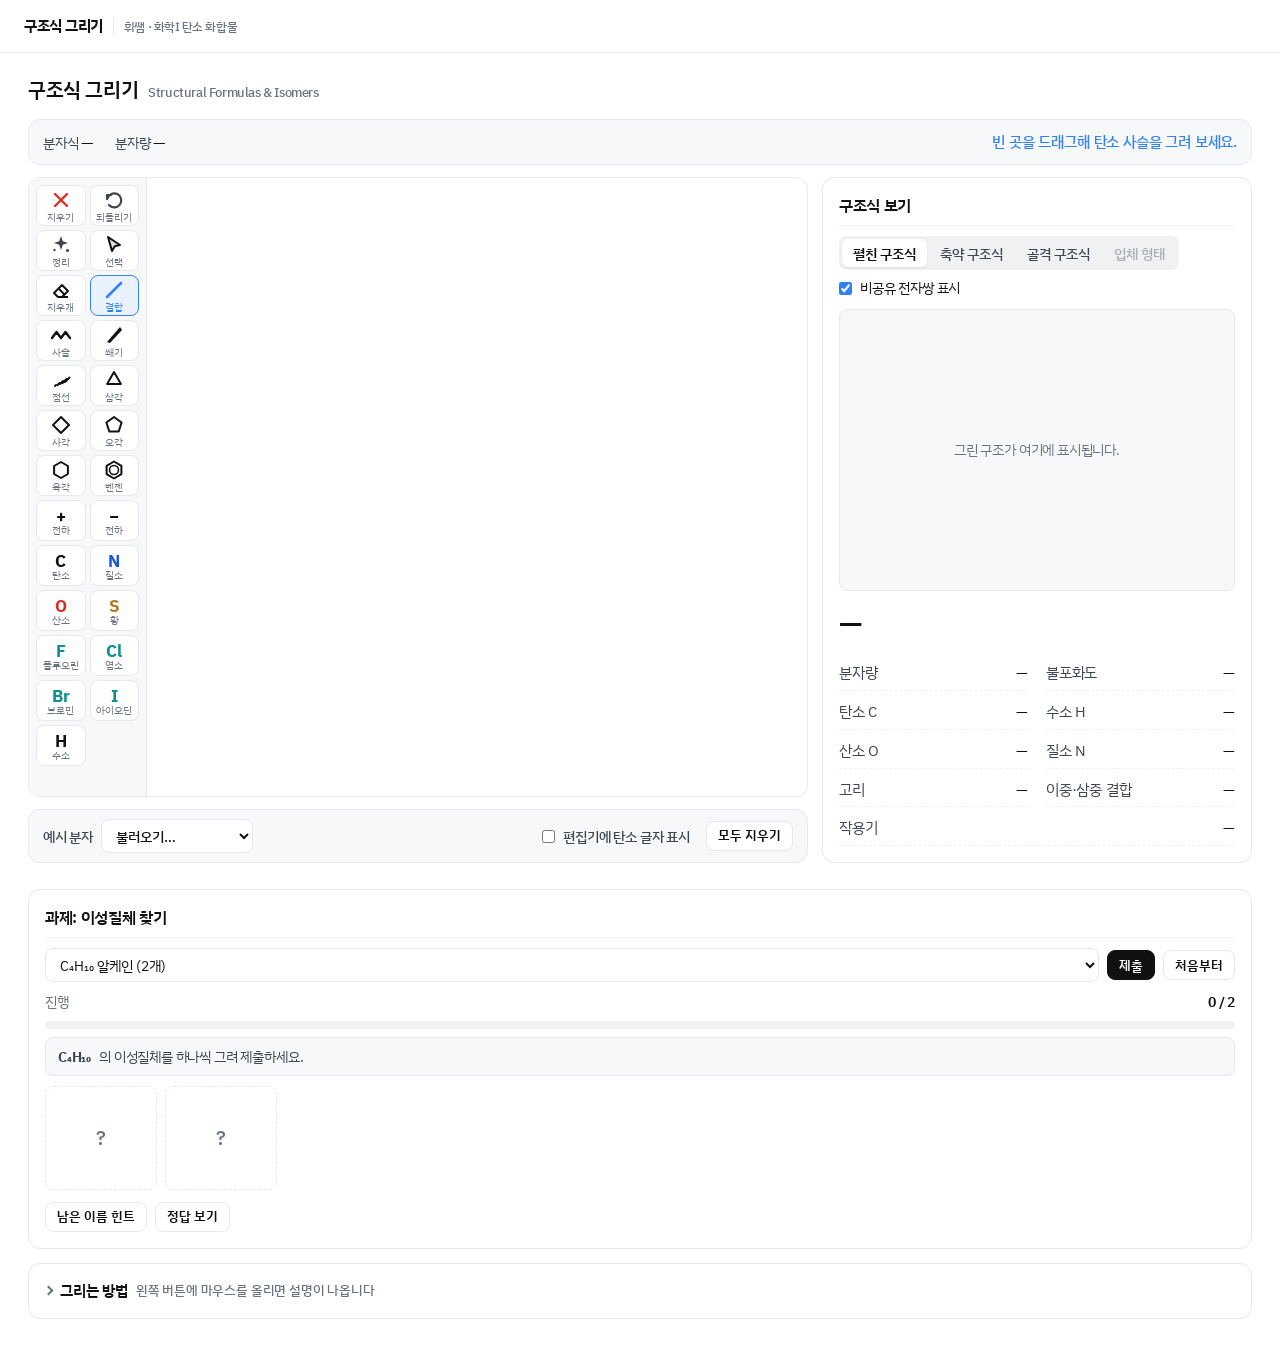
<file: labs/chemistry/organic-structure.html>
<!DOCTYPE html>
<html lang="ko">
<head>
    <meta charset="UTF-8">
    <meta name="viewport" content="width=device-width, initial-scale=1">
    <title>구조식 그리기 · V-Lab</title>
    <link rel="stylesheet" href="../../assets/css/lab-theme.css">
    <style>
        /* ---------- 이 실험 전용 ---------- */
        .oc-grid { display: grid; grid-template-columns: minmax(0, 1fr) 450px 380px; gap: 14px; align-items: stretch; margin-top: 12px; }
        .oc-col { display: flex; flex-direction: column; gap: 12px; min-width: 0; }
        .oc-bar { display: flex; align-items: center; gap: 16px; flex-wrap: wrap; padding: 9px 14px; background: var(--panel-2); border: 1px solid var(--line); border-radius: var(--radius); font-size: 14px; color: var(--text-2); }
        .oc-bar .sp { flex: 1; }
        .oc-bar label { display: flex; align-items: center; gap: 8px; font-weight: 500; }
        .oc-panel { display: flex; flex-direction: column; min-width: 0; }
        .oc-panel .oc-view { flex: 1; }
        .oc-help { margin-top: 14px; }
        .oc-help summary { cursor: pointer; font-weight: 600; font-size: 15px; list-style: none; display: flex; align-items: center; gap: 8px; }
        .oc-help summary::-webkit-details-marker { display: none; }
        .oc-help summary::before { content: ""; width: 7px; height: 7px; border-right: 2px solid var(--muted); border-bottom: 2px solid var(--muted); transform: rotate(-45deg); transition: transform .15s; }
        .oc-help[open] summary::before { transform: rotate(45deg); }
        .oc-help[open] summary { margin-bottom: 10px; }
        .oc-editor { flex: 1 1 0px; height: 0; min-height: 620px; padding-left: 118px; border: 1px solid var(--line); border-radius: var(--radius); background: #fff; overflow: hidden; position: relative; }
        .oc-tools { position: absolute; left: 0; top: 0; bottom: 0; width: 118px; padding: 7px; background: var(--panel-2); border-right: 1px solid var(--line); display: grid; grid-template-columns: 1fr 1fr; grid-auto-rows: 41px; gap: 4px; align-content: start; z-index: 2; }
        .oc-tools button { display: flex; flex-direction: column; align-items: center; justify-content: center; gap: 1px; border: 1px solid var(--line); border-radius: 8px; background: var(--panel); color: var(--text); padding: 0; cursor: pointer; }
        .oc-tools button:hover { background: #fff; border-color: var(--text-2); }
        .oc-tools button.on { background: var(--accent-soft); border-color: var(--accent); color: var(--accent); }
        .oc-tools button svg { width: 22px; height: 22px; display: block; }
        .oc-tools button span { font-size: 10px; line-height: 1; color: var(--muted); }
        .oc-tools button.on span { color: var(--accent); }
        .oc-tools button b { font-size: 17px; font-weight: 700; line-height: 1; }
        .oc-tools button.el-N b { color: #1A56DB; } .oc-tools button.el-O b { color: #D93025; } .oc-tools button.el-X b { color: #0E8F8F; } .oc-tools button.el-S b { color: #B7791F; }
        .oc-tools button.act svg { color: var(--text-2); }
        .oc-tools button.danger svg { color: #D93025; }
        .oc-editor .ocl-loading { position: absolute; inset: 0; display: grid; place-items: center; color: var(--muted); font-size: 14px; }
        .oc-tip { position: absolute; z-index: 6; pointer-events: none; background: #1F2328; color: #fff; padding: 7px 10px; border-radius: 8px; font-size: 13px; line-height: 1.45; max-width: 260px; box-shadow: 0 4px 14px rgba(0,0,0,.18); display: none; }
        .oc-tip b { display: block; font-size: 13.5px; margin-bottom: 1px; }
        .oc-view { background: var(--panel-2); border: 1px solid var(--line); border-radius: var(--radius-sm); min-height: 280px; display: grid; place-items: center; padding: 10px; overflow: hidden; }
        .oc-view svg { max-width: 100%; max-height: 320px; height: auto; }
        .oc-view.empty { color: var(--muted); font-size: 14px; }
        .oc-cond { font-family: var(--font); font-size: 28px; font-weight: 500; letter-spacing: .01em; color: var(--text); text-align: center; line-height: 1.4; padding: 10px; word-break: break-all; }
        .oc-cond sub { font-size: 60%; }
        .oc-formula { font-family: var(--font); font-size: 30px; font-weight: 500; color: var(--text); margin: 10px 0 4px; letter-spacing: .01em; }
        .oc-formula sub { font-size: 60%; color: var(--text); }
        .oc-stats { display: grid; grid-template-columns: 1fr 1fr; gap: 4px 18px; font-size: 14.5px; margin-top: 6px; }
        .oc-stats div { display: flex; justify-content: space-between; gap: 8px; border-bottom: 1px dashed var(--line-2); padding: 6px 0; color: var(--text-2); }
        .oc-stats b { color: var(--text); font-weight: 600; }
        .oc-stats .wide { grid-column: 1 / -1; }
        .oc-stats .wide b { text-align: right; font-weight: 500; }
        .oc-tips { font-size: 13.5px; color: var(--text-2); line-height: 1.6; padding-left: 18px; margin: 0; }
        .oc-tips li + li { margin-top: 4px; }
        .oc-tips kbd { font-family: var(--font); background: var(--line-2); border-radius: 4px; padding: 0 5px; font-size: 12.5px; font-weight: 600; }
        .oc-found { display: grid; grid-template-columns: repeat(auto-fill, minmax(105px, 1fr)); gap: 8px; margin-top: 10px; }
        .oc-found .card { border: 1px solid var(--line); border-radius: var(--radius-sm); background: var(--panel); padding: 6px; text-align: center; font-size: 13px; font-weight: 600; }
        .oc-found .card svg { width: 100%; height: 76px; }
        .oc-found .card.todo { color: var(--muted); font-weight: 500; border-style: dashed; display: grid; place-items: center; min-height: 104px; font-size: 20px; }
        .oc-progress { height: 8px; background: var(--line-2); border-radius: 99px; overflow: hidden; margin: 8px 0; }
        .oc-progress i { display: block; height: 100%; background: var(--ok); width: 0; transition: width .3s; }
        .oc-task { display: flex; gap: 8px; align-items: center; flex-wrap: wrap; }
        .oc-task select { flex: 1; min-width: 160px; }
        .note { font-size: 14px; }
        .note-ok { border-color: #BFE8D2; background: #EDFAF3; color: #0B7A4B; }
        .note-err { border-color: #F5C2C4; background: #FDEEEE; color: #B42318; }
        .note-warn { border-color: #F7DFA8; background: #FFF8E6; color: #9A6200; }
        .status b { font-size: 16px; }
        .status .msg { font-size: 14.5px; }
        .panel h3 { font-size: 15.5px; }
        .seg button { font-size: 14px; }
        .seg button:disabled { opacity: .4; cursor: not-allowed; }
        .oc-conf { display: flex; flex-direction: column; align-items: center; gap: 8px; width: 100%; }
        .oc-conf .legend { display: flex; gap: 14px; font-size: 13px; color: var(--text-2); flex-wrap: wrap; justify-content: center; }
        .oc-conf .legend i { display: inline-block; width: 10px; height: 10px; border-radius: 50%; margin-right: 4px; vertical-align: -1px; }
        .oc-conf p { font-size: 13px; color: var(--muted); margin: 0; text-align: center; line-height: 1.5; }
        .controls { font-size: 14.5px; }
        @media (max-width: 1500px) { .oc-grid { grid-template-columns: minmax(0, 1fr) 430px; } .oc-grid > .oc-panel:last-child { grid-column: 1 / -1; } }
        @media (max-width: 1000px) { .oc-grid { grid-template-columns: 1fr; } .oc-editor { min-height: 520px; } }
    </style>
</head>
<body>
    <header class="lab-header">
        <div class="inner">
            <div class="lab-brand">구조식 그리기<small>휘쌤 · 화학Ⅰ 탄소 화합물</small></div>
        </div>
    </header>

    <main class="lab-main">
        <h1 class="lab-title" id="main-title">구조식 그리기 <small>Structural Formulas &amp; Isomers</small></h1>

        <section class="lab-page active" id="exp0">
            <div class="status">
                <div>분자식 <b id="s-formula">—</b></div>
                <div>분자량 <b id="s-mw">—</b></div>
                <div class="msg" id="s-msg">빈 곳을 드래그해 탄소 사슬을 그려 보세요.</div>
            </div>
            <div class="oc-grid">
                <div class="oc-col">
                    <div class="oc-editor" id="ed"><div class="ocl-loading">편집기를 불러오는 중…</div></div>
                    <div class="oc-bar">
                        <label>예시 분자 <select id="ex">
                                <option value="">불러오기…</option>
                                <option value="CC">에테인</option><option value="C=C">에텐</option><option value="C#C">에타인</option>
                                <option value="CCCC">뷰테인</option><option value="CC(C)C">2-메틸프로페인</option><option value="CC(C)C(C)C">2,3-다이메틸뷰테인</option>
                                <option value="CO">메탄올</option><option value="CCO">에탄올</option><option value="CC(C)O">2-프로판올</option><option value="COC">다이메틸 에터</option>
                                <option value="CC=O">아세트알데하이드</option><option value="CC(C)=O">아세톤</option><option value="CC(=O)O">아세트산</option>
                                <option value="CC(=O)OCC">아세트산 에틸</option><option value="CN">메틸아민</option><option value="CC(N)=O">아세트아마이드</option>
                                <option value="OCCO">에틸렌 글리콜</option><option value="C=CC">프로펜</option><option value="C(Cl)(Cl)(Cl)Cl">사염화탄소</option>
                                <option value="C1CCCCC1">사이클로헥세인</option><option value="c1ccccc1">벤젠</option><option value="Cc1ccccc1">톨루엔</option><option value="Oc1ccccc1">페놀</option>
                            </select></label>
                        <span class="sp"></span>
                        <label class="radio"><input type="checkbox" id="showC"> 편집기에 탄소 글자 표시</label>
                        <button class="btn btn-sm" id="clear">모두 지우기</button>
                    </div>
                </div>

                <div class="panel oc-panel">
                    <h3>구조식 보기</h3>
                    <div class="row" style="justify-content:space-between; align-items:center; gap:8px; margin-bottom:10px; flex-wrap:wrap;">
                        <div class="seg" id="viewSeg">
                            <button data-v="expanded" class="selected">펼친 구조식</button>
                            <button data-v="condensed">축약 구조식</button>
                            <button data-v="skel">골격 구조식</button>
                            <button data-v="conf" id="confBtn" disabled title="사이클로헥세인(치환기 1개까지)을 그리면 볼 수 있습니다">입체 형태</button>
                        </div>
                        <label class="radio" style="padding:0; font-size:13.5px;"><input type="checkbox" id="lonePairs" checked> 비공유 전자쌍 표시</label>
                    </div>
                    <div class="oc-view empty" id="view">그린 구조가 여기에 표시됩니다.</div>
                    <div class="oc-formula" id="formula">—</div>
                    <div class="oc-stats">
                        <div><span>분자량</span><b id="st-mw">—</b></div>
                        <div><span>불포화도</span><b id="st-dbe">—</b></div>
                        <div><span>탄소 C</span><b id="st-C">—</b></div>
                        <div><span>수소 H</span><b id="st-H">—</b></div>
                        <div><span>산소 O</span><b id="st-O">—</b></div>
                        <div><span>질소 N</span><b id="st-N">—</b></div>
                        <div><span>고리</span><b id="st-ring">—</b></div>
                        <div><span>이중·삼중 결합</span><b id="st-multi">—</b></div>
                        <div class="wide"><span>작용기</span><b id="st-groups">—</b></div>
                    </div>
                </div>

                <div class="panel oc-panel">
                    <h3>과제: 이성질체 찾기</h3>
                    <div class="oc-task">
                        <select id="task"></select>
                        <button class="btn btn-sm btn-primary" id="submit">제출</button>
                        <button class="btn btn-sm" id="reset">처음부터</button>
                    </div>
                    <div class="kv" style="margin-top:10px;"><span>진행</span><b id="p-text">0 / 0</b></div>
                    <div class="oc-progress"><i id="p-bar"></i></div>
                    <div class="note" id="note"></div>
                    <div class="oc-found" id="found"></div>
                    <div class="row" style="margin-top:auto; padding-top:12px; gap:8px;">
                        <button class="btn btn-sm" id="hint">남은 이름 힌트</button>
                        <button class="btn btn-sm" id="reveal">정답 보기</button>
                    </div>
                </div>
            </div>

            <details class="panel oc-help">
                <summary>그리는 방법 <small class="muted" style="font-weight:500;">왼쪽 버튼에 마우스를 올리면 설명이 나옵니다</small></summary>
                <ul class="oc-tips">
                    <li><kbd>결합</kbd> 을 고르고 빈 곳을 <b>드래그</b>하면 탄소–탄소 결합이 생깁니다. 끝 원자에서 다시 드래그하면 사슬이 이어지고, <kbd>사슬</kbd> 로 드래그하면 한 번에 여러 개가 그려집니다.</li>
                    <li>결합을 <b>다시 클릭</b>하면 단일 → 이중 → 삼중 결합으로 바뀝니다.</li>
                    <li><kbd>O</kbd> <kbd>N</kbd> 같은 원소 버튼을 누른 뒤 원자를 클릭하면 그 원소로 바뀝니다. 수소는 자동으로 채워지므로 그리지 않아도 됩니다.</li>
                    <li>고리는 <kbd>삼각</kbd>~<kbd>벤젠</kbd> 을 누르고 빈 곳을 클릭합니다. <kbd>지우개</kbd> 로 지우고, <kbd>되돌리기</kbd> 로 한 단계 취소합니다.</li>
                    <li>골격 구조식에서는 탄소와 수소를 생략합니다. 어렵다면 <b>편집기에 탄소 글자 표시</b>를 켜고, 오른쪽에서 <b>펼친 구조식</b>과 비교해 보세요.</li>
                    <li>과제 제출 시 그린 구조는 원자의 연결을 표준 코드로 바꿔 비교합니다. 모양이나 방향이 달라도 연결이 같으면 <b>같은 물질</b>, 분자식이 같고 연결이 다르면 <b>이성질체</b>로 판정됩니다.</li>
                </ul>
            </details>
        </section>
    </main>

    <script>
        /* 편집기 확대 배율. 편집기는 캔버스 해상도를 devicePixelRatio 로 정하고 그 값을 불러올 때 한 번 읽으므로,
           라이브러리를 읽기 전에 배율만큼 높여 두어야 확대해도 선명합니다. */
        window.VLAB_EDITOR_ZOOM = 1.8;
        (function () { const real = window.devicePixelRatio || 1; Object.defineProperty(window, 'devicePixelRatio', { get: () => real * window.VLAB_EDITOR_ZOOM, configurable: true }); })();
    </script>
    <script type="module">
        import OCL from '../../assets/vendor/openchemlib/openchemlib.js';

        const $ = id => document.getElementById(id);
        const SUB = { '0': '₀', '1': '₁', '2': '₂', '3': '₃', '4': '₄', '5': '₅', '6': '₆', '7': '₇', '8': '₈', '9': '₉' };
        const subTxt = s => s.replace(/\d/g, d => SUB[d]);
        const subHtml = s => s.replace(/(\d+)/g, '<sub>$1</sub>');
        const esc = s => String(s).replace(/[&<>"]/g, c => ({ '&': '&amp;', '<': '&lt;', '>': '&gt;', '"': '&quot;' }[c]));
        if (/embed/.test(location.hash)) document.body.classList.add('vlab-embed');
        let ed = null, view = 'expanded', relabelling = false;

        /* =====================================================================
         *  분석
         * ===================================================================== */
        function analyze(mol) {
            const m = mol.getCompactCopy(); m.ensureHelperArrays(OCL.Molecule.cHelperRings);
            const mf = m.getMolecularFormula();
            const counts = { C: 0, H: 0, O: 0, N: 0, X: 0 };
            for (let a = 0; a < m.getAllAtoms(); a++) {
                const z = m.getAtomicNo(a);
                if (z === 6) counts.C++; else if (z === 8) counts.O++; else if (z === 7) counts.N++; else if (z === 1) counts.H++; else if ([9, 17, 35, 53].includes(z)) counts.X++;
                counts.H += m.getImplicitHydrogens(a);
            }
            let multi = 0;
            for (let b = 0; b < m.getAllBonds(); b++) if (m.getBondOrder(b) >= 2) multi++;
            const rings = m.getRingSet().getSize();
            const dbe = counts.C ? (2 * counts.C + 2 + counts.N - counts.H - counts.X) / 2 : 0;
            return { formula: mf.formula, mw: mf.relativeWeight, counts, multi, rings, dbe, atoms: m.getAllAtoms(), idcode: m.getIDCode() };
        }
        function strippedCode(mol) { const m = mol.getCompactCopy(); m.stripStereoInformation(); return m.getIDCode(); }
        function cleanCopy(mol) { const c = mol.getCompactCopy(); for (let a = 0; a < c.getAllAtoms(); a++) c.setAtomCustomLabel(a, null); return c; }
        function skelSvg(mol, w, h) { return mol.getAllAtoms() ? mol.toSVG(w, h, 'm' + Math.random().toString(36).slice(2, 8), { autoCrop: false, strokeWidth: 2, fontWeight: 600, factorTextSize: 1.4, suppressChiralText: true, suppressCIPParity: true }) : ''; }

        /* 작용기 (고등학교 범위): 원자 연결을 직접 읽어 판정 */
        function findGroups(mol) {
            const m = mol.getCompactCopy(); m.ensureHelperArrays(OCL.Molecule.cHelperRings);
            const n = m.getAllAtoms(), Z = a => m.getAtomicNo(a), H = a => m.getImplicitHydrogens(a);
            const nb = a => { const r = []; for (let i = 0; i < m.getConnAtoms(a); i++) r.push({ a: m.getConnAtom(a, i), o: m.getBondOrder(m.getConnBond(a, i)) }); return r; };
            const names = [];
            const carbonylC = new Set();
            for (let a = 0; a < n; a++) if (Z(a) === 6 && nb(a).some(x => Z(x.a) === 8 && x.o === 2)) carbonylC.add(a);
            for (const c of carbonylC) {
                const ns = nb(c);
                if (ns.find(x => Z(x.a) === 8 && x.o === 1 && H(x.a) === 1)) names.push('카복실기');
                else if (ns.find(x => Z(x.a) === 8 && x.o === 1 && m.getConnAtoms(x.a) === 2)) names.push('에스터');
                else if (ns.find(x => Z(x.a) === 7 && x.o === 1)) names.push('아마이드');
                else if (H(c) >= 1 || ns.length === 1) names.push('포밀기(알데하이드)');
                else names.push('카보닐기(케톤)');
            }
            for (let a = 0; a < n; a++) {
                const z = Z(a), ns = nb(a);
                if (z === 8 && ns.length === 1 && H(a) === 1 && Z(ns[0].a) === 6 && !carbonylC.has(ns[0].a)) names.push(m.isAromaticAtom(ns[0].a) ? '하이드록시기(페놀)' : '하이드록시기(알코올)');
                if (z === 8 && ns.length === 2 && H(a) === 0 && ns.every(x => Z(x.a) === 6 && !carbonylC.has(x.a))) names.push('에터');
                if (z === 7 && ns.length && !ns.some(x => carbonylC.has(x.a)) && ns.every(x => x.o === 1)) names.push(H(a) === 2 ? '아미노기' : '아민');
                if ([9, 17, 35, 53].includes(z) && ns.length === 1) names.push('할로젠');
            }
            for (let b = 0; b < m.getAllBonds(); b++) {
                const a1 = m.getBondAtom(0, b), a2 = m.getBondAtom(1, b), o = m.getBondOrder(b);
                if (Z(a1) === 6 && Z(a2) === 6 && !m.isAromaticBond(b)) { if (o === 2) names.push('C=C 이중 결합'); else if (o === 3) names.push('C≡C 삼중 결합'); }
            }
            const rs = m.getRingSet();
            for (let r = 0; r < rs.getSize(); r++) { const atoms = rs.getRingAtoms(r); if (atoms.length === 6 && atoms.every(a => Z(a) === 6 && m.isAromaticAtom(a))) names.push('벤젠 고리'); }
            return [...new Set(names)];
        }

        /* =====================================================================
         *  펼친 구조식 (모든 원자를 가로·세로 격자에 그리는 교과서식 구조식)
         *  - 가장 긴 사슬을 가로로 놓고, 가지는 위·아래로, 수소는 남은 방향에 붙입니다.
         *  - 고리가 있으면 격자로 그릴 수 없어 라이브러리의 수소 명시 그림으로 대신합니다.
         * ===================================================================== */
        const SYM = { 6: 'C', 7: 'N', 8: 'O', 9: 'F', 15: 'P', 16: 'S', 17: 'Cl', 35: 'Br', 53: 'I', 14: 'Si' };
        function heavyGraph(mol) {
            const m = mol.getCompactCopy(); m.ensureHelperArrays(OCL.Molecule.cHelperRings);
            const n = m.getAllAtoms(), atoms = [];
            for (let a = 0; a < n; a++) {
                const nb = [];
                for (let i = 0; i < m.getConnAtoms(a); i++) nb.push({ a: m.getConnAtom(a, i), o: m.getBondOrder(m.getConnBond(a, i)) });
                atoms.push({ z: m.getAtomicNo(a), h: m.getImplicitHydrogens(a), nb });
            }
            return { atoms, rings: m.getRingSet().getSize(), n };
        }
        function longestPath(g, prefer) {                     // 가장 긴 사슬: 길이 → 탄소 수 → 탄소 끝 → CH₃ 로 시작 → 단일 결합 끝 순으로 고름
            if (g.n === 1) return [0];
            let leaves = []; for (let i = 0; i < g.n; i++) if (g.atoms[i].nb.length <= 1) leaves.push(i);
            const isO2 = i => g.atoms[i].z === 8 && g.atoms[i].nb.length === 1 && g.atoms[i].nb[0].o === 2;   // 말단 =O 는 사슬 끝이 아니라 가지로
            const noO2 = leaves.filter(i => !isO2(i));
            if (noO2.length >= 2) leaves = noO2;
            else if (noO2.length === 1) leaves = [...noO2, ...leaves.filter(isO2).map(i => g.atoms[i].nb[0].a).filter(c => !noO2.includes(c))];   // 예: 아세트알데하이드 → C–C
            let best = null, bestScore = null;
            for (const s0 of leaves) {
                const d = Array(g.n).fill(-1), par = Array(g.n).fill(-1); d[s0] = 0; const q = [s0];
                while (q.length) { const u = q.shift(); for (const { a } of g.atoms[u].nb) if (d[a] < 0) { d[a] = d[u] + 1; par[a] = u; q.push(a); } }
                for (const t of leaves) {
                    if (t === s0) continue;
                    const path = []; for (let x = t; x !== -1; x = par[x]) path.push(x); path.reverse();
                    const A = g.atoms, endBond = A[t].nb[0] ? A[t].nb[0].o : 1;
                    const score = [path.length, path.filter(a => A[a].z === 6).length, (A[s0].z === 6) + (A[t].z === 6), A[s0].z === 6 ? 1 : 0, A[s0].z === 6 ? A[s0].h : 0, endBond === 1 ? 1 : 0, prefer ? prefer(path) : 0];
                    if (!bestScore || score.some((v, i) => v !== bestScore[i] && (v > bestScore[i]) === !score.slice(0, i).some((w, j) => w !== bestScore[j]))) {
                        let better = false; for (let i = 0; i < score.length; i++) { if (score[i] !== bestScore?.[i]) { better = !bestScore || score[i] > bestScore[i]; break; } }
                        if (better) { best = path; bestScore = score; }
                    }
                }
            }
            return best || [0];
        }
        function expandedLayout(g) {
            if (g.rings > 0 || g.n === 0) return null;
            const path = longestPath(g), onPath = new Set(path), pathIdx = {}; path.forEach((a, i) => pathIdx[a] = i);
            const size = {}; (function sz(u, par) { let s = 1; for (const { a } of g.atoms[u].nb) if (a !== par) s += sz(a, u); size[u] = s; return s; })(path[0], -1);
            const pos = {}, occ = new Set(), key = (x, y) => Math.round(x * 100) + ',' + Math.round(y * 100);
            const place = (u, par, x, y, dx, dy, depth) => {
                pos[u] = { x, y, dx, dy }; occ.add(key(x, y));
                const kids = g.atoms[u].nb.filter(e => e.a !== par);
                if (!kids.length) return;
                const perp = (dx !== 0) ? [[0, -1], [0, 1]] : [[1, 0], [-1, 0]];
                if (depth % 2 === 1) perp.reverse();                                   // 가지를 위·아래 번갈아
                let main = null;
                const next = kids.find(e => onPath.has(u) && onPath.has(e.a) && pathIdx[e.a] === pathIdx[u] + 1);
                if (next) main = next;
                else { const cand = kids.filter(e => !(e.o === 2 && g.atoms[e.a].z === 8)); if (cand.length) main = cand.reduce((p, c) => size[c.a] > size[p.a] ? c : p); }
                if (main && main.o === 2 && g.atoms[main.a].z === 8 && kids.length === 1) main = null;   // 알데하이드: =O 는 위로, 직진 자리는 H
                const rest = kids.filter(e => e !== main);
                rest.sort((p, q) => (q.o === 2 && g.atoms[q.a].z === 8) - (p.o === 2 && g.atoms[p.a].z === 8));   // =O 가 먼저 수직 자리를 차지
                let slots = [...perp, [-dx, -dy]].filter(([sx, sy]) => !(par >= 0 && sx === -dx && sy === -dy));
                if (main) place(main.a, u, x + dx, y + dy, dx, dy, depth + 1);
                else slots = [[dx, dy], ...slots];
                rest.forEach(e => {
                    const isO2 = e.o === 2 && g.atoms[e.a].z === 8, up = slots.find(([sx, sy]) => sx === 0 && sy === -1 && !occ.has(key(x, y - 1)));
                    let s = (isO2 && up) || slots.find(([sx, sy]) => !occ.has(key(x + sx, y + sy))) || slots[0];
                    slots = slots.filter(v => v !== s); place(e.a, u, x + s[0], y + s[1], s[0], s[1], depth + 1);
                });
            };
            place(path[0], -1, 0, 0, 1, 0, 0);
            const hs = [];                                                                // 수소 배치
            for (let u = 0; u < g.n; u++) {
                const P = pos[u]; if (!P) continue;
                const dirs = (P.dx !== 0) ? [[P.dx, 0], [0, -1], [0, 1], [-P.dx, 0]] : [[0, P.dy], [1, 0], [-1, 0], [0, -P.dy]];   // 직진 → 수직 → 뒤
                let left = g.atoms[u].h;
                for (const [sx, sy] of dirs) { if (!left) break; if (occ.has(key(P.x + sx, P.y + sy)) || occ.has(key(P.x + sx * .62, P.y + sy * .62))) continue; occ.add(key(P.x + sx * .62, P.y + sy * .62)); hs.push({ u, x: P.x + sx * .62, y: P.y + sy * .62 }); left--; }
                for (let i = 0; i < left; i++) hs.push({ u, x: P.x + .62, y: P.y - .62 });  // 자리가 모자라면 겹쳐서라도 표시
            }
            return { pos, hs };
        }
        const VALENCE_E = { 5: 3, 6: 4, 7: 5, 8: 6, 9: 7, 14: 4, 15: 5, 16: 6, 17: 7, 35: 7, 53: 7 };
        function expandedSvg(mol, showLP) {
            const g = heavyGraph(mol), L = expandedLayout(g);
            if (!L) return null;
            const U = 64, R = 14, RH = 11, pts = [];
            Object.values(L.pos).forEach(p => pts.push([p.x, p.y])); L.hs.forEach(h => pts.push([h.x, h.y]));
            const xs = pts.map(p => p[0]), ys = pts.map(p => p[1]);
            const minX = Math.min(...xs) - .5, maxX = Math.max(...xs) + .5, minY = Math.min(...ys) - .5, maxY = Math.max(...ys) + .5;
            const W = (maxX - minX) * U, Hh = (maxY - minY) * U, X = x => (x - minX) * U, Y = y => (y - minY) * U;
            let s = '';
            const bond = (x1, y1, x2, y2, r1, r2, order) => {
                const dx = x2 - x1, dy = y2 - y1, len = Math.hypot(dx, dy), ux = dx / len, uy = dy / len;
                const ax = x1 + ux * r1, ay = y1 + uy * r1, bx = x2 - ux * r2, by = y2 - uy * r2, px = -uy, py = ux;
                const offs = order === 1 ? [0] : order === 2 ? [-4, 4] : [-6, 0, 6];
                offs.forEach(o => { s += `<line x1="${ax + px * o}" y1="${ay + py * o}" x2="${bx + px * o}" y2="${by + py * o}" stroke="#1F2328" stroke-width="2.2" stroke-linecap="round"/>`; });
            };
            const done = new Set();
            for (let u = 0; u < g.n; u++) for (const { a, o } of g.atoms[u].nb) { const k = Math.min(u, a) + '-' + Math.max(u, a); if (done.has(k)) continue; done.add(k); const P = L.pos[u], Q = L.pos[a]; bond(X(P.x), Y(P.y), X(Q.x), Y(Q.y), R, R, o); }
            L.hs.forEach(h => { const P = L.pos[h.u]; bond(X(P.x), Y(P.y), X(h.x), Y(h.y), R, RH, 1); });
            const color = z => z === 8 ? '#D93025' : z === 7 ? '#1A56DB' : [9, 17, 35, 53].includes(z) ? '#0E8F8F' : '#1F2328';
            for (let u = 0; u < g.n; u++) { const P = L.pos[u]; s += `<text x="${X(P.x)}" y="${Y(P.y)}" text-anchor="middle" dominant-baseline="central" font-size="23" font-weight="600" fill="${color(g.atoms[u].z)}">${SYM[g.atoms[u].z] || '?'}</text>`; }
            L.hs.forEach(h => { s += `<text x="${X(h.x)}" y="${Y(h.y)}" text-anchor="middle" dominant-baseline="central" font-size="20" font-weight="500" fill="#3F4652">H</text>`; });
            if (showLP) for (let u = 0; u < g.n; u++) {                    // 비공유 전자쌍: (원자가 전자 − 결합 전자 수) / 2 쌍을 빈 방향에 점 두 개로
                const A = g.atoms[u], ve = VALENCE_E[A.z]; if (ve === undefined) continue;
                const bonds = A.nb.reduce((t, e) => t + e.o, 0) + A.h, pairs = Math.max(0, Math.floor((ve - bonds) / 2));
                if (!pairs) continue;
                const P = L.pos[u], used = new Set();
                const dirOf = (x, y) => (Math.abs(x) > Math.abs(y)) ? (x > 0 ? 'R' : 'L') : (y > 0 ? 'D' : 'U');
                A.nb.forEach(e => { const Q = L.pos[e.a]; used.add(dirOf(Q.x - P.x, Q.y - P.y)); });
                L.hs.filter(h => h.u === u).forEach(h => used.add(dirOf(h.x - P.x, h.y - P.y)));
                const vec = { U: [0, -1], D: [0, 1], R: [1, 0], L: [-1, 0] }, horiz = used.has('L') || used.has('R');
                const order = (horiz && !used.has('U') && !used.has('D')) ? ['U', 'D', 'R', 'L'] : (!horiz ? ['L', 'R', 'U', 'D'] : ['U', 'D', 'L', 'R']);
                const free = order.filter(d => !used.has(d));
                for (let i = 0; i < pairs; i++) {
                    const d = free[i % free.length] || 'U', [dx, dy] = vec[d], cx = X(P.x) + dx * 24, cy = Y(P.y) + dy * 24, px = -dy * 5.5, py = dx * 5.5;
                    s += `<circle cx="${cx + px}" cy="${cy + py}" r="2.6" fill="${color(A.z)}"/><circle cx="${cx - px}" cy="${cy - py}" r="2.6" fill="${color(A.z)}"/>`;
                }
            }
            return `<svg xmlns="http://www.w3.org/2000/svg" viewBox="0 0 ${W} ${Hh}" width="${W}" height="${Hh}" font-family="IBM Plex Sans KR, Arial, sans-serif">${s}</svg>`;
        }
        function cyclohexaneInfo(mol) {                     // 포화 6원 탄소 고리 + 치환기(최대 1개) 이면 정보 반환, 아니면 null
            const g = heavyGraph(mol); if (g.rings !== 1) return null;
            const m = mol.getCompactCopy(); m.ensureHelperArrays(OCL.Molecule.cHelperRings); const rs = m.getRingSet(); if (rs.getSize() !== 1) return null;
            const ring = rs.getRingAtoms(0); if (ring.length !== 6 || !ring.every(a => g.atoms[a].z === 6 && g.atoms[a].nb.every(e => e.o === 1))) return null;
            const inRing = new Set(ring), subs = [];
            ring.forEach((a, i) => g.atoms[a].nb.forEach(e => { if (!inRing.has(e.a)) subs.push({ ringIdx: i, atom: e.a }); }));
            if (subs.length > 1) return { ring, subs, tooMany: true };
            let label = '';
            if (subs.length === 1) {                           // 치환기 이름: 축약 구조식 방식으로 (CH₃, OH, Cl, CH₂CH₃ …)
                const sub = subs[0], seen = new Set([ring[sub.ringIdx]]);
                const walk = (u, par) => { const A = g.atoms[u], sym = SYM[A.z] || '?'; let out = sym + (A.h ? 'H' + (A.h > 1 ? SUB[A.h] : '') : ''); A.nb.filter(e => e.a !== par).forEach(e => { if (e.o === 2 && g.atoms[e.a].z === 8) out += 'O'; else out += walk(e.a, u); }); return out; };
                label = walk(sub.atom, ring[sub.ringIdx]);
                if (label === 'CO' + 'OH' || /^C(=O)?O.*H$/.test(label)) label = 'COOH';
            }
            return { ring, subs, label };
        }
        function isCyclohexane(mol) { const c = cyclohexaneInfo(mol); return !!c && !c.tooMany; }
        let confKind = 'chair', ringFlip = false;
        /* 교과서식 틀 좌표: 의자형은 서로 평행한 세 쌍의 결합, 축방향은 수직, 적도방향은 두 칸 건너 결합과 평행하게 바깥으로 */
        function conformerSvg(kind, subLabel) {
            const W = 330, Hh = 230;
            /* 의자형 틀: C1(발, 왼쪽 아래) → C2 → C3 → C4(머리, 오른쪽 위) → C5 → C6. 마주 보는 결합끼리 평행 (a, b, c 벡터) */
            const a = [34, -44], bv = [54, 8], c = [40, -16], C1 = [0, 50];
            let chair = [C1, [C1[0] + a[0], C1[1] + a[1]]]; chair.push([chair[1][0] + bv[0], chair[1][1] + bv[1]]); chair.push([chair[2][0] + c[0], chair[2][1] + c[1]]);
            chair.push([chair[3][0] - a[0], chair[3][1] - a[1]]); chair.push([chair[4][0] - bv[0], chair[4][1] - bv[1]]);
            chair = chair.map(([x, y]) => [x * 1.45, y * 1.45]);
            if (kind === 'chair' && ringFlip) chair = chair.map(([x, y]) => [x, -y]);                     // 고리 뒤집기 = 위·아래 원자가 서로 바뀜 (상하 반전)
            const boat = [[10, 60], [60, 100], [120, 100], [170, 60], [120, 60], [60, 60]];
            const raw = kind === 'chair' ? chair : boat;
            const mx = (Math.min(...raw.map(p => p[0])) + Math.max(...raw.map(p => p[0]))) / 2, my = (Math.min(...raw.map(p => p[1])) + Math.max(...raw.map(p => p[1]))) / 2;
            const P = raw.map(([x, y]) => [x - mx + W / 2, y - my + Hh / 2]);
            const cx = P.reduce((t, p) => t + p[0], 0) / 6, cy = P.reduce((t, p) => t + p[1], 0) / 6;
            const sub = (a, b) => [a[0] - b[0], a[1] - b[1]], norm = v => { const l = Math.hypot(v[0], v[1]); return [v[0] / l, v[1] / l]; };
            const bonds = [];                                   // {i, dir:[dx,dy], len, kind:'ax'|'eq'|'fp'|'bs'}
            for (let i = 0; i < 6; i++) {
                const up = kind === 'chair' ? ((i % 2 === 1) !== ringFlip) : (i === 0 || i === 3);   // 의자형: 홀수 번째가 '위' 원자 (뒤집으면 반대). 배형: 양 끝이 위
                if (kind === 'chair') {
                    const e = norm(sub(P[(i + 2) % 6], P[(i + 1) % 6]));           // 두 칸 건너 결합과 평행
                    const out = sub(P[i], [cx, cy]); const sgn = (e[0] * out[0] + e[1] * out[1]) >= 0 ? 1 : -1;
                    bonds.push({ i, dir: [0, up ? -1 : 1], len: 38, kind: 'ax' });
                    bonds.push({ i, dir: [e[0] * sgn, e[1] * sgn], len: 34, kind: 'eq' });
                } else if (i === 0 || i === 3) {
                    const inward = norm(sub([cx, cy - 10], P[i]));
                    bonds.push({ i, dir: [inward[0] * 0.35 + 0, -0.94], len: 36, kind: 'fp' });
                    bonds.push({ i, dir: norm(sub(P[i], [cx, cy + 40])), len: 34, kind: 'bs' });
                } else {
                    bonds.push({ i, dir: [0, up ? -1 : 1], len: 36, kind: 'ax' });
                    const e = norm(sub(P[i], [cx, cy])); bonds.push({ i, dir: [e[0], e[1] * 0.4 + (P[i][1] > cy ? 0.3 : -0.3)], len: 34, kind: 'eq' });
                }
            }
            const col = { ax: '#D93025', eq: '#1A56DB', fp: '#E07B00', bs: '#6B7280' };
            let s = '';
            P.forEach((p, i) => { const q = P[(i + 1) % 6]; const front = kind === 'chair' && ((!ringFlip && (i === 5 || i === 4)) || (ringFlip && (i === 0 || i === 1)));   // 앞쪽 결합은 굵게
                s += `<line x1="${p[0]}" y1="${p[1]}" x2="${q[0]}" y2="${q[1]}" stroke="#1F2328" stroke-width="${front ? 3.6 : 2.4}" stroke-linecap="round"/>`; });
            bonds.forEach(b => {
                let text = 'H', k = b.kind;
                if (subLabel && b.i === 0 && ((k === 'eq') !== ringFlip)) text = subLabel;   // 치환기는 C1 에, 기본 적도방향 (뒤집으면 축방향)
                const d = norm(b.dir), x1 = P[b.i][0], y1 = P[b.i][1], x2 = x1 + d[0] * b.len, y2 = y1 + d[1] * b.len;
                const isSub = text !== 'H';
                s += `<line x1="${x1}" y1="${y1}" x2="${x2}" y2="${y2}" stroke="${isSub ? '#111' : col[k]}" stroke-width="${isSub ? 2.6 : 1.8}"/>`;
                s += `<text x="${x2 + d[0] * (isSub ? 16 : 9)}" y="${y2 + d[1] * (isSub ? 12 : 9)}" text-anchor="middle" dominant-baseline="central" font-size="${isSub ? 14 : 13}" font-weight="${isSub ? 700 : 600}" fill="${isSub ? '#111' : col[k]}">${isSub ? subHtml(esc(text)) : 'H'}</text>`;
            });
            return `<svg xmlns="http://www.w3.org/2000/svg" viewBox="0 0 ${W} ${Hh}" width="${W}" height="${Hh}" font-family="IBM Plex Sans KR, Arial, sans-serif">${s}</svg>`;
        }
        function conformerView(mol) {
            const info = cyclohexaneInfo(mol) || {}; const chair = confKind === 'chair';
            if (info.tooMany) return `<div class="oc-conf"><p>치환기가 2개 이상이면 시스·트랜스 배치에 따라 모양이 달라져서 여기서는 그리지 않습니다. 치환기 1개까지 표시합니다.</p></div>`;
            const label = info.label || '';
            return `<div class="oc-conf">
                <div class="row" style="gap:8px; align-items:center;"><div class="seg"><button class="${chair ? 'selected' : ''}" data-k="chair">의자형</button><button class="${chair ? '' : 'selected'}" data-k="boat">배형</button></div>${chair ? `<button class="btn btn-sm" data-flip="1">고리 뒤집기</button>` : ''}</div>
                ${conformerSvg(confKind, label)}
                <div class="legend">${chair ? '<span><i style="background:#D93025"></i>축방향(axial) H</span><span><i style="background:#1A56DB"></i>적도방향(equatorial) H</span>' : '<span><i style="background:#E07B00"></i>플래그폴 H</span><span><i style="background:#6B7280"></i>보스프릿 H</span><span><i style="background:#D93025"></i>축방향</span><span><i style="background:#1A56DB"></i>적도방향</span>'}</div>
                <p>${chair ? (label ? `치환기 ${subHtml(esc(label))} 는 ${ringFlip ? '<b>축방향</b>에 있습니다. 같은 쪽 축방향 H 두 개와 가까워 불안정합니다 (1,3-이축 상호작용).' : '<b>적도방향</b>에 있을 때 더 안정합니다. 고리 뒤집기를 누르면 축방향으로 바뀝니다.'}` : '의자형이 가장 안정합니다. 축방향 H 는 고리 평면에 수직으로 위·아래를 번갈아 향하고, 적도방향 H 는 고리 바깥쪽을 향합니다. 고리 뒤집기를 누르면 축방향과 적도방향이 서로 바뀝니다.') : '배형은 양 끝의 플래그폴 H 가 가까워 반발하고, 옆면의 H 들이 서로 가려진 배치라 의자형보다 약 28 kJ/mol 불안정합니다.'}</p>
            </div>`;
        }
        function explicitHSvg(mol) {                          // 고리가 있을 때의 대체 그림 (수소 명시)
            const e = cleanCopy(mol); e.addImplicitHydrogens(); e.inventCoordinates({ keepHydrogens: true }); return skelSvg(e, 440, 300);
        }

        /* 축약 구조식: 가장 긴 사슬을 따라 CH₃CH(CH₃)CH₂OH 처럼 적음 */
        function condensed(mol) {
            const g = heavyGraph(mol); if (g.n === 0) return '';
            if (g.rings > 0) return null;
            const path = longestPath(g, pth => { const c = pth.find((a, i) => g.atoms[a].z === 6 && g.atoms[a].nb.some(e => e.o === 2 && g.atoms[e.a].z === 8)); return c === undefined ? 0 : (pth.length - pth.indexOf(c)); }), onPath = new Set(path);
            const lab = u => { const A = g.atoms[u], sym = SYM[A.z] || '?'; return sym + (A.h ? 'H' + (A.h > 1 ? A.h : '') : ''); };
            const bondSym = o => o === 2 ? '=' : o === 3 ? '≡' : '';
            const group = (u, par) => {                                             // u 와 그 가지(사슬 바깥)들을 문자열로
                const A = g.atoms[u]; let out = '';
                const kids = A.nb.filter(e => e.a !== par && !(onPath.has(u) && onPath.has(e.a)));
                const dblO = kids.filter(e => e.o === 2 && A.z === 6 && g.atoms[e.a].z === 8), oh = kids.filter(e => g.atoms[e.a].z === 8 && e.o === 1 && g.atoms[e.a].h === 1 && g.atoms[e.a].nb.length === 1);
                if (A.z === 6 && dblO.length && oh.length === 1 && kids.length === 2) return 'COOH';                 // 카복실기
                if (A.z === 6 && dblO.length && A.h === 1 && kids.length === 1) return 'CHO';                        // 포밀기
                out += lab(u);
                dblO.forEach(() => out += 'O');
                kids.filter(e => !dblO.includes(e)).forEach(e => out += '(' + chain(e.a, u) + ')');
                return out;
            };
            const chain = (u, par) => {                                             // 가지 안쪽은 가장 긴 사슬 개념 없이 그대로 이어 씀
                const A = g.atoms[u]; const kids = A.nb.filter(e => e.a !== par);
                const dblO = kids.filter(e => e.o === 2 && A.z === 6 && g.atoms[e.a].z === 8), oh = kids.filter(e => g.atoms[e.a].z === 8 && e.o === 1 && g.atoms[e.a].h === 1 && g.atoms[e.a].nb.length === 1);
                if (A.z === 6 && dblO.length && oh.length === 1 && kids.length === 2) return 'COOH';
                if (A.z === 6 && dblO.length && A.h === 1 && kids.length === 1) return 'CHO';
                let out = lab(u); dblO.forEach(() => out += 'O');
                const rest = kids.filter(e => !dblO.includes(e));
                if (!rest.length) return out;
                const main = rest.reduce((p, c) => (g.atoms[c.a].z === 6) >= (g.atoms[p.a].z === 6) ? c : p);
                rest.filter(e => e !== main).forEach(e => out += '(' + chain(e.a, u) + ')');
                return out + bondSym(main.o) + chain(main.a, u);
            };
            let out = '';
            path.forEach((u, i) => { if (i) { const o = g.atoms[u].nb.find(e => e.a === path[i - 1]).o; out += bondSym(o); } out += group(u, i ? path[i - 1] : -1); });
            return out;
        }

        /* =====================================================================
         *  화면 갱신
         * ===================================================================== */
        function update() {
            if (relabelling || !ed) return;
            const mol = ed.getMolecule();

            if ($('showC').checked) {
                mol.ensureHelperArrays(OCL.Molecule.cHelperNeighbours); let changed = false;
                for (let a = 0; a < mol.getAllAtoms(); a++) if (mol.getAtomicNo(a) === 6) { const h = mol.getImplicitHydrogens(a); const lab = h ? 'CH' + (h > 1 ? SUB[h] : '') : 'C'; if (mol.getAtomCustomLabel(a) !== lab) { mol.setAtomCustomLabel(a, lab); changed = true; } }
                if (changed) { relabelling = true; ed.moleculeChanged(); relabelling = false; }
            }
            const an = analyze(mol), has = an.atoms > 0;
            $('s-formula').innerHTML = has ? subHtml(an.formula) : '—'; $('s-mw').textContent = has ? an.mw.toFixed(2) : '—';
            $('formula').innerHTML = has ? subHtml(an.formula) : '—';
            $('st-mw').textContent = has ? an.mw.toFixed(2) + ' g/mol' : '—'; $('st-dbe').textContent = has ? an.dbe : '—';
            ['C', 'H', 'O', 'N'].forEach(k => $('st-' + k).textContent = has ? an.counts[k] : '—');
            $('st-ring').textContent = has ? an.rings : '—'; $('st-multi').textContent = has ? an.multi : '—';
            const groups = has ? findGroups(mol) : [];
            $('st-groups').textContent = has ? (groups.length ? groups.join(', ') : '없음 (탄화수소)') : '—';
            const cyc = has && !!cyclohexaneInfo(mol); $('confBtn').disabled = !cyc;
            if (!cyc && view === 'conf') { view = 'expanded'; $('viewSeg').querySelectorAll('button').forEach(x => x.classList.toggle('selected', x.dataset.v === 'expanded')); }
            $('s-msg').textContent = !has ? '빈 곳을 드래그해 탄소 사슬을 그려 보세요.' : an.dbe < 0 ? '원자가를 확인하세요 (결합 수가 맞지 않습니다).' : an.dbe === 0 ? '포화 화합물 (이중 결합·고리 없음)' : `불포화도 ${an.dbe}: 이중 결합이나 고리가 ${an.dbe}개`;
            renderView();
        }
        function renderView() {
            const el = $('view'), mol = ed.getMolecule();
            if (!mol.getAllAtoms()) { el.className = 'oc-view empty'; el.textContent = '그린 구조가 여기에 표시됩니다.'; return; }
            el.className = 'oc-view';
            if (view === 'conf') { el.innerHTML = conformerView(mol); return; }
            if (view === 'skel') { el.innerHTML = skelSvg(cleanCopy(mol), 440, 300); return; }
            if (view === 'condensed') { const c = condensed(mol); el.innerHTML = c === null ? `<div class="oc-cond muted" style="font-size:15px;">고리 화합물은 축약 구조식 대신 골격 구조식으로 봅니다.</div>` : `<div class="oc-cond">${subHtml(esc(c))}</div>`; return; }
            const svg = expandedSvg(mol, $('lonePairs').checked);
            el.innerHTML = svg || (explicitHSvg(mol) + '<div class="muted" style="font-size:12.5px;margin-top:4px;">고리 화합물은 격자형 대신 모든 원자를 표시한 그림으로 보여 줍니다.</div>');
        }
        $('lonePairs').addEventListener('change', renderView);
        $('view').addEventListener('click', e => { if (view !== 'conf') return; const b = e.target.closest('button'); if (!b) return; if (b.dataset.k) confKind = b.dataset.k; else if (b.dataset.flip) ringFlip = !ringFlip; renderView(); });
        $('viewSeg').addEventListener('click', e => { const b = e.target.closest('button'); if (!b || b.disabled) return; view = b.dataset.v; $('viewSeg').querySelectorAll('button').forEach(x => x.classList.toggle('selected', x === b)); renderView(); });
        $('ex').addEventListener('change', () => { if ($('ex').value) loadSmiles($('ex').value); $('ex').value = ''; });
        $('clear').addEventListener('click', () => { ed.clearAll(); });
        $('showC').addEventListener('change', () => {
            const mol = ed.getMolecule();
            if (!$('showC').checked) for (let a = 0; a < mol.getAllAtoms(); a++) mol.setAtomCustomLabel(a, null);
            relabelling = true; ed.moleculeChanged(); relabelling = false; update();
        });
        function loadSmiles(smi) { const m = OCL.Molecule.fromSmiles(smi); m.inventCoordinates(); ed.setMolecule(m); ed.moleculeChanged(); }

        /* =====================================================================
         *  도구 모음: 편집기 자체 도구 모음(작은 캔버스)은 숨기고, 큰 HTML 버튼을 대신 둡니다.
         *  버튼을 누르면 숨은 도구 모음의 해당 칸(2열 × 17행, 22 × 21 px)에 포인터 이벤트를 보내 도구를 고릅니다.
         * ===================================================================== */
        const host = $('ed');
        const I = {
            clear: '<svg viewBox="0 0 22 22" fill="none" stroke="currentColor" stroke-width="2.4" stroke-linecap="round"><path d="M5 5l12 12M17 5L5 17"/></svg>',
            undo: '<svg viewBox="0 0 22 22" fill="none" stroke="currentColor" stroke-width="2.2" stroke-linecap="round" stroke-linejoin="round"><path d="M8 6H4v4"/><path d="M4.5 9.5A7 7 0 1 1 6 16"/></svg>',
            clean: '<svg viewBox="0 0 22 22" fill="currentColor"><path d="M11 2l1.8 5.2L18 9l-5.2 1.8L11 16l-1.8-5.2L4 9l5.2-1.8z"/><circle cx="17.5" cy="16.5" r="1.6"/><circle cx="4.5" cy="16" r="1.2"/></svg>',
            select: '<svg viewBox="0 0 22 22" fill="none" stroke="currentColor" stroke-width="2" stroke-linejoin="round"><path d="M5 3l12 8-5.2 1.2L9 17z" fill="currentColor" fill-opacity=".15"/></svg>',
            eraser: '<svg viewBox="0 0 22 22" fill="none" stroke="currentColor" stroke-width="2" stroke-linejoin="round"><path d="M4 14l8-8 6 6-6 6H8z"/><path d="M8 18h10"/><path d="M8.5 9.5l6 6"/></svg>',
            bond: '<svg viewBox="0 0 22 22" fill="none" stroke="currentColor" stroke-width="2.6" stroke-linecap="round"><path d="M4 18L18 4"/></svg>',
            chain: '<svg viewBox="0 0 22 22" fill="none" stroke="currentColor" stroke-width="2.4" stroke-linecap="round" stroke-linejoin="round"><path d="M2 14l4.5-6 4.5 6 4.5-6 4.5 6"/></svg>',
            wedgeUp: '<svg viewBox="0 0 22 22" fill="currentColor"><path d="M4 18L17 3l2 3L7 19z"/></svg>',
            wedgeDown: '<svg viewBox="0 0 22 22" fill="none" stroke="currentColor" stroke-width="2" stroke-linecap="round"><path d="M5 17l1-1M7.5 16l2-2M10 15l3-3M12.5 14l4-4M15 13l4.5-4.5"/></svg>',
            ring: n => { const pts = []; for (let i = 0; i < n; i++) { const a = -Math.PI / 2 + i * 2 * Math.PI / n; pts.push((11 + 8 * Math.cos(a)).toFixed(1) + ',' + (11 + 8 * Math.sin(a)).toFixed(1)); } return `<svg viewBox="0 0 22 22" fill="none" stroke="currentColor" stroke-width="2" stroke-linejoin="round"><polygon points="${pts.join(' ')}"/></svg>`; },
            benzene: '<svg viewBox="0 0 22 22" fill="none" stroke="currentColor" stroke-width="2" stroke-linejoin="round"><polygon points="11,2.5 18.4,6.8 18.4,15.2 11,19.5 3.6,15.2 3.6,6.8"/><circle cx="11" cy="11" r="4.5" stroke-width="1.6"/></svg>'
        };
        const TOOLS = [
            { id: 'clear', row: 0, col: 0, icon: I.clear, label: '지우기', act: true, cls: 'danger', tip: ['모두 지우기', '그린 구조를 전부 지웁니다.'] },
            { id: 'undo', row: 0, col: 1, icon: I.undo, label: '되돌리기', act: true, tip: ['되돌리기', '마지막 작업을 취소합니다.'] },
            { id: 'clean', row: 1, col: 0, icon: I.clean, label: '정리', act: true, tip: ['구조 정리', '결합 길이와 각도를 보기 좋게 다시 배열합니다.'] },
            { id: 'select', row: 2, col: 0, icon: I.select, label: '선택', tip: ['선택·이동', '원자나 결합을 드래그해 옮깁니다. 빈 곳부터 드래그하면 여러 개를 한꺼번에 선택합니다.'] },
            { id: 'eraser', row: 4, col: 0, icon: I.eraser, label: '지우개', tip: ['지우개', '원자나 결합을 클릭해 지웁니다.'] },
            { id: 'bond', row: 5, col: 0, icon: I.bond, label: '결합', tip: ['결합', '빈 곳을 드래그하면 C–C 결합이 생기고, 원자에서 드래그하면 사슬이 이어집니다. 결합을 다시 클릭하면 단일 → 이중 → 삼중.'] },
            { id: 'chain', row: 5, col: 1, icon: I.chain, label: '사슬', tip: ['사슬', '드래그하는 길이만큼 지그재그 탄소 사슬을 한 번에 그립니다.'] },
            { id: 'wedgeUp', row: 6, col: 0, icon: I.wedgeUp, label: '쐐기', tip: ['쐐기 결합 (앞)', '종이 앞으로 나온 결합. 광학 이성질체를 그릴 때 씁니다.'] },
            { id: 'wedgeDown', row: 6, col: 1, icon: I.wedgeDown, label: '점선', tip: ['점선 쐐기 (뒤)', '종이 뒤로 들어간 결합.'] },
            { id: 'ring3', row: 7, col: 0, icon: I.ring(3), label: '삼각', tip: ['삼각 고리', '사이클로프로페인 고리를 넣습니다.'] },
            { id: 'ring4', row: 7, col: 1, icon: I.ring(4), label: '사각', tip: ['사각 고리', '사이클로뷰테인 고리를 넣습니다.'] },
            { id: 'ring5', row: 8, col: 0, icon: I.ring(5), label: '오각', tip: ['오각 고리', '사이클로펜테인 고리를 넣습니다.'] },
            { id: 'ring6', row: 8, col: 1, icon: I.ring(6), label: '육각', tip: ['육각 고리', '사이클로헥세인 고리를 넣습니다.'] },
            { id: 'benzene', row: 9, col: 1, icon: I.benzene, label: '벤젠', tip: ['벤젠 고리', '이중 결합이 번갈아 있는 육각 고리(벤젠)를 넣습니다. 빈 곳을 클릭하거나 결합에 붙여 그립니다.'] },
            { id: 'plus', row: 10, col: 0, text: '+', label: '전하', tip: ['양전하 +', '원자를 클릭해 + 전하를 줍니다.'] },
            { id: 'minus', row: 10, col: 1, text: '−', label: '전하', tip: ['음전하 −', '원자를 클릭해 − 전하를 줍니다.'] },
            { id: 'C', row: 11, col: 0, text: 'C', label: '탄소', tip: ['탄소 C', '원자를 클릭하면 탄소로 바뀝니다. 빈 곳을 클릭하면 새 탄소가 생깁니다.'] },
            { id: 'N', row: 12, col: 0, text: 'N', label: '질소', cls: 'el-N', tip: ['질소 N', '원자를 질소로 바꿉니다 (아민, 아마이드).'] },
            { id: 'O', row: 13, col: 0, text: 'O', label: '산소', cls: 'el-O', tip: ['산소 O', '원자를 산소로 바꿉니다 (알코올, 에터, 카보닐기).'] },
            { id: 'S', row: 13, col: 1, text: 'S', label: '황', cls: 'el-S', tip: ['황 S', '원자를 황으로 바꿉니다.'] },
            { id: 'F', row: 14, col: 0, text: 'F', label: '플루오린', cls: 'el-X', tip: ['플루오린 F', '원자를 F 로 바꿉니다.'] },
            { id: 'Cl', row: 14, col: 1, text: 'Cl', label: '염소', cls: 'el-X', tip: ['염소 Cl', '원자를 Cl 로 바꿉니다.'] },
            { id: 'Br', row: 15, col: 0, text: 'Br', label: '브로민', cls: 'el-X', tip: ['브로민 Br', '원자를 Br 로 바꿉니다.'] },
            { id: 'I', row: 15, col: 1, text: 'I', label: '아이오딘', cls: 'el-X', tip: ['아이오딘 I', '원자를 I 로 바꿉니다.'] },
            { id: 'H', row: 16, col: 0, text: 'H', label: '수소', tip: ['수소 H', '수소는 자동으로 채워지므로 보통은 쓰지 않습니다.'] }
        ];
        let tip = null, toolsEl = null;
        function buildTools() {
            toolsEl = document.createElement('div'); toolsEl.className = 'oc-tools';
            toolsEl.innerHTML = TOOLS.map(t => `<button type="button" data-id="${t.id}" class="${t.act ? 'act ' : ''}${t.cls || ''}">${t.icon || `<b>${t.text}</b>`}<span>${t.label}</span></button>`).join('');
            tip = document.createElement('div'); tip.className = 'oc-tip'; host.appendChild(toolsEl); host.appendChild(tip);
            toolsEl.addEventListener('click', e => {
                const b = e.target.closest('button'); if (!b) return; const t = TOOLS.find(x => x.id === b.dataset.id);
                pickTool(t.row, t.col);
                if (!t.act) toolsEl.querySelectorAll('button').forEach(x => x.classList.toggle('on', x === b));
                else { if (t.id === 'clear') { toolsEl.querySelectorAll('button').forEach(x => x.classList.toggle('on', x.dataset.id === 'bond')); pickTool(5, 0); } }
            });
            toolsEl.addEventListener('mouseover', e => { const b = e.target.closest('button'); if (!b) return; const t = TOOLS.find(x => x.id === b.dataset.id); tip.innerHTML = `<b>${t.tip[0]}</b>${t.tip[1]}`; tip.style.display = 'block'; tip.style.left = '124px'; tip.style.top = Math.max(4, b.offsetTop - 2) + 'px'; });
            toolsEl.addEventListener('mouseleave', () => tip.style.display = 'none');
        }
        function hideNativeToolbar() {                      // 편집기 안의 작은 도구 모음 캔버스를 보이지 않게 (이벤트는 그대로 받음)
            const root = [...edWrap.children].find(c => c.shadowRoot); const tb = root && root.shadowRoot.querySelector('canvas');
            if (tb) tb.style.visibility = 'hidden';
        }
        /* 편집기는 결합 하나를 항상 24 px 로 그리므로(확대 기능 없음) 편집기 영역을 CSS zoom 으로 ZOOM 배 키웁니다.
         * 편집기가 포인터 좌표를 화면 픽셀 그대로 읽기 때문에, 편집기로 가는 포인터 이벤트는 좌표를 1/ZOOM 로 되돌린
         * 합성 이벤트로 바꿔 전달합니다. (도구 모음 버튼이 보내는 합성 이벤트는 __raw 표시로 그대로 통과) */
        const ZOOM = window.VLAB_EDITOR_ZOOM || 1.8;
        let REMAP = ZOOM, edRoot = null, edWrap = null, dragging = false;
        function makeWrap() {                                // 편집기를 담을 확대 래퍼 (호스트의 도구 모음 영역 오른쪽을 채움)
            edWrap = document.createElement('div'); edWrap.className = 'oc-wrap';
            const padL = parseFloat(getComputedStyle(host).paddingLeft), w = host.clientWidth - padL, h = host.clientHeight;
            Object.assign(edWrap.style, { position: 'absolute', top: '0', left: padL + 'px', zoom: ZOOM, width: (w / ZOOM + 46) + 'px', height: (h / ZOOM) + 'px', marginLeft: '-46px' });
            host.appendChild(edWrap); return edWrap;
        }
        function drawCanvas() { return edRoot && edRoot.shadowRoot.querySelectorAll('canvas')[1]; }
        function calibrate() {                               // 그리기 캔버스가 호스트 안쪽(도구 모음 오른쪽)을 정확히 덮도록 래퍼 크기·위치를 측정하며 맞춤
            edRoot = [...edWrap.children].find(c => c.shadowRoot); if (!edRoot) return;
            const padL = parseFloat(getComputedStyle(host).paddingLeft);
            let tries = 0;
            const step = () => {
                const dc = drawCanvas(); if (!dc) return;
                const r = dc.getBoundingClientRect(), hb = host.getBoundingClientRect(), bw = host.clientLeft;
                const dl = r.left - (hb.left + bw + padL), dw = (hb.right - bw) - r.right, dt = r.top - (hb.top + bw), dh = (hb.bottom - bw) - r.bottom;
                if (window.__calLog) console.log('cal', tries, JSON.stringify({ dl, dw, dt, dh, w: edWrap.style.width, ml: edWrap.style.marginLeft, cw: dc.width }));
                if (Math.abs(dl) < 1 && Math.abs(dw) < 1 && Math.abs(dt) < 1 && Math.abs(dh) < 1) return;
                if (++tries > 6) return;
                edWrap.style.marginLeft = (parseFloat(edWrap.style.marginLeft || 0) - dl / ZOOM) + 'px';   // 래퍼의 margin 도 zoom 배로 보이므로
                edWrap.style.marginTop = (parseFloat(edWrap.style.marginTop || 0) - dt / ZOOM) + 'px';
                edWrap.style.width = (parseFloat(edWrap.style.width) + (dw + dl) / ZOOM) + 'px';     // 왼쪽을 dl 만큼 옮겼으니 폭은 dw + dl 만큼
                edWrap.style.height = (parseFloat(edWrap.style.height) + (dh + dt) / ZOOM) + 'px';
                const ev = new Event('resize'); ev.__fromCal = true; window.dispatchEvent(ev);
                setTimeout(step, 150);                       // 편집기가 크기를 반영한 뒤 다시 측정
            };
            setTimeout(step, 50);
        }
        const POINTER_TYPES = ['pointerdown', 'pointermove', 'pointerup', 'pointercancel', 'pointerover', 'pointerout', 'pointerenter', 'pointerleave'];
        POINTER_TYPES.forEach(type => window.addEventListener(type, e => {
            if (!edRoot || e.__raw || !e.isTrusted) return;
            const path = e.composedPath(), inside = path.includes(edRoot);
            if (type === 'pointerdown') dragging = inside;
            if (!inside && !dragging) return;
            if (type === 'pointerup' || type === 'pointercancel') dragging = false;
            e.stopImmediatePropagation(); e.preventDefault();
            const target = (inside && path[0] instanceof HTMLCanvasElement) ? path[0] : drawCanvas();
            const r = target.getBoundingClientRect();                     // 편집기는 (clientX − 캔버스 rect.left) 를 그대로 캔버스 좌표로 씀
            const init = { bubbles: true, cancelable: true, composed: true, clientX: r.left + (e.clientX - r.left) / REMAP, clientY: r.top + (e.clientY - r.top) / REMAP, screenX: e.screenX, screenY: e.screenY,
                pointerId: e.pointerId, pointerType: e.pointerType, isPrimary: e.isPrimary, button: e.button, buttons: e.buttons, ctrlKey: e.ctrlKey, shiftKey: e.shiftKey, altKey: e.altKey, metaKey: e.metaKey, pressure: e.pressure, width: e.width, height: e.height };
            const ev = new PointerEvent(type, init); ev.__raw = true;
            target.dispatchEvent(ev);
        }, true));
        let calT = null;
        window.addEventListener('resize', e => { if (!edWrap || e.__fromCal) return; clearTimeout(calT); calT = setTimeout(calibrate, 120); });
        function pickTool(row, col) {
            const tb = edRoot && edRoot.shadowRoot.querySelector('canvas'); if (!tb) return;
            const r = tb.getBoundingClientRect(), x = r.left + 13 + col * 22, y = r.top + 13 + row * 21;   // 도구 모음 캔버스의 CSS 픽셀 좌표 (2열 × 17행, 22 × 21 px)
            ['pointerdown', 'pointerup'].forEach(type => { const ev = new PointerEvent(type, { bubbles: true, cancelable: true, composed: true, clientX: x, clientY: y, pointerId: 1, pointerType: 'mouse', isPrimary: true, button: 0, buttons: type === 'pointerdown' ? 1 : 0 }); ev.__raw = true; tb.dispatchEvent(ev); });
        }

        /* =====================================================================
         *  과제: 이성질체 찾기
         * ===================================================================== */
        const TASKS = [
            { formula: 'C4H10', label: 'C₄H₁₀ 알케인 (2개)', stereo: false, answers: [['뷰테인', 'CCCC'], ['2-메틸프로페인', 'CC(C)C']] },
            { formula: 'C5H12', label: 'C₅H₁₂ 알케인 (3개)', stereo: false, answers: [['펜테인', 'CCCCC'], ['2-메틸뷰테인', 'CCC(C)C'], ['2,2-다이메틸프로페인', 'CC(C)(C)C']] },
            { formula: 'C6H14', label: 'C₆H₁₄ 알케인 (5개)', stereo: false, answers: [['헥세인', 'CCCCCC'], ['2-메틸펜테인', 'CCCC(C)C'], ['3-메틸펜테인', 'CCC(C)CC'], ['2,2-다이메틸뷰테인', 'CCC(C)(C)C'], ['2,3-다이메틸뷰테인', 'CC(C)C(C)C']] },
            { formula: 'C2H6O', label: 'C₂H₆O (2개)', stereo: false, answers: [['에탄올', 'CCO'], ['다이메틸 에터', 'COC']] },
            { formula: 'C3H8O', label: 'C₃H₈O (3개)', stereo: false, answers: [['1-프로판올', 'CCCO'], ['2-프로판올', 'CC(C)O'], ['에틸 메틸 에터', 'CCOC']] },
            { formula: 'C4H10O', label: 'C₄H₁₀O 알코올·에터 (7개)', stereo: false, answers: [['1-뷰탄올', 'CCCCO'], ['2-뷰탄올', 'CCC(C)O'], ['2-메틸-1-프로판올', 'CC(C)CO'], ['2-메틸-2-프로판올', 'CC(C)(C)O'], ['다이에틸 에터', 'CCOCC'], ['메틸 프로필 에터', 'CCCOC'], ['아이소프로필 메틸 에터', 'CC(C)OC']] },
            { formula: 'C3H6O', label: 'C₃H₆O 알데하이드·케톤 (2개)', stereo: false, carbonyl: true, answers: [['프로판알', 'CCC=O'], ['아세톤', 'CC(C)=O']] },
            { formula: 'C4H8', label: 'C₄H₈ 알켄·사이클로알케인 (6개, 시스·트랜스 포함)', stereo: true, answers: [['1-뷰텐', 'C=CCC'], ['시스-2-뷰텐', 'C/C=C\\C'], ['트랜스-2-뷰텐', 'C/C=C/C'], ['2-메틸프로펜', 'C=C(C)C'], ['사이클로뷰테인', 'C1CCC1'], ['메틸사이클로프로페인', 'CC1CC1']] },
            { formula: 'C8H10', label: 'C₈H₁₀ 벤젠 유도체 (4개)', stereo: false, benzene: true, answers: [['에틸벤젠', 'CCc1ccccc1'], ['o-자일렌', 'Cc1ccccc1C'], ['m-자일렌', 'Cc1cccc(C)c1'], ['p-자일렌', 'Cc1ccc(C)cc1']] }
        ];
        let task = null, found = [], tries = 0;
        const setNote = (text, kind) => { $('note').className = 'note' + (kind ? ' note-' + kind : ''); $('note').innerHTML = text; };
        function buildTasks() {
            TASKS.forEach(t => { t.codes = t.answers.map(([name, smi]) => { const m = OCL.Molecule.fromSmiles(smi); return { name, smi, code: t.stereo ? m.getIDCode() : strippedCode(m), strip: strippedCode(m) }; }); });
            $('task').innerHTML = TASKS.map((t, i) => `<option value="${i}">${t.label}</option>`).join('');
            $('task').addEventListener('change', () => startTask(parseInt($('task').value, 10)));
            $('reset').addEventListener('click', () => startTask(TASKS.indexOf(task)));
            $('submit').addEventListener('click', submit);
            $('hint').addEventListener('click', () => { const left = task.codes.filter(c => !found.includes(c.code)).map(c => c.name); setNote(left.length ? `아직 못 찾은 이성질체: <b>${left.join(', ')}</b>` : '모두 찾았습니다.', 'warn'); });
            $('reveal').addEventListener('click', () => { if (tries < 2 && found.length < task.codes.length) { setNote('두 번 이상 제출한 뒤에 볼 수 있습니다.', 'warn'); return; } found = task.codes.map(c => c.code); renderFound(); setNote('정답을 모두 표시했습니다. 각 구조를 직접 그려 보며 확인하세요.', 'warn'); });
            startTask(0);
        }
        function startTask(i) {
            task = TASKS[i]; found = []; tries = 0; $('task').value = i;
            setNote(`<b>${subTxt(task.formula)}</b> 의 이성질체를 하나씩 그려 제출하세요.${task.benzene ? ' (벤젠 고리를 포함하는 것만)' : ''}${task.carbonyl ? ' (C=O 가 있는 것만)' : ''}${task.stereo ? ' 이중 결합의 시스·트랜스는 그린 모양(같은 쪽·반대쪽)으로 정해집니다.' : ''}`);
            renderFound();
        }
        function submit() {
            const mol = ed.getMolecule(), an = analyze(mol);
            if (!an.atoms) { setNote('먼저 구조를 그리세요.', 'err'); return; }
            tries++;
            if (an.formula !== task.formula) { setNote(`분자식이 ${subTxt(task.formula)} 이 아닙니다. 지금 그린 구조는 <b>${subTxt(an.formula)}</b> 입니다. 수소는 자동으로 채워지므로 탄소·산소의 수와 결합 수를 확인하세요.`, 'err'); return; }
            const groups = findGroups(mol);
            if (task.benzene && !groups.includes('벤젠 고리')) { setNote('분자식은 맞지만 벤젠 고리가 없습니다. 이 과제는 벤젠 유도체만 다룹니다.', 'warn'); return; }
            if (task.carbonyl && !groups.some(g => /카보닐|포밀/.test(g))) { setNote('분자식은 맞지만 C=O 가 없습니다. 이 과제는 알데하이드와 케톤만 다룹니다.', 'warn'); return; }
            const code = task.stereo ? an.idcode : strippedCode(mol), strip = strippedCode(mol);
            const hit = task.codes.find(c => c.code === code);
            if (hit) {
                if (found.includes(code)) setNote(`<b>같은 물질</b>입니다. 이미 찾은 <b>${hit.name}</b> 과 원자의 연결이 같습니다 (모양이나 방향이 달라도 같은 분자).`, 'warn');
                else { found.push(code); renderFound(); const done = found.length === task.codes.length; setNote(done ? `<b>${hit.name}</b> 까지 찾아서 ${task.codes.length}개를 모두 찾았습니다!` : `<b>${hit.name}</b> 을(를) 찾았습니다. 앞서 찾은 것과는 <b>구조 이성질체</b> 관계입니다. ${task.codes.length - found.length}개 남았습니다.`, 'ok'); }
                return;
            }
            const stripHit = task.codes.find(c => c.strip === strip);
            if (task.stereo && stripHit) { setNote(`연결은 <b>${stripHit.name.replace(/^(시스|트랜스)-/, '')}</b> 과 같지만 이중 결합 양쪽 치환기의 배치가 정해지지 않았거나 다릅니다. 두 메틸기를 이중 결합의 같은 쪽(시스) 또는 반대쪽(트랜스)에 놓이게 다시 그려 보세요.`, 'warn'); return; }
            setNote('분자식은 맞지만 이 과제의 목록에 없는 구조입니다. 원자가(탄소 4, 산소 2, 질소 3)를 넘지 않았는지, 고리나 이중 결합이 과제 범위에 맞는지 확인하세요.', 'err');
        }
        function renderFound() {
            const total = task.codes.length;
            $('p-text').textContent = `${found.length} / ${total}`; $('p-bar').style.width = (100 * found.length / total) + '%';
            $('found').innerHTML = task.codes.map(c => {
                if (!found.includes(c.code)) return `<div class="card todo">?</div>`;
                const m = OCL.Molecule.fromSmiles(c.smi); m.inventCoordinates();
                return `<div class="card">${skelSvg(m, 120, 76)}<div>${esc(c.name)}</div></div>`;
            }).join('');
        }

        /* =====================================================================
         *  시작
         * ===================================================================== */
        window.__oc = { get ed() { return ed; }, OCL, loadSmiles, submit, analyze, condensed, expandedSvg, set remap(v) { REMAP = v; } };   // 점검용
        try {
            await OCL.Resources.registerFromUrl('../../assets/vendor/openchemlib/resources.json');
            host.querySelector('.ocl-loading').remove();
            ed = new OCL.CanvasEditor(makeWrap());
            ed.setOnChangeListener(update);
            hideNativeToolbar(); calibrate(); buildTools(); toolsEl.querySelector('[data-id="bond"]').classList.add('on');
            buildTasks(); update();
        } catch (e) {
            host.querySelector('.ocl-loading').textContent = '편집기를 불러오지 못했습니다. 페이지를 새로고침해 주세요.';
            console.error(e);
        }
    </script>
</body>
</html>
</file>
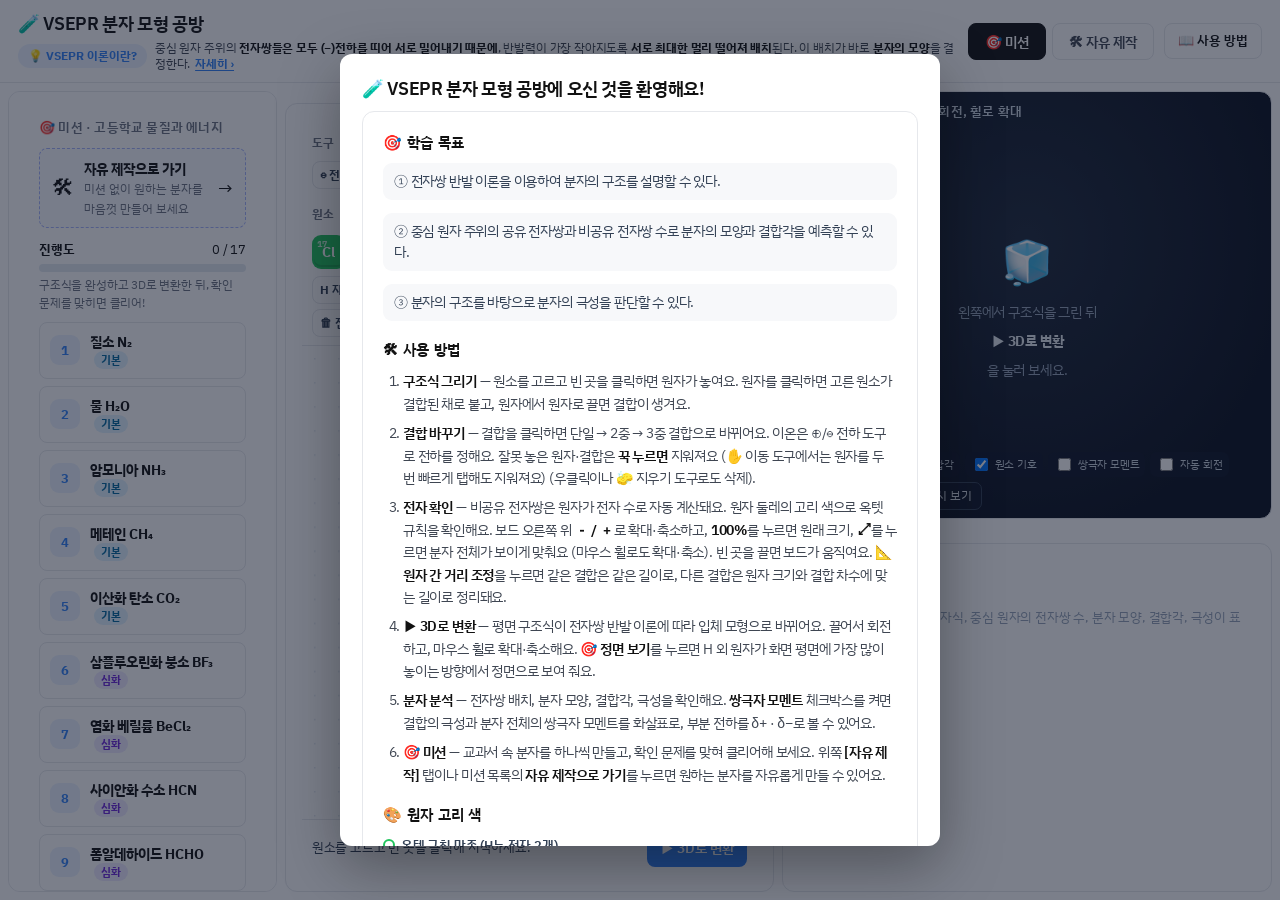
<file: labs/chemistry/vsepr-lab.html>
<!DOCTYPE html>
<html lang="ko">
<head>
<meta charset="UTF-8">
<meta name="viewport" content="width=device-width, initial-scale=1">
<title>VSEPR 분자 모형 공방 · V-Lab</title>
<link rel="stylesheet" href="../../assets/css/lab-theme.css">
<style>
:root{
  --bg:#eef2f7; --panel:#ffffff; --ink:#0f172a; --sub:#64748b; --line:#e2e8f0;
  --accent:#4f46e5; --accent2:#06b6d4; --ok:#16a34a; --warn:#f59e0b; --err:#ef4444; --exc:#8b5cf6; --beyond:#ec4899;
}
*{box-sizing:border-box}
html,body{margin:0;height:100%}
body{font-family:'Noto Sans KR','Malgun Gothic','Apple SD Gothic Neo',system-ui,sans-serif;background:var(--bg);color:var(--ink);display:flex;flex-direction:column;height:100vh;overflow:hidden}
button{font-family:inherit;cursor:pointer}
header{background:linear-gradient(120deg,#1e1b4b,#312e81 55%,#155e75);color:#fff;padding:10px 18px;display:flex;align-items:center;gap:18px;flex-wrap:nowrap;flex-shrink:0}
header h1{font-size:19px;margin:0;font-weight:900;letter-spacing:-.3px}
.titlewrap{display:flex;flex-direction:column;gap:3px;min-width:0}
.subrow{display:flex;align-items:center;gap:8px;min-width:0}
.vsum{font-size:12px;line-height:1.4;color:#e0e7ff;min-width:0;display:-webkit-box;-webkit-line-clamp:2;-webkit-box-orient:vertical;overflow:hidden}
.vsum b{color:#fde68a;font-weight:700}
#vseprMore{color:#fff;font-weight:800;text-decoration:underline;text-underline-offset:2px;margin-left:2px;white-space:nowrap}
#vseprMore:hover{color:#fde68a}
.titlewrap{flex:1}
#vseprBtn{border:0;background:#fde68a;color:#78350f;font-weight:800;font-size:12px;padding:3px 10px;border-radius:999px;white-space:nowrap;box-shadow:0 1px 0 rgba(0,0,0,.15)}
#vseprBtn:hover{background:#fcd34d}
.vsepr h4{margin:16px 0 7px;font-size:15px;color:#312e81}.vsepr h4:first-child{margin-top:0}
.vsepr p{margin:0 0 8px;font-size:13.5px;line-height:1.7}
.vsepr .key{background:#eef2ff;border-radius:10px;padding:10px 12px;font-size:13.5px;line-height:1.7}
.vsepr .rules{margin:0;padding-left:20px;font-size:13.5px;line-height:1.7}.vsepr .rules li{margin-bottom:6px}
.vsepr .shapes{display:grid;grid-template-columns:repeat(3,1fr);gap:8px;margin:6px 0 4px}
.vsepr .shapes div{background:#f8fafc;border-radius:10px;padding:6px 4px 8px;text-align:center;font-size:12.5px;line-height:1.45}
.vsepr .shapes svg{width:100%;height:84px}
.vsepr table{width:100%;border-collapse:collapse;font-size:12.5px;margin-top:4px}
.vsepr th{background:#f1f5f9;color:#475569;padding:5px;text-align:center;border-bottom:1px solid var(--line)}
.vsepr td{padding:5px;text-align:center;border-bottom:1px solid var(--line)}
.vsepr .steps2{display:flex;flex-wrap:wrap;gap:6px;align-items:center;font-size:12.5px}
.vsepr .steps2 span{background:#fff7ed;color:#9a3412;border-radius:8px;padding:4px 8px;font-weight:700}
.tabs{display:flex;gap:6px;margin-left:auto;flex-shrink:0}
#helpBtn{flex-shrink:0}
.tab{border:1px solid rgba(255,255,255,.3);background:transparent;color:#fff;padding:7px 16px;border-radius:999px;font-weight:700;font-size:14px}
.tab.on{background:#fff;color:#312e81}
main{flex:1;display:grid;grid-template-columns:clamp(230px,21vw,300px) minmax(0,1fr) minmax(0,1fr);gap:12px;padding:12px;min-height:0}
main>section{min-height:0}
.panel{background:var(--panel);border-radius:14px;box-shadow:0 1px 3px rgba(15,23,42,.08),0 6px 20px rgba(15,23,42,.05);display:flex;flex-direction:column;min-height:0;overflow:hidden}
.ptitle{font-size:13px;font-weight:800;color:var(--sub);padding:10px 14px 6px;letter-spacing:.2px;display:flex;align-items:center;gap:8px}
#side{overflow-y:auto;padding-bottom:14px}
.sec{padding:4px 14px 10px}
.sec h3{font-size:14px;margin:10px 0 8px}
.howto{margin:0;padding-left:18px;font-size:13px;line-height:1.65;color:#334155}
.howto b{color:var(--accent)}
.exgrid{display:grid;grid-template-columns:repeat(3,1fr);gap:6px}
.exbtn{border:1px solid var(--line);background:#f8fafc;border-radius:8px;padding:6px 4px;font-size:13px;font-weight:700}
.exbtn:hover{border-color:var(--accent);color:var(--accent)}
.exbtn.hi{border-color:#fbcfe8;background:#fdf2f8;color:#be185d}
.legend{display:grid;gap:5px;font-size:12.5px;color:#334155}
.legend span{display:inline-block;width:12px;height:12px;border-radius:50%;margin-right:6px;vertical-align:-1px;border:2.5px solid}
/* editor */
#editor .toolbar{padding:8px 10px;border-bottom:1px solid var(--line);display:flex;flex-direction:column;gap:7px}
.row{display:flex;flex-wrap:wrap;gap:5px;align-items:center}
.tbtn{border:1px solid var(--line);background:#f8fafc;border-radius:8px;padding:5px 9px;font-size:12.5px;font-weight:700;color:#334155}
.tbtn.on{background:var(--accent);border-color:var(--accent);color:#fff}
.tbtn:hover:not(.on){border-color:#a5b4fc}
.sep{width:1px;height:22px;background:var(--line);margin:0 3px}
.lbl{font-size:11.5px;color:var(--sub);font-weight:700;margin-right:2px}
.elbtn{width:40px;height:40px;border-radius:9px;border:2px solid transparent;font-weight:900;font-size:15px;position:relative;padding:0;box-shadow:inset 0 -2px 0 rgba(0,0,0,.12)}
.elbtn small{position:absolute;top:1px;left:3px;font-size:8.5px;font-weight:700;opacity:.75}
.elbtn.on{border-color:#0f172a;transform:translateY(-1px);box-shadow:0 0 0 2px #fff,0 0 0 4px var(--accent)}
#cvwrap{flex:1;position:relative;min-height:0}
#cv2{position:absolute;inset:0;width:100%;height:100%;touch-action:none;cursor:crosshair}
.zoomctl{position:absolute;top:8px;right:8px;display:flex;gap:2px;background:rgba(255,255,255,.92);border:1px solid var(--line);border-radius:10px;padding:3px;box-shadow:0 2px 8px rgba(15,23,42,.08);z-index:4}
.zoomctl button{border:0;background:transparent;border-radius:7px;min-width:30px;height:28px;font-weight:800;font-size:14px;color:#334155;padding:0 6px}
.zoomctl button:hover{background:#eef2ff;color:#4338ca}
#zReset{font-size:12px;min-width:48px}
#tip{position:absolute;pointer-events:none;background:rgba(15,23,42,.92);color:#fff;font-size:12px;padding:6px 9px;border-radius:7px;display:none;white-space:nowrap;z-index:5;line-height:1.5}
.bottombar{border-top:1px solid var(--line);padding:8px 10px;display:flex;gap:8px;align-items:center}
#status{flex:1;font-size:12.5px;color:#334155;min-height:18px}
.go{background:linear-gradient(120deg,#4f46e5,#06b6d4);color:#fff;border:0;border-radius:10px;padding:10px 18px;font-weight:900;font-size:15px;box-shadow:0 4px 14px rgba(79,70,229,.35)}
.go:hover{filter:brightness(1.08)}
/* right */
#right{display:flex;flex-direction:column;gap:12px;min-height:0}
#view{flex:1.25;position:relative;background:radial-gradient(ellipse at 50% 35%,#1e293b,#0b1120 75%);color:#fff}
#view .ptitle{color:#cbd5e1;position:absolute;top:0;left:0;z-index:3}
#cv3wrap{position:absolute;inset:0}
#cv3wrap canvas{display:block;width:100%;height:100%;touch-action:none;cursor:grab}
#labels{position:absolute;inset:0;pointer-events:none;overflow:hidden}
.al{position:absolute;transform:translate(-50%,-50%);font-weight:900;font-size:13px;color:#fff;text-shadow:0 0 3px #000,0 0 6px #000}
.ang{position:absolute;transform:translate(-50%,-50%);font-size:11.5px;font-weight:700;background:rgba(250,204,21,.92);color:#422006;padding:1px 6px;border-radius:6px;white-space:nowrap}
#placeholder{position:absolute;inset:0;display:flex;flex-direction:column;align-items:center;justify-content:center;color:#94a3b8;font-size:14px;text-align:center;gap:8px;pointer-events:none}
#placeholder .big{font-size:42px}
.vctl{position:absolute;bottom:8px;left:8px;right:8px;display:flex;flex-wrap:wrap;gap:10px;font-size:12px;color:#cbd5e1;z-index:3;align-items:center}
.vctl label{display:flex;align-items:center;gap:4px;background:rgba(15,23,42,.6);padding:4px 8px;border-radius:7px;cursor:pointer}
.vctl button{background:rgba(15,23,42,.6);border:1px solid #334155;color:#e2e8f0;border-radius:7px;padding:4px 9px;font-size:12px}
#stale{position:absolute;top:8px;right:8px;z-index:3;background:#f59e0b;color:#422006;font-size:12px;font-weight:800;padding:4px 10px;border-radius:999px;display:none;cursor:pointer}
#analysis{flex:1;overflow-y:auto}
#anaBody{padding:0 14px 14px;font-size:13px}
.formula{font-size:24px;font-weight:900;letter-spacing:.5px;line-height:1.5}
.cname{font-size:13.5px;font-weight:700;color:#4338ca;background:#eef2ff;border-radius:999px;padding:2px 10px;margin:0 4px 0 8px;vertical-align:4px;letter-spacing:0;white-space:nowrap}
.cname i{font-style:normal;font-weight:500;color:#6366f1;margin-left:6px}
.chips{display:flex;flex-wrap:wrap;gap:6px;margin:6px 0 10px}
.chip{font-size:12px;font-weight:700;padding:3px 9px;border-radius:999px;background:#f1f5f9;color:#334155}
.chip.p{background:#fee2e2;color:#b91c1c}.chip.np{background:#dbeafe;color:#1d4ed8}
table.t{width:100%;border-collapse:collapse;font-size:12.5px}
table.t th{background:#f8fafc;color:var(--sub);font-weight:700;text-align:left;padding:6px;border-bottom:1px solid var(--line)}
table.t td{padding:6px;border-bottom:1px solid var(--line);vertical-align:top}
.lock{color:#94a3b8;font-size:11.5px}
.notes{margin:10px 0 0;padding:0;list-style:none;display:grid;gap:5px}
.notes li{padding:6px 9px;border-radius:8px;font-size:12.5px;line-height:1.5}
.n-ok{background:#f0fdf4;color:#166534}.n-warn{background:#fffbeb;color:#92400e}.n-err{background:#fef2f2;color:#991b1b}.n-exc{background:#f5f3ff;color:#5b21b6}.n-hp{background:#fdf2f8;color:#9d174d}
/* mission */
.prog{height:8px;background:#e2e8f0;border-radius:99px;overflow:hidden;margin:4px 0 2px}
.prog i{display:block;height:100%;background:linear-gradient(90deg,#4f46e5,#06b6d4);transition:width .4s}
.mlist{display:grid;gap:7px}
.freecard{display:flex;align-items:center;gap:10px;width:100%;text-align:left;border:1.5px dashed #a5b4fc;background:#f8faff;border-radius:11px;padding:10px 12px;margin-bottom:12px;font-size:13.5px;line-height:1.45}
.freecard:hover{background:#eef2ff;border-style:solid}
.mcard{display:flex;gap:10px;align-items:center;border:1px solid var(--line);border-radius:11px;padding:9px 10px;background:#fff;text-align:left;width:100%}
.mcard:hover{border-color:#a5b4fc;background:#f8faff}
.mcard .num{width:30px;height:30px;border-radius:9px;background:#eef2ff;color:#4338ca;font-weight:900;display:flex;align-items:center;justify-content:center;flex-shrink:0;font-size:13px}
.mcard.done .num{background:#dcfce7;color:#15803d}
.mcard .tt{font-weight:800;font-size:13.5px}
.mcard .lv{font-size:11px;color:var(--sub)}
.lvtag{font-size:10.5px;font-weight:800;padding:1px 7px;border-radius:99px;margin-left:4px}
.lv1{background:#e0f2fe;color:#0369a1}.lv2{background:#ede9fe;color:#6d28d9}.lv3{background:#ffedd5;color:#c2410c}
.mhead{display:flex;align-items:center;gap:8px;margin:6px 0}
.back{border:0;background:#f1f5f9;border-radius:8px;padding:5px 10px;font-size:12px;font-weight:700}
.story{font-size:13.5px;line-height:1.7;background:#f8fafc;border-radius:10px;padding:10px 12px;margin:6px 0 10px}
.checks{list-style:none;margin:0;padding:0;display:grid;gap:6px}
.checks li{display:flex;gap:8px;align-items:flex-start;font-size:13px;line-height:1.45}
.checks .ck{width:20px;height:20px;border-radius:50%;flex-shrink:0;display:flex;align-items:center;justify-content:center;font-size:12px;font-weight:900;background:#e2e8f0;color:#94a3b8}
.checks .ok .ck{background:#16a34a;color:#fff}
.hintbox{font-size:13px;background:#fffbeb;color:#78350f;border-radius:10px;padding:9px 11px;margin-top:8px;line-height:1.6;display:none}
.quiz{margin-top:12px;border:2px solid #c7d2fe;border-radius:12px;padding:12px;background:#f8faff}
.quiz .q{font-weight:800;font-size:14px;margin-bottom:9px;line-height:1.5}
.qopt{display:block;width:100%;text-align:left;border:1px solid #c7d2fe;background:#fff;border-radius:9px;padding:8px 11px;margin-bottom:6px;font-size:13.5px;font-weight:600}
.qopt:hover{background:#eef2ff}
.qopt.right{background:#dcfce7;border-color:#16a34a}
.qopt.wrong{background:#fee2e2;border-color:#ef4444;animation:shake .35s}
@keyframes shake{25%{transform:translateX(-4px)}75%{transform:translateX(4px)}}
.clear{margin-top:12px;background:linear-gradient(120deg,#dcfce7,#cffafe);border-radius:12px;padding:12px;font-size:13.5px;line-height:1.65}
.clear b.big{font-size:17px;display:block;margin-bottom:4px}
.mbtns{display:flex;gap:6px;margin-top:10px;flex-wrap:wrap}
.mbtn{border:1px solid var(--line);background:#fff;border-radius:8px;padding:6px 11px;font-size:12.5px;font-weight:700}
.mbtn.pri{background:var(--accent);color:#fff;border-color:var(--accent)}
.mbtn.danger{background:#fff;color:#dc2626;border-color:#fca5a5}.mbtn.danger:hover{background:#dc2626;color:#fff;border-color:#dc2626}
/* toast & modal */
#toasts{position:fixed;left:50%;bottom:22px;transform:translateX(-50%);display:flex;flex-direction:column;gap:8px;z-index:50;align-items:center}
.toast{background:#0f172a;color:#fff;padding:9px 16px;border-radius:10px;font-size:13.5px;box-shadow:0 8px 24px rgba(0,0,0,.25);animation:tin .25s;max-width:80vw}
.toast.err{background:#b91c1c}.toast.exc{background:#6d28d9}.toast.ok{background:#15803d}
@keyframes tin{from{opacity:0;transform:translateY(8px)}}
#modal{position:fixed;inset:0;background:rgba(15,23,42,.55);display:none;align-items:center;justify-content:center;z-index:60;padding:16px}
#modal .box{background:#fff;border-radius:16px;max-width:600px;width:100%;max-height:88vh;overflow-y:auto;padding:22px 22px 18px;box-shadow:0 20px 60px rgba(0,0,0,.35);animation:tin .25s}
#modal h2{margin:0 0 10px;font-size:18px;line-height:1.4}
#modal .body{font-size:14px;line-height:1.75;color:#334155}
#modal .body .tagline{display:inline-block;background:#fdf2f8;color:#be185d;font-weight:800;font-size:12px;padding:2px 9px;border-radius:99px;margin-bottom:8px}
#modal .body .note{background:#f8fafc;border-left:4px solid #ec4899;padding:9px 12px;border-radius:6px;margin-top:10px;font-size:13px}
#modal .acts{display:flex;justify-content:flex-end;gap:8px;margin-top:16px}
.obtn{padding:5px 8px;line-height:0}.obtn svg{width:26px;height:12px;stroke:currentColor;stroke-width:1.8;stroke-linecap:round}
#helpBtn{border:1px solid rgba(255,255,255,.35);background:rgba(255,255,255,.12);color:#fff;padding:7px 13px;border-radius:999px;font-weight:700;font-size:13px}
#helpBtn:hover{background:rgba(255,255,255,.22)}
.guide h4{margin:16px 0 7px;font-size:15px;color:#312e81}
.guide h4:first-child{margin-top:0}
.goal{list-style:none;margin:0;padding:0;display:grid;gap:6px}
.goal li{background:#eef2ff;border-radius:9px;padding:8px 11px;font-size:13.5px;line-height:1.55}
.steps{margin:0;padding-left:20px;font-size:13.5px;line-height:1.7}
.steps li{margin-bottom:5px}.steps b{color:#4f46e5}
.gnote{font-size:12.5px;color:#64748b;background:#f8fafc;border-radius:8px;padding:8px 10px;margin-top:8px;line-height:1.6}
#mnav,#mstrip{display:none}
#mstrip{align-items:center;gap:8px;background:#eef2ff;color:#312e81;font-size:12.5px;padding:7px 10px;border-radius:10px;margin:8px 8px 0}
#mstrip .t{flex:1;min-width:0;overflow:hidden;text-overflow:ellipsis;white-space:nowrap}
#mstrip button{border:0;background:#4f46e5;color:#fff;border-radius:8px;padding:6px 10px;font-size:12px;font-weight:800;flex-shrink:0}
#mstrip button.pulse{background:#16a34a;animation:pulse 1.2s infinite}
@keyframes pulse{50%{box-shadow:0 0 0 6px rgba(22,163,74,.25)}}
/* ---------- PC: 작은 화면에서도 한 화면에 모두 보이도록 압축 ---------- */
@media (min-width:861px) and (max-width:1280px){
  main{gap:8px;padding:8px}
  header{gap:10px;padding:8px 14px}
  .vsum{font-size:11.5px}
  .elbtn{width:34px;height:34px;font-size:13.5px}
  .tbtn{padding:4px 7px;font-size:12px}
  .obtn{padding:4px 6px}
  .go{padding:9px 13px;font-size:14px}
  .vctl{gap:5px;font-size:11px}
  .vctl label{padding:3px 6px}
  table.t{font-size:11.5px}
}
@media (min-width:861px) and (max-height:800px){
  header{padding:6px 14px}
  header h1{font-size:16px}
  .tab,#helpBtn{padding:5px 12px;font-size:13px}
  main{gap:8px;padding:8px}
  .elbtn{width:34px;height:34px;font-size:13.5px}
  #editor .toolbar{padding:6px 8px;gap:5px}
  .ptitle{padding:8px 12px 4px}
  .bottombar{padding:6px 8px}
  .go{padding:8px 13px;font-size:14px}
  .formula{font-size:20px}
  .mcard{padding:7px 9px}.mcard .num{width:26px;height:26px}
  .story{padding:8px 10px;font-size:13px}
}
@media (max-width:860px){
  html,body{height:100%}
  body{height:100dvh;min-height:0;overflow:hidden}
  header{padding:8px 10px;gap:6px;flex-wrap:nowrap}
  header h1{font-size:14px;white-space:nowrap;overflow:hidden;text-overflow:ellipsis;min-width:0}
  .vsum{display:none}
  .tabs{gap:4px}
  .tabs{flex-shrink:0}
  .tab{padding:5px 10px;font-size:12.5px;white-space:nowrap}
  #helpBtn{padding:5px 9px;font-size:14px;flex-shrink:0}
  main{display:block;padding:8px;height:auto;flex:1;min-height:0;overflow:hidden}
  main>section{height:100%}
  #side,#editor,#right{display:none}
  body[data-view=side] #side{display:flex}
  body[data-view=edit] #editor{display:flex}
  body[data-view=view3d] #right{display:flex}
  #editor{height:100%}
  #right{height:100%;gap:8px}
  #view{flex:none;height:55%}
  #analysis{flex:1;height:auto}
  #side{display:none;flex-direction:column}
  #editor .toolbar{padding:6px 8px;gap:5px}
  #toolRow{flex-wrap:nowrap;overflow-x:auto;scrollbar-width:none;padding-bottom:2px}
  #toolRow>*{flex-shrink:0}
  .elbtn{width:34px;height:34px;font-size:13.5px}
  .hidem{display:none!important}
  .bottombar{padding:6px 8px}
  #status{font-size:11.5px}
  .go{padding:9px 13px;font-size:14px}
  .vctl{gap:5px;font-size:11px}
  .vctl label{padding:3px 6px}
  table.t{font-size:11.5px}
  .mcard{padding:11px 10px}
  .story{font-size:13px}
  #mnav{display:flex;flex-shrink:0;height:60px;background:#fff;border-top:1px solid var(--line);padding-bottom:env(safe-area-inset-bottom)}
  #mnav button{flex:1;border:0;background:none;font-size:12px;font-weight:700;color:var(--sub);display:flex;flex-direction:column;align-items:center;justify-content:center;gap:1px;position:relative}
  #mnav .ic{font-size:20px;line-height:1}
  #mnav button.on{color:var(--accent)}
  #mnav button.on::before{content:'';position:absolute;top:0;left:22%;right:22%;height:3px;border-radius:0 0 3px 3px;background:var(--accent)}
  #mnav .dot{position:absolute;top:8px;left:calc(50% + 10px);width:9px;height:9px;border-radius:50%;background:#16a34a;display:none}
  #mnav .dot.show{display:block}
  body.has-mission:not([data-view=side]) #mstrip{display:flex}
  #toasts{bottom:72px}
  #modal{padding:10px}
  #modal .box{padding:18px 16px 14px}
}

/* ===== V-Lab 공용 테마에 맞춘 덮어쓰기 ===== */
:root{--bg:#fff;--panel:#fff;--ink:#111;--sub:#6B7280;--line:#E6E8EC;--accent:#3182F6;--accent2:#12A66B;--ok:#12A66B;--warn:#F5A623;--err:#E5484D}
body{font-family:var(--font);letter-spacing:-0.012em;-webkit-font-smoothing:antialiased}
header{background:#fff;color:#111;border-bottom:1px solid var(--line);padding:10px 18px}
header h1{font-weight:600;font-size:18px;letter-spacing:-.02em}
body.vlab-embed header h1{display:none}
.vsum{color:#3F4652}.vsum b{color:#111}
#vseprMore{color:var(--accent)}#vseprMore:hover{color:#1E5EB8}
#vseprBtn{background:var(--accent-soft,#EAF2FF);color:var(--accent);box-shadow:none}#vseprBtn:hover{background:#DCE9FF}
.tab{border:1px solid var(--line);color:#3F4652;background:#fff;border-radius:8px;font-weight:600}
.tab.on{background:#111;color:#fff;border-color:#111}
#helpBtn{border:1px solid var(--line);background:#fff;color:#111;border-radius:8px;font-weight:600}#helpBtn:hover{background:#F7F8FA}
.panel{border:1px solid var(--line);border-radius:12px;box-shadow:none}
.ptitle{font-weight:600}
.go{background:var(--accent);box-shadow:none;border-radius:8px;font-weight:600}
.tbtn,.exbtn,.back,.mbtn,.qopt,.freecard,.mcard,.zoomctl{border-radius:8px}
.tbtn{background:#fff}.tbtn.on{background:var(--accent);border-color:var(--accent)}
.elbtn.on{box-shadow:0 0 0 2px #fff,0 0 0 4px var(--accent)}
.mcard .num{background:#EAF2FF;color:var(--accent)}.prog i{background:var(--accent)}
.mbtn.pri{background:#111;border-color:#111}
.cname{color:var(--accent);background:#EAF2FF}.cname i{color:#1E5EB8}
.vsepr h4,.guide h4{color:#111}.vsepr .key,.goal li{background:#F7F8FA}
.howto b,.steps b{color:var(--accent)}
.toast{background:#111}
#modal .box{border-radius:12px}
</style>
</head>
<body data-view="edit">
<script>if(/embed/.test(location.hash))document.body.classList.add("vlab-embed");</script>
<header>
  <div class="titlewrap">
    <h1>🧪 <span class="hidem">VSEPR </span>분자 모형 공방</h1>
    <div class="subrow"><button id="vseprBtn" title="전자쌍 반발 이론(VSEPR) 설명 보기">💡 VSEPR 이론이란?</button><span class="vsum">중심 원자 주위의 <b>전자쌍들은 모두 (−)전하를 띠어 서로 밀어내기 때문에</b>, 반발력이 가장 작아지도록 <b>서로 최대한 멀리 떨어져 배치</b>된다. 이 배치가 바로 <b>분자의 모양</b>을 결정한다. <a href="#" id="vseprMore" title="전자쌍 반발 이론(VSEPR) 설명 보기">자세히 ›</a></span></div>
  </div>
  <div class="tabs">
    <button class="tab on" data-mode="mission">🎯 미션</button>
    <button class="tab" data-mode="free">🛠 자유 제작</button>
  </div>
  <button id="helpBtn" title="학습 목표 · 사용 방법">📖<span class="hidem"> 사용 방법</span></button>
</header>

<div id="mstrip"><span class="t" id="mstripT"></span><button id="mstripB">미션 보기</button></div>
<main>
  <!-- 왼쪽 패널 -->
  <section class="panel" id="side"></section>

  <!-- 2D 편집기 -->
  <section class="panel" id="editor">
    <div class="toolbar">
      <div class="row" id="toolRow">
        <span class="lbl">도구</span>
        <button class="tbtn on" data-tool="add" title="빈 곳 클릭: 원자 놓기 / 원자 클릭: 결합된 원자 붙이기 / 드래그: 결합">✏️ 원자·결합</button>
        <button class="tbtn" data-tool="swap" title="원자를 클릭하면 선택한 원소로 바뀝니다">🔁 원소 교체</button>
        <button class="tbtn" data-tool="move">✋ 이동</button>
        <button class="tbtn" data-tool="erase">🧽 지우기</button>
        <button class="tbtn" data-tool="plus" title="원자를 클릭하면 +1 전하">⊕ 전하</button>
        <button class="tbtn" data-tool="minus" title="원자를 클릭하면 −1 전하">⊖ 전하</button>
        <span class="sep"></span>
        <span class="lbl">새 결합</span>
        <button class="tbtn obtn on" data-order="1" title="단일 결합"><svg viewBox="0 0 26 12"><line x1="2" y1="6" x2="24" y2="6"/></svg></button>
        <button class="tbtn obtn" data-order="2" title="2중 결합"><svg viewBox="0 0 26 12"><line x1="2" y1="3" x2="24" y2="3"/><line x1="2" y1="9" x2="24" y2="9"/></svg></button>
        <button class="tbtn obtn" data-order="3" title="3중 결합"><svg viewBox="0 0 26 12"><line x1="2" y1="1.5" x2="24" y2="1.5"/><line x1="2" y1="6" x2="24" y2="6"/><line x1="2" y1="10.5" x2="24" y2="10.5"/></svg></button>
      </div>
      <div class="row" id="elRow"></div>
      <div class="row">
        <button class="tbtn" id="btnAutoH" title="옥텟(수소는 2개)을 맞추도록 H를 자동으로 붙입니다">H 자동 채우기</button>
        <button class="tbtn" id="btnTidy" title="같은 종류의 결합은 같은 길이로, 다른 결합은 원자 크기와 결합 차수에 맞는 길이로 정리하고, 전자쌍 수에 맞게 결합 방향을 고릅니다">📐 원자 간 거리 조정</button>
        <label class="tbtn" style="display:flex;align-items:center;gap:4px;cursor:pointer" title="결합의 쌍극자 모멘트를 화살표로 표시"><input type="checkbox" id="optDip2" style="margin:0"> 쌍극자 모멘트</label>
        <button class="tbtn" id="btnUndo">↶ 되돌리기</button>
        <button class="tbtn" id="btnClear">🗑 전체 지우기</button>
        <span class="hidem" style="font-size:11.5px;color:var(--sub);margin-left:4px">결합 클릭 → 단일·2중·3중 전환 · 원자·결합 꾹 누르기 → 삭제</span>
      </div>
    </div>
    <div id="cvwrap"><canvas id="cv2"></canvas><div id="tip"></div>
      <div class="zoomctl"><button id="zOut" title="축소">－</button><button id="zReset" title="원래 크기(100%)로">100%</button><button id="zIn" title="확대">＋</button><button id="zFit" title="분자 전체가 보이게 맞춤">⤢</button></div></div>
    <div class="bottombar">
      <div id="status">원소를 고르고 빈 곳을 클릭해 시작하세요.</div>
      <button class="go" id="btnConvert">▶ 3D로 변환</button>
    </div>
  </section>

  <!-- 3D + 분석 -->
  <section id="right">
    <div class="panel" id="view">
      <div class="ptitle">3D 분자 모형<span class="hidem"> · 드래그로 회전, 휠로 확대</span></div>
      <div id="cv3wrap"></div>
            <div id="placeholder"><div class="big">🧊</div>왼쪽에서 구조식을 그린 뒤<br><b style="color:#e2e8f0">▶ 3D로 변환</b>을 눌러 보세요.</div>
      <div id="stale">구조가 바뀌었어요 · 다시 변환 ↻</div>
      <div class="vctl">
        <label><input type="checkbox" id="optLP" checked> 비공유 전자쌍</label>
        <label><input type="checkbox" id="optAng" checked> 결합각</label>
        <label><input type="checkbox" id="optLbl" checked> 원소 기호</label>
        <label><input type="checkbox" id="optDip"> 쌍극자 모멘트</label>
        <label><input type="checkbox" id="optSpin"> 자동 회전</label>
        <button id="btnFront" title="H 외 원자가 화면 평면에 가장 많이 놓이는 방향에서 정면으로 봅니다">🎯 정면 보기</button>
        <button id="btnReplay">↺ 변환 다시 보기</button>
      </div>
    </div>
    <div class="panel" id="analysis">
      <div class="ptitle">🔍 분자 분석</div>
      <div id="anaBody"></div>
    </div>
  </section>
</main>

<nav id="mnav">
  <button data-v="side"><span class="ic" id="navSideIc">📋</span><span id="navSideTx">안내·예시</span><i class="dot" id="navDot"></i></button>
  <button data-v="edit"><span class="ic">✏️</span>구조식 그리기</button>
  <button data-v="view3d"><span class="ic">🧊</span>3D·분석</button>
</nav>
<div id="toasts"></div>
<div id="modal"><div class="box"><h2 id="mTitle"></h2><div class="body" id="mBody"></div><div class="acts" id="mActs"></div></div></div>

<script>
/* =========================================================
   원소 데이터 (전기 음성도: 폴링 값, 교과서 표기 기준)
   ========================================================= */
const FF='"Noto Sans KR","Malgun Gothic","Apple SD Gothic Neo",sans-serif';
const EL={
  H:{z:1,v:1,en:2.1,c:'#f8fafc',r:0.31,n:'수소'},
  Be:{z:4,v:2,en:1.5,c:'#a3e635',r:0.96,n:'베릴륨'},
  B:{z:5,v:3,en:2.0,c:'#fda4af',r:0.84,n:'붕소'},
  C:{z:6,v:4,en:2.5,c:'#475569',r:0.76,n:'탄소'},
  N:{z:7,v:5,en:3.0,c:'#3b82f6',r:0.71,n:'질소'},
  O:{z:8,v:6,en:3.5,c:'#ef4444',r:0.66,n:'산소'},
  F:{z:9,v:7,en:4.0,c:'#84cc16',r:0.57,n:'플루오린'},
  Si:{z:14,v:4,en:1.8,c:'#d6b48a',r:1.11,n:'규소'},
  P:{z:15,v:5,en:2.1,c:'#f97316',r:1.07,n:'인'},
  S:{z:16,v:6,en:2.5,c:'#facc15',r:1.05,n:'황'},
  Cl:{z:17,v:7,en:3.0,c:'#22c55e',r:1.02,n:'염소'},
};
const LOW=['H','Be','B','C','N','O','F','Si','P','S','Cl'];
const period=z=>z<=2?1:z<=10?2:z<=18?3:z<=36?4:z<=54?5:6;
const SUB='₀₁₂₃₄₅₆₇₈₉';
const sub=s=>String(s).replace(/\d/g,d=>SUB[d]);

/* =========================================================
   상태
   ========================================================= */
let atoms=[],bonds=[],nextId=1;
let tool='add',curEl='C',curOrder=1;
let undoStack=[];
let structVersion=0,convertedVersion=-1;
let info={};             // 원자별 분석 결과
let R3=null;             // 3D 변환 결과
let toldExc=new Set();   // 20번 이내 옥텟 예외 안내를 띄운 원자
let mode='mission',curMission=null,quizState=null,hintOpen=false;
let progress={};
try{progress=JSON.parse(localStorage.getItem('vsepr-missions-v1')||'{}')}catch(e){progress={}}
if(!progress||typeof progress!=='object'||Array.isArray(progress))progress={};
const saveProgress=()=>{try{localStorage.setItem('vsepr-missions-v1',JSON.stringify(progress))}catch(e){}};

/* =========================================================
   UI: 원소 버튼
   ========================================================= */
const elRow=document.getElementById('elRow');
function lum(hex){const n=parseInt(hex.slice(1),16);return (0.299*(n>>16)+0.587*(n>>8&255)+0.114*(n&255))/255}
function mkEl(sym){const e=EL[sym];const b=document.createElement('button');b.className='elbtn';b.dataset.el=sym;
  b.style.background=e.c;b.style.color=lum(e.c)>0.6?'#0f172a':'#fff';if(sym==='H')b.style.borderColor='#cbd5e1';
  b.innerHTML=`<small>${e.z}</small>${sym}`;b.title=`${e.n} (원자 번호 ${e.z}, ${period(e.z)}주기, 원자가 전자 ${e.v}개)`;
  b.onclick=()=>{curEl=sym;document.querySelectorAll('.elbtn').forEach(x=>x.classList.toggle('on',x.dataset.el===sym));if(tool!=='add'&&tool!=='swap')setTool('add')};return b}
elRow.insertAdjacentHTML('beforeend','<span class="lbl">원소</span>');
LOW.forEach(s=>elRow.appendChild(mkEl(s)));
document.querySelector('.elbtn[data-el="C"]').classList.add('on');

function setTool(t){tool=t;document.querySelectorAll('[data-tool]').forEach(b=>b.classList.toggle('on',b.dataset.tool===t));
  cv.style.cursor={add:'crosshair',swap:'pointer',move:'grab',erase:'not-allowed',plus:'pointer',minus:'pointer'}[t]}
document.querySelectorAll('[data-tool]').forEach(b=>b.onclick=()=>setTool(b.dataset.tool));
document.querySelectorAll('[data-order]').forEach(b=>b.onclick=()=>{curOrder=+b.dataset.order;document.querySelectorAll('[data-order]').forEach(x=>x.classList.toggle('on',x===b))});

/* =========================================================
   토스트 / 모달
   ========================================================= */
function toast(msg,type=''){const d=document.createElement('div');d.className='toast '+type;d.innerHTML=msg;document.getElementById('toasts').appendChild(d);setTimeout(()=>{d.style.transition='opacity .4s';d.style.opacity=0;setTimeout(()=>d.remove(),400)},3200)}
function modal(title,body,acts){document.getElementById('mTitle').innerHTML=title;document.getElementById('mBody').innerHTML=body;const a=document.getElementById('mActs');a.innerHTML='';
  acts.forEach(([txt,cls,fn])=>{const b=document.createElement('button');b.className='mbtn '+(cls||'');b.textContent=txt;b.onclick=()=>{closeModal();fn&&fn()};a.appendChild(b)});
  document.getElementById('modal').style.display='flex';document.querySelector('#modal .box').scrollTop=0}
function closeModal(){document.getElementById('modal').style.display='none'}

/* =========================================================
   구조 편집 기본 함수
   ========================================================= */
function snapshot(){return JSON.stringify({atoms,bonds,nextId})}
function pushUndo(){undoStack.push(snapshot());if(undoStack.length>80)undoStack.shift()}
function undo(){if(!undoStack.length){toast('되돌릴 작업이 없어요.');return}const s=JSON.parse(undoStack.pop());atoms=s.atoms;bonds=s.bonds;nextId=s.nextId;changed()}
const atomById=id=>atoms.find(a=>a.id===id);
const findBond=(a,b)=>bonds.find(x=>(x.a===a&&x.b===b)||(x.a===b&&x.b===a));
function addAtom(el,x,y){const a={id:nextId++,el,x,y,charge:0};atoms.push(a);return a}
function addBond(a,b,order){if(a===b)return;const ex=findBond(a,b);if(ex){ex.order=ex.order%3+1;return ex}const bd={id:nextId++,a,b,order};bonds.push(bd);return bd}
function delAtom(a){atoms=atoms.filter(x=>x!==a);bonds=bonds.filter(b=>b.a!==a.id&&b.b!==a.id);toldExc.delete(a.id)}
function nbrAngles(a){return bonds.filter(b=>b.a===a.id||b.b===a.id).map(b=>{const o=atomById(b.a===a.id?b.b:b.a);return Math.atan2(o.y-a.y,o.x-a.x)})}
function freeAngles(occ,count){const res=[];const o=[...occ];for(let k=0;k<count;k++){let best=0,bd=-1;for(let d=0;d<360;d+=5){const t=d*Math.PI/180;let m=Math.PI;o.forEach(q=>{let df=Math.abs(((t-q)%(2*Math.PI)+3*Math.PI)%(2*Math.PI)-Math.PI);m=Math.min(m,df)});if(m>bd+1e-6){bd=m;best=t}}res.push(best);o.push(best)}return res}
function addNeighbor(a,el,order=1){const t=freeAngles(nbrAngles(a),1)[0];const L=el==='H'||a.el==='H'?52:64;const n=addAtom(el,a.x+Math.cos(t)*L,a.y+Math.sin(t)*L);addBond(a.id,n.id,order);return n}

/* =========================================================
   전자 분석 (루이스 구조)
   ========================================================= */
const SHAPE={'2,0':'직선형','3,0':'평면 삼각형','2,1':'굽은 형','4,0':'정사면체형','3,1':'삼각뿔형','2,2':'굽은 형','5,0':'삼각쌍뿔형','4,1':'시소형','3,2':'T자형','2,3':'직선형','6,0':'정팔면체형','5,1':'사각뿔형','4,2':'평면 사각형','3,3':'T자형','2,4':'직선형'};
const EG={2:'직선형',3:'평면 삼각형',4:'정사면체형',5:'삼각쌍뿔형',6:'정팔면체형'};
function analyze(){
  info={};
  atoms.forEach(a=>info[a.id]={a,nbrs:[],sumBO:0});
  bonds.forEach(b=>{info[b.a].nbrs.push(b.b);info[b.b].nbrs.push(b.a);info[b.a].sumBO+=b.order;info[b.b].sumBO+=b.order});
  for(const id in info){
    const I=info[id],a=I.a,e=EL[a.el],p=period(e.z);
    const rem=e.v-a.charge-I.sumBO;
    I.rem=rem;I.lp=rem>=0?Math.floor(rem/2):0;I.single=rem>=0?rem%2:0;
    I.electrons=2*I.sumBO+Math.max(rem,0);I.nb=I.nbrs.length;I.L=I.lp+I.single;I.n=I.nb+I.L;
    let st='ok',msg='';
    if(rem<0){st='error';msg=`${a.el}: 원자가 전자(${e.v}개)보다 결합이 많아요. 결합 수나 전하를 확인하세요.`}
    else if(I.n>6){st='error';msg=`${a.el}: 전자쌍이 7개 이상인 구조는 이 프로그램에서 다루지 않아요.`}
    else if(a.el==='H'){if(I.electrons===2){st='ok';msg='H: 전자 2개 (듀엣 규칙 만족)'}else{st='incomplete';msg='H: 전자 2개가 되도록 결합 1개가 필요해요.'}}
    else if(I.electrons>8){
      if(p<=2){st='error';msg=`${a.el}: 2주기 원소는 주위에 전자를 8개보다 많이 가질 수 없어요. (현재 ${I.electrons}개)`}
      else{st='expanded';msg=`${a.el}: 전자 ${I.electrons}개 — 옥텟 규칙의 예외(확장된 옥텟)로 허용돼요.`}
    }
    else if(I.electrons===8){st='ok';msg=`${a.el}: 전자 8개 (옥텟 규칙 만족)`}
    else{
      if(['Be','B'].includes(a.el)&&rem===0&&I.nb>0){st='deficient';msg=`${a.el}: 전자 ${I.electrons}개 — 옥텟 규칙의 예외(전자 부족)로 허용돼요.`}
      else{st='incomplete';msg=I.single?`${a.el}: 짝을 이루지 않은 전자(홀전자)가 있어요. 결합이나 전하를 조정해 보세요.`:`${a.el}: 전자 ${I.electrons}개 — 옥텟까지 ${8-I.electrons}개가 부족해요.`}
    }
    I.st=st;I.msg=msg;
    I.shape=I.nb>=2?SHAPE[I.nb+','+I.L]||'-':null;I.eg=I.nb>=2?EG[I.n]||'-':null;
  }
  return info;
}
function components(){const seen=new Set();const comps=[];atoms.forEach(a=>{if(seen.has(a.id))return;const c=[];const st=[a.id];seen.add(a.id);while(st.length){const x=st.pop();c.push(x);info[x].nbrs.forEach(n=>{if(!seen.has(n)){seen.add(n);st.push(n)}})}comps.push(c)});return comps}
function formulaCounts(){const c={};atoms.forEach(a=>c[a.el]=(c[a.el]||0)+1);return c}
function totalCharge(){return atoms.reduce((s,a)=>s+a.charge,0)}
function chargeStr(q){if(!q)return'';const m=Math.abs(q);return (m>1?m:'')+(q>0?'+':'−')}
// 화학식: 관습적 표기 (NH₃, H₂O, HCl, HCN, CH₃OH 등)
const INORG=['Be','B','Si','C','P','N','H','S','Cl','O','F'];   // 무기 화합물에서 앞에 쓰는 원소 → 뒤에 쓰는 원소
const FORMULA_FIX={'C1H1N1':'HCN','C1H2O1':'HCHO','C1H4O1':'CH3OH','C1H2O2':'HCOOH','C1H5N1':'CH3NH2','C2H4O1':'CH3CHO','H1O1|-1':'OH','C1H3|-1':'CH3'};
function formulaStr(counts,q,ids){
  const ks=Object.keys(counts).filter(k=>counts[k]>0);const key=ks.slice().sort().map(k=>k+counts[k]).join('');
  if(FORMULA_FIX[key+'|'+q])return FORMULA_FIX[key+'|'+q];if(FORMULA_FIX[key])return FORMULA_FIX[key];
  // 구조에 따라 달라지는 경우 (에탄올/다이메틸 에터, 아세트산/폼산 메틸)
  if(ids&&(key==='C2H6O1'||key==='C2H4O2')){const oh=ids.some(id=>atomById(id).el==='O'&&info[id].nbrs.some(n=>atomById(n).el==='H'));
    if(key==='C2H6O1')return oh?'C2H5OH':'CH3OCH3';return oh?'CH3COOH':'HCOOCH3'}
  const n=k=>k+(counts[k]>1?counts[k]:'');
  if(counts.C&&counts.H)return['C','H',...ks.filter(k=>k!=='C'&&k!=='H').sort()].map(n).join('');   // 유기 화합물
  // 산소산 (HNO₃, H₂SO₄, H₃PO₄, HClO 등): H → 중심 원소 → O
  if(counts.H&&counts.O&&ks.length===3&&!counts.C){const x=ks.find(k=>k!=='H'&&k!=='O');if(x&&x!=='F')return n('H')+n(x)+n('O')}
  return ks.slice().sort((p,q2)=>INORG.indexOf(p)-INORG.indexOf(q2)).map(n).join('');
}
function formulaHTML(counts,q,ids){return formulaStr(counts,q,ids).replace(/(\d+)/g,'<sub>$1</sub>')+(q?`<sup>${chargeStr(q)}</sup>`:'')}
// 대표 화합물 이름 (관습 화학식 기준)
const NAMES={'H2':['수소','hydrogen'],'O2':['산소','oxygen'],'N2':['질소','nitrogen'],'F2':['플루오린','fluorine'],'Cl2':['염소','chlorine'],'O3':['오존','ozone'],
 'H2O':['물','water'],'H2O2':['과산화 수소','hydrogen peroxide'],'NH3':['암모니아','ammonia'],'CH4':['메테인','methane'],'CO2':['이산화 탄소','carbon dioxide'],'CO':['일산화 탄소','carbon monoxide'],
 'HF':['플루오린화 수소','hydrogen fluoride'],'HCl':['염화 수소','hydrogen chloride'],'H2S':['황화 수소','hydrogen sulfide'],'HCN':['사이안화 수소','hydrogen cyanide'],
 'BF3':['삼플루오린화 붕소','boron trifluoride'],'BCl3':['삼염화 붕소','boron trichloride'],'BeCl2':['염화 베릴륨','beryllium chloride'],'BeF2':['플루오린화 베릴륨','beryllium fluoride'],
 'NF3':['삼플루오린화 질소','nitrogen trifluoride'],'NCl3':['삼염화 질소','nitrogen trichloride'],'OF2':['이플루오린화 산소','oxygen difluoride'],'PCl3':['삼염화 인','phosphorus trichloride'],
 'PCl5':['오염화 인','phosphorus pentachloride'],'SF6':['육플루오린화 황','sulfur hexafluoride'],'SO2':['이산화 황','sulfur dioxide'],'SO3':['삼산화 황','sulfur trioxide'],'CS2':['이황화 탄소','carbon disulfide'],
 'SiH4':['실레인','silane'],'PH3':['포스핀','phosphine'],'N2H4':['하이드라진','hydrazine'],'HNO3':['질산','nitric acid'],'H2SO4':['황산','sulfuric acid'],'H3PO4':['인산','phosphoric acid'],'HClO':['하이포아염소산','hypochlorous acid'],
 'CCl4':['사염화 탄소','carbon tetrachloride'],'CHCl3':['클로로폼','chloroform'],'CH2Cl2':['다이클로로메테인','dichloromethane'],'CH3Cl':['클로로메테인','chloromethane'],'CH3F':['플루오로메테인','fluoromethane'],
 'C2H6':['에테인','ethane'],'C2H4':['에텐','ethene'],'C2H2':['에타인','ethyne'],'C3H8':['프로페인','propane'],'C4H10':['뷰테인','butane'],'C6H6':['벤젠','benzene'],
 'CH3OH':['메탄올','methanol'],'C2H5OH':['에탄올','ethanol'],'HCHO':['폼알데하이드','formaldehyde'],'CH3CHO':['아세트알데하이드','acetaldehyde'],'HCOOH':['폼산','formic acid'],'CH3COOH':['아세트산','acetic acid'],
 'CH3OCH3':['다이메틸 에터','dimethyl ether'],'CH3NH2':['메틸아민','methylamine'],
 'NH4+':['암모늄 이온','ammonium ion'],'H3O+':['하이드로늄 이온','hydronium ion'],'OH−':['수산화 이온','hydroxide ion'],'CN−':['사이안화 이온','cyanide ion'],
 'CO32−':['탄산 이온','carbonate ion'],'NO3−':['질산 이온','nitrate ion'],'SO42−':['황산 이온','sulfate ion'],'NO2−':['아질산 이온','nitrite ion']};
function nameOf(fs,q){return NAMES[fs+chargeStr(q)]||null}
function moleculeHTML(){const comps=components();return comps.map(c=>{const cnt={};let q=0;c.forEach(id=>{const a=atomById(id);cnt[a.el]=(cnt[a.el]||0)+1;q+=a.charge});const fs=formulaStr(cnt,q,c);const ok=c.every(id=>info[id]&&['ok','deficient','expanded'].includes(info[id].st));const nm=ok&&c.length>1?nameOf(fs,q):null;
    return formulaHTML(cnt,q,c)+(nm?`<span class="cname">${nm[0]}<i>${nm[1]}</i></span>`:'')}).join(' <span style="color:#94a3b8;font-weight:400">+</span> ')}

/* =========================================================
   2D 캔버스
   ========================================================= */
const cv=document.getElementById('cv2'),ctx=cv.getContext('2d'),tip=document.getElementById('tip');
let W=0,H=0,DPR=1,hover=null,drag=null,mouse={x:0,y:0};
function resize2D(){const r=cv.getBoundingClientRect();DPR=window.devicePixelRatio||1;W=r.width;H=r.height;cv.width=W*DPR;cv.height=H*DPR;draw()}
// 보드 확대·축소: 화면 좌표 = 보드 좌표 × s + (ox, oy)
const view={s:1,ox:0,oy:0};const ZMIN=0.4,ZMAX=3;
const setScreenT=()=>ctx.setTransform(DPR,0,0,DPR,0,0),setWorldT=()=>ctx.setTransform(DPR*view.s,0,0,DPR*view.s,DPR*view.ox,DPR*view.oy);
const vis=()=>({x0:-view.ox/view.s,y0:-view.oy/view.s,w:W/view.s,h:H/view.s});
function zoomLabel(){const b=document.getElementById('zReset');if(b)b.textContent=Math.round(view.s*100)+'%'}
function setZoom(ns,cx=W/2,cy=H/2){ns=Math.max(ZMIN,Math.min(ZMAX,ns));const wx=(cx-view.ox)/view.s,wy=(cy-view.oy)/view.s;view.s=ns;view.ox=cx-wx*ns;view.oy=cy-wy*ns;zoomLabel();draw()}
function resetView(){view.s=1;view.ox=0;view.oy=0;zoomLabel();draw()}
function fitView(){if(!atoms.length){resetView();return}let x0=1e9,y0=1e9,x1=-1e9,y1=-1e9;atoms.forEach(a=>{x0=Math.min(x0,a.x);y0=Math.min(y0,a.y);x1=Math.max(x1,a.x);y1=Math.max(y1,a.y)});
  const m=50,ns=Math.max(ZMIN,Math.min(ZMAX,1.6,W/(x1-x0+2*m),H/(y1-y0+2*m)));view.s=ns;view.ox=W/2-(x0+x1)/2*ns;view.oy=H/2-(y0+y1)/2*ns;zoomLabel();draw()}
new ResizeObserver(resize2D).observe(document.getElementById('cvwrap'));
const rad=a=>a.el==='H'?13:['Si','Cl','Be'].includes(a.el)?18:17;
function atomAt(x,y){for(let i=atoms.length-1;i>=0;i--){const a=atoms[i];if(Math.hypot(a.x-x,a.y-y)<rad(a)+4)return a}return null}
function bondAt(x,y){let best=null,bd=8;bonds.forEach(b=>{const A=atomById(b.a),B=atomById(b.b);const dx=B.x-A.x,dy=B.y-A.y,l2=dx*dx+dy*dy||1;let t=((x-A.x)*dx+(y-A.y)*dy)/l2;t=Math.max(0,Math.min(1,t));const d=Math.hypot(A.x+t*dx-x,A.y+t*dy-y);if(d<bd){bd=d;best=b}});return best}
const ST_COLOR={ok:'#22c55e',incomplete:'#f59e0b',error:'#ef4444',deficient:'#8b5cf6',expanded:'#8b5cf6'};

function draw(){
  setScreenT();ctx.clearRect(0,0,W,H);
  // 배경 점 격자 (확대·축소에 맞춰 함께 움직임)
  {const g=24*view.s*(view.s<0.7?2:1);const sx=((view.ox+12*view.s)%g+g)%g,sy=((view.oy+12*view.s)%g+g)%g;ctx.fillStyle='#e2e8f0';for(let x=sx;x<W;x+=g)for(let y=sy;y<H;y+=g){ctx.fillRect(x,y,1.5,1.5)}}
  if(!atoms.length){ctx.fillStyle='#94a3b8';ctx.font='600 15px '+FF;ctx.textAlign='center';ctx.fillText('원소를 고르고 이곳을 클릭해 원자를 놓아 보세요',W/2,H/2-8);ctx.font='13px '+FF;ctx.fillText('원자를 클릭하면 선택한 원소가 결합된 채로 붙어요',W/2,H/2+16)}
  setWorldT();
  // 결합
  bonds.forEach(b=>{const A=atomById(b.a),B=atomById(b.b);let dx=B.x-A.x,dy=B.y-A.y;const L=Math.hypot(dx,dy)||1;dx/=L;dy/=L;const px=-dy,py=dx;
    const s1=rad(A)*0.75,s2=rad(B)*0.75;const offs=b.order===1?[0]:b.order===2?[-4.5,4.5]:[-6.5,0,6.5];
    ctx.strokeStyle=hover&&hover.bond===b?'#4f46e5':'#334155';ctx.lineWidth=b.order===1?2.6:2.2;ctx.lineCap='round';
    offs.forEach(o=>{ctx.beginPath();ctx.moveTo(A.x+dx*s1+px*o,A.y+dy*s1+py*o);ctx.lineTo(B.x-dx*s2+px*o,B.y-dy*s2+py*o);ctx.stroke()})});
  if(document.getElementById('optDip2').checked)drawDipoles2D();
  // 드래그 미리보기
  if(drag&&drag.type==='link'&&drag.moved){ctx.setLineDash([5,5]);ctx.strokeStyle='#4f46e5';ctx.lineWidth=2;ctx.beginPath();ctx.moveTo(drag.from.x,drag.from.y);ctx.lineTo(mouse.x,mouse.y);ctx.stroke();ctx.setLineDash([])}
  // 원자
  atoms.forEach(a=>{const I=info[a.id];const r=rad(a);const e=EL[a.el];
    // 비공유 전자쌍
    if(I&&I.L){const angs=freeAngles(nbrAngles(a),I.L);angs.forEach((t,i)=>{const isSingle=i>=I.lp;const R=r+8;const cx=a.x+Math.cos(t)*R,cy=a.y+Math.sin(t)*R;const px=-Math.sin(t)*3.6,py=Math.cos(t)*3.6;ctx.fillStyle=isSingle?'#dc2626':'#1e293b';
      if(isSingle){ctx.beginPath();ctx.arc(cx,cy,2.6,0,7);ctx.fill()}else{[1,-1].forEach(s=>{ctx.beginPath();ctx.arc(cx+px*s,cy+py*s,2.3,0,7);ctx.fill()})}})}
    if(hover&&hover.atom===a){ctx.fillStyle='rgba(79,70,229,.15)';ctx.beginPath();ctx.arc(a.x,a.y,r+9,0,7);ctx.fill()}
    // 상태 고리
    if(I){ctx.strokeStyle=ST_COLOR[I.st];ctx.lineWidth=2.5;if(['deficient','expanded'].includes(I.st))ctx.setLineDash([4,3]);ctx.beginPath();ctx.arc(a.x,a.y,r+3.5,0,7);ctx.stroke();ctx.setLineDash([])}
    ctx.fillStyle=e.c;ctx.beginPath();ctx.arc(a.x,a.y,r,0,7);ctx.fill();ctx.strokeStyle='rgba(15,23,42,.35)';ctx.lineWidth=1;ctx.stroke();
    ctx.fillStyle=lum(e.c)>0.6?'#0f172a':'#fff';ctx.font=`800 ${a.el.length>1?13:14}px ${FF}`;ctx.textAlign='center';ctx.textBaseline='middle';ctx.fillText(a.el,a.x,a.y+0.5);
    if(a.charge){const t=chargeStr(a.charge);const bx=a.x+r*0.85,by=a.y-r*0.85;ctx.fillStyle=a.charge>0?'#dc2626':'#2563eb';ctx.beginPath();ctx.arc(bx,by,8.5,0,7);ctx.fill();ctx.fillStyle='#fff';ctx.font='800 10px '+FF;ctx.fillText(t,bx,by+0.5)}
  });
  drawCallouts();
}
// 부분 전하: 결합한 원자와의 전기 음성도 차를 더해 전자를 끌어당기는 쪽은 δ−, 내주는 쪽은 δ+
function partialSigns(aList,bList){const el={},m={};aList.forEach(a=>{el[a.id]=a.el;m[a.id]=0});
  bList.forEach(b=>{const d=EL[el[b.a]].en-EL[el[b.b]].en;m[b.a]+=d;m[b.b]-=d});
  const out={};for(const id in m)out[id]=m[id]>1e-6?'δ−':m[id]<-1e-6?'δ+':'';return out}
// 보드의 결합 쌍극자 모멘트: + 꼬리 → 전기 음성도가 큰 원자 쪽
function drawDipoles2D(){let any=false;
  const sg=partialSigns(atoms,bonds);atoms.forEach(a=>{const t=sg[a.id];if(!t)return;const I=info[a.id],r=rad(a);
    const nb=nbrAngles(a);const lp=I&&I.L?freeAngles(nb,I.L):[];const ang=freeAngles([...nb,...lp],1)[0];
    const dd=r+(nb.length>=3?26:16);const x=a.x+Math.cos(ang)*dd,y=a.y+Math.sin(ang)*dd;ctx.font='800 13px '+FF;ctx.textAlign='center';ctx.textBaseline='middle';
    ctx.lineWidth=3;ctx.strokeStyle='#fff';ctx.strokeText(t,x,y);ctx.fillStyle=t==='δ+'?'#dc2626':'#2563eb';ctx.fillText(t,x,y)});
  bonds.forEach(b=>{let A=atomById(b.a),B=atomById(b.b);const ea=EL[A.el].en,eb=EL[B.el].en;if(Math.abs(ea-eb)<1e-9)return;if(ea>eb)[A,B]=[B,A];any=true;
    const dx=B.x-A.x,dy=B.y-A.y,L=Math.hypot(dx,dy);if(L<30)return;const ux=dx/L,uy=dy/L;const off=b.order===1?12:b.order===2?15:17;const px=-uy*off,py=ux*off;
    const x1=A.x+ux*L*.25+px,y1=A.y+uy*L*.25+py,x2=A.x+ux*L*.75+px,y2=A.y+uy*L*.75+py;const w=1.4+Math.abs(ea-eb)*1.4,hl=7+w;
    ctx.strokeStyle=ctx.fillStyle='#0284c7';ctx.lineWidth=w;ctx.lineCap='round';ctx.beginPath();ctx.moveTo(x1,y1);ctx.lineTo(x2-ux*hl*.8,y2-uy*hl*.8);ctx.stroke();
    ctx.beginPath();ctx.moveTo(x2,y2);ctx.lineTo(x2-ux*hl-uy*hl*.5,y2-uy*hl+ux*hl*.5);ctx.lineTo(x2-ux*hl+uy*hl*.5,y2-uy*hl-ux*hl*.5);ctx.closePath();ctx.fill();
    const c=5,tx=x1+ux*7,ty=y1+uy*7;ctx.lineWidth=w;ctx.beginPath();ctx.moveTo(tx-uy*c,ty+ux*c);ctx.lineTo(tx+uy*c,ty-ux*c);ctx.stroke()});
  ctx.font='600 12px '+FF;ctx.textAlign='left';ctx.textBaseline='bottom';ctx.fillStyle='#0369a1';
  const t1=any?'⇀ 결합의 쌍극자 모멘트 (+ 쪽 → 전기 음성도가 큰 원자 쪽)':'⇀ 극성 공유 결합이 없어요',t2='분자 전체의 극성은 3D 모양을 보고 판단해요';
  setScreenT();ctx.font='600 12px '+FF;ctx.textAlign='left';ctx.textBaseline='bottom';ctx.fillStyle='#0369a1';
  if(ctx.measureText(t1+' · '+t2).width<W-20)ctx.fillText(t1+' · '+t2,10,H-8);else{ctx.fillText(t1,10,H-24);ctx.fillText(t2,10,H-8)}setWorldT()}
// 확장된 옥텟 중심 원자에서 뻗어 나오는 안내 말풍선 (해당 원자가 남아 있는 동안 계속 표시)
function rrect(x,y,w,h,r){ctx.beginPath();ctx.moveTo(x+r,y);ctx.lineTo(x+w-r,y);ctx.quadraticCurveTo(x+w,y,x+w,y+r);ctx.lineTo(x+w,y+h-r);ctx.quadraticCurveTo(x+w,y+h,x+w-r,y+h);ctx.lineTo(x+r,y+h);ctx.quadraticCurveTo(x,y+h,x,y+h-r);ctx.lineTo(x,y+r);ctx.quadraticCurveTo(x,y,x+r,y);ctx.closePath()}
let closeHits=[];const dismissed=new Set();
function drawCallouts(){
  const boxes=[];closeHits=[];const V=vis();
  atoms.forEach(a=>{const I=info[a.id];if(!I)return;const def=I.st==='deficient';if(!(I.st==='expanded'||(def&&!dismissed.has(a.id))))return;
    const r=rad(a);const l1='옥텟 규칙의 예외 (허용)',l2=def?`전자 부족 · ${a.el} 주위 전자 ${I.electrons}개`:`확장된 옥텟 · ${a.el} 주위 전자 ${I.electrons}개`;
    ctx.font='800 12px '+FF;const w1=ctx.measureText('◆ '+l1).width;ctx.font='600 11.5px '+FF;const w2=ctx.measureText(l2).width;
    const bw=Math.max(w1,w2)+22+(def?18:0),bh=42;let best=null,bs=-Infinity;
    for(let d=0;d<360;d+=15)for(const D of [90,125,160,200,240]){const t=d*Math.PI/180;
      const x0=Math.min(Math.max(a.x+Math.cos(t)*D-bw/2,V.x0+6),Math.max(V.x0+6,V.x0+V.w-bw-6)),y0=Math.min(Math.max(a.y+Math.sin(t)*D-bh/2,V.y0+6),Math.max(V.y0+6,V.y0+V.h-bh-6));
      let m=60;atoms.forEach(o=>{const dx=Math.max(x0-o.x,0,o.x-(x0+bw)),dy=Math.max(y0-o.y,0,o.y-(y0+bh));m=Math.min(m,Math.hypot(dx,dy)-rad(o)-14)});
      let pen=0;bonds.forEach(b=>{const A=atomById(b.a),B=atomById(b.b);for(let k=1;k<8;k++){const px=A.x+(B.x-A.x)*k/8,py=A.y+(B.y-A.y)*k/8;if(px>x0-4&&px<x0+bw+4&&py>y0-4&&py<y0+bh+4)pen+=25}});
      boxes.forEach(q=>{if(!(x0+bw+6<q.x||q.x+q.w+6<x0||y0+bh+6<q.y||q.y+q.h+6<y0))pen+=300});
      const lx=Math.min(Math.max(a.x,x0),x0+bw),ly=Math.min(Math.max(a.y,y0),y0+bh);
      atoms.forEach(o=>{if(o===a)return;for(let k=1;k<10;k++){const px=a.x+(lx-a.x)*k/10,py=a.y+(ly-a.y)*k/10;if(Math.hypot(px-o.x,py-o.y)<rad(o)+6){pen+=60;break}}});
      const cx=x0+bw/2,cy=y0+bh/2;const dist=Math.hypot(cx-a.x,cy-a.y);
      const sc=(m<0?m*4:m)-pen-dist*0.08+(cy<a.y?4:0);if(sc>bs){bs=sc;best={x:x0,y:y0}}}
    const{x,y}=best;boxes.push({x,y,w:bw,h:bh});
    // 연결선: 원자 가장자리 → 말풍선의 가장 가까운 점
    const tx=Math.min(Math.max(a.x,x),x+bw),ty=Math.min(Math.max(a.y,y),y+bh);let ux=tx-a.x,uy=ty-a.y;const ul=Math.hypot(ux,uy)||1;ux/=ul;uy/=ul;
    ctx.strokeStyle='#8b5cf6';ctx.lineWidth=1.8;ctx.setLineDash([]);ctx.beginPath();ctx.moveTo(a.x+ux*(r+6),a.y+uy*(r+6));ctx.lineTo(tx,ty);ctx.stroke();
    ctx.fillStyle='#8b5cf6';ctx.beginPath();ctx.arc(a.x+ux*(r+6),a.y+uy*(r+6),3,0,7);ctx.fill();
    ctx.shadowColor='rgba(91,33,182,.18)';ctx.shadowBlur=8;rrect(x,y,bw,bh,9);ctx.fillStyle='#f5f3ff';ctx.fill();ctx.shadowBlur=0;ctx.strokeStyle='#8b5cf6';ctx.lineWidth=1.5;ctx.stroke();
    ctx.textAlign='left';ctx.textBaseline='middle';ctx.font='800 12px '+FF;ctx.fillStyle='#5b21b6';ctx.fillText('◆ '+l1,x+11,y+14);
    ctx.font='600 11.5px '+FF;ctx.fillStyle='#6d28d9';ctx.fillText(l2,x+11,y+30);
    if(def){const cx=x+bw-13,cy=y+12;ctx.fillStyle='#ede9fe';ctx.beginPath();ctx.arc(cx,cy,8,0,7);ctx.fill();ctx.strokeStyle='#6d28d9';ctx.lineWidth=1.8;ctx.beginPath();ctx.moveTo(cx-3.5,cy-3.5);ctx.lineTo(cx+3.5,cy+3.5);ctx.moveTo(cx+3.5,cy-3.5);ctx.lineTo(cx-3.5,cy+3.5);ctx.stroke();closeHits.push({id:a.id,x:cx,y:cy})}
  });
}

function spos(e){const r=cv.getBoundingClientRect();return{x:e.clientX-r.left,y:e.clientY-r.top}}
function pos(e){const q=spos(e);return{x:(q.x-view.ox)/view.s,y:(q.y-view.oy)/view.s}}
// 두 손가락: 확대·축소 + 이동
const cvPtrs=new Map();let pinch2=null,ignoreUp=false;
const pdist2=()=>{const p=[...cvPtrs.values()];return[Math.hypot(p[0].x-p[1].x,p[0].y-p[1].y),{x:(p[0].x+p[1].x)/2,y:(p[0].y+p[1].y)/2}]};
let lastPtrType='mouse',press=null;
function cancelPress(){if(press){clearTimeout(press.timer);cancelAnimationFrame(press.raf);press=null;draw()}}
function drawPress(){if(!press)return;const k=Math.min(1,(performance.now()-press.t0)/LONGPRESS);const{x,y}=press;draw();setWorldT();
  ctx.strokeStyle='#ef4444';ctx.lineWidth=4;ctx.lineCap='round';ctx.beginPath();ctx.arc(x,y,26,-Math.PI/2,-Math.PI/2+k*2*Math.PI);ctx.stroke();press.raf=requestAnimationFrame(drawPress)}
const LONGPRESS=650;
cv.addEventListener('contextmenu',e=>{e.preventDefault();if(lastPtrType!=='mouse')return;const p=pos(e);const a=atomAt(p.x,p.y);if(a){pushUndo();delAtom(a);changed()}else{const b=bondAt(p.x,p.y);if(b){pushUndo();bonds=bonds.filter(x=>x!==b);changed()}}});
cv.addEventListener('pointerdown',e=>{lastPtrType=e.pointerType;if(e.button!==0)return;const p=pos(e),sp=spos(e);mouse=p;cv.setPointerCapture(e.pointerId);
  cvPtrs.set(e.pointerId,sp);
  if(cvPtrs.size===2){cancelPress();drag=null;ignoreUp=true;tip.style.display='none';const[d,m]=pdist2();pinch2={d,m,s:view.s,ox:view.ox,oy:view.oy};draw();return}
  if(cvPtrs.size>2)return;ignoreUp=false;
  const ch=closeHits.find(c=>Math.hypot(c.x-p.x,c.y-p.y)<12);if(ch){dismissed.add(ch.id);draw();return}
  const a=atomAt(p.x,p.y),b=a?null:bondAt(p.x,p.y);
  // 꾹 누르면 지우기 (원자·결합)
  if((a||b)&&tool!=='erase'&&tool!=='move'){const tgt=a||b;const cx=a?a.x:(atomById(b.a).x+atomById(b.b).x)/2,cy=a?a.y:(atomById(b.a).y+atomById(b.b).y)/2;
    press={x:cx,y:cy,sx:p.x,sy:p.y,t0:performance.now(),timer:setTimeout(()=>{const pr=press;press=null;cancelAnimationFrame(pr.raf);drag=null;pushUndo();
      if(a)delAtom(a);else bonds=bonds.filter(x=>x!==b);if(navigator.vibrate)navigator.vibrate(30);changed();toast(a?`${a.el} 원자를 지웠어요. (↶ 되돌리기 가능)`:'결합을 지웠어요. (↶ 되돌리기 가능)');pressFired=true},LONGPRESS)};
    press.raf=requestAnimationFrame(()=>setTimeout(()=>press&&drawPress(),180))}
  if(tool==='add'){if(a)drag={type:'link',from:a,sx:p.x,sy:p.y,moved:false};else if(b)drag={type:'tap',b,sx:p.x,sy:p.y};else drag={type:'empty',sx:p.x,sy:p.y}}
  else if(tool==='swap'){if(a||b)drag={type:'tap',a,b,sx:p.x,sy:p.y};else drag={type:'empty',sx:p.x,sy:p.y}}
  else if(tool==='move'){if(a){drag={type:'move',atom:a,ox:p.x-a.x,oy:p.y-a.y,pushed:false};cv.style.cursor='grabbing'}}
  else if(tool==='erase'){if(a){pushUndo();delAtom(a);changed()}else if(b){pushUndo();bonds=bonds.filter(x=>x!==b);changed()}}
  else if(tool==='plus'||tool==='minus'){if(a)drag={type:'tap',a,sx:p.x,sy:p.y}}
  // 빈 곳을 끌면 보드 이동
  if(!a&&!b&&(!drag||drag.type==='empty'))drag={type:'empty',sx:p.x,sy:p.y,ssx:sp.x,ssy:sp.y,ox:view.ox,oy:view.oy};
});
let pressFired=false;
cv.addEventListener('pointermove',e=>{const p=pos(e),sp=spos(e);mouse=p;
  if(cvPtrs.has(e.pointerId))cvPtrs.set(e.pointerId,sp);
  if(pinch2&&cvPtrs.size===2){const[d,m]=pdist2();const ns=Math.max(ZMIN,Math.min(ZMAX,pinch2.s*d/Math.max(pinch2.d,1)));const wx=(pinch2.m.x-pinch2.ox)/pinch2.s,wy=(pinch2.m.y-pinch2.oy)/pinch2.s;
    view.s=ns;view.ox=m.x-wx*ns;view.oy=m.y-wy*ns;zoomLabel();draw();return}
  if(press&&Math.hypot(p.x-press.sx,p.y-press.sy)>8/view.s)cancelPress();
  if(drag&&(drag.type==='empty'||drag.type==='pan')&&drag.ssx!==undefined){if(drag.type==='empty'&&Math.hypot(sp.x-drag.ssx,sp.y-drag.ssy)>8){drag.type='pan';cv.style.cursor='grabbing'}
    if(drag.type==='pan'){view.ox=drag.ox+sp.x-drag.ssx;view.oy=drag.oy+sp.y-drag.ssy;draw();return}}
  if(drag){if(drag.type==='link'){if(Math.hypot(p.x-drag.sx,p.y-drag.sy)>8)drag.moved=true;draw()}
    else if(drag.type==='move'){if(!drag.pushed){pushUndo();drag.pushed=true}drag.atom.x=p.x-drag.ox;drag.atom.y=p.y-drag.oy;draw()}}
  const a=atomAt(p.x,p.y),b=a?null:bondAt(p.x,p.y);const nh=a?{atom:a}:b?{bond:b}:null;
  if((nh&&nh.atom)!==(hover&&hover.atom)||(nh&&nh.bond)!==(hover&&hover.bond)){hover=nh;draw()}
  if(a&&info[a.id]&&!drag){const I=info[a.id];tip.style.display='block';tip.innerHTML=`<b>${EL[a.el].n} ${a.el}</b> · 공유 전자쌍 ${I.sumBO}개 · 비공유 전자쌍 ${I.lp}개${a.charge?` · 전하 ${chargeStr(a.charge)}`:''}<br>${I.msg}`;
    tip.style.left=Math.min(sp.x+14,W-tip.offsetWidth-6)+'px';tip.style.top=(sp.y+16)+'px'}else tip.style.display='none'});
cv.addEventListener('pointercancel',e=>{cvPtrs.delete(e.pointerId);if(cvPtrs.size<2)pinch2=null;cancelPress();drag=null});
cv.addEventListener('pointerleave',()=>{tip.style.display='none';if(hover){hover=null;draw()}});
let lastTap=null;
cv.addEventListener('pointerup',e=>{cvPtrs.delete(e.pointerId);if(cvPtrs.size<2)pinch2=null;if(ignoreUp){if(!cvPtrs.size)ignoreUp=false;drag=null;return}
  const p=pos(e);if(press)cancelPress();if(pressFired){pressFired=false;drag=null;return}if(!drag)return;const d=drag;drag=null;
  // ✋ 이동 도구에서 같은 원자를 빠르게 두 번 탭(더블 클릭)하면 원자를 지움 (원자 추가·전하 도구에서는 연속 클릭이 흔하므로 적용하지 않음)
  const still=Math.hypot(p.x-(d.sx??p.x),p.y-(d.sy??p.y))<8;
  const tapAtom=(d.type==='move'&&!d.pushed&&still)?d.atom:null;
  if(tapAtom){const now=performance.now();
    if(lastTap&&lastTap.id===tapAtom.id&&now-lastTap.t<350){
      let snap=null;while(undoStack.length>lastTap.u)snap=undoStack.pop();if(snap){const st=JSON.parse(snap);atoms=st.atoms;bonds=st.bonds;nextId=st.nextId}
      const a=atomById(lastTap.id);lastTap=null;if(a){pushUndo();delAtom(a);changed();toast(`${a.el} 원자를 지웠어요. (↶ 되돌리기 가능)`)}else changed();
      if(d.type==='move')cv.style.cursor='grab';return}
    lastTap={id:tapAtom.id,t:now,u:undoStack.length}}else lastTap=null;
  if(d.type==='link'){pushUndo();
    if(!d.moved){addNeighbor(d.from,curEl,curOrder)}
    else{const t=atomAt(p.x,p.y);if(t&&t!==d.from)addBond(d.from.id,t.id,curOrder);
      else{let x=p.x,y=p.y;const L=Math.hypot(x-d.from.x,y-d.from.y);if(L<45){const k=64/L;x=d.from.x+(x-d.from.x)*k;y=d.from.y+(y-d.from.y)*k}const n=addAtom(curEl,x,y);addBond(d.from.id,n.id,curOrder)}}
    changed()}
  else if(d.type==='tap'){if(Math.hypot(p.x-d.sx,p.y-d.sy)>8)return;
    if(tool==='plus'||tool==='minus'){const k=tool==='plus'?1:-1;if(Math.abs(d.a.charge+k)>3){toast('전하는 −3 ~ +3까지 설정할 수 있어요.');return}pushUndo();d.a.charge+=k;changed()}
    else if(d.a){if(d.a.el!==curEl){pushUndo();d.a.el=curEl;d.a.charge=0;changed()}}
    else if(d.b){pushUndo();d.b.order=d.b.order%3+1;changed()}}
  else if(d.type==='pan'){cv.style.cursor={add:'crosshair',swap:'pointer',move:'grab',erase:'not-allowed',plus:'pointer',minus:'pointer'}[tool]}
  else if(d.type==='empty'){if((tool==='add'||tool==='swap')&&Math.hypot(p.x-d.sx,p.y-d.sy)<8/view.s){pushUndo();addAtom(curEl,p.x,p.y);changed()}}
  else if(d.type==='move'){cv.style.cursor='grab';draw()}
});
window.addEventListener('keydown',e=>{if((e.ctrlKey||e.metaKey)&&e.key.toLowerCase()==='z'){e.preventDefault();undo()}});

document.getElementById('btnUndo').onclick=undo;
cv.addEventListener('wheel',e=>{e.preventDefault();const sp=spos(e);setZoom(view.s*Math.exp(-e.deltaY*0.0015),sp.x,sp.y)},{passive:false});
document.getElementById('zIn').onclick=()=>setZoom(view.s*1.25);document.getElementById('zOut').onclick=()=>setZoom(view.s/1.25);
document.getElementById('zReset').onclick=resetView;document.getElementById('zFit').onclick=fitView;
document.getElementById('optDip2').onchange=draw;
/* ---------- 원자 간 거리 조정 ----------
   · 결합 길이: 같은 종류의 결합은 같은 길이, 다른 결합은 원자 크기와 결합 차수(단일 > 2중 > 3중)에 맞게
   · 결합 방향: 중심 원자의 전자쌍 수(결합 + 비공유 전자쌍)에 맞춰 고르게 배치 (비공유 전자쌍 자리는 비워 둠)
   · 떨어진 분자끼리는 겹치지 않게 나란히 배치 */
const len2D=(a,b,o)=>30+16*(EL[a].r+EL[b].r)*1.9*(o===2?0.88:o===3?0.8:1);
const nang=t=>Math.atan2(Math.sin(t),Math.cos(t));
// 고리 찾기: 스패닝 트리에 들어가지 않은 결합마다, 그 결합을 빼고 두 원자를 잇는 가장 짧은 경로 = 고리
function findRings(comp){
  const set=new Set(comp),key=(a,b)=>a<b?a+'_'+b:b+'_'+a,seen=new Set([comp[0]]),order=[comp[0]],tree=new Set();
  for(let i=0;i<order.length;i++){const x=order[i];info[x].nbrs.forEach(n=>{if(!seen.has(n)){seen.add(n);order.push(n);tree.add(key(x,n))}})}
  const rings=[],keys=new Set();
  bonds.forEach(b=>{if(!set.has(b.a)||tree.has(key(b.a,b.b)))return;const prev=new Map([[b.a,null]]),q=[b.a];
    while(q.length){const x=q.shift();if(x===b.b)break;info[x].nbrs.forEach(n=>{if(prev.has(n)||(x===b.a&&n===b.b))return;prev.set(n,x);q.push(n)})}
    if(!prev.has(b.b))return;const path=[];for(let x=b.b;x!==null;x=prev.get(x))path.push(x);
    const k=path.slice().sort((u,v)=>u-v).join(',');if(!keys.has(k)){keys.add(k);rings.push(path)}});
  return rings}
function tidyLayout(){
  if(!atoms.length){toast('먼저 분자를 그려 주세요.');return}
  resetView();
  const P={};let ringCount=0;const comps=components();
  comps.forEach(comp=>{
    const rings=findRings(comp);ringCount+=rings.length;const ringDone=new Set();
    const ringL=r=>r.reduce((s,x,i)=>{const y=r[(i+1)%r.length];return s+len2D(atomById(x).el,atomById(y).el,bondOrder(x,y))},0)/r.length;
    const placedC=()=>{let x=0,y=0,c=0;for(const id in P){if(comp.includes(+id)){x+=P[id].x;y+=P[id].y;c++}}return c?{x:x/c,y:y/c}:{x:0,y:0}};
    // 고리를 정다각형으로 배치 (이미 놓인 원자 0개: 원점 / 1개: 그 원자에서 바깥쪽으로 / 이웃한 2개: 공유한 변의 반대편으로)
    const placeRing=ri=>{const r=rings[ri],n=r.length,st=2*Math.PI/n;let L=ringL(r);
      const sh=r.findIndex((x,i)=>P[x]&&P[r[(i+1)%n]]);if(sh>=0){const a=P[r[sh]],b=P[r[(sh+1)%n]];L=Math.hypot(a.x-b.x,a.y-b.y)}   // 변을 공유하는 고리는 그 변 길이에 맞춤
      const R=L/(2*Math.sin(Math.PI/n));
      let area=0;r.forEach((x,i)=>{const p=atomById(x),q=atomById(r[(i+1)%n]);area+=p.x*q.y-q.x*p.y});let sg=area>=0?1:-1;
      const pl=r.map((x,i)=>i).filter(i=>P[r[i]]);let C,th0,i0=0;
      if(!pl.length){const o={x:0,y:0};r.forEach(x=>{o.x+=atomById(x).x/n;o.y+=atomById(x).y/n});const a=atomById(r[0]);th0=Math.atan2(a.y-o.y,a.x-o.x);C={x:0,y:0}}
      else if(pl.length===1){i0=pl[0];const a=r[i0];let dx=0,dy=0;info[a].nbrs.forEach(m=>{if(P[m]&&!r.includes(m)){const l=Math.hypot(P[a].x-P[m].x,P[a].y-P[m].y)||1;dx+=(P[a].x-P[m].x)/l;dy+=(P[a].y-P[m].y)/l}});
        if(Math.hypot(dx,dy)<1e-6){dx=1;dy=0}const l=Math.hypot(dx,dy);C={x:P[a].x+dx/l*R,y:P[a].y+dy/l*R};th0=Math.atan2(P[a].y-C.y,P[a].x-C.x)}
      else{let i=pl.find(j=>P[r[(j+1)%n]]);if(i===undefined)return false;i0=i;const a=P[r[i]],b=P[r[(i+1)%n]];const M={x:(a.x+b.x)/2,y:(a.y+b.y)/2};
        let nx=-(b.y-a.y),ny=b.x-a.x;const nl=Math.hypot(nx,ny)||1;nx/=nl;ny/=nl;const ap=R*Math.cos(Math.PI/n),g=placedC();
        const c1={x:M.x+nx*ap,y:M.y+ny*ap},c2={x:M.x-nx*ap,y:M.y-ny*ap};C=Math.hypot(c1.x-g.x,c1.y-g.y)>=Math.hypot(c2.x-g.x,c2.y-g.y)?c1:c2;
        th0=Math.atan2(a.y-C.y,a.x-C.x);sg=nang(Math.atan2(b.y-C.y,b.x-C.x)-th0)>=0?1:-1}
      r.forEach((x,i)=>{if(P[x])return;const k=((i-i0)%n+n)%n,t=th0+sg*k*st;P[x]={x:C.x+Math.cos(t)*R,y:C.y+Math.sin(t)*R}});ringDone.add(ri);return true};
    const done=new Set(),q=[];const push=id=>{if(!done.has(id)){done.add(id);q.push(id)}};
    if(rings.length){placeRing(0);rings[0].forEach(push)}
    else{const root=comp.reduce((m,x)=>info[x].nb>info[m].nb?x:m,comp[0]);P[root]={x:0,y:0};push(root)}
    while(q.length){const id=q.shift();const I=info[id],A=atomById(id);
      rings.forEach((r,ri)=>{if(!ringDone.has(ri)&&r.includes(id)&&placeRing(ri))r.forEach(push)});
      const kids=I.nbrs.filter(x=>!P[x]);if(!kids.length)continue;const placedN=I.nbrs.filter(x=>P[x]);let slots=[];
      if(placedN.length>=2){
        // 고리 원자 등: 이미 놓인 결합들 사이의 가장 넓은 빈 각도에 나머지 원자를 고르게 배치
        const angs=placedN.map(m=>Math.atan2(P[m].y-P[id].y,P[m].x-P[id].x)).sort((u,v)=>u-v);let gs=0,gz=-1;
        angs.forEach((t,i)=>{const nx=i+1<angs.length?angs[i+1]:angs[0]+2*Math.PI;if(nx-t>gz){gz=nx-t;gs=t}});
        kids.sort((u,v)=>(atomById(u).el==='H')-(atomById(v).el==='H'));
        const order=kids.map((k,i)=>i);const mid=(kids.length-1)/2;order.sort((u,v)=>Math.abs(u-mid)-Math.abs(v-mid));
        const posIdx=[...Array(kids.length).keys()];posIdx.sort((u,v)=>Math.abs(u-mid)-Math.abs(v-mid));
        kids.forEach((k,i)=>slots.push([k,gs+gz*(posIdx[i]+1)/(kids.length+1)]))}
      else{const n=Math.max(I.n,1),step=2*Math.PI/n;
        if(!placedN.length){const ang=k=>Math.atan2(atomById(k).y-A.y,atomById(k).x-A.x);kids.sort((u,v)=>nang(ang(u))-nang(ang(v)));
          const base=Math.round(ang(kids[0])/(Math.PI/12))*(Math.PI/12);slots=kids.map((k,i)=>[k,base+i*step])}
        else{const par=placedN[0];const tp=Math.atan2(P[par].y-P[id].y,P[par].x-P[id].x);const free=[];for(let j=1;j<n;j++)free.push(tp+j*step);
          // 사슬이 곧게 뻗도록: H가 아닌 원자를 부모의 반대쪽 자리에 먼저 배치
          free.sort((u,v)=>Math.abs(Math.abs(nang(u-tp))-Math.PI)-Math.abs(Math.abs(nang(v-tp))-Math.PI));
          const heavy=kids.filter(k=>atomById(k).el!=='H'),hs=kids.filter(k=>atomById(k).el==='H');
          heavy.forEach(k=>slots.push([k,free.shift()]));
          // 남은 자리 중 수소는 서로 이웃한 자리부터 (비공유 전자쌍은 나머지 자리)
          free.sort((u,v)=>nang(u-tp)-nang(v-tp));const cw=free.filter(t=>nang(t-tp)>0),ccw=free.filter(t=>nang(t-tp)<0).reverse();const order=[];
          while(cw.length||ccw.length){if(cw.length)order.push(cw.shift());if(ccw.length)order.push(ccw.shift())}
          hs.forEach(k=>slots.push([k,order.shift()]))}}
      slots.forEach(([k,t])=>{if(t===undefined||P[k])return;const L=len2D(A.el,atomById(k).el,bondOrder(id,k));P[k]={x:P[id].x+Math.cos(t)*L,y:P[id].y+Math.sin(t)*L};push(k)})}
    comp.forEach(id=>{if(!P[id]){const a=atomById(id);P[id]={x:a.x,y:a.y}}})});
  // 분자들을 겹치지 않게 나란히
  // 보드 크기에 맞게 줄을 나눠 배치하고, 넘치면 전체를 조금씩 줄임
  const base={};comps.forEach(c=>c.forEach(id=>base[id]={x:P[id].x,y:P[id].y}));const pad=34,BH=H-30;
  for(let sc=1;sc>=0.55;sc-=0.05){comps.forEach(c=>c.forEach(id=>{P[id].x=base[id].x*sc;P[id].y=base[id].y*sc}));
    const boxes=comps.map(c=>{let x0=1e9,y0=1e9,x1=-1e9,y1=-1e9;c.forEach(id=>{x0=Math.min(x0,P[id].x);y0=Math.min(y0,P[id].y);x1=Math.max(x1,P[id].x);y1=Math.max(y1,P[id].y)});return{c,x0:x0-pad,y0:y0-pad,x1:x1+pad,y1:y1+pad}});
    const rows=[[]];let rw=0;boxes.forEach(b=>{const w=b.x1-b.x0;if(rw+w>W-10&&rows[rows.length-1].length){rows.push([]);rw=0}rows[rows.length-1].push(b);rw+=w});
    const totalH=rows.reduce((s,r)=>s+Math.max(...r.map(b=>b.y1-b.y0)),0);
    if(totalH>BH&&sc>0.6)continue;
    let y=Math.max(4,(BH-totalH)/2);
    rows.forEach(r=>{const rowW=r.reduce((s,b)=>s+b.x1-b.x0,0),rh=Math.max(...r.map(b=>b.y1-b.y0));let x=Math.max(4,(W-rowW)/2);
      r.forEach(b=>{const dx=x-b.x0,dy=y+(rh-(b.y1-b.y0))/2-b.y0;b.c.forEach(id=>{P[id].x+=dx;P[id].y+=dy});x+=b.x1-b.x0});y+=rh});
    break}
  pushUndo();const from={};atoms.forEach(a=>from[a.id]={x:a.x,y:a.y});const t0=performance.now();
  (function step(now){const k=Math.min(1,(now-t0)/450),e=1-Math.pow(1-k,3);atoms.forEach(a=>{a.x=from[a.id].x+(P[a.id].x-from[a.id].x)*e;a.y=from[a.id].y+(P[a.id].y-from[a.id].y)*e});draw();if(k<1)requestAnimationFrame(step)})(t0);
  toast(ringCount?'원자 간 거리를 조정했어요. 고리는 정다각형으로 맞췄어요.':'원자 간 거리를 조정했어요. 같은 결합은 같은 길이로 맞췄어요.');
}
document.getElementById('btnTidy').onclick=tidyLayout;
document.getElementById('btnClear').onclick=()=>{if(!atoms.length)return;pushUndo();atoms=[];bonds=[];changed();toast('전체를 지웠어요. ↶ 되돌리기로 복구할 수 있어요.')};
document.getElementById('btnAutoH').onclick=()=>{let added=0;pushUndo();
  atoms.filter(a=>a.el!=='H').forEach(a=>{const I=info[a.id];if(!I)return;const e=EL[a.el];
    let target=['Be','B'].includes(a.el)&&!a.charge?e.v:Math.min(8-e.v+a.charge,e.v-a.charge);const need=target-I.sumBO;
    for(let k=0;k<need;k++){addNeighbor(a,'H',1);added++}});
  if(!added){undoStack.pop();toast('더 붙일 수소가 없어요.')}else{changed();toast(`H ${added}개를 붙였어요.`)}};

/* =========================================================
   변경 처리
   ========================================================= */
function changed(){
  structVersion++;analyze();draw();updateStatus();renderAnalysis();updateStale();
  checkWarnings();
  if(mode==='mission'&&curMission)renderMission();
  updateMobileUI();
}
function updateStatus(){const s=document.getElementById('status');if(!atoms.length){s.textContent='원소를 고르고 빈 곳을 클릭해 시작하세요.';return}
  const list=atoms.map(a=>info[a.id]);const err=list.filter(I=>I.st==='error').length,inc=list.filter(I=>I.st==='incomplete').length,exc=list.filter(I=>['deficient','expanded'].includes(I.st)).length;
  const parts=[`원자 ${atoms.length} · 결합 ${bonds.length}`];
  if(err)parts.push(`<b style="color:#dc2626">오류 ${err}</b>`);if(inc)parts.push(`<b style="color:#d97706">미완성 ${inc}</b>`);if(exc)parts.push(`<b style="color:#7c3aed">옥텟 예외 ${exc}</b>`);
  if(!err&&!inc)parts.push('<b style="color:#16a34a">루이스 구조 완성!</b>');
  s.innerHTML=parts.join(' · ')}
function checkWarnings(){
  const ids=new Set(atoms.map(a=>a.id));[...toldExc].forEach(i=>{if(!ids.has(i))toldExc.delete(i)});
  // 원자 번호 20 이내 원소의 옥텟 예외 → 허용, 짧은 안내
  [...dismissed].forEach(i=>{if(!info[i]||info[i].st!=='deficient')dismissed.delete(i)});
}

/* =========================================================
   3D: 내장 벡터·회전 수학 (외부 라이브러리 없음)
   ========================================================= */
class V3{constructor(x=0,y=0,z=0){this.x=x;this.y=y;this.z=z}
  set(x,y,z){this.x=x;this.y=y;this.z=z;return this}clone(){return new V3(this.x,this.y,this.z)}copy(v){this.x=v.x;this.y=v.y;this.z=v.z;return this}
  add(v){this.x+=v.x;this.y+=v.y;this.z+=v.z;return this}sub(v){this.x-=v.x;this.y-=v.y;this.z-=v.z;return this}
  multiplyScalar(s){this.x*=s;this.y*=s;this.z*=s;return this}divideScalar(s){return this.multiplyScalar(1/s)}
  dot(v){return this.x*v.x+this.y*v.y+this.z*v.z}lengthSq(){return this.dot(this)}length(){return Math.sqrt(this.lengthSq())}
  normalize(){return this.divideScalar(this.length()||1)}negate(){return this.multiplyScalar(-1)}
  cross(v){const{x,y,z}=this;this.x=y*v.z-z*v.y;this.y=z*v.x-x*v.z;this.z=x*v.y-y*v.x;return this}
  distanceTo(v){return this.clone().sub(v).length()}lerp(v,t){this.x+=(v.x-this.x)*t;this.y+=(v.y-this.y)*t;this.z+=(v.z-this.z)*t;return this}
  applyQuaternion(q){const{x,y,z}=this,qx=q.x,qy=q.y,qz=q.z,qw=q.w;const ix=qw*x+qy*z-qz*y,iy=qw*y+qz*x-qx*z,iz=qw*z+qx*y-qy*x,iw=-qx*x-qy*y-qz*z;
    this.x=ix*qw+iw*-qx+iy*-qz-iz*-qy;this.y=iy*qw+iw*-qy+iz*-qx-ix*-qz;this.z=iz*qw+iw*-qz+ix*-qy-iy*-qx;return this}}
class Q{constructor(x=0,y=0,z=0,w=1){this.x=x;this.y=y;this.z=z;this.w=w}
  clone(){return new Q(this.x,this.y,this.z,this.w)}copy(q){this.x=q.x;this.y=q.y;this.z=q.z;this.w=q.w;return this}identity(){return this.copy(new Q())}
  setFromAxisAngle(a,t){const s=Math.sin(t/2);this.x=a.x*s;this.y=a.y*s;this.z=a.z*s;this.w=Math.cos(t/2);return this}
  setFromUnitVectors(f,t){let r=f.dot(t)+1;if(r<1e-6){r=0;if(Math.abs(f.x)>Math.abs(f.z)){this.x=-f.y;this.y=f.x;this.z=0;this.w=r}else{this.x=0;this.y=-f.z;this.z=f.y;this.w=r}}
    else{this.x=f.y*t.z-f.z*t.y;this.y=f.z*t.x-f.x*t.z;this.z=f.x*t.y-f.y*t.x;this.w=r}const l=Math.hypot(this.x,this.y,this.z,this.w);this.x/=l;this.y/=l;this.z/=l;this.w/=l;return this}
  multiply(b){const a=this;const x=a.x*b.w+a.w*b.x+a.y*b.z-a.z*b.y,y=a.y*b.w+a.w*b.y+a.z*b.x-a.x*b.z,z=a.z*b.w+a.w*b.z+a.x*b.y-a.y*b.x,w=a.w*b.w-a.x*b.x-a.y*b.y-a.z*b.z;this.x=x;this.y=y;this.z=z;this.w=w;return this}
  premultiply(q){return this.copy(q.clone().multiply(this))}}
const AX=new V3(1,0,0),AY=new V3(0,1,0);
const qEuler=(x,y)=>new Q().setFromAxisAngle(AY,y).multiply(new Q().setFromAxisAngle(AX,x));

/* ---------- 3D 캔버스 ---------- */
const wrap3=document.getElementById('cv3wrap');
const cv3=document.createElement('canvas');wrap3.appendChild(cv3);const g3=cv3.getContext('2d');
let W3=0,H3=0,dirty=true,qView=new Q(),camZ=12;const FOV=42*Math.PI/180;
function resize3D(){const r=wrap3.getBoundingClientRect();if(!r.width)return;const d=window.devicePixelRatio||1;W3=r.width;H3=r.height;cv3.width=W3*d;cv3.height=H3*d;g3.setTransform(d,0,0,d,0,0);dirty=true}
new ResizeObserver(resize3D).observe(wrap3);
function proj(p){const v=p.clone().applyQuaternion(qView);const f=(H3/2)/Math.tan(FOV/2);const s=f/Math.max(camZ-v.z,0.3);return{x:W3/2+v.x*s,y:H3/2-v.y*s,z:v.z,s}}

// 템플릿 (전자쌍 배치)
const TEMPL={1:[[1,0,0]],2:[[1,0,0],[-1,0,0]],3:[[1,0,0],[-.5,.8660254,0],[-.5,-.8660254,0]],4:[[1,1,1],[1,-1,-1],[-1,1,-1],[-1,-1,1]],
  5:[[0,0,1],[0,0,-1],[1,0,0],[-.5,.8660254,0],[-.5,-.8660254,0]],6:[[1,0,0],[-1,0,0],[0,1,0],[0,-1,0],[0,0,1],[0,0,-1]]};
// 비공유 전자쌍이 우선 차지하는 자리 (삼각쌍뿔: 적도 위치, 팔면체: 서로 반대 위치)
const LPORDER={1:[0],2:[1,0],3:[0,1,2],4:[0,1,2,3],5:[2,3,4,0,1],6:[4,5,0,1,2,3]};
function domainInfo(I){
  const n=Math.max(I.n,1);const vecs=TEMPL[n].map(v=>new V3(...v).normalize());
  const Ls=LPORDER[n].slice(0,I.L);const bs=[...Array(n).keys()].filter(i=>!Ls.includes(i));
  // 비공유 전자쌍 반발로 결합각이 줄어드는 효과 (교과서 값)
  let th=null;if(n===4&&I.L===1&&I.nb===3)th=107;if(n===4&&I.L===2&&I.nb===2)th=104.5;if(n===3&&I.L===1&&I.nb===2)th=119;
  if(th){const ax=new V3();bs.forEach(s=>ax.add(vecs[s]));ax.normalize();const t=th*Math.PI/180;
    const al=I.nb===3?Math.acos(Math.sqrt((2*Math.cos(t)+1)/3)):t/2;
    bs.forEach(s=>{const v=vecs[s];const c=v.dot(ax);const p=v.clone().sub(ax.clone().multiplyScalar(c)).normalize();vecs[s]=ax.clone().multiplyScalar(Math.cos(al)).add(p.multiplyScalar(Math.sin(al)))});
    if(I.L===1)vecs[Ls[0]]=ax.clone().negate()}
  return{vecs,bondSlots:bs,Lslots:Ls,n};
}
function orient(dom,targets,anchorIdx){
  if(!targets.length)return{q:new Q(),assign:{}};
  const aDir=targets[anchorIdx].dir;let best={score:-Infinity,q:new Q(),assign:{}};
  const steps=(targets.length>1||dom.Lslots.length)?72:1;
  for(const s of dom.bondSlots){const q0=new Q().setFromUnitVectors(dom.vecs[s],aDir);
    for(let k=0;k<steps;k++){const q=new Q().setFromAxisAngle(aDir,k*2*Math.PI/steps).multiply(q0);
      const rv={};dom.bondSlots.forEach(sl=>rv[sl]=dom.vecs[sl].clone().applyQuaternion(q));
      const free=new Set(dom.bondSlots);free.delete(s);const assign={[targets[anchorIdx].id]:s};let score=0;
      targets.forEach((t,i)=>{if(i===anchorIdx)return;let bsl=null,bd=-Infinity;free.forEach(sl=>{const d=rv[sl].dot(t.dir);if(d>bd){bd=d;bsl=sl}});assign[t.id]=bsl;free.delete(bsl);score+=bd*(t.w||1)});
      if(score>best.score+1e-9)best={score,q,assign}}}
  return best;
}
function bondOrder(a,b){const x=findBond(a,b);return x?x.order:1}

function compute3D(){
  const byId=Object.fromEntries(atoms.map(a=>[a.id,a]));const doms={};atoms.forEach(a=>doms[a.id]=domainInfo(info[a.id]));
  const BL=(a,b)=>{const o=bondOrder(a,b);return (EL[byId[a].el].r+EL[byId[b].el].r)*1.9*(o===2?0.88:o===3?0.8:1)};
  const P={};const placed=new Set();let hasCycle=false;const comps=components();
  comps.forEach((comp,ci)=>{const set=new Set(comp);if(bonds.filter(b=>set.has(b.a)).length>comp.length-1)hasCycle=true;
    const root=comp.reduce((m,x)=>info[x].nb>info[m].nb?x:m,comp[0]);P[root]=new V3(ci*8,0,0);placed.add(root);
    const queue=[{id:root,parent:null}];
    while(queue.length){const{id,parent}=queue.shift();const I=info[id],A=byId[id];const targets=[];let ai=0;
      I.nbrs.forEach(nid=>{let dir,w=1;if(placed.has(nid)){dir=P[nid].clone().sub(P[id]);w=3}else{const B=byId[nid];dir=new V3(B.x-A.x,-(B.y-A.y),0)}
        if(dir.lengthSq()<1e-8)dir=new V3(Math.random()-.5,Math.random()-.5,Math.random()-.5);dir.normalize();if(nid===parent)ai=targets.length;targets.push({id:nid,dir,w})});
      if(!targets.length)continue;const{q,assign}=orient(doms[id],targets,ai);
      I.nbrs.forEach(nid=>{if(placed.has(nid))return;const d=doms[id].vecs[assign[nid]].clone().applyQuaternion(q);P[nid]=P[id].clone().add(d.multiplyScalar(BL(id,nid)));placed.add(nid);queue.push({id:nid,parent:id})})}});
  // 고리 구조: 결합 길이·결합각 제약으로 이완
  if(hasCycle){const cons=[];const key=(i,j)=>i<j?i+'_'+j:j+'_'+i;const ks=new Set();const smallRings=[];comps.forEach(c=>findRings(c).forEach(r=>{if(r.length<=4)smallRings.push(r)}));
    bonds.forEach(b=>{cons.push([b.a,b.b,BL(b.a,b.b),1]);ks.add(key(b.a,b.b))});
    atoms.forEach(a=>{const I=info[a.id];if(I.nb<2)return;const t=I.nbrs.map(n=>({id:n,dir:P[n].clone().sub(P[a.id]).normalize(),w:1}));const{assign}=orient(doms[a.id],t,0);const v=doms[a.id].vecs;
      for(let i=0;i<I.nb;i++)for(let j=i+1;j<I.nb;j++){const ni=I.nbrs[i],nj=I.nbrs[j];const ring=smallRings.find(r=>r.includes(a.id)&&r.includes(ni)&&r.includes(nj));const c=ring?Math.cos((ring.length-2)*Math.PI/ring.length):v[assign[ni]].dot(v[assign[nj]]);const li=BL(a.id,ni),lj=BL(a.id,nj);cons.push([ni,nj,Math.sqrt(li*li+lj*lj-2*li*lj*c),ring?1:0.7]);ks.add(key(ni,nj))}});
    const ids=atoms.map(a=>a.id);
    for(let it=0;it<600;it++){cons.forEach(([i,j,d,k])=>{const D=P[j].clone().sub(P[i]);const l=D.length()||1e-6;const c=D.multiplyScalar((l-d)/l*0.5*k);P[i].add(c);P[j].sub(c)});
      for(let x=0;x<ids.length;x++)for(let y=x+1;y<ids.length;y++){if(ks.has(key(ids[x],ids[y])))continue;const D=P[ids[y]].clone().sub(P[ids[x]]);const l=D.length();if(l<2.6&&l>1e-6){const c=D.multiplyScalar((2.6-l)/l*0.05);P[ids[x]].sub(c);P[ids[y]].add(c)}}}}
  // 중심 이동
  const cen=new V3();atoms.forEach(a=>cen.add(P[a.id]));cen.divideScalar(atoms.length);atoms.forEach(a=>P[a.id].sub(cen));
  // 비공유 전자쌍 방향
  const LP={};atoms.forEach(a=>{const I=info[a.id];if(!I.L)return;const dom=doms[a.id];let q=new Q();
    if(I.nb){q=orient(dom,I.nbrs.map(n=>({id:n,dir:P[n].clone().sub(P[a.id]).normalize(),w:1})),0).q}
    LP[a.id]=dom.Lslots.map((s,i)=>({dir:dom.vecs[s].clone().applyQuaternion(q),single:i>=I.lp}))});
  // 결합각
  const centers=[];atoms.forEach(a=>{const I=info[a.id];if(I.nb<2)return;const angs=[];const pairs=[];
    for(let i=0;i<I.nb;i++)for(let j=i+1;j<I.nb;j++){const u=P[I.nbrs[i]].clone().sub(P[a.id]).normalize(),v=P[I.nbrs[j]].clone().sub(P[a.id]).normalize();const g=Math.round(Math.acos(Math.max(-1,Math.min(1,u.dot(v))))*180/Math.PI*10)/10;pairs.push({i:I.nbrs[i],j:I.nbrs[j],g})}
    const uniq=[];pairs.forEach(p=>{if(!uniq.some(u=>Math.abs(u.g-p.g)<1.5))uniq.push(p)});uniq.sort((x,y)=>y.g-x.g);
    centers.push({id:a.id,el:a.el,nb:I.nb,lp:I.lp,L:I.L,shape:I.shape,eg:I.eg,angles:uniq})});
  // 극성: 결합 쌍극자(전기 음성도 차) + 비공유 전자쌍 기여의 벡터 합
  const dip=new V3();let polarBond=false;
  bonds.forEach(b=>{const ea=EL[byId[b.a].el].en,eb=EL[byId[b.b].el].en;if(Math.abs(eb-ea)>1e-9)polarBond=true;dip.add(P[b.b].clone().sub(P[b.a]).normalize().multiplyScalar(eb-ea))});
  Object.values(LP).forEach(arr=>arr.forEach(l=>dip.add(l.dir.clone().multiplyScalar(l.single?0.2:0.35))));
  atoms.forEach(a=>{if(a.charge)dip.add(P[a.id].clone().multiplyScalar(-a.charge*0.6))});   // 형식 전하(O₃, CO 등)
  // 단일 결합의 회전에 따라 극성이 달라질 수 있는 분자(H₂O₂, N₂H₄, 1,2-다이클로로에테인 등): 그린 모양대로 3D가 만들어지므로 표시만 해 둔다
  const rot=(id,other)=>{const I=info[id];if(I.nb<2)return false;if(I.L>0)return true;const els=I.nbrs.filter(n=>n!==other).map(n=>byId[n].el);return new Set(els).size>1};
  const ringKeys=new Set();comps.forEach(c=>findRings(c).forEach(r=>r.forEach((x,i)=>{const y=r[(i+1)%r.length];ringKeys.add(x<y?x+'_'+y:y+'_'+x)})));
  const flexible=bonds.some(b=>b.order===1&&!ringKeys.has(b.a<b.b?b.a+'_'+b.b:b.b+'_'+b.a)&&rot(b.a,b.b)&&rot(b.b,b.a));
  const polar=comps.length===1&&atoms.length>=2&&bonds.length>0?dip.length()>0.15:null;
  return{P,LP,centers,polar,polarBond,flexible,comps:comps.length,byId,dip};
}

// ---------- 3D 렌더 (캔버스 원근 투영 + 깊이 정렬) ----------
let anim=null,startP={},curP={};
const dispR=el=>0.24+EL[el].r*0.36;
function mix(hex,t){const n=parseInt(hex.slice(1),16);let r=n>>16,g=n>>8&255,b=n&255;const T=t>0?255:0,k=Math.abs(t);r=Math.round(r+(T-r)*k);g=Math.round(g+(T-g)*k);b=Math.round(b+(T-b)*k);return`rgb(${r},${g},${b})`}
const colOf=el=>el==='H'?'#e8edf3':EL[el].c;
function clearGroup(){dirty=true}
function perpFor(b,C){const A=C[b.a],B=C[b.b];const d=B.clone().sub(A).normalize();const NB=R3.nbrs;
  const cand=[...NB[b.a].filter(n=>n!==b.b).map(n=>[A,C[n]]),...NB[b.b].filter(n=>n!==b.a).map(n=>[B,C[n]])];
  for(const [o,c] of cand){if(!c)continue;const n=d.clone().cross(c.clone().sub(o));if(n.length()>1e-3)return n.cross(d).normalize()}
  let n=d.clone().cross(new V3(0,0,1));if(n.length()<1e-3)n=d.clone().cross(new V3(0,1,0));return n.normalize()}
let labelQ=[];
function ball(p,r,hex,label){
  const gr=g3.createRadialGradient(p.x-r*.35,p.y-r*.4,r*.08,p.x,p.y,r);gr.addColorStop(0,mix(hex,.65));gr.addColorStop(.45,hex);gr.addColorStop(1,mix(hex,-.45));
  g3.fillStyle=gr;g3.beginPath();g3.arc(p.x,p.y,r,0,7);g3.fill();g3.strokeStyle='rgba(0,0,0,.35)';g3.lineWidth=1;g3.stroke();
  if(label)labelQ.push([p,r,label])}
function ballLabel(p,r,label){g3.font=`900 ${Math.max(11,Math.min(22,r*.8))}px ${FF}`;g3.textAlign='center';g3.textBaseline='middle';
  if(label[0]==='H'&&!/[a-z]/.test(label[1]||'')){g3.fillStyle='#1e293b';g3.fillText(label,p.x,p.y+.5)}else{g3.lineWidth=3;g3.strokeStyle='rgba(0,0,0,.6)';g3.strokeText(label,p.x,p.y);g3.fillStyle='#fff';g3.fillText(label,p.x,p.y)}}
function stick(a,b,w,hex){g3.lineCap='butt';g3.strokeStyle=mix(hex,-.25);g3.lineWidth=w;g3.beginPath();g3.moveTo(a.x,a.y);g3.lineTo(b.x,b.y);g3.stroke();
  g3.strokeStyle=mix(hex,.35);g3.lineWidth=w*.4;g3.beginPath();g3.moveTo(a.x,a.y);g3.lineTo(b.x,b.y);g3.stroke()}
function arrow2(a,b,w,col,tail){const dx=b.x-a.x,dy=b.y-a.y,L=Math.hypot(dx,dy);if(L<4)return;const ux=dx/L,uy=dy/L,hl=Math.min(L*.45,w*3.2+6);
  g3.strokeStyle=col;g3.fillStyle=col;g3.lineWidth=w;g3.lineCap='round';g3.beginPath();g3.moveTo(a.x,a.y);g3.lineTo(b.x-ux*hl*.8,b.y-uy*hl*.8);g3.stroke();
  g3.beginPath();g3.moveTo(b.x,b.y);g3.lineTo(b.x-ux*hl-uy*hl*.55,b.y-uy*hl+ux*hl*.55);g3.lineTo(b.x-ux*hl+uy*hl*.55,b.y-uy*hl-ux*hl*.55);g3.closePath();g3.fill();
  if(tail){const c=w*1.8+3;const tx=a.x+ux*c*1.2,ty=a.y+uy*c*1.2;g3.beginPath();g3.moveTo(tx-uy*c,ty+ux*c);g3.lineTo(tx+uy*c,ty-ux*c);g3.stroke()}}
function tag(x,y,text,bg,fg){g3.font=`700 12px ${FF}`;const w=g3.measureText(text).width+12;g3.fillStyle=bg;rr3(x-w/2,y-10,w,20,6);g3.fill();g3.fillStyle=fg;g3.textAlign='center';g3.textBaseline='middle';g3.fillText(text,x,y+.5)}
function rr3(x,y,w,h,r){g3.beginPath();g3.moveTo(x+r,y);g3.arcTo(x+w,y,x+w,y+h,r);g3.arcTo(x+w,y+h,x,y+h,r);g3.arcTo(x,y+h,x,y,r);g3.arcTo(x,y,x+w,y,r);g3.closePath()}
const opt=id=>document.getElementById(id).checked;

function draw3D(t){
  g3.clearRect(0,0,W3,H3);labelQ=[];if(!R3||!W3)return;const C=curP;if(R3.atoms.some(a=>!C[a.id]))return;
  const done=!anim,items=[];
  R3.atoms.forEach(a=>{const p=proj(C[a.id]);items.push({z:p.z,f:()=>ball(p,dispR(a.el)*p.s,colOf(a.el),opt('optLbl')?a.el+(a.charge?chargeStr(a.charge):''):'')})});
  R3.bonds.forEach(b=>{const A=C[b.a],B=C[b.b];const pp=b.order>1?perpFor(b,C):new V3();const offs=b.order===1?[0]:b.order===2?[-.14,.14]:[-.18,0,.18];const r=b.order===1?.11:b.order===2?.07:.06;
    offs.forEach(o=>{const off=pp.clone().multiplyScalar(o);const dir=B.clone().sub(A).normalize(),ra=dispR(R3.byId[b.a].el)*.85,rb=dispR(R3.byId[b.b].el)*.85;
      const p1=A.clone().add(off).add(dir.clone().multiplyScalar(ra)),p2=B.clone().add(off).sub(dir.clone().multiplyScalar(rb)),m=A.clone().add(B).multiplyScalar(.5).add(off);
      [[p1,m,b.a],[m,p2,b.b]].forEach(([s,e,id])=>{const ps=proj(s),pe=proj(e);items.push({z:(ps.z+pe.z)/2,f:()=>stick(ps,pe,Math.max(2,2*r*(ps.s+pe.s)/2),colOf(R3.byId[id].el))})})})});
  if(opt('optLP')&&(done||t>0.8)){Object.entries(R3.LP).forEach(([id,arr])=>{const el=R3.byId[id].el;arr.forEach(l=>{
    const c=C[id].clone().add(l.dir.clone().multiplyScalar(dispR(el)+.36));const pc=proj(c),tip=proj(c.clone().add(l.dir.clone().multiplyScalar(l.single?.32:.44)));
    items.push({z:pc.z,f:()=>{const dx=tip.x-pc.x,dy=tip.y-pc.y,L=Math.hypot(dx,dy);const mn=.27*pc.s,mj=Math.max(L,mn);
      g3.fillStyle=l.single?'rgba(252,165,165,.38)':'rgba(253,230,138,.38)';g3.strokeStyle=l.single?'rgba(248,113,113,.7)':'rgba(250,204,21,.7)';g3.lineWidth=1;
      g3.beginPath();g3.ellipse(pc.x,pc.y,mj,mn,Math.atan2(dy,dx),0,7);g3.fill();g3.stroke();
      const px=L>1?-dy/L:1,py=L>1?dx/L:0;const dr=Math.max(1.6,.065*pc.s);g3.fillStyle=l.single?'#b91c1c':'#0f172a';
      (l.single?[0]:[-1,1]).forEach(sg=>{g3.beginPath();g3.arc(pc.x+px*sg*.11*pc.s,pc.y+py*sg*.11*pc.s,dr,0,7);g3.fill()})}})})})}
  items.sort((a,b)=>a.z-b.z).forEach(i=>i.f());labelQ.forEach(l=>ballLabel(...l));
  if(done&&opt('optDip')){const sg=partialSigns(R3.atoms,R3.bonds);R3.atoms.forEach(a=>{const t=sg[a.id];if(!t)return;const p=proj(C[a.id]),r=dispR(a.el)*p.s;
    const x=p.x+r*.95,y=p.y-r*.95;g3.font=`900 ${Math.max(12,Math.min(18,r*.6))}px ${FF}`;g3.textAlign='left';g3.textBaseline='middle';
    g3.lineWidth=3.5;g3.strokeStyle='rgba(0,0,0,.75)';g3.strokeText(t,x,y);g3.fillStyle=t==='δ+'?'#fca5a5':'#93c5fd';g3.fillText(t,x,y)})}
  if(!done)return;
  // 결합각
  if(opt('optAng')){R3.centers.forEach(c=>{const O=C[c.id];c.angles.slice(0,3).forEach((p,idx)=>{const u=C[p.i].clone().sub(O).normalize(),v=C[p.j].clone().sub(O).normalize();const th=Math.acos(Math.max(-1,Math.min(1,u.dot(v))));
    let w=v.clone().sub(u.clone().multiplyScalar(u.dot(v)));if(w.length()<1e-3){const lp=R3.LP[c.id];w=lp&&lp.length?lp[0].dir.clone().sub(u.clone().multiplyScalar(lp[0].dir.dot(u))):u.clone().cross(new V3(0,0,1));if(w.length()<1e-3)w=u.clone().cross(new V3(0,1,0))}w.normalize();
    const rr=.62+idx*.18;g3.strokeStyle='#facc15';g3.lineWidth=2;g3.beginPath();for(let k=0;k<=28;k++){const tt=th*k/28;const q=proj(O.clone().add(u.clone().multiplyScalar(Math.cos(tt)*rr)).add(w.clone().multiplyScalar(Math.sin(tt)*rr)));k?g3.lineTo(q.x,q.y):g3.moveTo(q.x,q.y)}g3.stroke();
    const lq=proj(O.clone().add(u.clone().multiplyScalar(Math.cos(th/2)*(rr+.45))).add(w.clone().multiplyScalar(Math.sin(th/2)*(rr+.45))));
    tag(lq.x,lq.y,(p.g%1?p.g.toFixed(1):p.g.toFixed(0))+'°','rgba(250,204,21,.95)','#422006')})})}
  // 쌍극자 모멘트: 결합의 쌍극자(+ 꼬리 → 전기 음성도 큰 쪽) + 분자 전체의 쌍극자 모멘트 합
  if(opt('optDip')&&R3.bonds.length){
    R3.bonds.forEach(b=>{let a=b.a,z=b.b;const ea=EL[R3.byId[a].el].en,ez=EL[R3.byId[z].el].en;if(Math.abs(ea-ez)<1e-9)return;if(ea>ez){[a,z]=[z,a]}
      const A=C[a],Z=C[z];const side=perpFor(b,C).multiplyScalar(.42);const p1=proj(A.clone().lerp(Z,.18).add(side)),p2=proj(A.clone().lerp(Z,.82).add(side));
      arrow2(p1,p2,1.6+Math.abs(ea-ez)*1.6,'#38bdf8',true)});
    const d=R3.dip.clone();const m=d.length();const o=proj(new V3());const lockedV=mode==='mission'&&curMission&&!progress[curMission.id];
    const tagV=(t)=>{if(!lockedV)tag(W3/2,44,t,'rgba(244,114,182,.95)','#500724')};
    if(R3.polar){d.normalize();const L=1.4+Math.min(m,2)*.7;const a=proj(d.clone().multiplyScalar(-L*.5)),b=proj(d.clone().multiplyScalar(L*.5));
      arrow2(a,b,5,'#f472b6',true);tagV(R3.polarBond?'쌍극자 모멘트의 합 ≠ 0 → 극성 분자':'결합은 무극성이지만 비공유 전자쌍 때문에 쌍극자 모멘트 ≠ 0 → 극성 분자')}
    else if(R3.polar===false){g3.fillStyle='#f472b6';g3.beginPath();g3.arc(o.x,o.y,5,0,7);g3.fill();tagV(R3.flexible?'이 배치에서는 쌍극자가 상쇄 → 단일 결합이 회전하면 극성이 될 수 있어요':'쌍극자 모멘트가 상쇄 → 합 = 0 (무극성 분자)')}
  }
}
function show3D(R){
  document.getElementById('placeholder').style.display='none';
  const c2={x:0,y:0};atoms.forEach(a=>{c2.x+=a.x;c2.y+=a.y});c2.x/=atoms.length;c2.y/=atoms.length;
  let s2=0,s3=0;bonds.forEach(b=>{const A=atomById(b.a),B=atomById(b.b);s2+=Math.hypot(A.x-B.x,A.y-B.y);s3+=R.P[b.a].distanceTo(R.P[b.b])});const sc=bonds.length?s3/s2:1/30;
  startP={};curP={};atoms.forEach(a=>{startP[a.id]=new V3((a.x-c2.x)*sc,-(a.y-c2.y)*sc,0);curP[a.id]=startP[a.id].clone()});
  let rad=1;atoms.forEach(a=>{rad=Math.max(rad,R.P[a.id].length()+dispR(a.el),startP[a.id].length())});camZ=rad*2.9+2.5;
  qView.identity();anim={t0:performance.now(),dur:1500};dirty=true;
}
function convert(){
  if(!atoms.length){toast('먼저 분자를 그려 주세요.','err');return}
  if(atoms.some(a=>info[a.id].st==='error')){toast('빨간 고리로 표시된 원자의 오류를 먼저 해결해 주세요.','err');return}
  R3=compute3D();R3.version=structVersion;R3.atoms=atoms.map(a=>({...a}));R3.bonds=bonds.map(b=>({...b}));R3.nbrs=Object.fromEntries(atoms.map(a=>[a.id,[...info[a.id].nbrs]]));convertedVersion=structVersion;show3D(R3);updateStale();renderAnalysis();
  if(atoms.some(a=>info[a.id].st==='incomplete'))toast('옥텟 규칙을 아직 만족하지 않는 원자가 있어요. 현재 구조 그대로 3D로 나타냈어요.');
  if(mode==='mission'&&curMission)renderMission();
  updateMobileUI();
  if(isMobile())setView('view3d');
}
document.getElementById('btnConvert').onclick=convert;
document.getElementById('stale').onclick=convert;
document.getElementById('btnReplay').onclick=()=>{if(R3&&convertedVersion===structVersion)show3D(R3);else convert()};
function updateStale(){document.getElementById('stale').style.display=(R3&&convertedVersion!==structVersion)?'block':'none'}
['optLP','optAng','optLbl','optDip','optSpin'].forEach(id=>document.getElementById(id).addEventListener('change',()=>dirty=true));

// 회전·확대 (마우스 끌기, 휠, 두 손가락 확대)
let rot=null,pinch=null;const ptrs=new Map();
const pdist=()=>{const p=[...ptrs.values()];return Math.hypot(p[0].x-p[1].x,p[0].y-p[1].y)};
cv3.addEventListener('pointerdown',e=>{viewAnim=null;ptrs.set(e.pointerId,{x:e.clientX,y:e.clientY});cv3.setPointerCapture(e.pointerId);if(anim){anim=null;R3&&R3.atoms.forEach(a=>curP[a.id]&&R3.P[a.id]&&curP[a.id].copy(R3.P[a.id]))}
  if(ptrs.size===2){rot=null;pinch={d:pdist(),z:camZ}}else{rot={x:e.clientX,y:e.clientY};cv3.style.cursor='grabbing'}});
cv3.addEventListener('pointermove',e=>{if(!ptrs.has(e.pointerId))return;ptrs.set(e.pointerId,{x:e.clientX,y:e.clientY});
  if(pinch&&ptrs.size===2){camZ=Math.max(3,Math.min(60,pinch.z*pinch.d/Math.max(pdist(),1)));dirty=true;return}
  if(!rot)return;const dx=e.clientX-rot.x,dy=e.clientY-rot.y;rot={x:e.clientX,y:e.clientY};qView.premultiply(qEuler(dy*0.009,dx*0.009));dirty=true});
const endPtr=e=>{ptrs.delete(e.pointerId);if(ptrs.size<2)pinch=null;if(!ptrs.size){rot=null;cv3.style.cursor='grab'}};
cv3.addEventListener('pointerup',endPtr);cv3.addEventListener('pointercancel',endPtr);
cv3.addEventListener('wheel',e=>{e.preventDefault();camZ=Math.max(3,Math.min(60,camZ*(1+e.deltaY*0.0012)));dirty=true},{passive:false});

/* ---------- 정면 보기 ----------
   평면 분자: 분자 평면이 화면을 마주 보도록 / 입체 분자: 비공유 전자쌍(없으면 축 방향 결합)을 위로,
   원자·비공유 전자쌍이 서로 가장 덜 겹치는 방향에서 살짝 위에서 내려다보도록 */
function eig3(A){const a=A.map(r=>r.slice()),v=[[1,0,0],[0,1,0],[0,0,1]];
  for(let it=0;it<50;it++){let p=0,q=1;if(Math.abs(a[0][2])>Math.abs(a[p][q])){p=0;q=2}if(Math.abs(a[1][2])>Math.abs(a[p][q])){p=1;q=2}if(Math.abs(a[p][q])<1e-10)break;
    const th=.5*Math.atan2(2*a[p][q],a[q][q]-a[p][p]),c=Math.cos(th),s=Math.sin(th);
    for(let k=0;k<3;k++){const x=a[k][p],y=a[k][q];a[k][p]=c*x-s*y;a[k][q]=s*x+c*y}
    for(let k=0;k<3;k++){const x=a[p][k],y=a[q][k];a[p][k]=c*x-s*y;a[q][k]=s*x+c*y}
    for(let k=0;k<3;k++){const x=v[k][p],y=v[k][q];v[k][p]=c*x-s*y;v[k][q]=s*x+c*y}}
  return[0,1,2].map(i=>({val:a[i][i],vec:new V3(v[0][i],v[1][i],v[2][i]).normalize()})).sort((x,y)=>y.val-x.val)}
function anyPerp(u){const t=Math.abs(u.x)<.9?new V3(1,0,0):new V3(0,1,0);return t.sub(u.clone().multiplyScalar(t.dot(u))).normalize()}
function qFromBasis(R,U,F){const m=[[R.x,R.y,R.z],[U.x,U.y,U.z],[F.x,F.y,F.z]],tr=m[0][0]+m[1][1]+m[2][2];let x,y,z,w;
  if(tr>0){const S=Math.sqrt(tr+1)*2;w=S/4;x=(m[2][1]-m[1][2])/S;y=(m[0][2]-m[2][0])/S;z=(m[1][0]-m[0][1])/S}
  else if(m[0][0]>m[1][1]&&m[0][0]>m[2][2]){const S=Math.sqrt(1+m[0][0]-m[1][1]-m[2][2])*2;w=(m[2][1]-m[1][2])/S;x=S/4;y=(m[0][1]+m[1][0])/S;z=(m[0][2]+m[2][0])/S}
  else if(m[1][1]>m[2][2]){const S=Math.sqrt(1+m[1][1]-m[0][0]-m[2][2])*2;w=(m[0][2]-m[2][0])/S;x=(m[0][1]+m[1][0])/S;y=S/4;z=(m[1][2]+m[2][1])/S}
  else{const S=Math.sqrt(1+m[2][2]-m[0][0]-m[1][1])*2;w=(m[1][0]-m[0][1])/S;x=(m[0][2]+m[2][0])/S;y=(m[1][2]+m[2][1])/S;z=S/4}
  return new Q(x,y,z,w)}
function slerpQ(a,b,t){let c=a.x*b.x+a.y*b.y+a.z*b.z+a.w*b.w;const bb=c<0?new Q(-b.x,-b.y,-b.z,-b.w):b.clone();c=Math.abs(c);
  if(c>.9995){const r=new Q(a.x+(bb.x-a.x)*t,a.y+(bb.y-a.y)*t,a.z+(bb.z-a.z)*t,a.w+(bb.w-a.w)*t);const l=Math.hypot(r.x,r.y,r.z,r.w);r.x/=l;r.y/=l;r.z/=l;r.w/=l;return r}
  const th=Math.acos(c),s0=Math.sin((1-t)*th)/Math.sin(th),s1=Math.sin(t*th)/Math.sin(th);return new Q(a.x*s0+bb.x*s1,a.y*s0+bb.y*s1,a.z*s0+bb.z*s1,a.w*s0+bb.w*s1)}
function frontQuat(){
  const P=R3.P,ids=R3.atoms.map(a=>a.id),pts=ids.map(i=>P[i]);
  const pts2=[...pts];Object.entries(R3.LP).forEach(([id,arr])=>arr.forEach(l=>pts2.push(P[id].clone().add(l.dir.clone().multiplyScalar(.8)))));
  const cen=new V3();pts.forEach(p=>cen.add(p));cen.divideScalar(pts.length);
  const C=[[0,0,0],[0,0,0],[0,0,0]];pts.forEach(p=>{const d=[p.x-cen.x,p.y-cen.y,p.z-cen.z];for(let i=0;i<3;i++)for(let j=0;j<3;j++)C[i][j]+=d[i]*d[j]});
  const E=eig3(C);const linear=pts.length>=2&&E[1].val<0.02,planar=pts.length>=3&&!linear&&E[2].val<0.02;
  if(pts.length<2)return new Q();
  const heavy=new Set(ids.filter(i=>R3.byId[i].el!=='H'));let U,F;
  const centers=R3.atoms.filter(a=>R3.nbrs[a.id].length>=2);
  const c=centers.length?centers.reduce((m,a)=>R3.nbrs[a.id].length+(R3.LP[a.id]||[]).length>R3.nbrs[m.id].length+(R3.LP[m.id]||[]).length?a:m,centers[0]):R3.atoms[0];
  if(linear){const ax=E[0].vec;U=anyPerp(ax);F=ax.clone().cross(U).normalize()}
  else{
    // 원자 3개로 정해지는 모든 평면 중: (H 외 원자 수) → (전체 원자 수) → (원자끼리 덜 겹침) 순으로 가장 좋은 평면
    // 평면 후보: 원자·비공유 전자쌍 중 3개로 정해지는 평면 / 점수: H 외 원자 수 → 거울 대칭면 여부 → 전체 원자 수 → 겹침 정도
    const pts3=ids.map(id=>({el:R3.byId[id].el,p:P[id],atom:true}));Object.entries(R3.LP).forEach(([id,arr])=>arr.forEach(l=>pts3.push({el:'LP',p:P[id].clone().add(l.dir),atom:false})));
    let best=null,bs=-1;const n=pts3.length;
    for(let i=0;i<n;i++)for(let j=i+1;j<n;j++)for(let k=j+1;k<n;k++){const pi=pts3[i].p;const nv=pts3[j].p.clone().sub(pi).cross(pts3[k].p.clone().sub(pi));if(nv.length()<1e-3)continue;nv.normalize();
      const d0=nv.dot(pi);const inP=ids.filter(id=>Math.abs(nv.dot(P[id])-d0)<0.15);if(!inP.length)continue;
      const mirror=pts3.every(q=>{const dd=nv.dot(q.p)-d0;if(Math.abs(dd)<0.15)return true;const r=q.p.clone().sub(nv.clone().multiplyScalar(2*dd));return pts3.some(o=>o.el===q.el&&o.p.distanceTo(r)<0.25)});
      let sc=inP.filter(id=>heavy.has(id)).length*1000+(mirror?500:0)+inP.length*10;
      if(sc+10<=bs)continue;
      // 화면에서 겹치는 원자 쌍이 적을수록(특히 H 외 원자끼리) 좋음
      let ov=0;for(let x=0;x<ids.length;x++)for(let y=x+1;y<ids.length;y++){const d=P[ids[x]].clone().sub(P[ids[y]]);d.sub(nv.clone().multiplyScalar(d.dot(nv)));if(d.length()<0.6)ov+=(heavy.has(ids[x])&&heavy.has(ids[y]))?3:1}
      let m=1e9;for(let x=0;x<pts2.length;x++)for(let y=x+1;y<pts2.length;y++){const d=pts2[x].clone().sub(pts2[y]);d.sub(nv.clone().multiplyScalar(d.dot(nv)));m=Math.min(m,d.length())}
      sc+=-Math.min(8,ov)+Math.min(m,2)*0.4;if(sc>bs){bs=sc;best=nv}}
    F=best||E[2].vec.clone();
    // 평면 밖 원자가 앞쪽으로 오도록 방향 결정
    let side=0;ids.forEach(id=>side+=F.dot(P[id].clone().sub(P[c.id])));if(side<-1e-6)F.negate();
    // 위쪽: 비공유 전자쌍 방향 → (없으면) 축 방향 결합 → 분자의 긴 축에 수직
    const lp=R3.LP[c.id]||[];const ls=new V3();lp.forEach(l=>ls.add(l.dir));const dirs=R3.nbrs[c.id].map(m=>P[m].clone().sub(P[c.id]).normalize());const inPlane=v=>v.clone().sub(F.clone().multiplyScalar(v.dot(F)));
    let cand=[];if(ls.length()>0.3)cand.push(ls.normalize());
    if(dirs.length){let bi=0,bc=-1;dirs.forEach((d,i)=>{const cnt=dirs.filter(e=>Math.abs(d.dot(e))<0.1).length;const pl=inPlane(d).length();if(cnt+pl*0.5>bc){bc=cnt+pl*0.5;bi=i}});cand.push(dirs[bi])}
    if(centers.length>1)cand.unshift(E[1].vec.clone());
    cand.push(E[1].vec.clone());U=null;for(const v of cand){const w=inPlane(v);if(w.length()>0.3){U=w.normalize();break}}if(!U)U=anyPerp(F)}
  const Rr=U.clone().cross(F).normalize();let q=qFromBasis(Rr,U,F);
  // 정면에서 앞뒤 원자가 완전히 겹치면, 가로축이나 세로축으로 살짝(20°) 돌려 앞뒤 원자가 보이게 함
  if(!linear){let ov=false;for(let x=0;x<ids.length&&!ov;x++)for(let y=x+1;y<ids.length;y++){const d=P[ids[x]].clone().sub(P[ids[y]]);d.sub(F.clone().multiplyScalar(d.dot(F)));if(d.length()<0.6){ov=true;break}}
    if(ov){const minSep=qq=>{let m=1e9;for(let x=0;x<ids.length;x++)for(let y=x+1;y<ids.length;y++){const u=P[ids[x]].clone().applyQuaternion(qq),v=P[ids[y]].clone().applyQuaternion(qq);m=Math.min(m,Math.hypot(u.x-v.x,u.y-v.y))}return m};
      let bq=q,bm=-1;[[AY,1],[AY,-1],[AX,1],[AX,-1]].forEach(([ax,sg])=>{const qq=new Q().setFromAxisAngle(ax,sg*20*Math.PI/180).multiply(q.clone());const m=minSep(qq);if(m>bm+1e-6){bm=m;bq=qq}});q=bq}}
  return q}
let viewAnim=null;
document.getElementById('btnFront').onclick=()=>{if(!R3){toast('먼저 ▶ 3D로 변환을 눌러 주세요.');return}
  if(anim){anim=null;R3.atoms.forEach(a=>curP[a.id]&&R3.P[a.id]&&curP[a.id].copy(R3.P[a.id]))}
  document.getElementById('optSpin').checked=false;viewAnim={from:qView.clone(),to:frontQuat(),t0:performance.now()};dirty=true};
const ease=t=>t<.5?2*t*t:1-Math.pow(-2*t+2,2)/2;
function loop(now){requestAnimationFrame(loop);let t=1;
  if(R3&&anim){t=Math.min(1,(now-anim.t0)/anim.dur);const e=ease(t);R3.atoms.forEach(a=>{if(startP[a.id]&&R3.P[a.id])curP[a.id]=startP[a.id].clone().lerp(R3.P[a.id],e)});qView=qEuler(0.32*e,0.62*e);if(t>=1)anim=null;dirty=true}
  if(viewAnim){const k=Math.min(1,(now-viewAnim.t0)/650);qView=slerpQ(viewAnim.from,viewAnim.to,ease(k));if(k>=1)viewAnim=null;dirty=true}
  if(R3&&!anim&&opt('optSpin')&&!rot){qView.premultiply(new Q().setFromAxisAngle(AY,0.005));dirty=true}
  if(dirty){dirty=false;draw3D(t)}
}
requestAnimationFrame(loop);

/* =========================================================
   분석 패널
   ========================================================= */
function renderAnalysis(){
  const el=document.getElementById('anaBody');
  if(!atoms.length){el.innerHTML='<p style="color:#94a3b8">구조를 그리면 이곳에 분자식, 중심 원자의 전자쌍 수, 분자 모양, 결합각, 극성이 표시돼요.</p>';return}
  const fresh=R3&&convertedVersion===structVersion;const locked=mode==='mission'&&curMission&&!progress[curMission.id];
  const comps=components();let h=`<div class="formula">${moleculeHTML()}</div><div class="chips"><span class="chip">원자 ${atoms.length}개</span><span class="chip">전체 전하 ${totalCharge()?chargeStr(totalCharge()):'0'}</span>`;
  if(comps.length>1)h+=`<span class="chip" style="background:#fef3c7;color:#92400e">분리된 조각 ${comps.length}개</span>`;
  if(fresh&&R3.polar!==null)h+=locked?`<span class="chip">극성: 🔒 미션 클리어 후 공개</span>`:`<span class="chip ${R3.polar||R3.flexible?'p':'np'}">${R3.polar?'극성 분자':R3.flexible?'극성 (단일 결합의 회전에 따라 달라질 수 있음)':'무극성 분자'}</span>`;
  h+='</div>';
  const centers=atoms.filter(a=>info[a.id].nb>=2);
  if(centers.length){h+=`<table class="t"><tr><th>중심 원자</th><th>공유/비공유<br>전자쌍 수</th><th>전자쌍 배치</th><th>분자 모양</th><th>결합각</th></tr>`;
    centers.forEach(a=>{const I=info[a.id];const c=fresh?R3.centers.find(x=>x.id===a.id):null;
      const domains=I.nb+I.L;
      h+=`<tr><td><b>${a.el}</b>${a.charge?`<sup>${chargeStr(a.charge)}</sup>`:''}</td><td>결합 원자 ${I.nb} · 비공유 ${I.lp}${I.single?' · 홀전자 1':''}<br><span style="color:#94a3b8;font-size:11.5px">전자쌍 영역 ${domains}개</span></td>
      <td>${locked?'<span class="lock">🔒</span>':I.eg}</td><td>${locked?'<span class="lock">🔒 클리어 후 공개</span>':`<b>${I.shape}</b>`}</td><td>${c?c.angles.map(x=>(x.g%1?x.g.toFixed(1):x.g)+'°').join(', '):'<span class="lock">3D 변환 후</span>'}</td></tr>`});
    h+='</table><div style="font-size:11.5px;color:#94a3b8;margin-top:5px">※ 다중 결합(2중·3중 결합)은 전자쌍 반발 이론에서 하나의 전자쌍 영역으로 취급해요.</div>'}
  else if(atoms.length===2&&bonds.length===1)h+=`<p style="font-size:13px">원자 2개로 이루어진 분자는 항상 <b>직선형</b>이에요.</p>`;
  // 원자 상태
  const groups={error:[],incomplete:[],exc:[]};atoms.forEach(a=>{const I=info[a.id];if(I.st==='error')groups.error.push(I.msg);else if(I.st==='incomplete')groups.incomplete.push(I.msg);else if(I.st==='deficient'||I.st==='expanded')groups.exc.push(I.msg)});
  const uniq=a=>[...new Set(a)];h+='<ul class="notes">';
  uniq(groups.error).forEach(m=>h+=`<li class="n-err">⛔ ${m}</li>`);uniq(groups.incomplete).forEach(m=>h+=`<li class="n-warn">⚠️ ${m}</li>`);
  uniq(groups.exc).forEach(m=>h+=`<li class="n-exc">✔ ${m}</li>`);
  if(!groups.error.length&&!groups.incomplete.length)h+=`<li class="n-ok">✅ 모든 원자가 옥텟 규칙(H는 2개) 또는 허용된 예외를 만족해요.</li>`;
  if(!fresh)h+=`<li class="n-warn" style="background:#eef2ff;color:#3730a3">▶ <b>3D로 변환</b>을 누르면 결합각과 극성을 확인할 수 있어요.</li>`;
  h+='</ul>';el.innerHTML=h;
}

/* =========================================================
   예시 분자
   ========================================================= */
function star(c,lig,charge=0){const cx=W/2,cy=H/2;const a=addAtom(c,cx,cy);a.charge=charge;const n=lig.length;
  lig.forEach(([el,o],i)=>{const t=-Math.PI/2+i*2*Math.PI/n+(n===2?Math.PI/2:0);const L=el==='H'?56:72;const b=addAtom(el,cx+Math.cos(t)*L,cy+Math.sin(t)*L);addBond(a.id,b.id,o)})}
const EXAMPLES={
  'H₂O':()=>star('O',[['H',1],['H',1]]),'NH₃':()=>star('N',[['H',1],['H',1],['H',1]]),'CH₄':()=>star('C',[['H',1],['H',1],['H',1],['H',1]]),
  'CO₂':()=>star('C',[['O',2],['O',2]]),'BF₃':()=>star('B',[['F',1],['F',1],['F',1]]),'BeCl₂':()=>star('Be',[['Cl',1],['Cl',1]]),
  'C₂H₄':()=>{const cx=W/2,cy=H/2;const a=addAtom('C',cx-34,cy),b=addAtom('C',cx+34,cy);addBond(a.id,b.id,2);[[-1,-1],[-1,1]].forEach(([sx,sy])=>{const h=addAtom('H',cx-34-30,cy+sy*48);addBond(a.id,h.id,1)});[[1,-1],[1,1]].forEach(([sx,sy])=>{const h=addAtom('H',cx+34+30,cy+sy*48);addBond(b.id,h.id,1)})},
  'C₂H₂':()=>{const cx=W/2,cy=H/2;const a=addAtom('C',cx-34,cy),b=addAtom('C',cx+34,cy);addBond(a.id,b.id,3);const h1=addAtom('H',cx-90,cy),h2=addAtom('H',cx+90,cy);addBond(a.id,h1.id,1);addBond(b.id,h2.id,1)},
  'C₆H₆':()=>{const cx=W/2,cy=H/2;const cs=[];for(let i=0;i<6;i++){const t=i*Math.PI/3-Math.PI/2;cs.push(addAtom('C',cx+Math.cos(t)*58,cy+Math.sin(t)*58));const h=addAtom('H',cx+Math.cos(t)*108,cy+Math.sin(t)*108);addBond(cs[i].id,h.id,1)}for(let i=0;i<6;i++)addBond(cs[i].id,cs[(i+1)%6].id,i%2?1:2)},
  'PCl₅':()=>star('P',[['Cl',1],['Cl',1],['Cl',1],['Cl',1],['Cl',1]]),'SF₆':()=>star('S',[['F',1],['F',1],['F',1],['F',1],['F',1],['F',1]]),
};
function loadExample(k){pushUndo();atoms=[];bonds=[];if(isMobile())setView('edit');resize2D();resetView();EXAMPLES[k]();changed();toast(`${k} 구조식을 불러왔어요. ▶ 3D로 변환을 눌러 보세요!`)}

/* =========================================================
   미션
   ========================================================= */
const MISSIONS=[
 {id:'n2',lv:1,title:'질소 N₂',formula:{N:2},charge:0,
  story:'공기의 약 78%를 차지하는 질소 분자를 만들어 보세요. 두 질소 원자가 모두 옥텟 규칙을 만족해야 해요.',
  hint:'N 두 개를 결합한 뒤, 결합을 클릭해 결합 차수를 바꿔 보세요. 각 N에 비공유 전자쌍이 1개씩 남으면 성공이에요.',
  quiz:{q:'N₂에서 두 질소 원자 사이의 공유 전자쌍은 몇 개인가요?',c:['1개','2개','3개','4개'],a:2,e:'N≡N 3중 결합으로 공유 전자쌍 3개를 공유하고, 각 N에는 비공유 전자쌍이 1개씩 있어 옥텟을 만족해요.'}},
 {id:'h2o',lv:1,title:'물 H₂O',formula:{H:2,O:1},charge:0,
  story:'생명체에 꼭 필요한 물 분자를 만들어 보세요. 평면에 그린 구조식이 3D에서는 어떤 모양이 되는지 관찰해요.',
  hint:'O를 놓고, H를 선택한 상태에서 O를 클릭할 때마다 H가 하나씩 붙어요. 또는 O를 놓고 「H 자동 채우기」를 눌러 보세요.',
  quiz:{q:'3D 모형을 관찰해 보세요. 물 분자의 결합각에 가장 가까운 것은?',c:['180°','120°','109.5°','104.5°'],a:3,e:'중심 원자 O 주위의 전자쌍 4개(공유 2, 비공유 2)는 정사면체형으로 배치되지만, 비공유 전자쌍 사이의 반발력이 더 커서 결합각이 104.5°로 작아지고 굽은 형이 돼요.'}},
 {id:'nh3',lv:1,title:'암모니아 NH₃',formula:{H:3,N:1},charge:0,
  story:'비료의 원료인 암모니아를 만들어 보세요.',hint:'N에 H 3개를 붙이면 N에 비공유 전자쌍 1개가 자동으로 남아요.',
  quiz:{q:'암모니아의 분자 모양은?',c:['평면 삼각형','삼각뿔형','정사면체형','굽은 형'],a:1,e:'N 주위 전자쌍 4개 중 1개가 비공유 전자쌍이에요. 원자만 보면 삼각뿔형이고, 결합각은 약 107°예요.'}},
 {id:'ch4',lv:1,title:'메테인 CH₄',formula:{C:1,H:4},charge:0,
  story:'천연가스의 주성분인 메테인을 만들어 보세요. 평면 십자 모양으로 그린 구조가 3D에서 어떻게 바뀌나요?',hint:'C를 놓고 [H 자동 채우기]를 써도 돼요.',
  quiz:{q:'메테인의 H–C–H 결합각은?',c:['90°','104.5°','109.5°','120°'],a:2,e:'C 주위의 공유 전자쌍 4개가 서로 가장 멀리 떨어지는 정사면체형으로 배치되어 결합각이 109.5°예요.'}},
 {id:'co2',lv:1,title:'이산화 탄소 CO₂',formula:{C:1,O:2},charge:0,
  story:'C와 O 2개로 모든 원자가 옥텟을 만족하는 이산화 탄소를 만들어 보세요.',hint:'C=O 2중 결합이 2개 필요해요. 결합 도구에서 ═를 고르거나 결합을 클릭해 바꿔 보세요.',
  quiz:{q:'이산화 탄소 분자의 극성은?',c:['극성 분자','무극성 분자'],a:1,e:'C=O 결합은 극성 공유 결합이지만, 분자가 직선형(180°)으로 대칭이어서 결합의 쌍극자 모멘트가 상쇄돼 무극성 분자예요.'}},
 {id:'bf3',lv:2,title:'삼플루오린화 붕소 BF₃',formula:{B:1,F:3},charge:0,
  story:'B는 옥텟 규칙의 예외예요! B에 F 3개를 결합해 BF₃를 만들어 보세요. 보라색 점선 고리는 "허용된 예외"라는 뜻이에요.',hint:'B에 F를 단일 결합으로 3개 붙여요.',
  quiz:{q:'BF₃에서 중심 원자 B 주위의 전자 수는?',c:['4개','6개','8개','10개'],a:1,e:'B 주위에는 공유 전자쌍 3개, 즉 전자 6개만 있어 옥텟 규칙을 만족하지 않아요. 전자쌍 3개가 120°로 배치되어 평면 삼각형이에요.'}},
 {id:'becl2',lv:2,title:'염화 베릴륨 BeCl₂',formula:{Be:1,Cl:2},charge:0,
  story:'Be도 옥텟 규칙의 예외예요. 기체 상태의 BeCl₂ 분자를 만들어 보세요.',hint:'Be에 Cl을 단일 결합으로 2개 붙여요.',
  quiz:{q:'BeCl₂의 Cl–Be–Cl 결합각은?',c:['90°','109.5°','120°','180°'],a:3,e:'Be 주위에는 공유 전자쌍 2개만 있어 서로 반대 방향으로 배치되므로 직선형, 결합각 180°예요.'}},
 {id:'hcn',lv:2,title:'사이안화 수소 HCN',formula:{C:1,H:1,N:1},charge:0,
  story:'H, C, N 원자 1개씩으로 모든 원자가 옥텟(H는 2개)을 만족하는 분자를 만들어 보세요.',hint:'H–C≡N 순서로 연결해요. C와 N 사이는 3중 결합이에요.',
  quiz:{q:'HCN의 분자 모양은?',c:['직선형','굽은 형','평면 삼각형','삼각뿔형'],a:0,e:'중심 원자 C에는 비공유 전자쌍이 없고, 단일 결합과 3중 결합이 각각 하나의 전자쌍 영역이 되어 직선형(180°)이에요.'}},
 {id:'ch2o',lv:2,title:'폼알데하이드 HCHO',formula:{C:1,H:2,O:1},charge:0,
  story:'C 1개, H 2개, O 1개로 이루어진 폼알데하이드를 만들어 보세요.',hint:'C를 중심으로 H 2개는 단일 결합, O는 2중 결합으로 연결해요.',
  quiz:{q:'폼알데하이드의 분자 모양은?',c:['평면 삼각형','삼각뿔형','정사면체형','굽은 형'],a:0,e:'C에 결합한 원자는 3개, 비공유 전자쌍은 0개예요. 2중 결합도 하나의 전자쌍 영역으로 보기 때문에 평면 삼각형이에요.'}},
 {id:'nh4',lv:2,title:'암모늄 이온 NH₄⁺',formula:{H:4,N:1},charge:1,
  story:'이온도 전자쌍 반발 이론으로 모양을 설명할 수 있어요. 전하가 +1인 암모늄 이온을 만들어 보세요.',hint:'⊕ 전하 도구로 N을 한 번 클릭해 +1로 만든 뒤 H 4개를 붙여요.',
  quiz:{q:'NH₄⁺의 H–N–H 결합각은?',c:['104.5°','107°','109.5°','120°'],a:2,e:'N 주위의 전자쌍 4개가 모두 공유 전자쌍이라 정사면체형, 결합각 109.5°예요. NH₃(107°)보다 결합각이 커져요.'}},
 {id:'h3o',lv:2,title:'하이드로늄 이온 H₃O⁺',formula:{H:3,O:1},charge:1,
  story:'산의 수용액 속에 있는 하이드로늄 이온을 만들어 보세요.',hint:'⊕ 전하 도구로 O를 +1로 만든 뒤 H 3개를 붙여요.',
  quiz:{q:'H₃O⁺의 모양은?',c:['평면 삼각형','삼각뿔형','정사면체형','굽은 형'],a:1,e:'O 주위의 전자쌍 4개 중 비공유 전자쌍이 1개라서 NH₃와 같은 삼각뿔형이에요.'}},
 {id:'c2h4',lv:2,title:'에텐 C₂H₄',formula:{C:2,H:4},charge:0,
  story:'과일을 익히는 데 쓰이는 에텐을 만들어 보세요. 중심 원자가 2개인 분자예요!',hint:'C=C 2중 결합을 만든 뒤 각 C에 H를 2개씩 붙여요.',
  quiz:{q:'에텐을 구성하는 원자 6개는 모두 같은 평면에 있을까요?',c:['예, 모두 같은 평면에 있다','아니요, 입체 구조이다'],a:0,e:'두 C 원자는 각각 평면 삼각형 구조(약 120°)이고, 2중 결합 때문에 회전하지 않아 원자 6개가 모두 같은 평면에 있어요.'}},
 {id:'c2h2',lv:2,title:'에타인 C₂H₂',formula:{C:2,H:2},charge:0,
  story:'용접에 쓰이는 에타인(아세틸렌)을 만들어 보세요.',hint:'C≡C 3중 결합 양쪽에 H를 하나씩 붙여요.',
  quiz:{q:'에타인의 H–C–C 결합각은?',c:['109.5°','120°','180°','104.5°'],a:2,e:'각 C에는 전자쌍 영역이 2개(단일 결합, 3중 결합)뿐이라 직선형이에요. 분자 전체가 일직선이에요.'}},
 {id:'ch2cl2',lv:2,title:'다이클로로메테인 CH₂Cl₂',formula:{C:1,H:2,Cl:2},charge:0,
  story:'메테인의 H 2개를 Cl로 바꾼 분자를 만들어 보세요. 모양과 극성이 어떻게 달라질까요?',hint:'C에 H 2개, Cl 2개를 단일 결합으로 붙여요.',
  quiz:{q:'CH₂Cl₂의 극성은?',c:['극성 분자','무극성 분자'],a:0,e:'사면체 구조이지만 C–H와 C–Cl 결합의 극성이 서로 달라 결합의 쌍극자 모멘트가 상쇄되지 않아요. 따라서 극성 분자예요.'}},
 {id:'ch-np',lv:3,title:'도전! 극성 결합 + 무극성 분자',
  story:'극성 공유 결합만으로 이루어져 있지만 <b>분자 전체는 무극성</b>인 분자를 직접 설계해 보세요. (예시로 나온 CO₂, CH₄도 좋지만 다른 분자에 도전해 봐요!)',hint:'중심 원자에 비공유 전자쌍이 없고, 같은 원자가 대칭으로 결합하면 결합의 극성이 상쇄돼요. CCl₄, BF₃, SiH₄ 등을 떠올려 보세요.',
  cond:()=>{const c=[];const fresh=R3&&convertedVersion===structVersion;c.push({label:'전기 음성도가 다른 원자 사이의 극성 공유 결합이 있음',ok:fresh?R3.polarBond:bondsHavePolar()});
    c.push({label:'3D 변환 결과 무극성 분자',ok:fresh&&R3.polar===false});return c},
  quiz:{q:'극성 결합이 있는데도 무극성 분자가 되는 이유는?',c:['분자 구조가 대칭이어서 결합의 쌍극자 모멘트 합이 0이기 때문','모든 결합의 전기 음성도 차이가 0이기 때문','분자에 수소 원자가 없기 때문'],a:0,e:'결합 하나하나는 극성이지만, 대칭적인 분자 모양 때문에 쌍극자 모멘트가 서로 상쇄되어 합이 0이 돼요.'}},
 {id:'bent2',lv:3,title:'도전! 물이 아닌 굽은 형 분자',
  story:'중심 원자에 <b>비공유 전자쌍이 2개</b> 있는 굽은 형 분자를 만들어 보세요. 단, H₂O는 안 돼요!',hint:'O와 같은 16족 원소(S)나, O에 다른 원자(F, Cl)를 붙여 보세요.',
  cond:()=>{const ok=atoms.some(a=>info[a.id].nb===2&&info[a.id].lp===2&&info[a.id].L===2);const f=formulaCounts();const isWater=atoms.length===3&&f.H===2&&f.O===1;
    return[{label:'결합 원자 2개 + 비공유 전자쌍 2개인 중심 원자',ok},{label:'H₂O가 아닌 분자',ok:atoms.length>0&&!isWater}]},
  quiz:{q:'이 분자 중심 원자의 전자쌍 배치는?',c:['직선형','평면 삼각형','정사면체형'],a:2,e:'전자쌍 4개(공유 2, 비공유 2)는 정사면체형으로 배치돼요. 원자만 보면 굽은 형이고, 비공유 전자쌍의 반발 때문에 결합각이 109.5°보다 작아요.'}},
 {id:'pyr',lv:3,title:'도전! 암모니아가 아닌 삼각뿔형 분자',
  story:'중심 원자에 비공유 전자쌍 1개와 결합한 원자 3개가 있는 <b>삼각뿔형</b> 분자를 만들어 보세요. 단, NH₃는 안 돼요!',hint:'N과 같은 15족 원소(P)를 쓰거나, N에 다른 할로젠 원자를 붙여 보세요.',
  cond:()=>{const ok=atoms.some(a=>info[a.id].nb===3&&info[a.id].lp===1&&info[a.id].L===1);const f=formulaCounts();const isNH3=atoms.length===4&&f.H===3&&f.N===1;
    return[{label:'결합 원자 3개 + 비공유 전자쌍 1개인 중심 원자',ok},{label:'NH₃가 아닌 분자',ok:atoms.length>0&&!isNH3}]},
  quiz:{q:'삼각뿔형 분자의 결합각이 109.5°보다 작은 이유는?',c:['비공유 전자쌍의 반발력이 공유 전자쌍보다 크기 때문','중심 원자의 원자 반지름이 작기 때문','결합한 원자 수가 4개보다 적어 서로 끌어당기기 때문'],a:0,e:'비공유 전자쌍은 중심 원자 가까이에 더 넓게 퍼져 있어 공유 전자쌍을 더 세게 밀어내므로 결합각이 작아져요.'}},
];
function bondsHavePolar(){return bonds.some(b=>EL[atomById(b.a).el].en!==EL[atomById(b.b).el].en)}
const LVNAME={1:'기본',2:'심화',3:'도전'};
function missionChecks(m){
  const checks=[];const comps=atoms.length?components().length:0;
  const valid=atoms.length>0&&atoms.every(a=>['ok','deficient','expanded'].includes(info[a.id].st));
  if(m.formula){const f=formulaCounts();const same=Object.keys(m.formula).length===Object.keys(f).length&&Object.entries(m.formula).every(([k,v])=>f[k]===v);
    checks.push({label:`원소 구성 ${formulaHTML(m.formula,0)}`,ok:same});checks.push({label:`전체 전하 ${m.charge?chargeStr(m.charge):'0'}`,ok:atoms.length>0&&totalCharge()===m.charge})}
  checks.push({label:'하나로 연결된 분자',ok:comps===1});
  checks.push({label:'모든 원자가 옥텟 규칙(H는 2개) 또는 허용된 예외 만족',ok:valid});
  if(m.cond)checks.push(...m.cond());
  const fresh=R3&&convertedVersion===structVersion;
  checks.push({label:'▶ 3D로 변환해 분자 모양 관찰',ok:fresh&&checks.every(c=>c.ok)});
  return checks;
}
function renderSide(){
  const s=document.getElementById('side');
  if(mode==='free'){
    s.innerHTML=`<div class="ptitle">🛠 자유 제작 모드</div>
    <div class="sec"><div class="story" style="margin-top:2px">원하는 분자의 구조식을 자유롭게 그리고 <b>▶ 3D로 변환</b>해 모양을 확인해 보세요.
      BF<sub>3</sub>, PCl<sub>5</sub>처럼 원자 번호 20 이하 원소의 옥텟 예외 구조도 만들 수 있어요.</div>
      <button class="mbtn pri" id="openGuide">📖 학습 목표 · 사용 방법 보기</button></div>
    <div class="sec"><h3>예시 분자 불러오기</h3><div class="exgrid">${Object.keys(EXAMPLES).map(k=>`<button class="exbtn" data-ex="${k}">${k}</button>`).join('')}</div></div>
    <div class="sec"><h3>원자 고리 색의 의미</h3>${LEGEND}</div>`;
    document.getElementById('openGuide').onclick=()=>showGuide(false);
    s.querySelectorAll('[data-ex]').forEach(b=>b.onclick=()=>loadExample(b.dataset.ex));
  } else if(!curMission){
    const done=MISSIONS.filter(m=>progress[m.id]).length;
    s.innerHTML=`<div class="ptitle">🎯 미션 · 고등학교 물질과 에너지</div><div class="sec">
      <button class="freecard" id="goFree"><span style="font-size:22px">🛠</span><span><b>자유 제작으로 가기</b><br><span style="font-size:12px;color:var(--sub)">미션 없이 원하는 분자를 마음껏 만들어 보세요</span></span><span style="margin-left:auto;font-size:18px">→</span></button>
      <div style="font-size:13px;display:flex;justify-content:space-between"><b>진행도</b><span>${done} / ${MISSIONS.length}</span></div><div class="prog"><i style="width:${done/MISSIONS.length*100}%"></i></div>
      <div style="font-size:12px;color:var(--sub);margin:4px 0 10px">구조식을 완성하고 3D로 변환한 뒤, 확인 문제를 맞히면 클리어!</div>
      <div class="mlist">${MISSIONS.map((m,i)=>`<button class="mcard${progress[m.id]?' done':''}" data-m="${i}"><div class="num">${progress[m.id]?'★':i+1}</div><div><div class="tt">${m.title}</div><div class="lv"><span class="lvtag lv${m.lv}">${LVNAME[m.lv]}</span></div></div></button>`).join('')}</div>
      ${done?'<button class="mbtn" id="resetProg" style="margin-top:10px">진행도 초기화</button>':''}</div>`;
    document.getElementById('goFree').onclick=()=>switchMode('free');
    s.querySelectorAll('[data-m]').forEach(b=>b.onclick=()=>startMission(MISSIONS[+b.dataset.m]));
    const rp=document.getElementById('resetProg');if(rp)rp.onclick=()=>{
      const cleared=MISSIONS.filter(m=>progress[m.id]);
      modal('⚠️ 진행도를 초기화할까요?',
        `지금까지 클리어한 미션 <b>${cleared.length}개</b>의 기록이 <b>모두 삭제</b>돼요.
         <div class="note" style="border-left-color:#ef4444">${cleared.map(m=>'★ '+m.title).join('<br>')}</div>
         <div style="margin-top:10px;color:#b91c1c;font-weight:700">삭제한 기록은 되돌릴 수 없어요. 정말 삭제할까요?</div>`,
        [['취소','pri'],['기록 삭제','danger',()=>{progress={};saveProgress();renderSide();renderAnalysis();updateMobileUI();toast('미션 진행도를 초기화했어요.')}]])};
  } else renderMission();
  updateMobileUI();
}
function startMission(m){
  curMission=m;quizState=null;hintOpen=false;undoStack=[];
  atoms=[];bonds=[];R3=null;resetView();convertedVersion=-1;clearGroup();document.getElementById('placeholder').style.display='flex';
  changed();renderSide();
  if(isMobile()){setView('edit');toast(`🎯 ${m.title}: 구조식을 그려 보세요!`)}
}
function renderMission(){
  const m=curMission,s=document.getElementById('side');const idx=MISSIONS.indexOf(m);
  const checks=missionChecks(m);const allOk=checks.every(c=>c.ok);const cleared=!!progress[m.id];
  let h=`<div class="ptitle">🎯 미션 ${idx+1} / ${MISSIONS.length}</div><div class="sec">
    <div class="mhead"><button class="back" id="mBack">← 목록</button><span class="lvtag lv${m.lv}">${LVNAME[m.lv]}</span>${cleared?'<span class="lvtag" style="background:#dcfce7;color:#15803d">★ 클리어</span>':''}</div>
    <h3 style="font-size:17px;margin:6px 0">${m.title}</h3><div class="story">${m.story}</div>
    <ul class="checks">${checks.map(c=>`<li class="${c.ok?'ok':''}"><span class="ck">${c.ok?'✓':''}</span><span>${c.label}</span></li>`).join('')}</ul>
    <button class="mbtn" id="hintBtn" style="margin-top:10px">💡 힌트 보기</button><div class="hintbox" id="hintBox" style="display:${hintOpen?'block':'none'}">${m.hint}</div>`;
  if(allOk||cleared){
    if(cleared&&(!quizState||quizState.done)){h+=`<div class="clear"><b class="big">🎉 미션 클리어!</b>${m.quiz.e}</div>`}
    else{h+=`<div class="quiz"><div class="q">✏️ 확인 문제<br>${m.quiz.q}</div>${m.quiz.c.map((c,i)=>`<button class="qopt" data-q="${i}">${String.fromCharCode(9312+i)} ${c}</button>`).join('')}<div id="qmsg" style="font-size:12.5px;color:#b91c1c;min-height:16px"></div></div>`}
  } else h+=`<div style="font-size:12.5px;color:var(--sub);margin-top:10px">모든 조건을 만족하면 확인 문제가 나타나요.</div>`;
  h+=`<div class="mbtns"><button class="mbtn" id="mReset">처음부터 다시</button>${idx<MISSIONS.length-1?`<button class="mbtn ${cleared?'pri':''}" id="mNext">다음 미션 →</button>`:''}</div></div>`;
  s.innerHTML=h;
  document.getElementById('mBack').onclick=()=>{curMission=null;renderSide();renderAnalysis();updateMobileUI()};
  document.getElementById('hintBtn').onclick=()=>{hintOpen=!hintOpen;document.getElementById('hintBox').style.display=hintOpen?'block':'none'};
  document.getElementById('mReset').onclick=()=>startMission(m);
  const nx=document.getElementById('mNext');if(nx)nx.onclick=()=>startMission(MISSIONS[idx+1]);
  s.querySelectorAll('.qopt').forEach(b=>b.onclick=()=>{const i=+b.dataset.q;
    if(i===m.quiz.a){b.classList.add('right');progress[m.id]=true;saveProgress();quizState={done:true};toast(`🎉 ${m.title} 미션 클리어!`,'ok');setTimeout(()=>{if(curMission!==m)return;renderMission();renderAnalysis();updateMobileUI()},500)}
    else{b.classList.remove('wrong');void b.offsetWidth;b.classList.add('wrong');document.getElementById('qmsg').textContent='다시 생각해 보세요. 3D 모형을 돌려 보며 관찰하면 도움이 돼요!'}});
}

/* =========================================================
   안내창 (학습 목표 · 사용 방법)
   ========================================================= */
const LEGEND=`<div class="legend">
  <div><span style="border-color:#22c55e"></span>옥텟 규칙 만족 (H는 전자 2개)</div>
  <div><span style="border-color:#f59e0b"></span>미완성 — 전자가 부족해요</div>
  <div><span style="border-color:#8b5cf6;border-style:dashed"></span>옥텟 규칙의 예외 (원자 번호 20 이하, 허용)</div>
  <div><span style="border-color:#ef4444"></span>오류 — 불가능한 결합</div></div>`;
function showGuide(first){
  const m=isMobile();const tap=m?'탭':'클릭';
  modal('🧪 VSEPR 분자 모형 공방에 오신 것을 환영해요!',`<div class="guide">
  <h4>🎯 학습 목표</h4>
  <ul class="goal">
    <li>① 전자쌍 반발 이론을 이용하여 분자의 구조를 설명할 수 있다.</li>
    <li>② 중심 원자 주위의 공유 전자쌍과 비공유 전자쌍 수로 분자의 모양과 결합각을 예측할 수 있다.</li>
    <li>③ 분자의 구조를 바탕으로 분자의 극성을 판단할 수 있다.</li>
  </ul>
  <h4>🛠 사용 방법</h4>
  <ol class="steps">
    <li><b>구조식 그리기</b> — 원소를 고르고 빈 곳을 ${tap}하면 원자가 놓여요. 원자를 ${tap}하면 고른 원소가 결합된 채로 붙고, 원자에서 원자로 끌면 결합이 생겨요.</li>
    <li><b>결합 바꾸기</b> — 결합을 ${tap}하면 단일 → 2중 → 3중 결합으로 바뀌어요. 이온은 ⊕/⊖ 전하 도구로 전하를 정해요. 잘못 놓은 원자·결합은 <b>꾹 누르면</b> 지워져요 (✋ 이동 도구에서는 원자를 두 번 빠르게 탭해도 지워져요)${m?'':' (우클릭이나 🧽 지우기 도구로도 삭제)'}.</li>
    <li><b>전자 확인</b> — 비공유 전자쌍은 원자가 전자 수로 자동 계산돼요. 원자 둘레의 고리 색으로 옥텟 규칙을 확인해요. 보드 오른쪽 위 <b>－ / ＋</b>로 확대·축소하고, <b>100%</b>를 누르면 원래 크기, <b>⤢</b>를 누르면 분자 전체가 보이게 맞춰요${m?' (두 손가락으로도 확대·축소)':' (마우스 휠로도 확대·축소)'}. 빈 곳을 끌면 보드가 움직여요. <b>📐 원자 간 거리 조정</b>을 누르면 같은 결합은 같은 길이로, 다른 결합은 원자 크기와 결합 차수에 맞는 길이로 정리돼요.</li>
    <li><b>▶ 3D로 변환</b> — 평면 구조식이 전자쌍 반발 이론에 따라 입체 모형으로 바뀌어요. ${m?'손가락으로 끌어 회전하고, 두 손가락으로 확대·축소해요.':'끌어서 회전하고, 마우스 휠로 확대·축소해요.'} <b>🎯 정면 보기</b>를 누르면 H 외 원자가 화면 평면에 가장 많이 놓이는 방향에서 정면으로 보여 줘요.</li>
    <li><b>분자 분석</b> — 전자쌍 배치, 분자 모양, 결합각, 극성을 확인해요. <b>쌍극자 모멘트</b> 체크박스를 켜면 결합의 극성과 분자 전체의 쌍극자 모멘트를 화살표로, 부분 전하를 δ+ · δ−로 볼 수 있어요.</li>
    <li><b>🎯 미션</b> — 교과서 속 분자를 하나씩 만들고, 확인 문제를 맞혀 클리어해 보세요. 위쪽 <b>[자유 제작]</b> 탭이나 미션 목록의 <b>자유 제작으로 가기</b>를 누르면 원하는 분자를 자유롭게 만들 수 있어요.</li>
  </ol>
  ${m?'<div class="gnote">📱 휴대폰에서는 화면 아래 탭(안내·미션 / 구조식 그리기 / 3D·분석)으로 화면을 오가요.</div>':''}
  <h4>🎨 원자 고리 색</h4>${LEGEND}
  <div class="gnote">이 안내는 오른쪽 위 <b>📖 사용 방법</b> 버튼으로 언제든 다시 볼 수 있어요. 전자쌍 반발 이론이 처음이라면 제목 아래 <b>💡 VSEPR 이론이란?</b>을 먼저 읽어 보세요.</div>
  </div>`,first===true?[['🛠 자유 제작으로 시작','',()=>switchMode('free')],['🎯 미션 시작하기 →','pri',()=>switchMode('mission')]]:[['닫기','pri']]);
}
document.getElementById('helpBtn').onclick=()=>showGuide(false);
// VSEPR 이론 설명 (고등학교 「물질과 에너지」 수준)
const SH=(lines,lps)=>`<svg viewBox="0 0 120 84">${lines}${lps||''}<circle cx="60" cy="44" r="10" fill="#475569"/></svg>`;
const B=(x,y,dash)=>`<line x1="60" y1="44" x2="${x}" y2="${y}" stroke="#334155" stroke-width="3" ${dash?'stroke-dasharray="3 3"':''}/><circle cx="${x}" cy="${y}" r="7" fill="#e2e8f0" stroke="#64748b"/>`;
function showVSEPR(){
  modal('💡 전자쌍 반발 이론(VSEPR 이론)이란?',`<div class="vsepr">
  <h4>한 문장으로 정리하면</h4>
  <div class="key">중심 원자 주위의 <b>전자쌍들은 모두 (−)전하를 띠어 서로 밀어내기 때문에</b>, 반발력이 가장 작아지도록 <b>서로 최대한 멀리 떨어져 배치</b>된다. 이 배치가 바로 <b>분자의 모양</b>을 결정한다.</div>
  <p style="margin-top:8px;color:#64748b;font-size:12.5px">VSEPR = <b>V</b>alence <b>S</b>hell <b>E</b>lectron <b>P</b>air <b>R</b>epulsion (원자가 전자쌍 반발)의 머리글자예요.</p>
  <h4>🎈 풍선으로 생각해 보기</h4>
  <p>풍선 여러 개를 한 점에 묶으면, 풍선들은 서로 밀어내며 가장 멀리 떨어진 방향으로 자리 잡아요. 중심 원자 주위의 전자쌍도 이와 같아요.</p>
  <div class="shapes">
    <div>${SH(B(14,44)+B(106,44))}<b>전자쌍 2개</b><br>직선형 · 180°</div>
    <div>${SH(B(60,8)+B(22,66)+B(98,66))}<b>전자쌍 3개</b><br>평면 삼각형 · 120°</div>
    <div>${SH(B(60,6)+B(22,64)+B(100,60,true)+B(82,78))}<b>전자쌍 4개</b><br>정사면체형 · 109.5°</div>
  </div>
  <h4>📏 꼭 알아야 할 규칙</h4>
  <ol class="rules">
    <li><b>공유 전자쌍과 비공유 전자쌍을 모두 센다.</b> 비공유 전자쌍도 공간을 차지하고 다른 전자쌍을 밀어내요.</li>
    <li><b>2중 결합, 3중 결합은 전자쌍 1개처럼 취급한다.</b> 예) CO<sub>2</sub>: O=C=O → C 주위 전자쌍 2개 → 직선형</li>
    <li><b>반발력의 크기: 비공유–비공유 &gt; 비공유–공유 &gt; 공유–공유</b><br>비공유 전자쌍이 많을수록 결합각이 작아져요. CH<sub>4</sub> 109.5° &gt; NH<sub>3</sub> 107° &gt; H<sub>2</sub>O 104.5°</li>
    <li><b>분자 모양은 '원자'의 위치만 보고 이름 붙인다.</b> NH<sub>3</sub>는 전자쌍 배치는 정사면체형이지만, 원자만 보면 <b>삼각뿔형</b>이에요.</li>
  </ol>
  <h4>🧭 분자 모양 예측 순서</h4>
  <div class="steps2"><span>① 루이스 구조 그리기</span>→<span>② 중심 원자 주위 전자쌍 수 세기</span>→<span>③ 전자쌍 배치 정하기</span>→<span>④ 원자 위치로 분자 모양 결정</span></div>
  <h4>📋 한눈에 보기</h4>
  <table><tr><th>공유 전자쌍</th><th>비공유 전자쌍</th><th>전자쌍 배치</th><th>분자 모양</th><th>결합각</th><th>예</th></tr>
    <tr><td>2</td><td>0</td><td>직선형</td><td><b>직선형</b></td><td>180°</td><td>BeCl<sub>2</sub>, CO<sub>2</sub></td></tr>
    <tr><td>3</td><td>0</td><td>평면 삼각형</td><td><b>평면 삼각형</b></td><td>120°</td><td>BF<sub>3</sub>, HCHO</td></tr>
    <tr><td>4</td><td>0</td><td>정사면체형</td><td><b>정사면체형</b></td><td>109.5°</td><td>CH<sub>4</sub>, NH<sub>4</sub><sup>+</sup></td></tr>
    <tr><td>3</td><td>1</td><td>정사면체형</td><td><b>삼각뿔형</b></td><td>약 107°</td><td>NH<sub>3</sub>, H<sub>3</sub>O<sup>+</sup></td></tr>
    <tr><td>2</td><td>2</td><td>정사면체형</td><td><b>굽은 형</b></td><td>약 104.5°</td><td>H<sub>2</sub>O</td></tr></table>
  <p style="margin-top:6px;color:#64748b;font-size:12px">※ 공유 전자쌍 수는 다중 결합을 1개로 센 수(중심 원자에 결합한 원자 수)예요.</p>
  <div class="gnote">🔬 이 프로그램에서 확인해 보세요: 구조식을 그리고 <b>▶ 3D로 변환</b>을 누른 뒤, <b>비공유 전자쌍</b>과 <b>결합각</b> 체크박스를 켜고 모형을 돌려 보세요!</div>
  </div>`,[['닫기','pri']]);
}
document.getElementById('vseprBtn').onclick=showVSEPR;
document.getElementById('vseprMore').onclick=e=>{e.preventDefault();showVSEPR()};

/* =========================================================
   휴대폰 화면 전환
   ========================================================= */
const mq=window.matchMedia('(max-width:860px)');
const isMobile=()=>mq.matches;
function setView(v){document.body.dataset.view=v;if(v==='edit')requestAnimationFrame(resize2D);document.querySelectorAll('#mnav button').forEach(b=>b.classList.toggle('on',b.dataset.v===v));if(v==='view3d')setTimeout(resize3D,30)}
document.querySelectorAll('#mnav button').forEach(b=>b.onclick=()=>setView(b.dataset.v));
document.getElementById('mstripB').onclick=()=>setView('side');
function updateMobileUI(){
  document.getElementById('navSideIc').textContent=mode==='mission'?'🎯':'📋';
  document.getElementById('navSideTx').textContent=mode==='mission'?'미션':'안내·예시';
  document.body.classList.toggle('has-mission',!!(mode==='mission'&&curMission));
  const dot=document.getElementById('navDot');dot.classList.remove('show');
  if(mode==='mission'&&curMission){const ch=missionChecks(curMission);const ok=ch.filter(c=>c.ok).length;const cleared=!!progress[curMission.id];const quiz=!cleared&&ok===ch.length;
    document.getElementById('mstripT').innerHTML=`🎯 <b>${curMission.title}</b> · ${cleared?'★ 클리어':`조건 ${ok}/${ch.length}`}`;
    const b=document.getElementById('mstripB');b.textContent=quiz?'✏️ 확인 문제 풀기':'미션 보기';b.classList.toggle('pulse',quiz);dot.classList.toggle('show',quiz)}
}

/* =========================================================
   모드 전환
   ========================================================= */
function switchMode(m){if(mode===m)return;mode=m;document.querySelectorAll('.tab').forEach(x=>x.classList.toggle('on',x.dataset.mode===m));curMission=null;renderSide();renderAnalysis();if(isMobile())setView(m==='mission'?'side':'edit')}
document.querySelectorAll('.tab').forEach(t=>t.onclick=()=>switchMode(t.dataset.mode));

analyze();renderSide();renderAnalysis();setView(isMobile()?'side':'edit');showGuide(true);
</script>
</body>
</html>
</file>
<file: assets/css/site.css>
/* =====================================================================
 *  V-Lab 사이트 스타일 (index.html · lab.html · manage.html)
 *  밝은 바탕, 1px 선, 검정 포인트 하나. 과목색은 작은 점에만 사용.
 * ===================================================================== */
@import url('https://fonts.googleapis.com/css2?family=IBM+Plex+Sans+KR:wght@400;500;600;700&family=IBM+Plex+Mono:wght@500&display=swap');

:root {
  --font: 'IBM Plex Sans KR', 'Pretendard', -apple-system, 'Apple SD Gothic Neo', 'Noto Sans KR', sans-serif;
  --mono: 'IBM Plex Mono', ui-monospace, Menlo, Consolas, monospace;
  --bg: #ffffff; --bg-2: #F6F6F7; --panel: #ffffff;
  --text: #111111; --text-2: #3F4652; --muted: #6B7280;
  --line: #E6E8EC; --line-2: #F0F1F3;
  --accent: #3182F6;
  --phys: #2F6BFF; --chem: #F0640A; --bio: #12A66B; --earth: #7A5AF8;
  --maxw: 1800px; --top-h: 58px; --sub-h: 48px; --gutter: 48px;
}
:root[data-theme="dark"] {
  --bg: #0E0F12; --bg-2: #16181D; --panel: #15171C;
  --text: #F2F3F5; --text-2: #C3C8D1; --muted: #9AA1AE;
  --line: #262931; --line-2: #1D2027;
}
*, *::before, *::after { box-sizing: border-box; }
html, body { height: 100%; }
body {
  margin: 0; background: var(--bg); color: var(--text); font-family: var(--font); font-size: 15px; line-height: 1.5;
  letter-spacing: -0.012em; -webkit-font-smoothing: antialiased; display: flex; flex-direction: column;
}
a { color: inherit; text-decoration: none; }
button { font: inherit; color: inherit; cursor: pointer; background: none; border: 0; padding: 0; }
svg { display: block; }
.mono { font-family: var(--mono); letter-spacing: .02em; }
.sr-only { position: absolute; width: 1px; height: 1px; overflow: hidden; clip: rect(0 0 0 0); }
[data-subject="physics"]   { --sc: var(--phys); }
[data-subject="chemistry"] { --sc: var(--chem); }
[data-subject="biology"]   { --sc: var(--bio); }
[data-subject="earth"]     { --sc: var(--earth); }

/* 상단 바 ------------------------------------------------------------- */
.top {
  position: sticky; top: 0; z-index: 20; height: var(--top-h); flex: none;
  display: flex; align-items: center; gap: 28px; padding: 0 var(--gutter);
  background: color-mix(in srgb, var(--bg) 90%, transparent); backdrop-filter: blur(10px); border-bottom: 1px solid var(--line);
}
.wm { display: flex; align-items: center; gap: 10px; font-weight: 700; font-size: 18px; letter-spacing: -0.04em; white-space: nowrap; }
.wm i { width: 22px; height: 22px; border-radius: 6px; background: var(--text); display: grid; place-items: center; flex: none; }
.wm i svg { width: 14px; height: 14px; stroke: var(--bg); }
.wm span { font-weight: 500; font-size: 13px; color: var(--muted); letter-spacing: -0.01em; padding-left: 10px; border-left: 1px solid var(--line); }
.tabs { display: flex; gap: 4px; height: var(--top-h); }
.tabs a { display: flex; align-items: center; padding: 0 13px; font-size: 15px; font-weight: 500; color: var(--text-2); position: relative; white-space: nowrap; }
.tabs a:hover { color: var(--text); }
.tabs a.on { color: var(--text); font-weight: 600; }
.tabs a.on::after { content: ""; position: absolute; left: 12px; right: 12px; bottom: -1px; height: 2px; background: var(--text); }
.top .r { margin-left: auto; display: flex; gap: 8px; align-items: center; }
.sr { display: flex; align-items: center; gap: 8px; width: 250px; height: 36px; border: 1px solid var(--line); border-radius: 8px; padding: 0 10px; color: var(--muted); font-size: 13px; background: var(--panel); }
.sr svg { width: 15px; height: 15px; flex: none; }
.sr input { flex: 1; min-width: 0; border: 0; outline: 0; background: transparent; color: var(--text); font: inherit; font-size: 14px; }
.sr input::placeholder { color: var(--muted); }
.sr kbd { font-family: var(--mono); font-size: 11px; color: var(--muted); }
.sr:focus-within { border-color: var(--text); }
.bk { height: 36px; padding: 0 15px; border-radius: 8px; background: var(--text); color: var(--bg); font-weight: 600; font-size: 14px; display: inline-flex; align-items: center; gap: 6px; white-space: nowrap; }
.bk:hover { opacity: .85; }
.ic { width: 36px; height: 36px; border: 1px solid var(--line); border-radius: 8px; display: inline-flex; align-items: center; justify-content: center; color: var(--text-2); background: var(--panel); flex: none; }
.ic:hover { color: var(--text); background: var(--bg-2); }
.ic svg { width: 16px; height: 16px; stroke: currentColor; fill: none; stroke-width: 1.8; stroke-linecap: round; stroke-linejoin: round; }
.ic.on { background: var(--text); color: var(--bg); border-color: var(--text); }
.mtabs { display: none; }

/* 페이지 ------------------------------------------------------------- */
.page { flex: 1; }
.wrap { max-width: var(--maxw); margin: 0 auto; padding: 34px var(--gutter) 56px; }
.hd { display: flex; align-items: flex-end; gap: 24px; margin-bottom: 22px; flex-wrap: wrap; }
.hd h1 { font-size: 34px; font-weight: 600; letter-spacing: -0.035em; line-height: 1.1; margin: 0; }
.hd .eb { font-size: 12px; color: var(--muted); margin-bottom: 8px; }
.hd p { color: var(--text-2); font-size: 15px; margin: 0; padding-bottom: 4px; }
.hd .f { margin-left: auto; display: flex; gap: 18px; align-items: center; padding-bottom: 4px; flex-wrap: wrap; }
.seg { display: flex; gap: 16px; font-size: 14.5px; font-weight: 500; color: var(--muted); }
.seg button { color: inherit; font-weight: inherit; }
.seg button:hover { color: var(--text-2); }
.seg button.on { color: var(--text); font-weight: 600; }
.sel { font-size: 14.5px; color: var(--text-2); border: 0; background: transparent; padding-right: 2px; cursor: pointer; outline: 0; max-width: 220px; text-overflow: ellipsis; }
.sel option { color: #111; }

.grid { display: grid; grid-template-columns: repeat(auto-fill, minmax(280px, 1fr)); gap: 30px 24px; }
.card { display: block; min-width: 0; }
.th { aspect-ratio: 16 / 10; border-radius: 10px; border: 1px solid var(--line); overflow: hidden; background: var(--bg-2); position: relative; }
.th img { width: 100%; height: 100%; object-fit: cover; display: block; transition: transform .3s ease; }
.card:hover .th img { transform: scale(1.03); }
.th .no { position: absolute; right: 8px; bottom: 8px; font-family: var(--mono); font-size: 11.5px; color: #fff; background: rgba(0,0,0,.55); border-radius: 4px; padding: 2px 6px; }
.th .ph { display: grid; place-items: center; height: 100%; color: var(--muted); }
.th .ph svg { width: 34px; height: 34px; stroke: currentColor; fill: none; stroke-width: 1.4; opacity: .5; }
.card h3 { font-size: 16px; font-weight: 600; margin: 12px 0 0; letter-spacing: -0.02em; line-height: 1.3; }
.card p { font-size: 13.5px; color: var(--text-2); margin: 3px 0 0; display: flex; align-items: center; gap: 6px; white-space: nowrap; overflow: hidden; text-overflow: ellipsis; }
.card p i { width: 6px; height: 6px; border-radius: 50%; flex: none; background: var(--sc, var(--muted)); }
.empty { padding: 60px 0; text-align: center; color: var(--muted); font-size: 15px; }
.empty b { display: block; color: var(--text-2); margin-bottom: 4px; font-weight: 600; }
.empty a { color: var(--accent); font-weight: 500; }

/* 홈: 과목별 섹션 ----------------------------------------------------- */
.sec { margin-bottom: 44px; }
.sec-hd { display: flex; align-items: baseline; gap: 12px; margin-bottom: 16px; }
.sec-hd h2 { font-size: 21px; font-weight: 600; letter-spacing: -0.03em; margin: 0; display: flex; align-items: center; gap: 10px; }
.sec-hd h2 i { width: 9px; height: 9px; border-radius: 50%; background: var(--sc); }
.sec-hd .n { color: var(--muted); font-size: 14px; }
.sec-hd a.more { margin-left: auto; font-size: 14px; color: var(--text-2); font-weight: 500; }
.sec-hd a.more:hover { color: var(--text); }
.sec .none { color: var(--muted); font-size: 14px; padding: 10px 0 0; }

/* 푸터 --------------------------------------------------------------- */
.foot { border-top: 1px solid var(--line); padding: 18px var(--gutter); display: flex; justify-content: space-between; gap: 12px; flex-wrap: wrap; font-size: 12.5px; color: var(--muted); }
.foot a { color: var(--text-2); }

/* 뷰어 (lab.html) ----------------------------------------------------- */
body.viewer { height: 100vh; height: 100dvh; overflow: hidden; }
.sub { height: var(--sub-h); flex: none; border-bottom: 1px solid var(--line); display: flex; align-items: center; padding: 0 var(--gutter); gap: 18px; background: var(--bg); }
.sub .bc { display: flex; align-items: center; gap: 8px; font-size: 15px; font-weight: 600; white-space: nowrap; min-width: 0; }
.sub .bc a { color: var(--muted); font-weight: 500; display: inline-flex; align-items: center; gap: 6px; }
.sub .bc a:hover { color: var(--text); }
.sub .bc a svg { width: 14px; height: 14px; stroke: currentColor; fill: none; stroke-width: 2; stroke-linecap: round; stroke-linejoin: round; }
.sub .bc em { font-style: normal; color: var(--line); font-weight: 400; }
.sub .bc i { width: 7px; height: 7px; border-radius: 50%; background: var(--sc); display: inline-block; }
.etabs { display: flex; gap: 2px; height: var(--sub-h); overflow-x: auto; scrollbar-width: none; min-width: 0; }
.etabs::-webkit-scrollbar { display: none; }
.etabs button { display: flex; align-items: center; padding: 0 11px; font-size: 14px; color: var(--muted); white-space: nowrap; position: relative; font-weight: 500; }
.etabs button:hover { color: var(--text-2); }
.etabs button.on { color: var(--text); font-weight: 600; }
.etabs button.on::after { content: ""; position: absolute; left: 10px; right: 10px; bottom: -1px; height: 2px; background: var(--text); }
.etabs .sep { flex: none; width: 1px; background: var(--line); margin: 16px 6px; }
.sub .r { margin-left: auto; display: flex; gap: 6px; flex: none; }
.frame { flex: 1; min-height: 0; display: flex; position: relative; }
.frame iframe { flex: 1; width: 100%; height: 100%; border: 0; background: #fff; }
.info { width: 340px; flex: none; border-left: 1px solid var(--line); background: var(--bg); padding: 22px; overflow-y: auto; display: none; }
.info.open { display: block; }
.info h2 { font-size: 17px; font-weight: 600; margin: 0 0 6px; letter-spacing: -0.02em; }
.info p { font-size: 14px; color: var(--text-2); line-height: 1.6; margin: 0; }
.info dl { margin: 16px 0 0; display: grid; grid-template-columns: 58px 1fr; gap: 8px 10px; font-size: 14px; }
.info dt { color: var(--muted); } .info dd { margin: 0; color: var(--text); }
.info .list { margin-top: 16px; display: flex; flex-direction: column; gap: 4px; }
.info .list button { text-align: left; font-size: 14px; padding: 7px 10px; border-radius: 8px; color: var(--text-2); display: flex; gap: 8px; }
.info .list button i { font-style: normal; color: var(--muted); font-family: var(--mono); font-size: 11px; width: 16px; }
.info .list button:hover { background: var(--bg-2); }
.info .list button.on { background: var(--text); color: var(--bg); }
.info .list button.on i { color: inherit; opacity: .6; }
.info .tags { margin-top: 14px; display: flex; flex-wrap: wrap; gap: 6px; }
.info .tags span { font-size: 11.5px; color: var(--text-2); border: 1px solid var(--line); border-radius: 999px; padding: 2px 9px; }
.info .open-new { margin-top: 18px; font-size: 12.5px; color: var(--accent); font-weight: 500; }
.loading { position: absolute; inset: 0; display: grid; place-items: center; background: var(--bg); color: var(--muted); font-size: 13px; pointer-events: none; transition: opacity .25s; }
.loading.hide { opacity: 0; }
body.fs .top, body.fs .sub { display: none; }
.notfound { padding: 80px var(--gutter); text-align: center; color: var(--muted); }
.notfound b { display: block; color: var(--text); font-size: 18px; margin-bottom: 6px; }

/* 등록 도우미 (manage.html) ------------------------------------------- */
.cols { display: grid; grid-template-columns: 1fr 1fr; gap: 28px; align-items: start; }
.box { border: 1px solid var(--line); border-radius: 12px; padding: 22px; background: var(--panel); }
.box h2 { font-size: 15px; font-weight: 600; margin: 0 0 4px; }
.box .help { font-size: 12.5px; color: var(--muted); margin: 0 0 16px; }
.fg { display: grid; grid-template-columns: 1fr 1fr; gap: 12px 14px; }
.fg .full { grid-column: 1 / -1; }
.fd label { display: block; font-size: 12px; font-weight: 600; color: var(--text-2); margin-bottom: 5px; }
.fd label small { font-weight: 400; color: var(--muted); }
.fd input, .fd select, .fd textarea { width: 100%; height: 34px; padding: 0 10px; border: 1px solid var(--line); border-radius: 8px; background: var(--panel); color: var(--text); font: inherit; font-size: 13px; outline: 0; }
.fd textarea { height: auto; min-height: 84px; padding: 8px 10px; resize: vertical; font-family: var(--mono); font-size: 12px; }
.fd input:focus, .fd select:focus, .fd textarea:focus { border-color: var(--text); }
.chips { display: flex; gap: 6px; flex-wrap: wrap; }
.chip { font-size: 12.5px; padding: 5px 11px; border: 1px solid var(--line); border-radius: 999px; color: var(--text-2); }
.chip.on { background: var(--text); color: var(--bg); border-color: var(--text); }
pre.code { background: #111; color: #E9EDF6; padding: 16px; border-radius: 10px; overflow: auto; font-family: var(--mono); font-size: 12px; line-height: 1.6; margin: 0; }
:root[data-theme="dark"] pre.code { background: #000; }
.steps { counter-reset: s; list-style: none; padding: 0; margin: 0; display: grid; gap: 10px; }
.steps li { position: relative; padding-left: 32px; font-size: 13px; color: var(--text-2); }
.steps li::before { counter-increment: s; content: counter(s); position: absolute; left: 0; top: 1px; width: 22px; height: 22px; border-radius: 6px; background: var(--text); color: var(--bg); font-size: 11px; font-weight: 600; display: grid; place-items: center; }
code { font-family: var(--mono); font-size: .9em; background: var(--bg-2); border: 1px solid var(--line); padding: 1px 5px; border-radius: 5px; }
table.list { width: 100%; border-collapse: collapse; font-size: 13px; }
table.list th, table.list td { text-align: left; padding: 9px 8px; border-bottom: 1px solid var(--line); vertical-align: top; }
table.list th { color: var(--muted); font-weight: 600; font-size: 11.5px; }
.ok { color: var(--bio); font-weight: 600; } .bad { color: #E5484D; font-weight: 600; }
.toast { position: fixed; left: 50%; bottom: 26px; transform: translateX(-50%) translateY(16px); background: var(--text); color: var(--bg); padding: 9px 16px; border-radius: 8px; font-size: 13px; font-weight: 500; opacity: 0; transition: .2s; pointer-events: none; z-index: 99; }
.toast.show { opacity: 1; transform: translateX(-50%); }

/* 도구 패널 ----------------------------------------------------------- */
.tb { height: 36px; padding: 0 13px; border: 1px solid var(--line); border-radius: 8px; background: var(--panel); color: var(--text); font-weight: 600; font-size: 14px; display: inline-flex; align-items: center; gap: 7px; white-space: nowrap; }
.tb svg { width: 15px; height: 15px; }
.tb:hover { background: var(--bg-2); }
.tb.on { background: var(--text); color: var(--bg); border-color: var(--text); }
.tools-backdrop { position: fixed; left: 0; right: 0; top: var(--top-h); bottom: 0; z-index: 19; display: none; }
.tools-backdrop.open { display: block; }
.tools {
  position: fixed; top: var(--top-h); right: 0; bottom: 0; width: 700px; max-width: 100%; z-index: 21; background: var(--bg); border-left: 1px solid var(--line);
  box-shadow: -12px 0 40px rgba(0,0,0,.08); transform: translateX(104%); transition: transform .22s ease; display: flex; flex-direction: column;
}
.tools.open { transform: none; }
.tools-hd { height: 48px; flex: none; display: flex; align-items: center; gap: 8px; padding: 0 12px 0 16px; border-bottom: 1px solid var(--line); }
.tools-tabs { display: flex; gap: 2px; flex: 1; height: 100%; }
.tools-tabs button { padding: 0 11px; font-size: 14px; font-weight: 500; color: var(--text-2); position: relative; }
.tools-tabs button.on { color: var(--text); font-weight: 600; }
.tools-tabs button.on::after { content: ""; position: absolute; left: 10px; right: 10px; bottom: -1px; height: 2px; background: var(--text); }
.tools-body { flex: 1; overflow-y: auto; padding: 16px; font-size: 14px; }
.tl-row { display: flex; gap: 8px; align-items: center; flex-wrap: wrap; margin-bottom: 10px; }
.tl-row input, .tl-sel, .tl-search, .tl-expr { height: 36px; padding: 0 10px; border: 1px solid var(--line); border-radius: 8px; background: var(--panel); color: var(--text); font: inherit; font-size: 14px; outline: 0; min-width: 0; flex: 1; }
.tl-row input:focus, .tl-search:focus, .tl-expr:focus { border-color: var(--text); }
.tl-expr { font-family: var(--mono); font-size: 17px; width: 100%; height: 44px; margin-bottom: 8px; }
.tl-sel { flex: none; }
.tl-hint { font-size: 12.5px; color: var(--muted); }
.tl-sub { font-size: 12.5px; font-weight: 600; color: var(--muted); margin: 14px 0 8px; }
.tl-unit { display: flex; align-items: center; gap: 10px; margin-bottom: 8px; }
.tl-unit input { width: 170px; flex: none; height: 36px; padding: 0 10px; border: 1px solid var(--line); border-radius: 8px; background: var(--panel); color: var(--text); font-family: var(--mono); font-size: 14px; outline: 0; }
.tl-unit input:focus { border-color: var(--text); }
.tl-unit span { color: var(--text-2); }
.tl-go { height: 36px; padding: 0 16px; border-radius: 8px; background: var(--text); color: var(--bg); font-weight: 700; font-size: 16px; flex: none; }
.tl-result { font-family: var(--mono); font-size: 22px; font-weight: 500; padding: 10px 12px; background: var(--bg-2); border-radius: 8px; margin-bottom: 10px; min-height: 46px; word-break: break-all; }
.tl-result.err { color: #E5484D; font-size: 14px; font-family: var(--font); }
.tl-keys { display: flex; flex-wrap: wrap; gap: 6px; }
.tl-keys button { min-width: 42px; height: 34px; padding: 0 9px; border: 1px solid var(--line); border-radius: 8px; background: var(--panel); font-family: var(--mono); font-size: 13.5px; color: var(--text); display: inline-flex; flex-direction: column; align-items: center; justify-content: center; line-height: 1.1; }
.tl-keys button small { font-size: 9.5px; color: var(--muted); font-family: var(--font); }
.tl-keys button:hover { background: var(--bg-2); }
.tl-keys .tl-toggle { font-family: var(--font); color: var(--text-2); }
.tl-pad { display: grid; grid-template-columns: repeat(6, 1fr); gap: 6px; }
.tl-pad button { height: 44px; border: 1px solid var(--line); border-radius: 9px; background: var(--panel); font-family: var(--mono); font-size: 14px; color: var(--text); }
.tl-pad button:hover { background: var(--bg-2); }
.tl-pad button:active { transform: scale(.97); }
.tl-pad button.num { font-size: 18px; font-weight: 500; }
.tl-pad button.ctl { color: #E5484D; }
.tl-pad button.const { color: var(--accent); font-size: 12.5px; }
.tl-pad button.eq { background: var(--text); color: var(--bg); border-color: var(--text); font-size: 20px; }
.tl-pad button.on { background: var(--accent); color: #fff; border-color: var(--accent); }
.tl-result { position: relative; }
.tl-ans { font-size: 12px; color: var(--muted); font-family: var(--font); position: absolute; right: 12px; bottom: 8px; }
.tl-chem { border: 1px solid var(--line); border-radius: 10px; padding: 10px 14px; margin-bottom: 12px; background: var(--bg-2); }
.tl-chem summary { cursor: pointer; font-weight: 600; font-size: 14.5px; }
.tl-chem[open] summary { margin-bottom: 10px; }
.tl-hist { margin-top: 10px; display: flex; flex-direction: column; gap: 4px; }
.tl-hist div { display: flex; justify-content: space-between; gap: 10px; font-family: var(--mono); font-size: 12.5px; color: var(--muted); padding: 4px 6px; border-radius: 6px; cursor: pointer; }
.tl-hist div:hover { background: var(--bg-2); }
.tl-hist b { color: var(--text); font-weight: 500; }
.tl-mini { display: flex; flex-direction: column; gap: 10px; }
.tl-card { border: 1px solid var(--line); border-radius: 10px; padding: 12px; background: var(--panel); }
.tl-card b { display: block; font-size: 14px; margin-bottom: 8px; }
.tl-card .tl-hint { display: block; margin: -4px 0 8px; }
.tl-card .tl-row { margin-bottom: 0; }
.tl-card .tl-row input { font-family: var(--mono); }
.tl-card .tl-row + .tl-row { margin-top: 8px; }
.tl-out { font-family: var(--mono); font-size: 13.5px; color: var(--accent); margin-top: 8px; min-height: 18px; word-break: break-all; }
.tl-out:empty { display: none; }
.tl-sec { margin-bottom: 8px; border: 1px solid var(--line); border-left: 4px solid var(--sc); border-radius: 10px; background: var(--panel); }
.tl-sec summary { list-style: none; cursor: pointer; display: flex; align-items: center; gap: 10px; padding: 11px 14px; font-size: 14.5px; font-weight: 600; user-select: none; }
.tl-sec summary::-webkit-details-marker { display: none; }
.tl-sec summary i { flex: none; width: 9px; height: 9px; border-radius: 50%; background: var(--sc); }
.tl-sec summary span { flex: 1; min-width: 0; }
.tl-sec summary em { font-style: normal; font-size: 12px; font-weight: 500; color: var(--muted); }
.tl-sec summary::after { content: ""; width: 8px; height: 8px; border-right: 2px solid var(--muted); border-bottom: 2px solid var(--muted); transform: rotate(45deg); margin: -4px 4px 0 0; transition: transform .15s; flex: none; }
.tl-sec[open] summary::after { transform: rotate(-135deg); margin-top: 4px; }
.tl-sec summary:hover { background: color-mix(in srgb, var(--sc) 6%, var(--panel)); border-radius: 0 10px 10px 0; }
.tl-sec[open] summary { border-bottom: 1px solid var(--line-2); position: sticky; top: -16px; background: var(--panel); z-index: 1; border-radius: 0 10px 0 0; }
.tl-sec-body { padding: 10px 10px 6px; overflow-x: auto; }
.tl-sec .tl-table th { background: color-mix(in srgb, var(--sc) 7%, var(--panel)); color: var(--text-2); }
.tl-sec .tl-table tr:last-child td { border-bottom: 0; }
.tl-pad button.press { background: var(--bg-2); transform: scale(.94); }
.tl-pad button.eq.press { background: var(--text-2); }
.tl-note { font-size: 12.5px; color: var(--muted); margin: 0 0 8px; line-height: 1.5; }
.tl-table { width: auto; min-width: 100%; border-collapse: collapse; font-size: 13px; }
.tl-table th, .tl-table td { text-align: left; padding: 6px 8px; border-bottom: 1px solid var(--line-2); vertical-align: top; line-height: 1.45; white-space: nowrap; }
.tl-table td.wrap { white-space: normal; min-width: 180px; }
.tl-table th { color: var(--muted); font-weight: 600; font-size: 11.5px; white-space: normal; vertical-align: bottom; }
.tl-table td:nth-child(n+2) { font-family: var(--mono); font-size: 12.5px; }
.tl-table td.txt { font-family: var(--font); font-size: 13px; }
.tl-codon td { font-family: var(--mono) !important; font-size: 11.5px !important; padding: 5px 6px; }
.tl-codon td div { white-space: nowrap; }
.tl-codon td b { font-weight: 600; font-family: var(--font); }
.tl-codon .stop { color: #E5484D; } .tl-codon .start { color: var(--bio); }
.tl-codon .tl-3rd { color: var(--muted); }
.tl-list { margin: 0; padding-left: 18px; font-size: 13.5px; line-height: 1.6; color: var(--text-2); }
.tl-list li + li { margin-top: 4px; }
.tl-hide { display: none !important; }
.tl-empty { color: var(--muted); padding: 30px 0; text-align: center; }
.pt-grid { display: grid; grid-template-columns: repeat(18, 1fr); grid-auto-rows: 24px; gap: 2px; margin-top: 8px; }
.pt-el { border-radius: 4px; font-size: 10px; font-weight: 600; display: flex; align-items: center; justify-content: center; line-height: 1; color: var(--text); padding: 0; position: relative; }
.pt-el span { display: none; }
.pt-el:hover, .pt-el.on { outline: 2px solid var(--text); outline-offset: -1px; z-index: 1; }
.pt-dim { opacity: .18; }
.pt-s { background: #E7EEFF; } .pt-p { background: #FFEFD9; } .pt-d { background: #E6F6EE; } .pt-f { background: #EFE8FF; }
:root[data-theme="dark"] .pt-s { background: #1F2A44; } :root[data-theme="dark"] .pt-p { background: #3D2E1B; } :root[data-theme="dark"] .pt-d { background: #173327; } :root[data-theme="dark"] .pt-f { background: #2B2344; }
.pt-grid .pt-el[style*="grid-row:9"], .pt-grid .pt-el[style*="grid-row:10"] { top: 6px; }
.pt-legend { display: flex; flex-wrap: wrap; gap: 6px; margin-top: 16px; font-size: 11.5px; }
.pt-legend span { padding: 2px 8px; border-radius: 4px; }
.pt-detail { border: 1px solid var(--line); border-radius: 10px; padding: 12px; background: var(--panel); font-size: 13.5px; color: var(--muted); min-height: 60px; }
.pt-head { display: flex; align-items: center; gap: 12px; }
.pt-head > b { font-size: 30px; font-weight: 600; width: 56px; height: 56px; border-radius: 10px; background: var(--bg-2); display: grid; place-items: center; color: var(--text); }
.pt-name { font-size: 15px; font-weight: 600; color: var(--text); } .pt-name small { font-weight: 500; color: var(--muted); margin-left: 6px; }
.pt-sub { font-size: 12.5px; color: var(--muted); margin-top: 2px; }
.pt-detail dl { display: grid; grid-template-columns: 90px 1fr; gap: 5px 10px; margin: 12px 0 0; font-size: 13px; }
.pt-detail dt { color: var(--muted); } .pt-detail dd { margin: 0; color: var(--text); font-family: var(--mono); }
@media (max-width: 720px) { .tools { width: 100%; } .tl-unit input { width: 140px; } .tb { padding: 0 10px; } }

/* 반응형 ------------------------------------------------------------- */
@media (max-width: 1200px) { :root { --gutter: 28px; } }
@media (max-width: 900px) { .cols { grid-template-columns: 1fr; } }
@media (max-width: 720px) {
  :root { --gutter: 16px; }
  .top { gap: 12px; }
  .tabs, .sr, .bk, .hide-sm { display: none; }
  .mtabs { display: flex; gap: 18px; padding: 0 16px; border-bottom: 1px solid var(--line); height: 44px; overflow-x: auto; scrollbar-width: none; flex: none; }
  .mtabs a { display: flex; align-items: center; font-size: 14px; color: var(--muted); white-space: nowrap; position: relative; font-weight: 500; }
  .mtabs a.on { color: var(--text); font-weight: 600; }
  .mtabs a.on::after { content: ""; position: absolute; left: 0; right: 0; bottom: -1px; height: 2px; background: var(--text); }
  .wrap { padding: 22px 16px 30px; }
  .sec { margin-bottom: 30px; } .sec-hd h2 { font-size: 18px; }
  .hd { flex-direction: column; align-items: flex-start; gap: 4px; margin-bottom: 16px; }
  .hd h1 { font-size: 28px; } .hd .f { margin-left: 0; padding-top: 10px; gap: 14px; }
  .grid { grid-template-columns: 1fr 1fr; gap: 20px 12px; }
  .card h3 { font-size: 14.5px; } .card p { font-size: 12.5px; }
  .sr.m { display: flex; width: 100%; margin: 10px 16px 0; }
  .sub { gap: 10px; height: auto; flex-wrap: wrap; }
  .sub .bc { height: 44px; } .sub .r { height: 44px; align-items: center; }
  .etabs { order: 3; width: 100%; height: 40px; }
  .info { position: absolute; inset: 0; width: auto; border-left: 0; z-index: 5; }
  .fg { grid-template-columns: 1fr; }

}
</file>
<file: assets/css/lab-theme.css>
/* =====================================================================
 *  V-Lab 공용 실험 테마 (lab-theme.css)
 *  ---------------------------------------------------------------
 *  모든 실험 HTML 은 <head> 에 이 파일 하나만 넣으면 V-Lab 과 같은
 *  글꼴·색·버튼·슬라이더·패널 스타일을 쓰게 됩니다.
 *
 *    <link rel="stylesheet" href="../../assets/css/lab-theme.css">
 *
 *  클래스 요약
 *    .lab-header / .lab-title / .lab-tabs   상단 제목·실험 전환 탭 (임베드 시 숨김)
 *    .lab-page                                실험 하나의 영역 (.active 로 표시)
 *    .panel                                   흰 패널 (1px 선, 12px 라운드)
 *    .status                                  상단 상태 표시줄  (.status b 강조)
 *    .canvas-wrap                             캔버스 바탕 (#F7F8FA)
 *    .controls > .control                     조작부 (라벨 + 슬라이더/버튼)
 *    .slider                                  [-] [range] [+] 묶음
 *    .btn  .btn-primary .btn-ghost .btn-sm    버튼
 *    .seg > button(.selected)                 분절 버튼 (선택형)
 *    .field  select/input                     입력
 *    .note / .note-ok / .note-err             인라인 안내 메시지
 *    .grid-2 / .grid-3                        2·3열 레이아웃 (모바일 1열)
 * ===================================================================== */
@import url('https://fonts.googleapis.com/css2?family=IBM+Plex+Sans+KR:wght@400;500;600;700&family=IBM+Plex+Mono:wght@500&display=swap');

:root {
  --font: 'IBM Plex Sans KR', 'Pretendard', -apple-system, 'Apple SD Gothic Neo', 'Noto Sans KR', sans-serif;
  --mono: 'IBM Plex Mono', ui-monospace, Menlo, Consolas, monospace;
  --bg: #ffffff;
  --panel: #ffffff;
  --panel-2: #F7F8FA;
  --line: #E6E8EC;
  --line-2: #F0F1F3;
  --text: #111111;
  --text-2: #3F4652;
  --muted: #6B7280;
  --accent: #3182F6;
  --accent-soft: #EAF2FF;
  --ok: #12A66B;
  --warn: #F5A623;
  --err: #E5484D;
  --radius: 12px;
  --radius-sm: 8px;
}

*, *::before, *::after { box-sizing: border-box; }
html { -webkit-text-size-adjust: 100%; }
body {
  margin: 0; background: var(--bg); color: var(--text); font-family: var(--font);
  font-size: 15px; line-height: 1.5; letter-spacing: -0.012em; -webkit-font-smoothing: antialiased;
}
h1, h2, h3, h4 { margin: 0; font-weight: 600; letter-spacing: -0.02em; }
button, input, select, textarea { font: inherit; color: inherit; }
button { cursor: pointer; }
canvas { display: block; }
.mono { font-family: var(--mono); }
.muted { color: var(--muted); }
.hidden { display: none !important; }

/* 상단 헤더 (단독 실행 시) --------------------------------------------- */
.lab-header { position: sticky; top: 0; z-index: 5; background: rgba(255,255,255,.92); backdrop-filter: blur(10px); border-bottom: 1px solid var(--line); }
.lab-header .inner { display: flex; align-items: center; gap: 20px; padding: 0 24px; height: 52px; }
.lab-brand { font-weight: 700; font-size: 15px; letter-spacing: -0.03em; white-space: nowrap; }
.lab-brand small { color: var(--muted); font-weight: 500; font-size: 12px; margin-left: 10px; padding-left: 10px; border-left: 1px solid var(--line); }
.lab-tabs { display: flex; gap: 2px; height: 52px; overflow-x: auto; scrollbar-width: none; }
.lab-tabs::-webkit-scrollbar { display: none; }
.lab-tabs button { position: relative; background: none; border: 0; padding: 0 11px; font-size: 14px; font-weight: 500; color: var(--muted); white-space: nowrap; }
.lab-tabs button:hover { color: var(--text-2); }
.lab-tabs button.active { color: var(--text); font-weight: 600; }
.lab-tabs button.active::after { content: ""; position: absolute; left: 10px; right: 10px; bottom: -1px; height: 2px; background: var(--text); }
body.vlab-embed .lab-header { display: none; }

/* 본문 --------------------------------------------------------------- */
.lab-main { max-width: 1760px; margin: 0 auto; padding: 22px 28px 40px; }
.lab-title { font-size: 20px; font-weight: 600; margin-bottom: 14px; display: flex; align-items: baseline; gap: 10px; }
.lab-title small { font-size: 13px; color: var(--muted); font-weight: 500; }
.lab-page { display: none; }
.lab-page.active { display: block; animation: lab-fade .25s ease-out; }
@keyframes lab-fade { from { opacity: 0; transform: translateY(4px); } to { opacity: 1; transform: none; } }

/* 패널 / 상태 --------------------------------------------------------- */
.panel { background: var(--panel); border: 1px solid var(--line); border-radius: var(--radius); padding: 16px; }
.panel + .panel { margin-top: 12px; }
.panel h3 { font-size: 14.5px; font-weight: 600; margin-bottom: 10px; padding-bottom: 8px; border-bottom: 1px solid var(--line-2); }
.panel-2 { background: var(--panel-2); }
.status {
  display: flex; flex-wrap: wrap; gap: 6px 22px; align-items: center; padding: 10px 14px; margin-bottom: 12px;
  background: var(--panel-2); border: 1px solid var(--line); border-radius: var(--radius); font-size: 14px; color: var(--text-2);
}
.status b, .status span { font-weight: 600; color: var(--text); }
.status .msg { margin-left: auto; color: var(--accent); font-weight: 500; }
.status .msg.ok { color: var(--ok); } .status .msg.warn { color: var(--warn); } .status .msg.err { color: var(--err); }

/* 캔버스 ------------------------------------------------------------- */
.canvas-wrap { background: var(--panel-2); border: 1px solid var(--line); border-radius: var(--radius); overflow: hidden; margin-bottom: 12px; }
.canvas-wrap.stack-top { margin-bottom: 0; border-bottom-left-radius: 0; border-bottom-right-radius: 0; border-bottom: 0; }
.canvas-wrap.stack-bot { border-top-left-radius: 0; border-top-right-radius: 0; border-top: 1px dashed var(--line); }
.canvas-wrap canvas { width: 100%; display: block; }
.canvas-wrap.grab { cursor: grab; }
.canvas-wrap.grab:active { cursor: grabbing; }

/* 조작부 ------------------------------------------------------------- */
.controls { display: flex; flex-wrap: wrap; gap: 10px 28px; justify-content: center; align-items: flex-start; padding: 14px 18px; background: var(--panel-2); border: 1px solid var(--line); border-radius: var(--radius); }
.control { display: flex; flex-direction: column; align-items: center; gap: 8px; min-width: 150px; }
.control > label { font-size: 13.5px; font-weight: 600; color: var(--text-2); text-align: center; line-height: 1.3; }
.control.row { flex-direction: row; align-items: center; gap: 10px; min-width: 0; }
.control.row > label { margin-right: 4px; }
.slider { display: flex; align-items: center; gap: 6px; }
input[type="range"] { width: 150px; accent-color: var(--accent); cursor: pointer; margin: 0; }
.value { min-width: 52px; text-align: center; padding: 4px 8px; border: 1px solid var(--line); border-radius: var(--radius-sm); background: var(--panel); font-family: var(--mono); font-size: 13.5px; font-weight: 500; color: var(--accent); }

/* 버튼 --------------------------------------------------------------- */
.btn {
  display: inline-flex; align-items: center; justify-content: center; gap: 6px; height: 34px; padding: 0 14px;
  border: 1px solid var(--line); border-radius: var(--radius-sm); background: var(--panel); color: var(--text); font-size: 14px; font-weight: 600;
  transition: background .12s, border-color .12s, transform .08s; user-select: none; -webkit-user-select: none; touch-action: manipulation; white-space: nowrap;
}
.btn:hover { background: var(--panel-2); }
.btn:active { transform: scale(.98); }
.btn:disabled { opacity: .4; cursor: not-allowed; transform: none; }
.btn-primary { background: var(--text); border-color: var(--text); color: #fff; }
.btn-primary:hover { background: #333; }
.btn-accent { background: var(--accent); border-color: var(--accent); color: #fff; }
.btn-accent:hover { background: #2a70d8; }
.btn-ghost { background: transparent; }
.btn-sm { height: 30px; padding: 0 11px; font-size: 13px; }
.btn-icon { width: 28px; height: 28px; padding: 0; font-size: 15px; font-weight: 500; }
.btn-block { width: 100%; }
.btn .dot { width: 8px; height: 8px; border-radius: 50%; background: var(--accent); }

/* 분절 버튼 ---------------------------------------------------------- */
.seg { display: inline-flex; gap: 2px; padding: 3px; background: var(--line-2); border-radius: var(--radius-sm); }
.seg button {
  border: 0; background: transparent; border-radius: 6px; height: 28px; padding: 0 11px; font-size: 13.5px; font-weight: 500; color: var(--text-2);
  transition: background .12s, color .12s; white-space: nowrap;
}
.seg button:hover { color: var(--text); }
.seg button.selected { background: var(--panel); color: var(--text); font-weight: 600; box-shadow: 0 1px 2px rgba(0,0,0,.08); }
.seg button.selected.red { color: var(--err); } .seg button.selected.yellow { color: var(--warn); } .seg button.selected.accent { color: var(--accent); }

/* 입력 --------------------------------------------------------------- */
.field { display: flex; align-items: center; justify-content: space-between; gap: 10px; font-size: 14px; color: var(--text-2); }
.field + .field { margin-top: 8px; }
.field label { font-weight: 500; }
select, input[type="number"], input[type="text"] {
  height: 34px; padding: 0 10px; border: 1px solid var(--line); border-radius: var(--radius-sm); background: var(--panel); font-size: 14px; color: var(--text); outline: 0; max-width: 100%;
}
select:focus, input:focus { border-color: var(--accent); box-shadow: 0 0 0 3px rgba(49,130,246,.15); }
input[readonly] { background: var(--panel-2); color: var(--muted); }
input[type="number"].narrow { width: 84px; text-align: center; font-family: var(--mono); }
.radio { display: flex; align-items: center; gap: 8px; font-size: 14px; padding: 6px 0; cursor: pointer; }
.radio input { accent-color: var(--accent); margin: 0; }
.tag { display: inline-block; padding: 1px 6px; border-radius: 5px; font-size: 11.5px; font-weight: 600; background: var(--line-2); color: var(--text-2); }
.tag-acid { background: #FDECEC; color: #C62828; } .tag-base { background: var(--accent-soft); color: #1E5EB8; }

/* 안내 메시지 --------------------------------------------------------- */
.note { padding: 8px 12px; border-radius: var(--radius-sm); background: var(--panel-2); border: 1px solid var(--line); font-size: 13.5px; line-height: 1.5; color: var(--text-2); min-height: 34px; display: flex; align-items: center; gap: 8px; }
.note-warn { background: #FFF6E5; border-color: #F5D9A8; color: #8A5A00; }
.note-ok { background: #EAF8F1; border-color: #BFE8D3; color: #0E7A4F; }
.note-err { background: #FDECEC; border-color: #F5C2C4; color: #B42318; }
.note:empty { display: none; }
.big-value { font-family: var(--mono); font-size: 26px; font-weight: 500; letter-spacing: -0.02em; color: var(--accent); line-height: 1.1; }
.kv { display: flex; justify-content: space-between; font-size: 13.5px; color: var(--muted); }
.kv b { color: var(--text); font-weight: 600; }

/* 안내 패널 (실험별 학습 목표·탐구 과제·실시간 수식) ---------------------- */
.lab-cols { display: grid; grid-template-columns: minmax(0, 1fr) 340px; gap: 14px; align-items: start; }
.lab-side { position: sticky; top: 12px; }
.guide { background: var(--panel); border: 1px solid var(--line); border-radius: var(--radius); padding: 18px 20px; }
.guide h3 { font-size: 15px; font-weight: 600; margin: 0 0 8px; }
.guide h4 { font-size: 12.5px; font-weight: 600; color: var(--muted); margin: 16px 0 6px; letter-spacing: .02em; }
.guide p { margin: 0; font-size: 14px; line-height: 1.65; color: var(--text-2); }
.guide ol { margin: 0; padding-left: 20px; font-size: 14px; line-height: 1.6; color: var(--text-2); }
.guide li + li { margin-top: 7px; }
.guide li b { color: var(--text); font-weight: 600; }
.guide summary { cursor: pointer; font-size: 15px; font-weight: 600; list-style: none; display: flex; align-items: center; gap: 8px; }
.guide summary::before { content: "▸"; color: var(--muted); font-size: 12px; transition: transform .15s; }
.guide[open] summary::before { transform: rotate(90deg); }
.guide[open] summary { margin-bottom: 8px; }
.guide-wide { margin-top: 12px; }
.guide-wide ol { columns: 2; column-gap: 28px; }
.formula { font-family: var(--mono); font-size: 13px; line-height: 1.7; color: var(--text-2); background: var(--panel-2); border: 1px solid var(--line); border-radius: var(--radius-sm); padding: 10px 12px; }
.formula b { color: var(--accent); font-weight: 600; }
.formula sub { font-size: .75em; }

/* 레이아웃 ----------------------------------------------------------- */
.grid-2 { display: grid; grid-template-columns: 1fr 1fr; gap: 12px; }
.grid-3 { display: grid; grid-template-columns: 1fr 1fr 1fr; gap: 12px; }
.stack { display: flex; flex-direction: column; gap: 12px; }
.row { display: flex; gap: 8px; align-items: center; }
.row.wrap { flex-wrap: wrap; }
.row.center { justify-content: center; }
.spread { justify-content: space-between; }
.legend { display: inline-flex; align-items: center; gap: 6px; font-size: 12.5px; font-weight: 600; }
.legend i { width: 9px; height: 9px; border-radius: 50%; display: inline-block; }

@media (max-width: 1120px) {
  .lab-cols { grid-template-columns: 1fr; }
  .lab-side { position: static; }
  .guide-wide ol { columns: 1; }
}
@media (max-width: 760px) {
  .lab-header .inner { padding: 0 14px; gap: 12px; }
  .lab-brand small { display: none; }
  .lab-main { padding: 14px 14px 30px; }
  .grid-2, .grid-3 { grid-template-columns: 1fr; }
  .controls { gap: 12px 18px; padding: 12px; }
  .control { min-width: 0; }
  input[type="range"] { width: 120px; }
  body.vlab-embed .lab-main { padding: 12px; }
}
</file>
